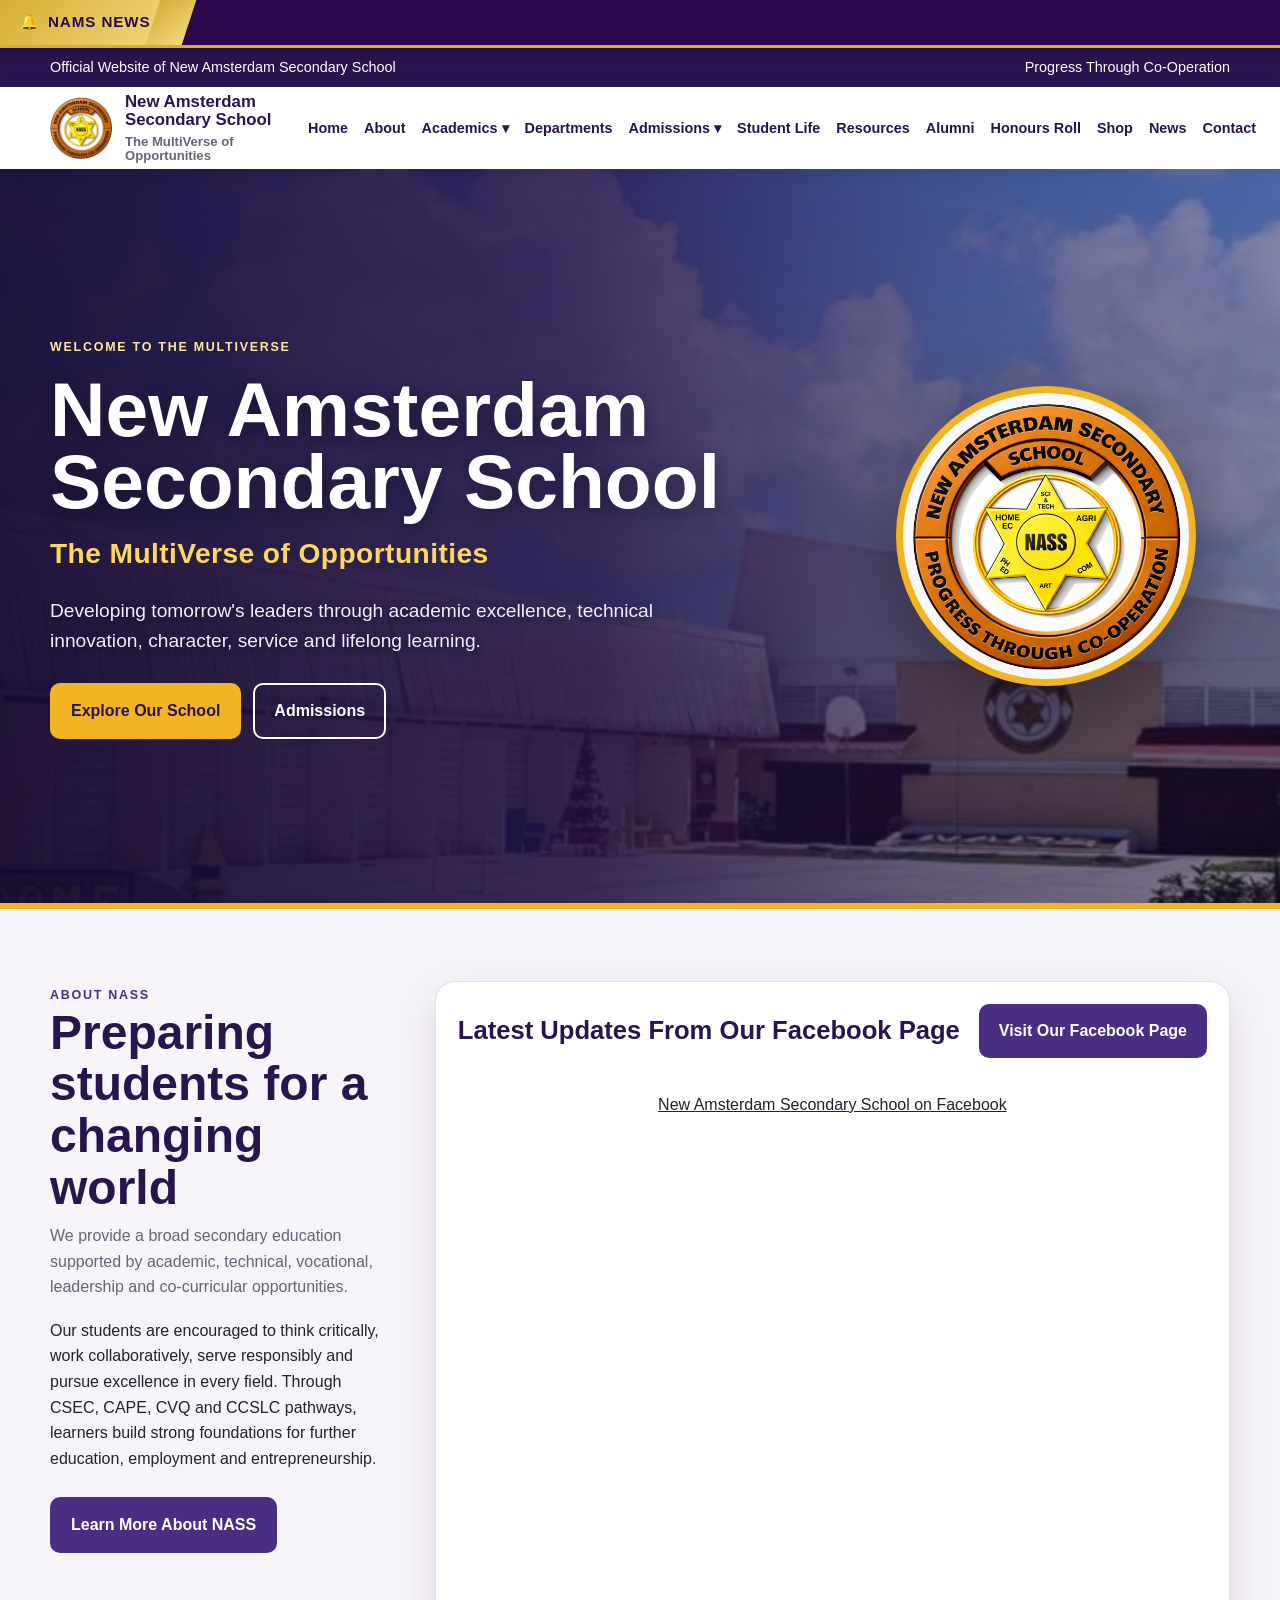
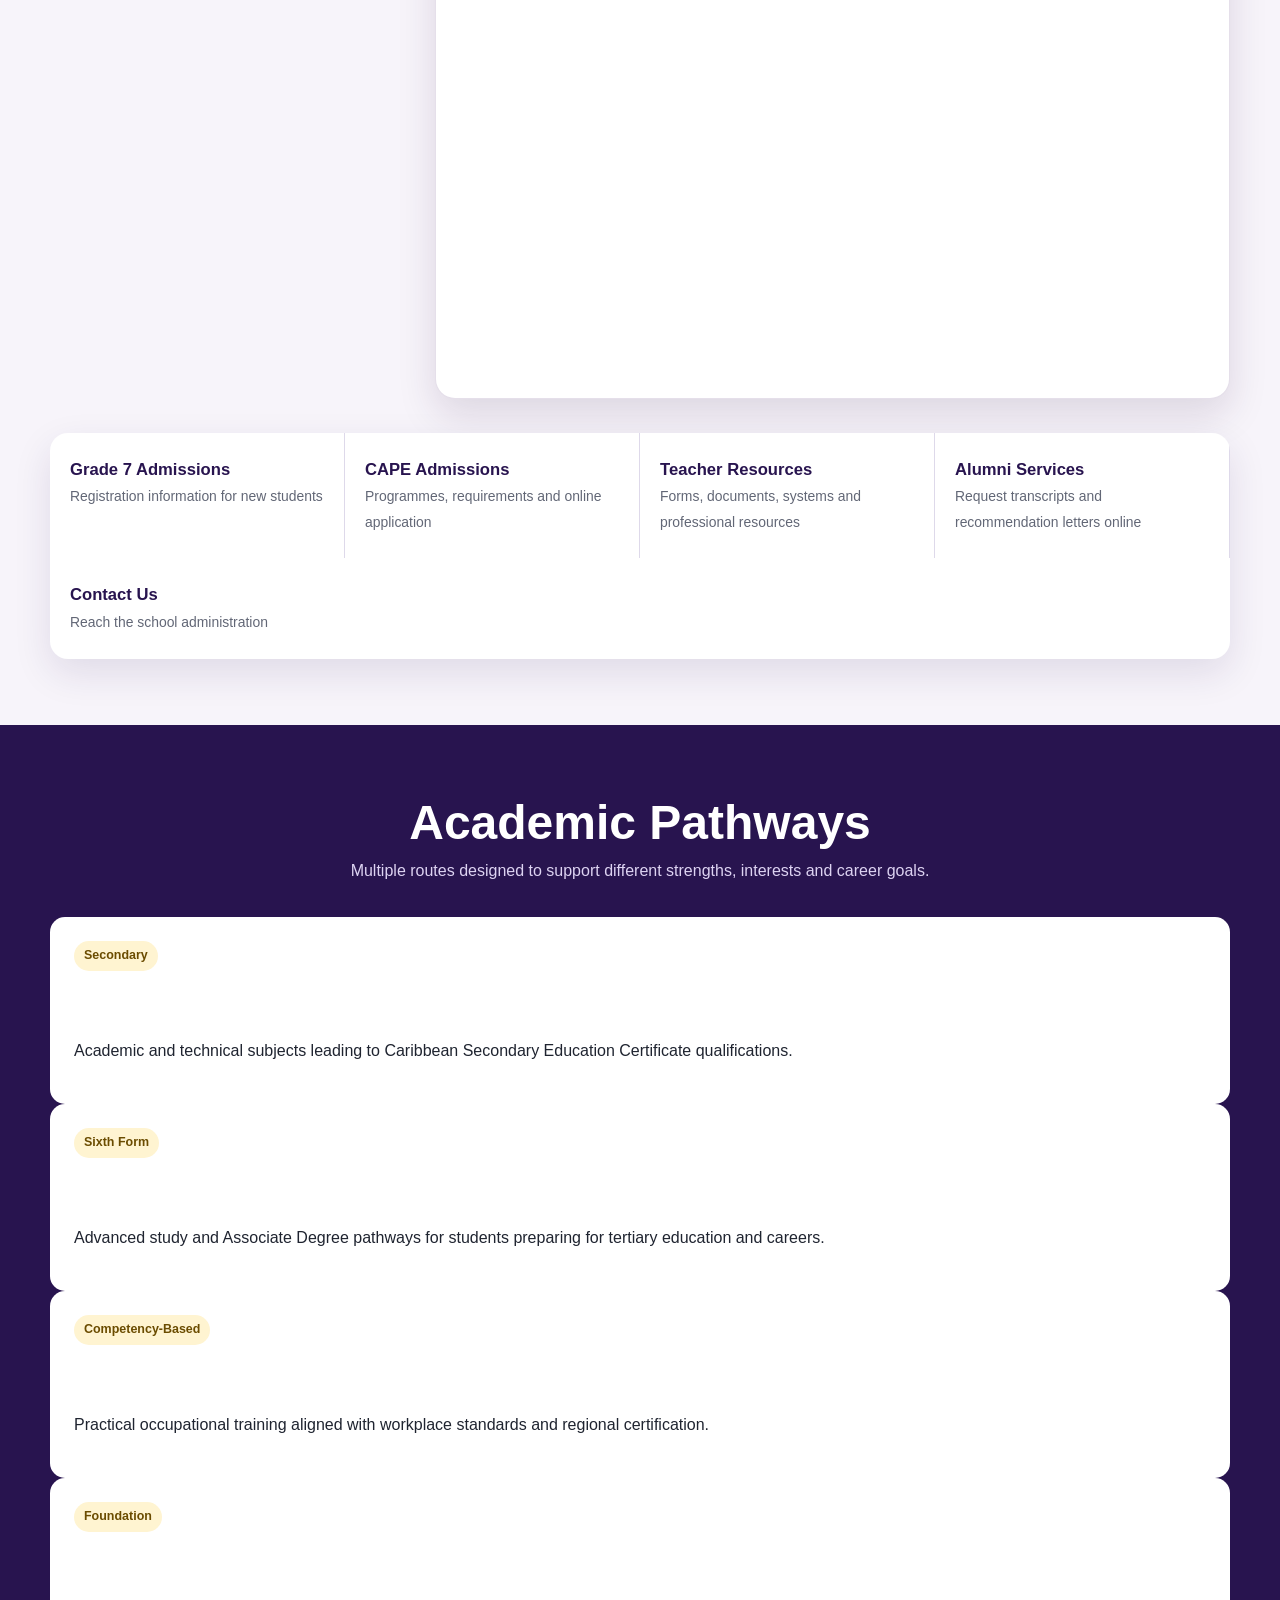
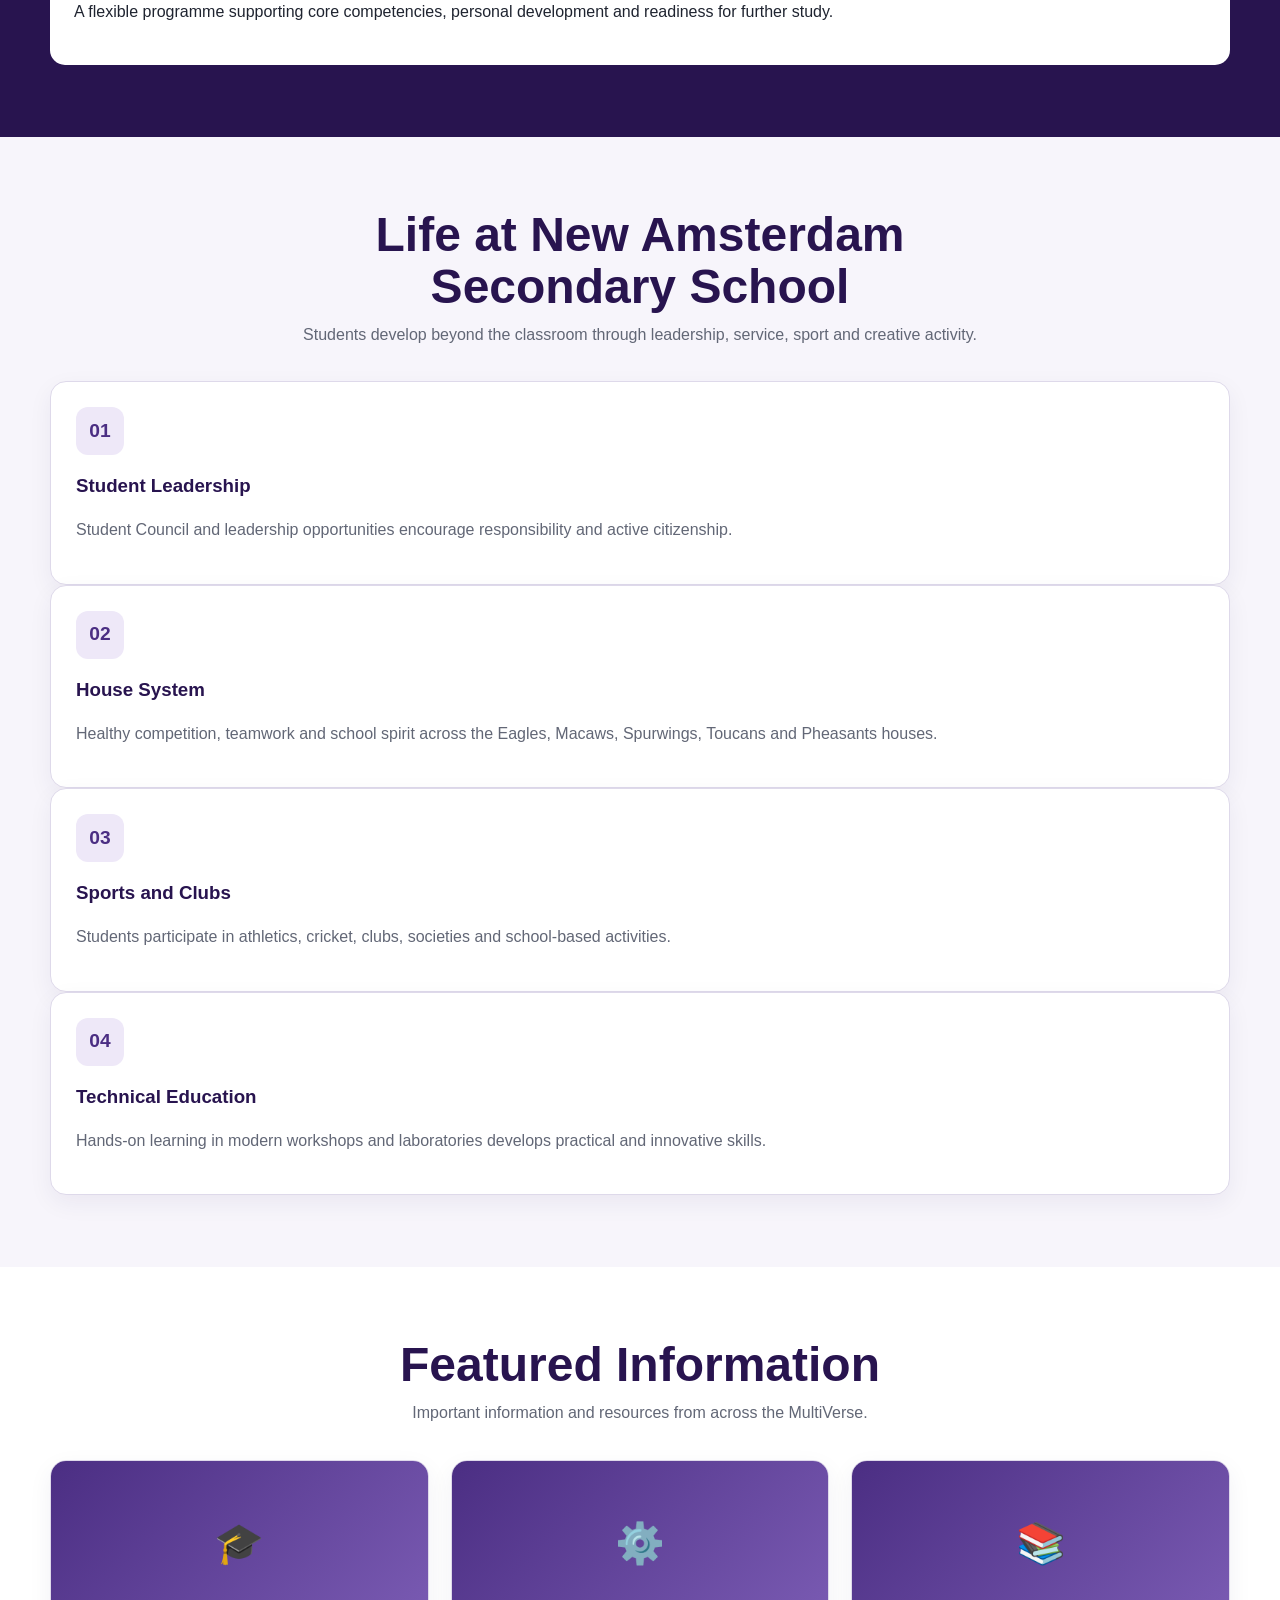
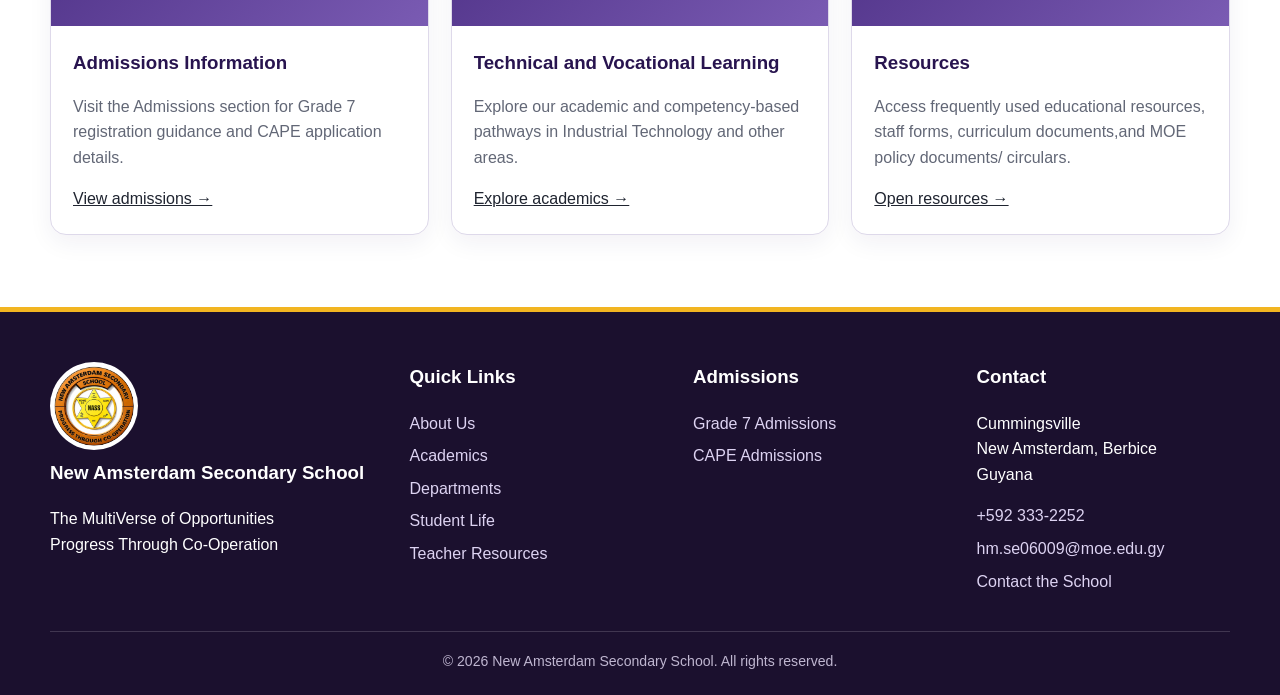
<file: index.html>
<!DOCTYPE html>
<html lang="en">

<head>
    <meta charset="UTF-8">

    <meta
        name="viewport"
        content="width=device-width, initial-scale=1"
    >

    <title>
        Home | New Amsterdam Secondary School
    </title>

 <meta
    name="description"
    content="Official website of New Amsterdam Secondary School in Guyana."
>

<link
    rel="canonical"
    href="https://newamsterdamsecondaryschool.org/"
>

<link
    rel="stylesheet"
    href="styles.css"
>
<script type="application/ld+json">
{
  "@context": "https://schema.org",
  "@type": "EducationalOrganization",
  "@id": "https://newamsterdamsecondaryschool.org/#organization",
  "name": "New Amsterdam Secondary School",
  "alternateName": [
    "New Amsterdam Secondary School - Multilateral",
    "NASS"
  ],
  "url": "https://newamsterdamsecondaryschool.org/",
  "logo": "https://newamsterdamsecondaryschool.org/nass-crest.png",
  "image": "https://newamsterdamsecondaryschool.org/school-layout.png",
  "description": "Official website of New Amsterdam Secondary School, Guyana. Offering secondary education, CAPE Associate Degree programmes, CVQ, CSEC, technical and vocational education, student life, admissions and official school news.",
  "telephone": "+592-333-2252",
  "email": "hm.se06009@moe.edu.gy",
  "slogan": "Progress Through Co-Operation",
  "foundingDate": "1975",
  "address": {
    "@type": "PostalAddress",
    "addressLocality": "New Amsterdam",
    "addressRegion": "Region 6",
    "addressCountry": "GY"
  },
  "sameAs": [
    "https://www.facebook.com/profile.php?id=100063543164388"
  ],
  "knowsAbout": [
    "Secondary Education",
    "CSEC",
    "CAPE",
    "CCSLC",
    "CVQ",
    "Co Curriculars",
    "Extra Curriculars",
    "Student Leadership"
  ]
}
</script>

<style>
    /* About + Facebook feature row */
    .about-facebook-section {
        background: #f7f4fa;
        padding: 72px 20px 34px;
    }

    .about-facebook-grid {
        display: grid;
        grid-template-columns: minmax(280px, 0.72fr) minmax(560px, 1.68fr);
        gap: 44px;
        align-items: start;
    }

    .about-facebook-copy .section-head {
        margin-bottom: 18px;
    }

    .about-facebook-copy > p {
        margin-bottom: 26px;
    }

    .facebook-panel {
        background: #ffffff;
        border: 1px solid rgba(76, 29, 109, 0.14);
        border-radius: 20px;
        box-shadow: 0 16px 38px rgba(43, 18, 61, 0.13);
        padding: 22px;
        min-width: 0;
    }

    .facebook-panel-head {
        display: flex;
        justify-content: space-between;
        align-items: center;
        gap: 18px;
        margin-bottom: 18px;
    }

    .facebook-panel-head h2 {
        margin: 0;
        color: var(--purple-dark);
        font-size: clamp(1.25rem, 2vw, 1.65rem);
    }

    .facebook-panel-head .btn {
        flex: 0 0 auto;
        white-space: nowrap;
        padding: 12px 18px;
    }

    .facebook-feed-wrap {
        width: 100%;
        overflow: hidden;
        border-radius: 14px;
        min-height: 900px;
        display: flex;
        justify-content: center;
        align-items: flex-start;
    }

    .facebook-feed-wrap .fb-page,
    .facebook-feed-wrap iframe {
        max-width: 100% !important;
    }

    .quick-after-social {
        background: #f7f4fa;
        padding: 0 20px 66px;
    }

    .quick-after-social .quick {
        margin-top: 0;
    }

    @media (max-width: 980px) {
        .about-facebook-grid {
            grid-template-columns: 1fr;
        }

        .facebook-panel {
            max-width: 760px;
            width: 100%;
            margin: 0 auto;
        }
    }

    @media (max-width: 600px) {
        .about-facebook-section {
            padding: 50px 12px 24px;
        }

        .quick-after-social {
            padding: 0 12px 48px;
        }

        .facebook-panel {
            padding: 14px;
            border-radius: 15px;
        }

        .facebook-panel-head {
            display: block;
        }

        .facebook-panel-head .btn {
            display: inline-flex;
            margin-top: 12px;
        }

        .facebook-feed-wrap {
            min-height: 900px;
        }
    }

    /* =========================================
       NAMS NEWS TICKER / ANNOUNCEMENT CRAWL
    ========================================= */
    .nams-news-ticker {
        width: 100%;
        min-height: 48px;
        display: flex;
        align-items: stretch;
        overflow: hidden;
        background: #2d074b;
        border-bottom: 3px solid #d4af37;
        box-shadow: 0 3px 10px rgba(0, 0, 0, 0.22);
        position: relative;
        z-index: 10000;
        cursor: default;
        user-select: none;
    }

    .nams-news-label {
        flex: 0 0 auto;
        display: flex;
        align-items: center;
        justify-content: center;
        gap: 8px;
        min-width: 150px;
        padding: 10px 20px;
        background: linear-gradient(135deg, #d4af37, #f3d87a);
        color: #2d074b;
        font-size: 0.95rem;
        font-weight: 900;
        letter-spacing: 0.06em;
        text-transform: uppercase;
        position: relative;
        z-index: 2;
        box-shadow: 5px 0 12px rgba(0, 0, 0, 0.18);
    }

    .nams-news-label::after {
        content: "";
        position: absolute;
        top: 0;
        right: -18px;
        width: 36px;
        height: 100%;
        background: inherit;
        transform: skewX(-18deg);
        z-index: -1;
    }

    .nams-news-window {
        flex: 1 1 auto;
        min-width: 0;
        overflow: hidden;
        display: flex;
        align-items: center;
        white-space: nowrap;
        pointer-events: none;
    }

    .nams-news-track {
        display: inline-flex;
        align-items: center;
        width: max-content;
        padding-left: 100%;
        animation: namsTickerScroll 24s linear infinite;
        will-change: transform;
    }

    .nams-news-message {
        display: inline-flex;
        align-items: center;
        gap: 12px;
        padding: 0 42px;
        color: #ffffff;
        font-size: 1rem;
        font-weight: 700;
        letter-spacing: 0.01em;
    }

    .nams-news-message strong {
        color: #f3d87a;
        font-weight: 900;
    }

    .nams-news-ticker:hover .nams-news-track {
        animation-play-state: paused;
    }

    @keyframes namsTickerScroll {
        from {
            transform: translateX(0);
        }

        to {
            transform: translateX(-100%);
        }
    }

    @media (max-width: 700px) {
        .nams-news-ticker {
            min-height: 44px;
        }

        .nams-news-label {
            min-width: 112px;
            padding: 9px 12px;
            font-size: 0.76rem;
            letter-spacing: 0.035em;
        }

        .nams-news-message {
            padding: 0 28px;
            font-size: 0.9rem;
        }

        .nams-news-track {
            animation-duration: 20s;
        }
    }

    @media (prefers-reduced-motion: reduce) {
        .nams-news-window {
            overflow-x: auto;
        }

        .nams-news-track {
            padding-left: 20px;
            animation: none;
        }
    }


    /* =========================================
       DESKTOP NAVIGATION COMPACTING
       Keeps the expanded menu clean on one line
    ========================================= */
    @media (min-width: 1100px) {
        .site-header .brand-row {
            gap: 16px;
        }

        .site-header .brand {
            flex: 0 1 300px;
            min-width: 235px;
        }

        .site-header .nav {
            gap: 2px;
            flex-wrap: nowrap;
            align-items: center;
            justify-content: flex-end;
        }

        .site-header .nav > a,
        .site-header .dropbtn {
            padding-left: 7px;
            padding-right: 7px;
            font-size: 0.9rem;
            white-space: nowrap;
        }

        .site-header .brand-name,
        .site-header .brand-tag {
            line-height: 1.08;
        }
    }

</style>

</head>

<body>

    <!-- FACEBOOK PAGE PLUGIN -->
    <div id="fb-root"></div>
    <script async defer crossorigin="anonymous"
        src="https://connect.facebook.net/en_US/sdk.js#xfbml=1&version=v23.0">
    </script>

    <a
        class="skip"
        href="#main"
    >
        Skip to content
    </a>


    <!-- NAMS NEWS TICKER -->
    <div
        class="nams-news-ticker"
        role="region"
        aria-label="Important school announcement"
    >
        <div class="nams-news-label">
            <span aria-hidden="true">🔔</span>
            NAMS News
        </div>

        <div class="nams-news-window">
            <div class="nams-news-track">
                <div class="nams-news-message">
                    <span aria-hidden="true">🎓</span>
                    <strong>WELCOME TO THE MultiVerse:</strong>
                    <span aria-hidden="true">•</span>
                    New Amsterdam Secondary School
                    <span aria-hidden="true">•</span>
                    Discover the MultiVerse of Opportunities
                    <span aria-hidden="true">💜💛</span>
                </div>
            </div>
        </div>
    </div>


    <!-- TOP INFORMATION BAR -->

    <div class="utility">

        <div class="container">

            <span>
                Official Website of New Amsterdam Secondary School
            </span>

            <span>
                Progress Through Co-Operation
            </span>

        </div>

    </div>

    <!-- HEADER AND NAVIGATION -->

    <header class="site-header">

        <div class="container brand-row">

            <a
                class="brand"
                href="index.html"
            >

                <img
                    src="nass-crest.png"
                    alt="New Amsterdam Secondary School crest"
                >

                <span class="brand-copy">

                    <span class="brand-name">
                        New Amsterdam Secondary School
                    </span>

                    <span class="brand-tag">
                        The MultiVerse of Opportunities
                    </span>

                </span>

            </a>

            <button
                class="nav-toggle"
                aria-expanded="false"
            >
                Menu
            </button>

            <nav
                class="nav"
                aria-label="Main navigation"
            >

                <a href="index.html">
                    Home
                </a>

                <a href="about.html">
                    About
                </a>

                <div class="dropdown">

                    <button class="dropbtn">
                        Academics ▾
                    </button>

                    <div class="dropdown-menu">

                        <a href="academics.html#foundation">
                            Foundation Programme
                        </a>

                        <a href="academics.html#streams of study">
                            Streams of Study
                        </a>

                        <a href="academics.html#csec">
                            CSEC
                        </a>

                        <a href="academics.html#cape">
                            CAPE
                        </a>

                        <a href="academics.html#cvq">
                            CVQ
                        </a>

                        <a href="academics.html#ccslc">
                            CCSLC
                        </a>

                    </div>

                </div>

                <a href="departments.html">
                    Departments
                </a>

                <div class="dropdown">

                    <button class="dropbtn">
                        Admissions ▾
                    </button>

                    <div class="dropdown-menu">

                        <a href="admissions.html">
                            Admissions Overview
                        </a>

                        <a href="grade7-admissions.html">
                            Grade 7 Admissions
                        </a>

                        <a href="cape-admissions.html">
                            CAPE Admissions
                        </a>

                    </div>

                </div>

                <a href="student-life.html">
                    Student Life
                </a>

                <a href="resources.html">
                    Resources
                </a>
                <a href="alumni.html">
                    Alumni
                </a>

                <a href="honours-roll.html">
                    Honours Roll
                </a>

                <a href="shop.html">
                    Shop
                </a>
                <a href="news.html">
                    News
                </a>

                <a href="contact.html">
                    Contact
                </a>

            </nav>

        </div>

    </header>

    <main id="main">

        <!-- HERO SECTION -->

        <section class="hero">

            <div class="container hero-grid">

                <div class="hero-copy">

                    <span class="eyebrow">
                        Welcome to the MultiVerse
                    </span>

                    <h1>
                        New Amsterdam
                        <br>
                        Secondary School
                    </h1>

                    <p class="hero-tagline">
                        The MultiVerse of Opportunities
                    </p>

                    <p class="hero-intro">
                        Developing tomorrow's leaders through academic
                        excellence, technical innovation, character,
                        service and lifelong learning.
                    </p>

                    <div class="actions">

                        <a
                            class="btn btn-primary"
                            href="about.html"
                        >
                            Explore Our School
                        </a>

                        <a
                            class="btn btn-light"
                            href="admissions.html"
                        >
                            Admissions
                        </a>

                    </div>

                </div>

                <div class="hero-crest">

                    <img
                        src="nass-crest.png"
                        alt="New Amsterdam Secondary School crest"
                    >

                </div>

            </div>

        </section>

        <!-- ABOUT + LATEST FACEBOOK UPDATES -->

        <section class="about-facebook-section">

            <div class="container about-facebook-grid">

                <div class="about-facebook-copy">

                    <div class="section-head left">

                        <span
                            class="eyebrow"
                            style="color: var(--purple);"
                        >
                            About NASS
                        </span>

                        <h2>
                            Preparing students for a changing world
                        </h2>

                        <p>
                            We provide a broad secondary education supported by
                            academic, technical, vocational, leadership and
                            co-curricular opportunities.
                        </p>

                    </div>

                    <p>
                        Our students are encouraged to think critically, work
                        collaboratively, serve responsibly and pursue excellence
                        in every field. Through CSEC, CAPE, CVQ and CCSLC pathways,
                        learners build strong foundations for further education,
                        employment and entrepreneurship.
                    </p>

                    <a
                        class="btn btn-purple"
                        href="about.html"
                    >
                        Learn More About NASS
                    </a>

                </div>

                <div class="facebook-panel">

                    <div class="facebook-panel-head">

                        <h2>
                            Latest Updates From Our Facebook Page
                        </h2>

                        <a
                            class="btn btn-purple"
                            href="https://www.facebook.com/profile.php?id=100063543164388"
                            target="_blank"
                            rel="noopener noreferrer"
                        >
                            Visit Our Facebook Page
                        </a>

                    </div>

                    <div class="facebook-feed-wrap">

                        <div
                            class="fb-page"
                            data-href="https://www.facebook.com/profile.php?id=100063543164388"
                            data-tabs="timeline"
                            data-width="700"
                            data-height="900"
                            data-small-header="true"
                            data-adapt-container-width="true"
                            data-hide-cover="true"
                            data-show-facepile="false"
                        >

                            <blockquote
                                cite="https://www.facebook.com/profile.php?id=100063543164388"
                                class="fb-xfbml-parse-ignore"
                            >
                                <a href="https://www.facebook.com/profile.php?id=100063543164388">
                                    New Amsterdam Secondary School on Facebook
                                </a>
                            </blockquote>

                        </div>

                    </div>

                </div>

            </div>

        </section>

        <!-- QUICK LINKS -->

        <div class="quick-after-social">

            <div class="container quick">

                <div class="quick-grid">

                    <a href="grade7-admissions.html">

                        <strong>
                            Grade 7 Admissions
                        </strong>

                        <span>
                            Registration information for new students
                        </span>

                    </a>

                    <a href="cape-admissions.html">

                        <strong>
                            CAPE Admissions
                        </strong>

                        <span>
                            Programmes, requirements and online application
                        </span>

                    </a>

                    <a href="resources.html">

                        <strong>
                            Teacher Resources
                        </strong>

                        <span>
                            Forms, documents, systems and professional resources
                        </span>

                    </a>

                    <a href="alumni.html">

                        <strong>
                            Alumni Services
                        </strong>

                        <span>
                            Request transcripts and recommendation letters online
                        </span>

                    </a>

                    <a href="contact.html">

                        <strong>
                            Contact Us
                        </strong>

                        <span>
                            Reach the school administration
                        </span>

                    </a>

                </div>

            </div>

        </div>

        <!-- ACADEMIC PATHWAYS -->

        <section class="purple-band">

            <div class="container">

                <div class="section-head">

                    <h2>
                        Academic Pathways
                    </h2>

                    <p>
                        Multiple routes designed to support different
                        strengths, interests and career goals.
                    </p>

                </div>

                <div class="grid-4">

                    <div class="programme-card">

                        <span class="label">
                            Secondary
                        </span>

                        <h3>
                            CSEC
                        </h3>

                        <p>
                            Academic and technical subjects leading to
                            Caribbean Secondary Education Certificate
                            qualifications.
                        </p>

                    </div>

                    <div class="programme-card">

                        <span class="label">
                            Sixth Form
                        </span>

                        <h3>
                            CAPE
                        </h3>

                        <p>
                            Advanced study and Associate Degree pathways
                            for students preparing for tertiary education
                            and careers.
                        </p>

                    </div>

                    <div class="programme-card">

                        <span class="label">
                            Competency-Based
                        </span>

                        <h3>
                            CVQ
                        </h3>

                        <p>
                            Practical occupational training aligned with
                            workplace standards and regional certification.
                        </p>

                    </div>

                    <div class="programme-card">

                        <span class="label">
                            Foundation
                        </span>

                        <h3>
                            CCSLC
                        </h3>

                        <p>
                            A flexible programme supporting core
                            competencies, personal development and
                            readiness for further study.
                        </p>

                    </div>

                </div>

            </div>

        </section>

        <!-- STUDENT LIFE -->

        <section>

            <div class="container">

                <div class="section-head">

                    <h2>
                        Life at New Amsterdam Secondary School 
                    </h2>

                    <p>
                        Students develop beyond the classroom through
                        leadership, service, sport and creative activity.
                    </p>

                </div>

                <div class="grid-4">

                    <div class="card">

                        <div class="icon">
                            01
                        </div>

                        <h3>
                            Student Leadership
                        </h3>

                        <p>
                            Student Council and leadership opportunities
                            encourage responsibility and active citizenship.
                        </p>

                    </div>

                    <div class="card">

                        <div class="icon">
                            02
                        </div>

                        <h3>
                            House System
                        </h3>

                        <p>
                            Healthy competition, teamwork and school spirit
                            across the Eagles, Macaws, Spurwings, Toucans and
                            Pheasants houses.
                        </p>

                    </div>

                    <div class="card">

                        <div class="icon">
                            03
                        </div>

                        <h3>
                            Sports and Clubs
                        </h3>

                        <p>
                            Students participate in athletics, cricket,
                            clubs, societies and school-based activities.
                        </p>

                    </div>

                    <div class="card">

                        <div class="icon">
                            04
                        </div>

                        <h3>
                            Technical Education
                        </h3>

                        <p>
                            Hands-on learning in modern workshops and
                            laboratories develops practical and innovative
                            skills.
                        </p>

                    </div>

                </div>

            </div>

        </section>

        <!-- FEATURED INFORMATION -->

        <section style="background: #ffffff;">

            <div class="container">

                <div class="section-head">

                    <h2>
                        Featured Information 
                    </h2>

                    <p>
                        Important information and resources from across
                        the MultiVerse.
                    </p>

                </div>

                <div class="grid-3">

                    <article class="card news-card">

                        <div class="news-visual">
                            🎓
                        </div>

                        <div class="news-body">

                            <h3>
                                Admissions Information
                            </h3>

                            <p>
                                Visit the Admissions section for Grade 7
                                registration guidance and CAPE application
                                details.
                            </p>

                            <a href="admissions.html">
                                View admissions →
                            </a>

                        </div>

                    </article>

                    <article class="card news-card">

                        <div class="news-visual">
                            ⚙️
                        </div>

                        <div class="news-body">

                            <h3>
                                Technical and Vocational Learning
                            </h3>

                            <p>
                                Explore our academic and competency-based
                                pathways in Industrial Technology and other
                                areas.
                            </p>

                            <a href="academics.html">
                                Explore academics →
                            </a>

                        </div>

                    </article>

                    <article class="card news-card">

                        <div class="news-visual">
                            📚
                        </div>

                        <div class="news-body">

                            <h3>
                                Resources
                            </h3>

                            <p>
                                Access frequently used educational resources, staff forms,
                                curriculum documents,and
                                MOE policy documents/ circulars.
                            </p>

                            <a href="resources.html">
                                Open resources →
                            </a>

                        </div>

                    </article>

                </div>

            </div>

        </section>
    </main>

    <!-- FOOTER -->

    <footer class="footer">

        <div class="container">

            <div class="footer-grid">

                <div>

                    <img
                        src="nass-crest.png"
                        alt="New Amsterdam Secondary School crest"
                        style="
                            width: 88px;
                            background: white;
                            border-radius: 50%;
                            padding: 4px;
                        "
                    >

                    <h3>
                        New Amsterdam Secondary School
                    </h3>

                    <p>
                        The MultiVerse of Opportunities
                        <br>
                        Progress Through Co-Operation
                    </p>

                </div>

                <div>

                    <h3>
                        Quick Links
                    </h3>

                    <a href="about.html">
                        About Us
                    </a>

                    <a href="academics.html">
                        Academics
                    </a>

                    <a href="departments.html">
                        Departments
                    </a>

                    <a href="student-life.html">
                        Student Life
                    </a>

                    <a href="resources.html">
                        Teacher Resources
                    </a>

                </div>

                <div>

                    <h3>
                        Admissions
                    </h3>

                    <a href="grade7-admissions.html">
                        Grade 7 Admissions
                    </a>

                    <a href="cape-admissions.html">
                        CAPE Admissions
                    </a>

                </div>

                <div>

                    <h3>
                        Contact
                    </h3>

                    <p>
                        Cummingsville
                        <br>
                        New Amsterdam, Berbice
                        <br>
                        Guyana
                    </p>

                    <a href="tel:+5923332252">
                        +592 333-2252
                    </a>

                    <a href="mailto:hm.se06009@moe.edu.gy">
                        hm.se06009@moe.edu.gy
                    </a>

                    <a href="contact.html">
                        Contact the School
                    </a>

                </div>

            </div>

            <div class="footer-bottom">

                ©
                <span data-year></span>
                New Amsterdam Secondary School.
                All rights reserved.

            </div>

        </div>

    </footer>

    <script src="script.js"></script>

</body>

</html>
</file>
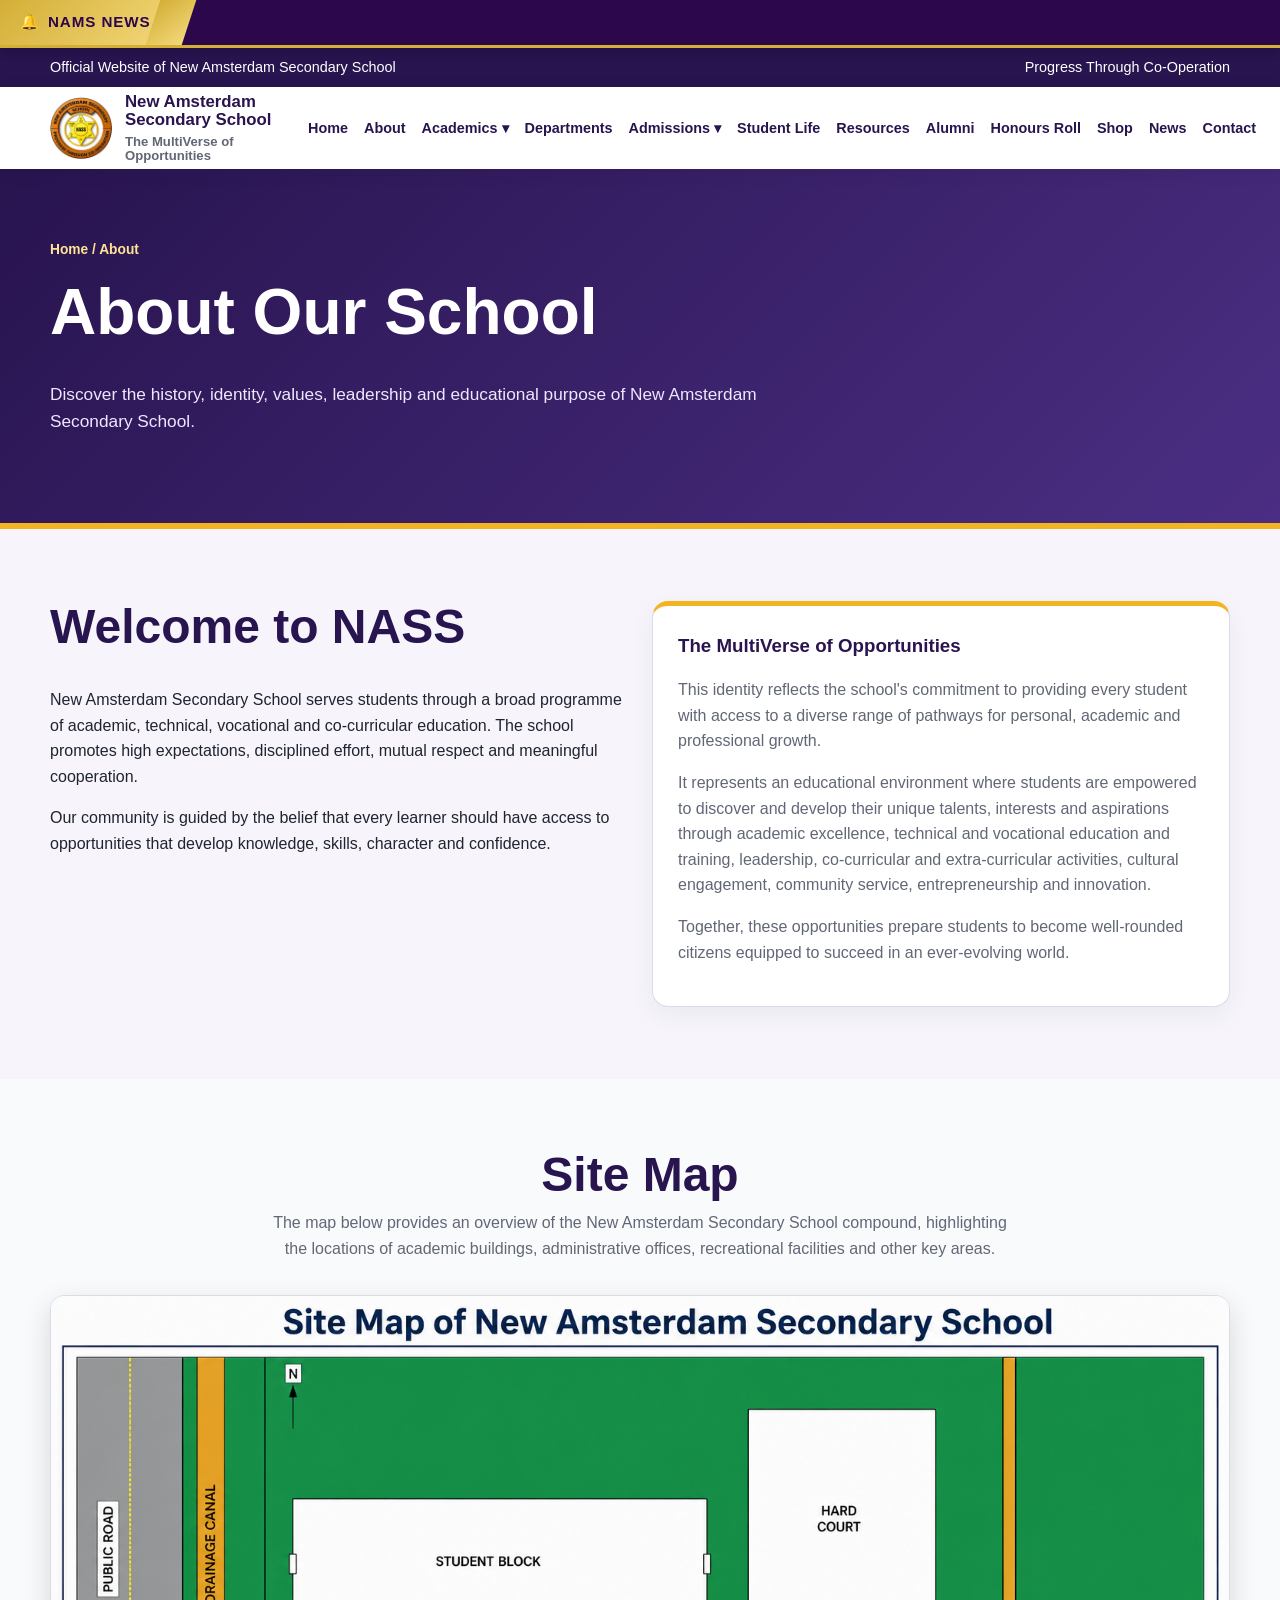
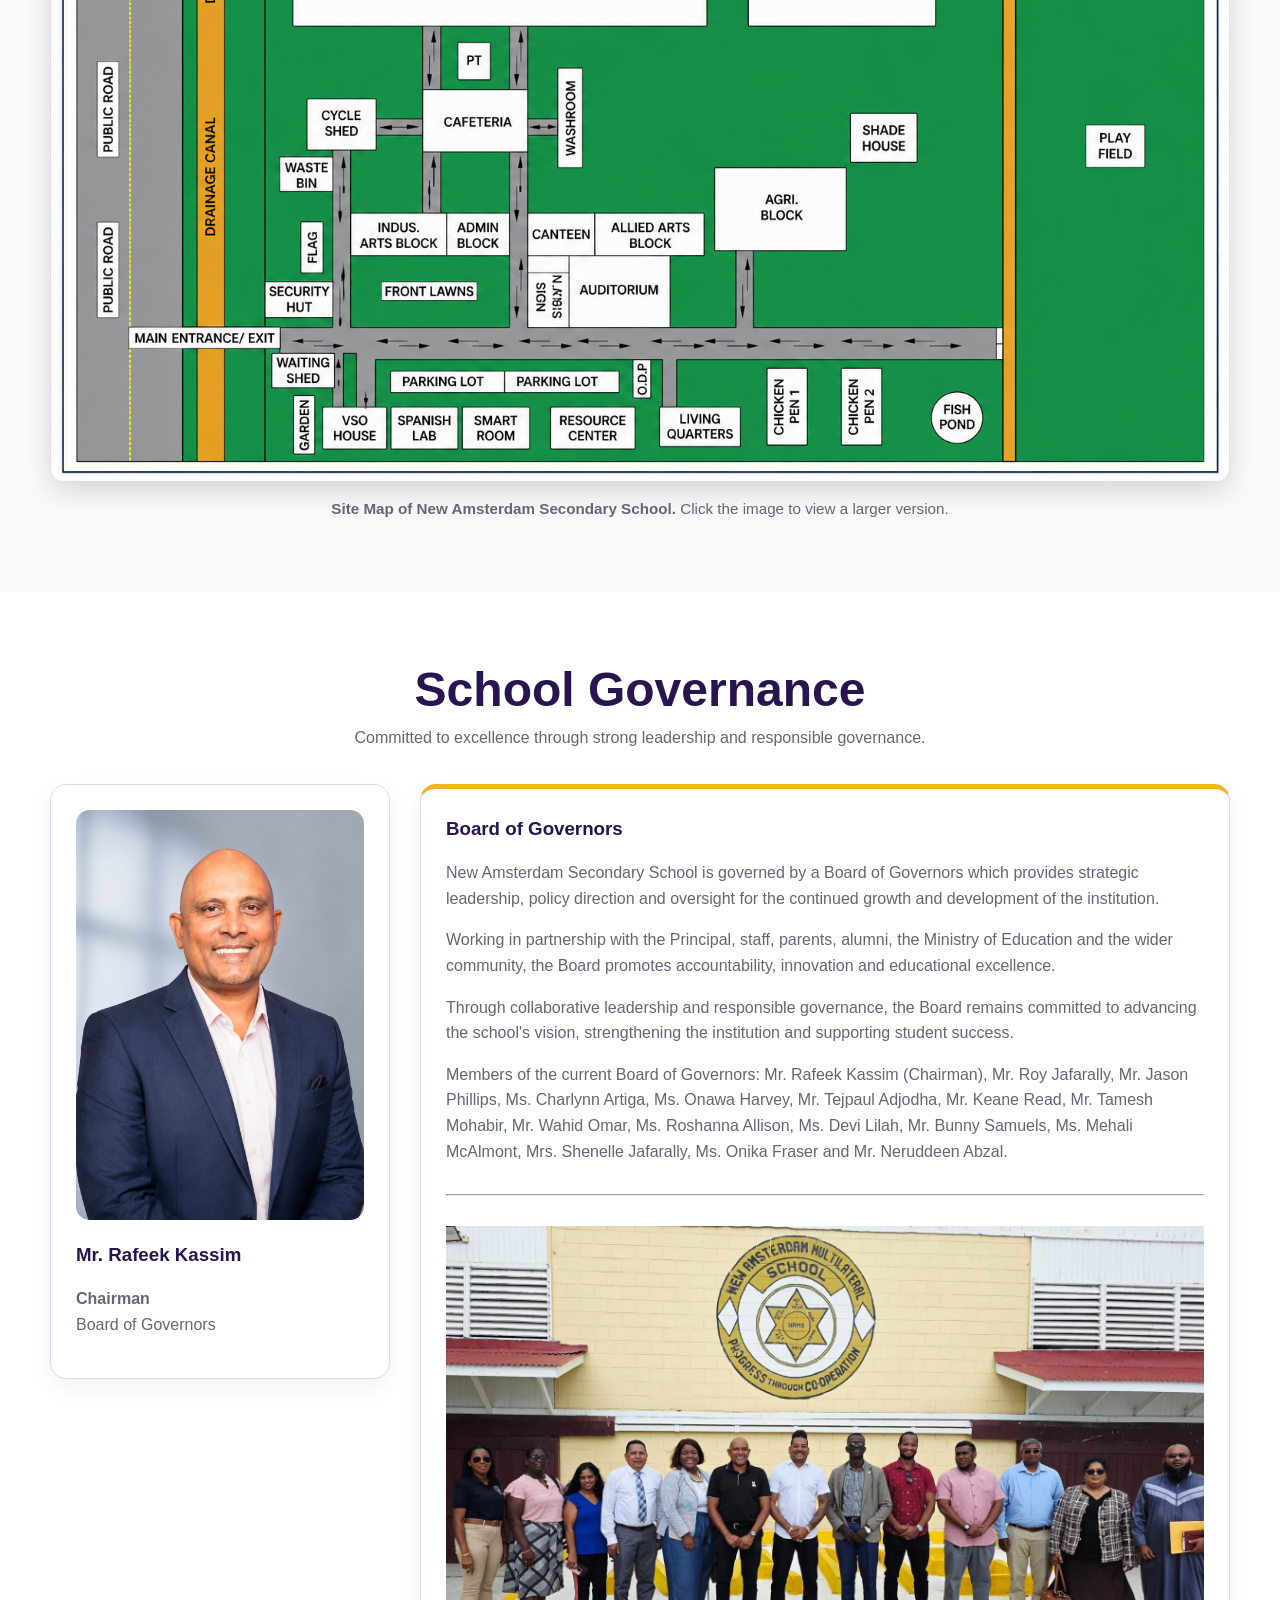
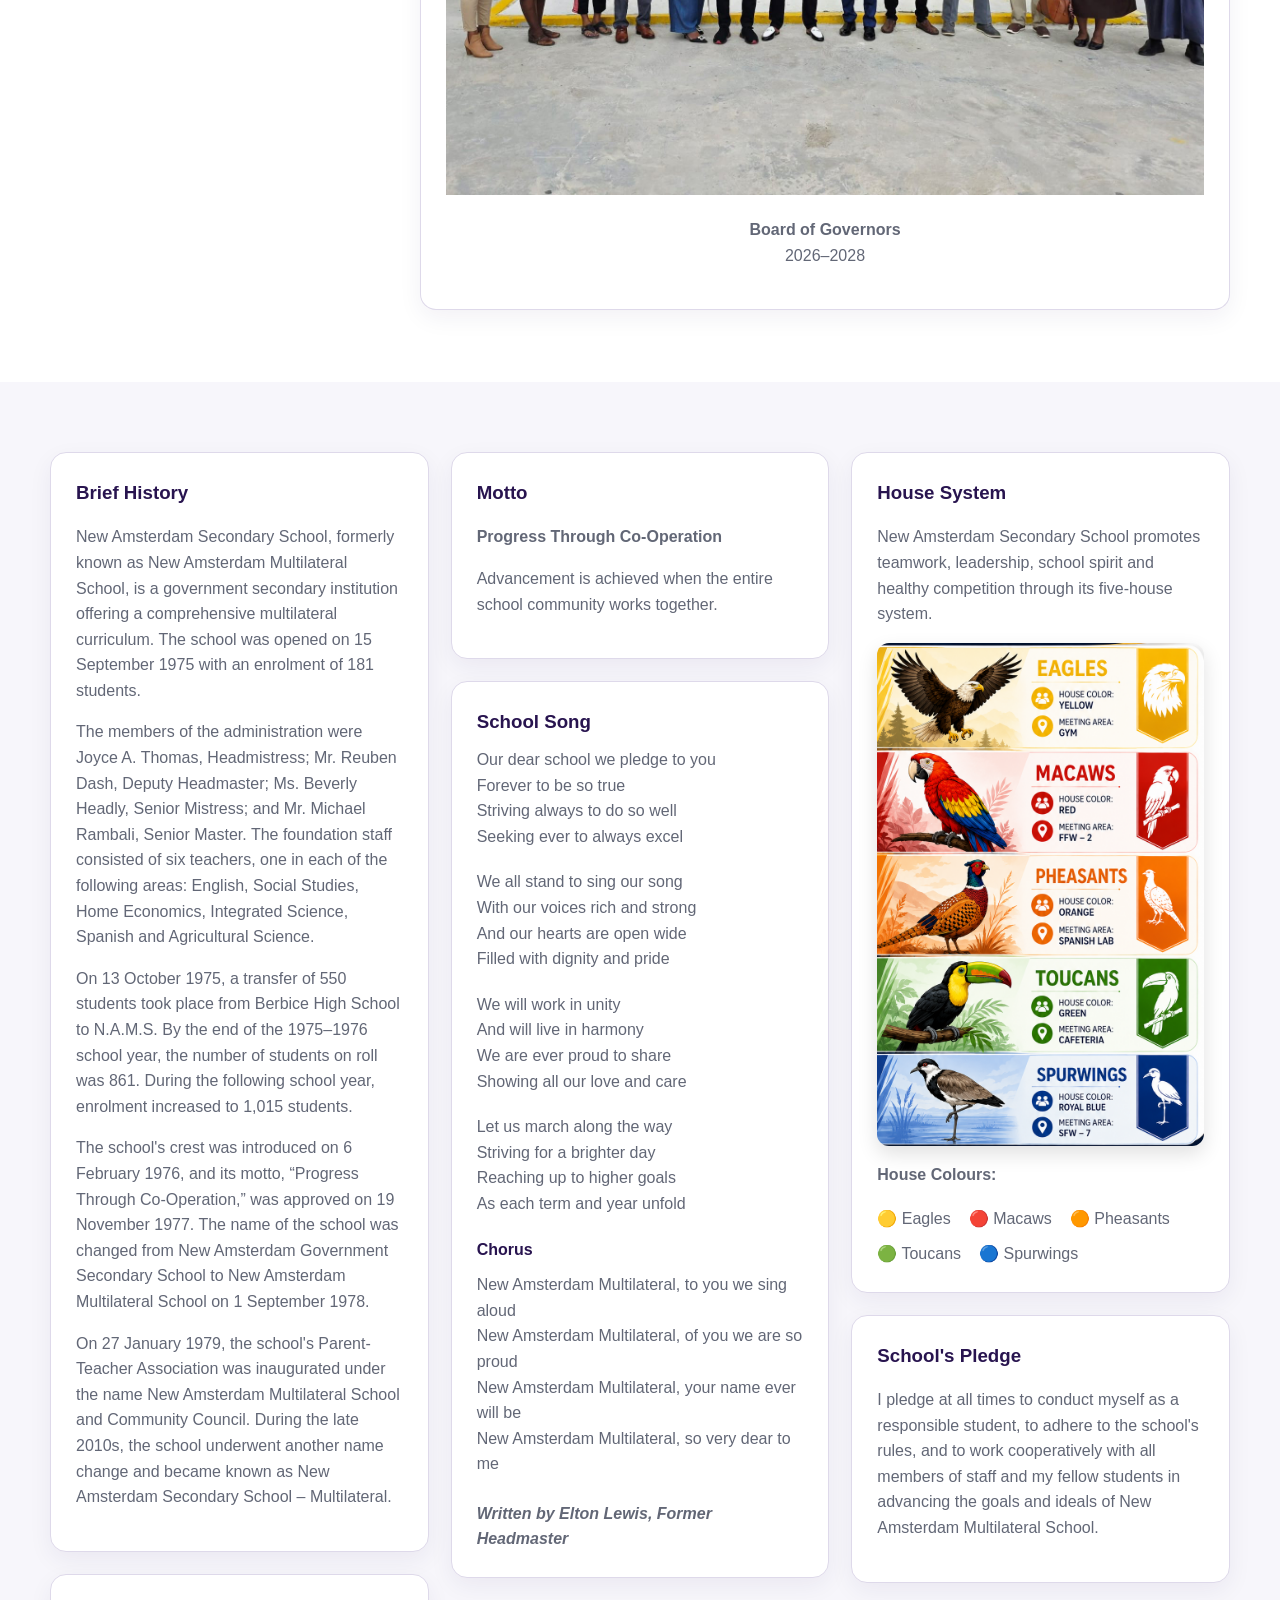
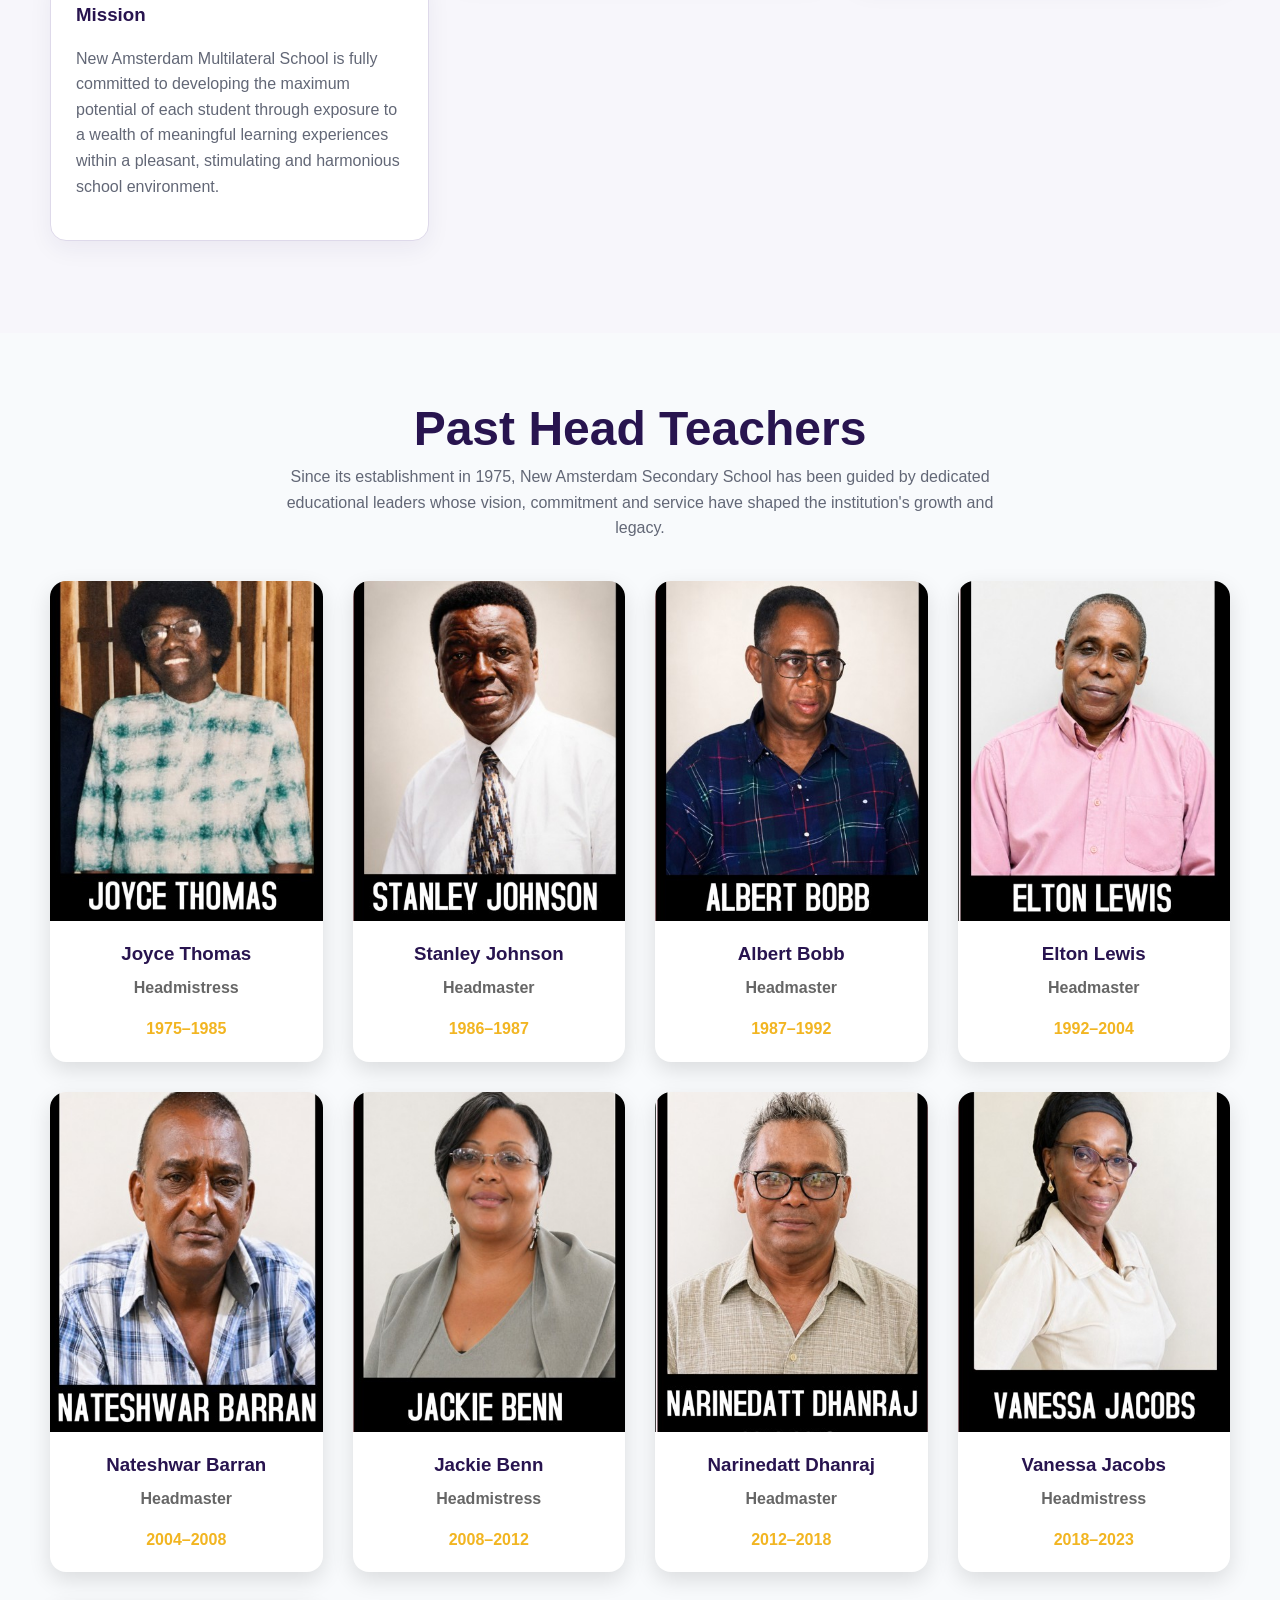
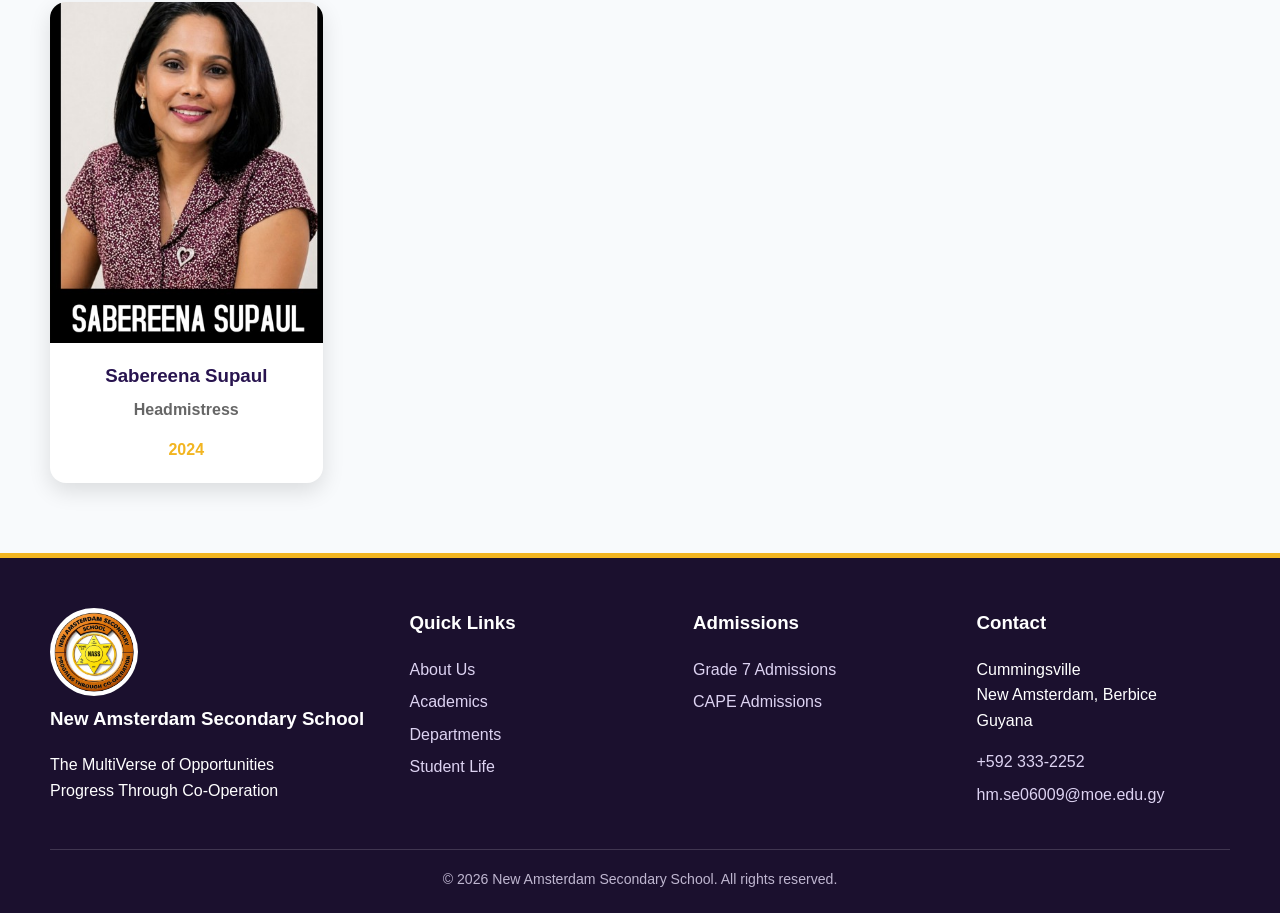
<file: about.html>
<!DOCTYPE html>
<html lang="en">

<head>
  <meta charset="UTF-8">

  <meta
    name="viewport"
    content="width=device-width, initial-scale=1"
  >

  <title>About Us | New Amsterdam Secondary School</title>

  <meta
    name="description"
    content="Learn about New Amsterdam Secondary School."
  >

  <link rel="stylesheet" href="styles.css">

  <style>
    .brand-copy {
      display: flex;
      flex-direction: column;
      align-items: flex-start;
      min-width: 0;
      line-height: 1.15;
    }

    .brand-name,
    .brand-tag {
      display: block;
      width: 100%;
    }

    .brand-tag {
      margin-top: 5px;
    }

    .welcome-layout,
    .about-grid {
      align-items: start;
    }

    .governance-section {
      background: #fff;
    }

    .governance-layout {
      display: grid;
      grid-template-columns: 340px minmax(0, 1fr);
      gap: 30px;
      align-items: start;
    }

    .chairman-card,
    .governance-text {
      align-self: start;
      height: auto;
      min-width: 0;
    }

    .chairman-photo {
      width: 100%;
      height: 410px;
      object-fit: cover;
      object-position: center top;
      display: block;
      border-radius: 14px;
      margin-bottom: 20px;
    }

    .school-song p {
      margin: 0 0 20px;
    }

    .school-song h4 {
      margin: 8px 0 10px;
      color: var(--purple-dark);
    }

    .song-credit {
      margin-top: 24px;
      color: var(--muted);
      font-style: italic;
      font-weight: 700;
    }

    .house-card img {
      width: 100%;
      display: block;
      margin-top: 16px;
      border-radius: 12px;
      box-shadow: 0 8px 20px rgba(0, 0, 0, 0.12);
    }

    .house-colours {
      display: flex;
      flex-wrap: wrap;
      gap: 10px 18px;
      margin-top: 18px;
    }

    .house-colours span {
      white-space: nowrap;
      color: var(--muted);
    }

    /* School Information masonry layout */
    .school-information-section {
      padding: 70px 0;
      background: #f7f6fb;
    }

    .school-information-masonry {
      column-count: 3;
      column-gap: 22px;
    }

    .school-information-masonry .card {
      display: inline-block;
      width: 100%;
      margin: 0 0 22px;
      break-inside: avoid;
      -webkit-column-break-inside: avoid;
      page-break-inside: avoid;
      vertical-align: top;
      box-sizing: border-box;
    }

    @media (max-width: 950px) {
      .school-information-masonry {
        column-count: 2;
      }
    }

    @media (max-width: 650px) {
      .school-information-masonry {
        column-count: 1;
      }
    }


    @media (max-width: 760px) {
      .governance-layout {
        grid-template-columns: 1fr;
      }

      .chairman-photo {
        height: auto;
        aspect-ratio: 4 / 5;
      }
    }


    /* NAMS NEWS TICKER */

    .nams-news-ticker {
      width: 100%;
      min-height: 48px;
      display: flex;
      align-items: stretch;
      overflow: hidden;
      background: #2d074b;
      border-bottom: 3px solid #d4af37;
      box-shadow: 0 3px 10px rgba(0, 0, 0, 0.22);
      position: relative;
      z-index: 10000;
      cursor: default;
      user-select: none;
    }

    .nams-news-label {
      flex: 0 0 auto;
      display: flex;
      align-items: center;
      justify-content: center;
      gap: 8px;
      min-width: 150px;
      padding: 10px 20px;
      background: linear-gradient(135deg, #d4af37, #f3d87a);
      color: #2d074b;
      font-size: 0.95rem;
      font-weight: 900;
      letter-spacing: 0.06em;
      text-transform: uppercase;
      position: relative;
      z-index: 2;
      box-shadow: 5px 0 12px rgba(0, 0, 0, 0.18);
    }

    .nams-news-label::after {
      content: "";
      position: absolute;
      top: 0;
      right: -18px;
      width: 36px;
      height: 100%;
      background: inherit;
      transform: skewX(-18deg);
      z-index: -1;
    }

    .nams-news-window {
      flex: 1 1 auto;
      min-width: 0;
      overflow: hidden;
      display: flex;
      align-items: center;
      white-space: nowrap;
      pointer-events: none;
    }

    .nams-news-track {
      display: inline-flex;
      align-items: center;
      width: max-content;
      padding-left: 100%;
      animation: namsTickerScroll 24s linear infinite;
      will-change: transform;
    }

    .nams-news-message {
      display: inline-flex;
      align-items: center;
      gap: 12px;
      padding: 0 42px;
      color: #ffffff;
      font-size: 1rem;
      font-weight: 700;
      letter-spacing: 0.01em;
    }

    .nams-news-message strong {
      color: #f3d87a;
      font-weight: 900;
    }

    .nams-news-ticker:hover .nams-news-track {
      animation-play-state: paused;
    }

    @keyframes namsTickerScroll {
      from {
        transform: translateX(0);
      }

      to {
        transform: translateX(-100%);
      }
    }

    @media (max-width: 700px) {
      .nams-news-ticker {
        min-height: 44px;
      }

      .nams-news-label {
        min-width: 112px;
        padding: 9px 12px;
        font-size: 0.76rem;
        letter-spacing: 0.035em;
      }

      .nams-news-message {
        padding: 0 28px;
        font-size: 0.9rem;
      }
    }

  </style>

<style>
@media (min-width:1100px){
  .site-header .brand-row{gap:16px}
  .site-header .brand{flex:0 1 300px;min-width:235px}
  .site-header .nav{gap:2px;flex-wrap:nowrap;align-items:center;justify-content:flex-end}
  .site-header .nav>a,.site-header .dropbtn{padding-left:7px;padding-right:7px;font-size:.9rem;white-space:nowrap}
  .site-header .brand-name,.site-header .brand-tag{line-height:1.08}
}
</style>

</head>

<body>

  <a class="skip" href="#main">Skip to content</a>


  <!-- NAMS NEWS TICKER -->

  <div class="nams-news-ticker" role="region" aria-label="Important school announcement">
    <div class="nams-news-label">
      <span aria-hidden="true">🔔</span>
      NAMS News
    </div>

    <div class="nams-news-window">
      <div class="nams-news-track">
        <div class="nams-news-message">
          <span aria-hidden="true">🎓</span>
          <strong>WELCOME TO THE MultiVerse:</strong>
          <span aria-hidden="true">•</span>
          Discover the MultiVerse of Opportunities
          <span aria-hidden="true">💜💛</span>
        </div>
      </div>
    </div>
  </div>

  <div class="utility">
    <div class="container">
      <span>Official Website of New Amsterdam Secondary School</span>
      <span>Progress Through Co-Operation</span>
    </div>
  </div>

  <header class="site-header">
    <div class="container brand-row">

      <a class="brand" href="index.html">
        <img
          src="nass-crest.png"
          alt="New Amsterdam Secondary School crest"
        >

        <span class="brand-copy">
          <span class="brand-name">
            New Amsterdam Secondary School
          </span>

          <span class="brand-tag">
            The MultiVerse of Opportunities
          </span>
        </span>
      </a>

      <button
        class="nav-toggle"
        aria-expanded="false"
        aria-label="Open navigation menu"
      >
        Menu
      </button>

      <nav class="nav" aria-label="Main navigation">

        <a href="index.html">Home</a>

        <a href="about.html">About</a>

        <div class="dropdown">
          <button class="dropbtn">
            Academics ▾
          </button>

          <div class="dropdown-menu">
            <a href="academics.html#foundation">
              Foundation Programme
            </a>

            <a href="academics.html#streams-of-study">
              Streams of Study
            </a>

            <a href="academics.html#csec">CSEC</a>
            <a href="academics.html#cape">CAPE</a>
            <a href="academics.html#cvq">CVQ</a>
            <a href="academics.html#ccslc">CCSLC</a>
          </div>
        </div>

        <a href="departments.html">Departments</a>

        <div class="dropdown">
          <button class="dropbtn">
            Admissions ▾
          </button>

          <div class="dropdown-menu">
            <a href="admissions.html">
              Admissions Overview
            </a>

            <a href="grade7-admissions.html">
              Grade 7 Admissions
            </a>

            <a href="cape-admissions.html">
              CAPE Admissions
            </a>
          </div>
        </div>

        <a href="student-life.html">Student Life</a>

        <a href="resources.html">Resources</a>
                <a href="alumni.html">Alumni</a>
                <a href="honours-roll.html">Honours Roll</a>

        <a href="shop.html">Shop</a>

        <a href="news.html">News</a>

        <a href="contact.html">Contact</a>

      </nav>
    </div>
  </header>

  <main id="main">

    <!-- Page Hero -->
    <section class="page-hero">
      <div class="container">

        <div class="breadcrumbs">
          Home / About
        </div>

        <h1>About Our School</h1>

        <p>
          Discover the history, identity, values, leadership and
          educational purpose of New Amsterdam Secondary School.
        </p>

      </div>
    </section>

    <!-- Welcome Section -->
    <section class="welcome-section">
      <div class="container grid-2 welcome-layout">

        <div>
          <div class="section-head left">
            <h2>Welcome to NASS</h2>
          </div>

          <p>
            New Amsterdam Secondary School serves students through a
            broad programme of academic, technical, vocational and
            co-curricular education. The school promotes high
            expectations, disciplined effort, mutual respect and
            meaningful cooperation.
          </p>

          <p>
            Our community is guided by the belief that every learner
            should have access to opportunities that develop knowledge,
            skills, character and confidence.
          </p>
        </div>

        <div class="card accent-card">

          <h3>The MultiVerse of Opportunities</h3>

          <p>
            This identity reflects the school's commitment to providing
            every student with access to a diverse range of pathways for
            personal, academic and professional growth.
          </p>

          <p>
            It represents an educational environment where students are
            empowered to discover and develop their unique talents,
            interests and aspirations through academic excellence,
            technical and vocational education and training, leadership,
            co-curricular and extra-curricular activities, cultural
            engagement, community service, entrepreneurship and
            innovation.
          </p>

          <p>
            Together, these opportunities prepare students to become
            well-rounded citizens equipped to succeed in an ever-evolving
            world.
          </p>

        </div>
      </div>
    </section>

    <!-- Site Map Section -->
    <section class="site-map-section">
      <div class="container">

        <div class="section-head">

          <h2>Site Map</h2>

          <p>
            The map below provides an overview of the New Amsterdam
            Secondary School compound, highlighting the locations of
            academic buildings, administrative offices, recreational
            facilities and other key areas.
          </p>

        </div>

        <figure class="site-map">

          <a
            href="school-layout.png"
            target="_blank"
            rel="noopener"
            aria-label="Open a larger version of the New Amsterdam Secondary School site map"
          >
            <img
              src="school-layout.png"
              alt="Site map of New Amsterdam Secondary School showing the locations of buildings and facilities"
              loading="lazy"
            >
          </a>

          <figcaption>
            <strong>
              Site Map of New Amsterdam Secondary School.
            </strong>
            Click the image to view a larger version.
          </figcaption>

        </figure>

      </div>
    </section>

    <!-- School Governance Section -->
    <section class="governance-section">
      <div class="container">

        <div class="section-head">

          <h2>School Governance</h2>

          <p>
            Committed to excellence through strong leadership and
            responsible governance.
          </p>

        </div>

        <div class="governance-layout">

          <div class="card chairman-card">

            <img
              src="chairman.png"
              alt="Mr. Rafeek Kassim, Chairman of the Board of Governors"
              class="chairman-photo"
            >

            <h3>Mr. Rafeek Kassim</h3>

            <p>
              <strong>Chairman</strong><br>
              Board of Governors
            </p>

          </div>

          <div class="card accent-card governance-text">

            <h3>Board of Governors</h3>

            <p>
              New Amsterdam Secondary School is governed by a Board of
              Governors which provides strategic leadership, policy
              direction and oversight for the continued growth and
              development of the institution.
            </p>

            <p>
              Working in partnership with the Principal, staff, parents,
              alumni, the Ministry of Education and the wider community,
              the Board promotes accountability, innovation and
              educational excellence.
            </p>

            <p>
              Through collaborative leadership and responsible
              governance, the Board remains committed to advancing the
              school's vision, strengthening the institution and
              supporting student success.
            </p>

            <p>
              Members of the current Board of Governors:
              Mr. Rafeek Kassim (Chairman), Mr. Roy Jafarally,
              Mr. Jason Phillips, Ms. Charlynn Artiga,
              Ms. Onawa Harvey, Mr. Tejpaul Adjodha,
              Mr. Keane Read, Mr. Tamesh Mohabir,
              Mr. Wahid Omar, Ms. Roshanna Allison,
              Ms. Devi Lilah, Mr. Bunny Samuels,
              Ms. Mehali McAlmont, Mrs. Shenelle Jafarally,
              Ms. Onika Fraser and Mr. Neruddeen Abzal.
            </p>

            <hr style="margin: 30px 0;">

            <img
              src="board-members.jpeg"
              alt="Members of the New Amsterdam Secondary School Board of Governors"
              class="board-photo"
            >

            <p style="text-align: center; margin-top: 15px;">
              <strong>Board of Governors</strong><br>
              2026–2028
            </p>

          </div>
        </div>
      </div>
    </section>

    <!-- School Identity and History Cards -->
    <section class="school-information-section">
      <div class="container school-information-masonry">

        <div class="card">
          <h3>Brief History</h3>

          <p>
            New Amsterdam Secondary School, formerly known as New
            Amsterdam Multilateral School, is a government secondary
            institution offering a comprehensive multilateral
            curriculum. The school was opened on 15 September 1975 with
            an enrolment of 181 students.
          </p>

          <p>
            The members of the administration were Joyce A. Thomas,
            Headmistress; Mr. Reuben Dash, Deputy Headmaster;
            Ms. Beverly Headly, Senior Mistress; and Mr. Michael Rambali,
            Senior Master. The foundation staff consisted of six
            teachers, one in each of the following areas: English,
            Social Studies, Home Economics, Integrated Science, Spanish
            and Agricultural Science.
          </p>

          <p>
            On 13 October 1975, a transfer of 550 students took place
            from Berbice High School to N.A.M.S. By the end of the
            1975–1976 school year, the number of students on roll was
            861. During the following school year, enrolment increased
            to 1,015 students.
          </p>

          <p>
            The school's crest was introduced on 6 February 1976, and
            its motto, “Progress Through Co-Operation,” was approved on
            19 November 1977. The name of the school was changed from
            New Amsterdam Government Secondary School to New Amsterdam
            Multilateral School on 1 September 1978.
          </p>

          <p>
            On 27 January 1979, the school's Parent-Teacher Association
            was inaugurated under the name New Amsterdam Multilateral
            School and Community Council. During the late 2010s, the
            school underwent another name change and became known as
            New Amsterdam Secondary School – Multilateral.
          </p>
        </div>

        <div class="card">
          <h3>Mission</h3>
          <p>
            New Amsterdam Multilateral School is fully committed to
            developing the maximum potential of each student through
            exposure to a wealth of meaningful learning experiences
            within a pleasant, stimulating and harmonious school
            environment.
          </p>
        </div>

        <div class="card">
          <h3>Motto</h3>
          <p><strong>Progress Through Co-Operation</strong></p>
          <p>
            Advancement is achieved when the entire school community
            works together.
          </p>
        </div>

        <div class="card school-song">
          <h3>School Song</h3>

          <p>
            Our dear school we pledge to you<br>
            Forever to be so true<br>
            Striving always to do so well<br>
            Seeking ever to always excel
          </p>

          <p>
            We all stand to sing our song<br>
            With our voices rich and strong<br>
            And our hearts are open wide<br>
            Filled with dignity and pride
          </p>

          <p>
            We will work in unity<br>
            And will live in harmony<br>
            We are ever proud to share<br>
            Showing all our love and care
          </p>

          <p>
            Let us march along the way<br>
            Striving for a brighter day<br>
            Reaching up to higher goals<br>
            As each term and year unfold
          </p>

          <h4>Chorus</h4>

          <p>
            New Amsterdam Multilateral, to you we sing aloud<br>
            New Amsterdam Multilateral, of you we are so proud<br>
            New Amsterdam Multilateral, your name ever will be<br>
            New Amsterdam Multilateral, so very dear to me
          </p>

          <div class="song-credit">
            Written by Elton Lewis, Former Headmaster
          </div>
        </div>

        <div class="card house-card">
          <h3>House System</h3>

          <p>
            New Amsterdam Secondary School promotes teamwork,
            leadership, school spirit and healthy competition through
            its five-house system.
          </p>

          <img
            src="houses.png"
            alt="New Amsterdam Secondary School House System"
            loading="lazy"
          >

          <p><strong>House Colours:</strong></p>

          <div class="house-colours">
            <span>🟡 Eagles</span>
            <span>🔴 Macaws</span>
            <span>🟠 Pheasants</span>
            <span>🟢 Toucans</span>
            <span>🔵 Spurwings</span>
          </div>
        </div>

        <div class="card">
          <h3>School's Pledge</h3>

          <p>
            I pledge at all times to conduct myself as a responsible
            student, to adhere to the school's rules, and to work
            cooperatively with all members of staff and my fellow
            students in advancing the goals and ideals of New Amsterdam
            Multilateral School.
          </p>
        </div>

      </div>
    </section>


    <!-- Past Head Teachers Section -->
    <section class="headteachers-section">
      <div class="container">

        <div class="section-head">

          <h2>Past Head Teachers</h2>

          <p>
            Since its establishment in 1975, New Amsterdam Secondary
            School has been guided by dedicated educational leaders
            whose vision, commitment and service have shaped the
            institution's growth and legacy.
          </p>

        </div>

        <div class="headteachers-grid">

          <article class="headteacher-card">

            <img
              src="1.Thomas.jpg"
              alt="Joyce Thomas, former Headmistress"
              loading="lazy"
            >

            <div class="headteacher-details">
              <h3>Joyce Thomas</h3>
              <p>Headmistress</p>
              <span>1975–1985</span>
            </div>

          </article>

          <article class="headteacher-card">

            <img
              src="2.Johnson.jpg"
              alt="Stanley Johnson, former Headmaster"
              loading="lazy"
            >

            <div class="headteacher-details">
              <h3>Stanley Johnson</h3>
              <p>Headmaster</p>
              <span>1986–1987</span>
            </div>

          </article>

          <article class="headteacher-card">

            <img
              src="3.Bobb.jpg"
              alt="Albert Bobb, former Headmaster"
              loading="lazy"
            >

            <div class="headteacher-details">
              <h3>Albert Bobb</h3>
              <p>Headmaster</p>
              <span>1987–1992</span>
            </div>

          </article>

          <article class="headteacher-card">

            <img
              src="4.Lewis.jpg"
              alt="Elton Lewis, former Headmaster"
              loading="lazy"
            >

            <div class="headteacher-details">
              <h3>Elton Lewis</h3>
              <p>Headmaster</p>
              <span>1992–2004</span>
            </div>

          </article>

          <article class="headteacher-card">

            <img
              src="5.Barran.jpg"
              alt="Nateshwar Barran, former Headmaster"
              loading="lazy"
            >

            <div class="headteacher-details">
              <h3>Nateshwar Barran</h3>
              <p>Headmaster</p>
              <span>2004–2008</span>
            </div>

          </article>

          <article class="headteacher-card">

            <img
              src="6.Benn.jpg"
              alt="Jackie Benn, former Headmistress"
              loading="lazy"
            >

            <div class="headteacher-details">
              <h3>Jackie Benn</h3>
              <p>Headmistress</p>
              <span>2008–2012</span>
            </div>

          </article>

          <article class="headteacher-card">

            <img
              src="7.Dhanraj.jpg"
              alt="Narinedatt Dhanraj, former Headmaster"
              loading="lazy"
            >

            <div class="headteacher-details">
              <h3>Narinedatt Dhanraj</h3>
              <p>Headmaster</p>
              <span>2012–2018</span>
            </div>

          </article>

          <article class="headteacher-card">

            <img
              src="8.Jacobs.jpg"
              alt="Vanessa Jacobs, former Headmistress"
              loading="lazy"
            >

            <div class="headteacher-details">
              <h3>Vanessa Jacobs</h3>
              <p>Headmistress</p>
              <span>2018–2023</span>
            </div>

          </article>

          <article class="headteacher-card">

            <img
              src="9.Supaul.jpg"
              alt="Sabereena Supaul, former Headmistress"
              loading="lazy"
            >

            <div class="headteacher-details">
              <h3>Sabereena Supaul</h3>
              <p>Headmistress</p>
              <span>2024</span>
            </div>

          </article>

        </div>
      </div>
    </section>

  </main>

  <footer class="footer">
    <div class="container">

      <div class="footer-grid">

        <div>

          <img
            src="nass-crest.png"
            alt="New Amsterdam Secondary School crest"
            style="
              width: 88px;
              background: white;
              border-radius: 50%;
              padding: 4px;
            "
          >

          <h3>New Amsterdam Secondary School</h3>

          <p>
            The MultiVerse of Opportunities<br>
            Progress Through Co-Operation
          </p>

        </div>

        <div>

          <h3>Quick Links</h3>

          <a href="about.html">About Us</a>
          <a href="academics.html">Academics</a>
          <a href="departments.html">Departments</a>
          <a href="student-life.html">Student Life</a>

        </div>

        <div>

          <h3>Admissions</h3>

          <a href="grade7-admissions.html">
            Grade 7 Admissions
          </a>

          <a href="cape-admissions.html">
            CAPE Admissions
          </a>

        </div>

        <div>

          <h3>Contact</h3>

          <p>
            Cummingsville<br>
            New Amsterdam, Berbice<br>
            Guyana
          </p>

          <a href="tel:+5923332252">
            +592 333-2252
          </a>

          <a href="mailto:hm.se06009@moe.edu.gy">
            hm.se06009@moe.edu.gy
          </a>

        </div>

      </div>

      <div class="footer-bottom">
        © <span data-year></span>
        New Amsterdam Secondary School. All rights reserved.
      </div>

    </div>
  </footer>

  <script src="script.js"></script>

</body>
</html>
</file>
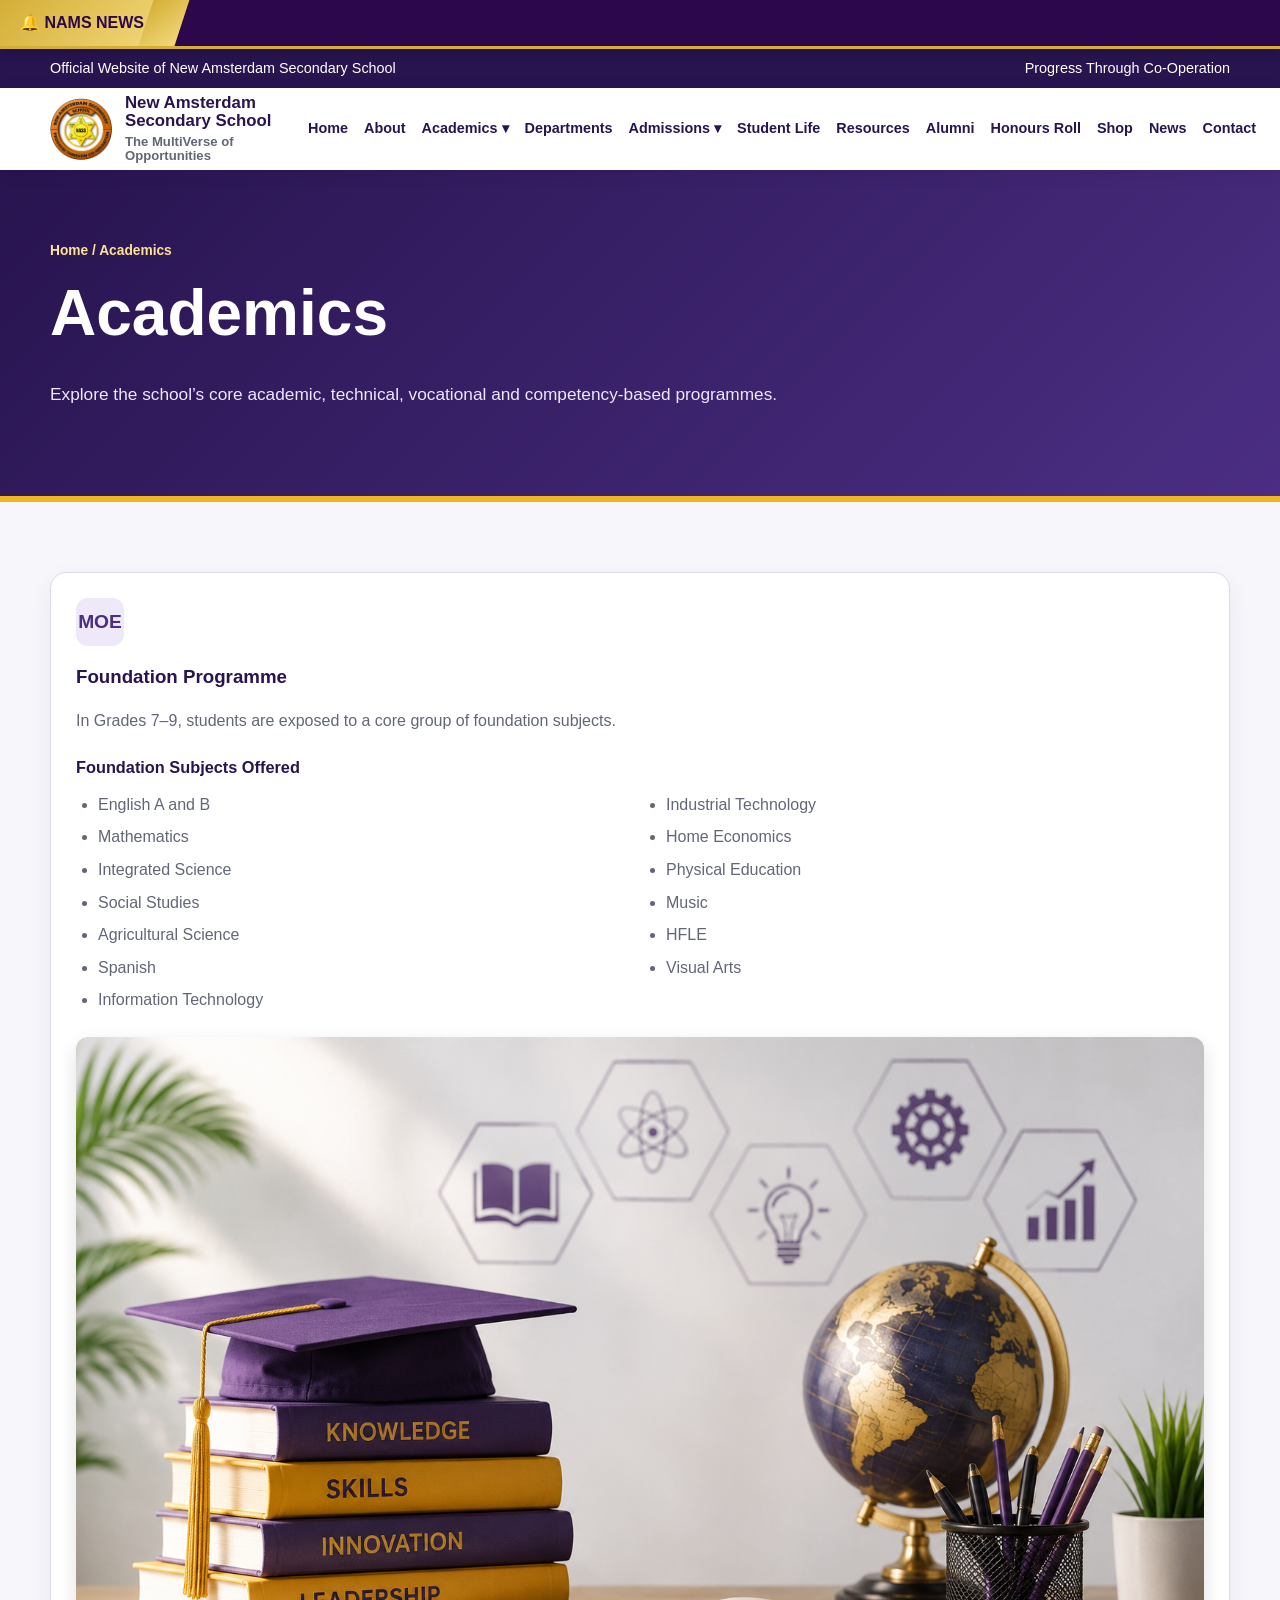
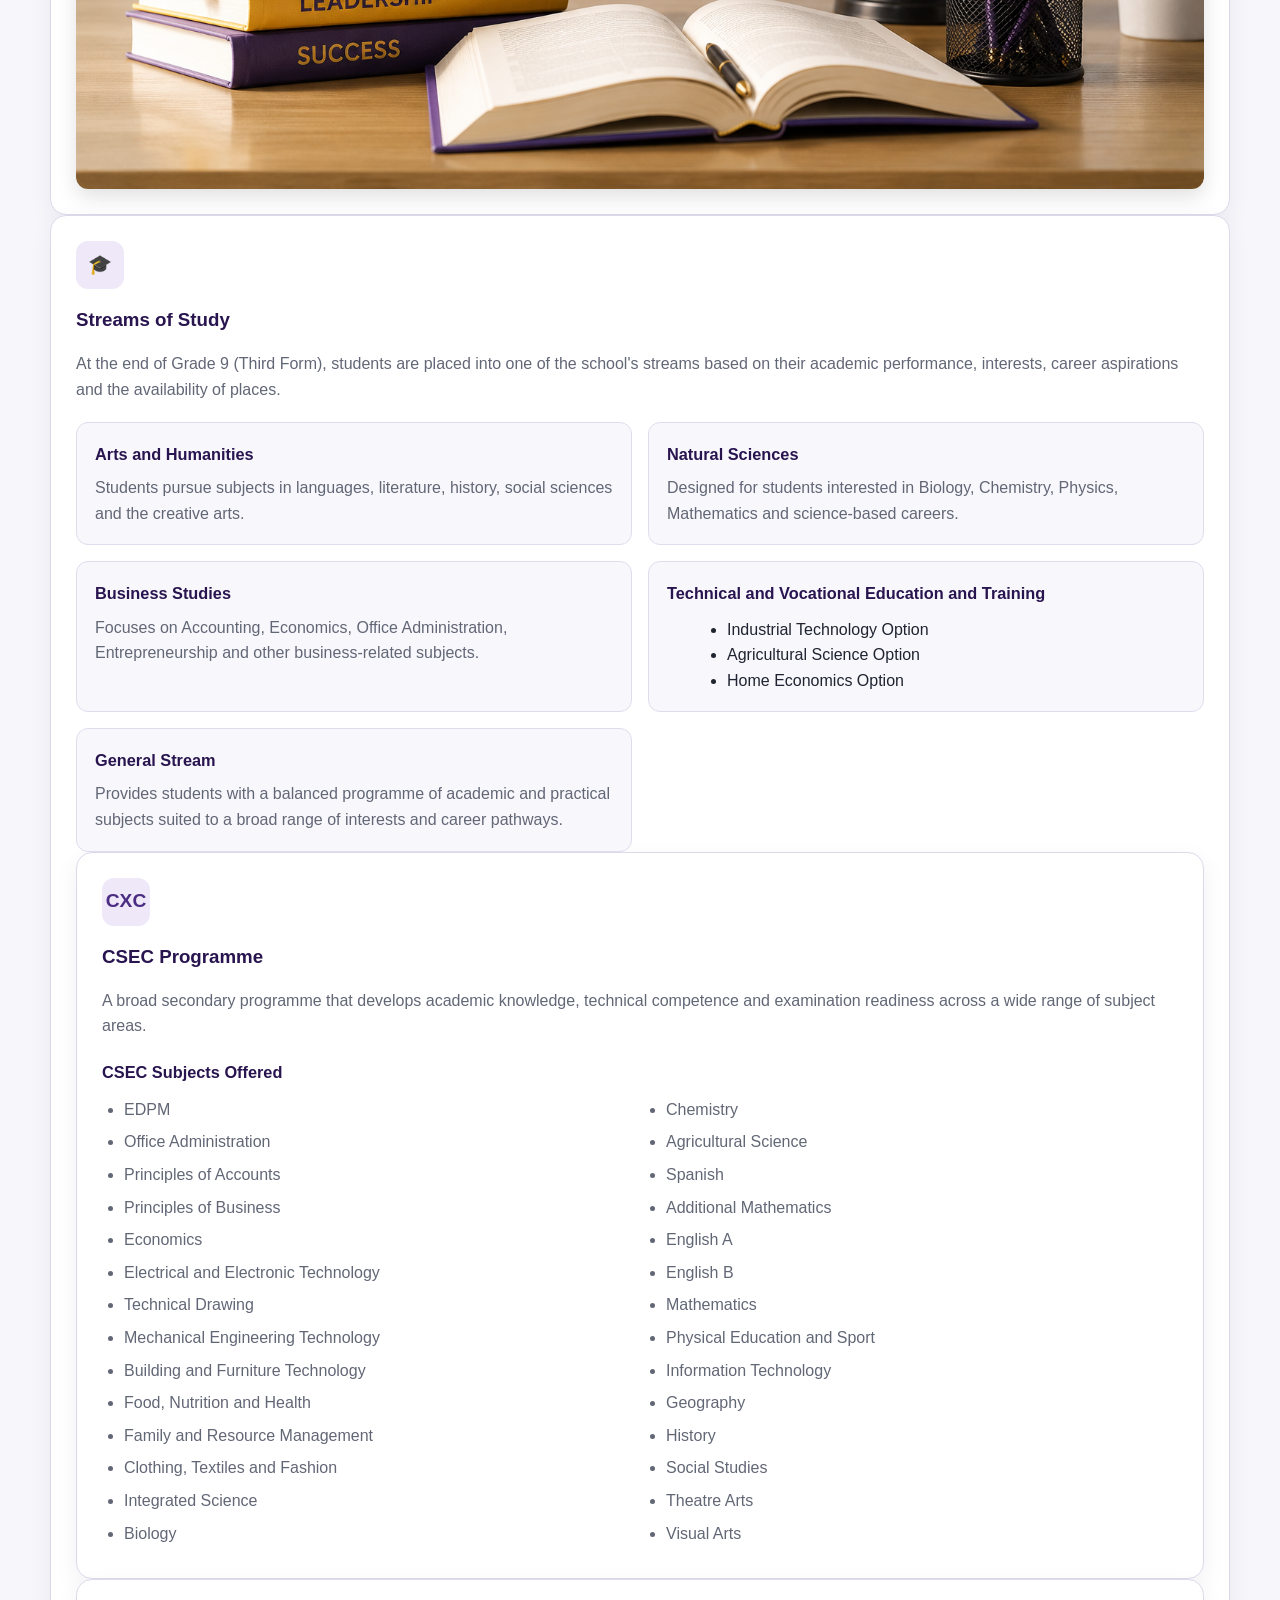
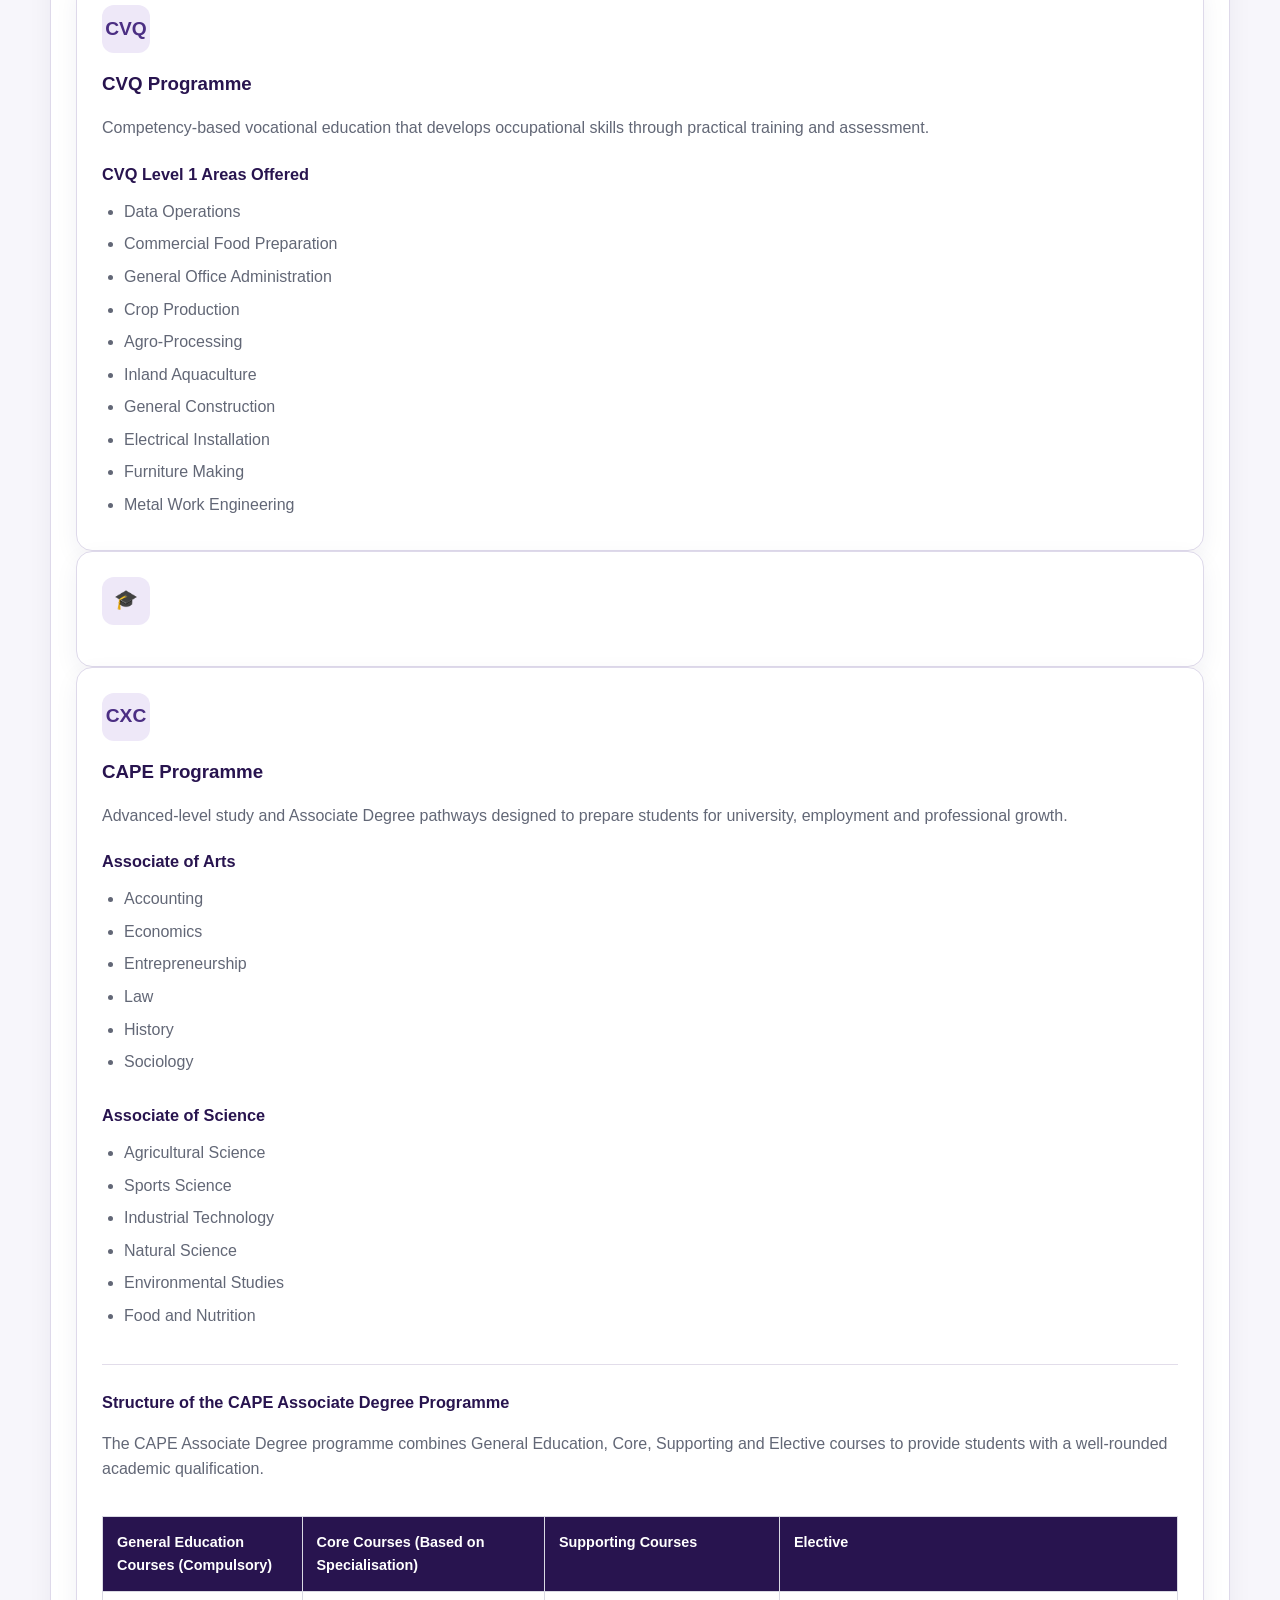
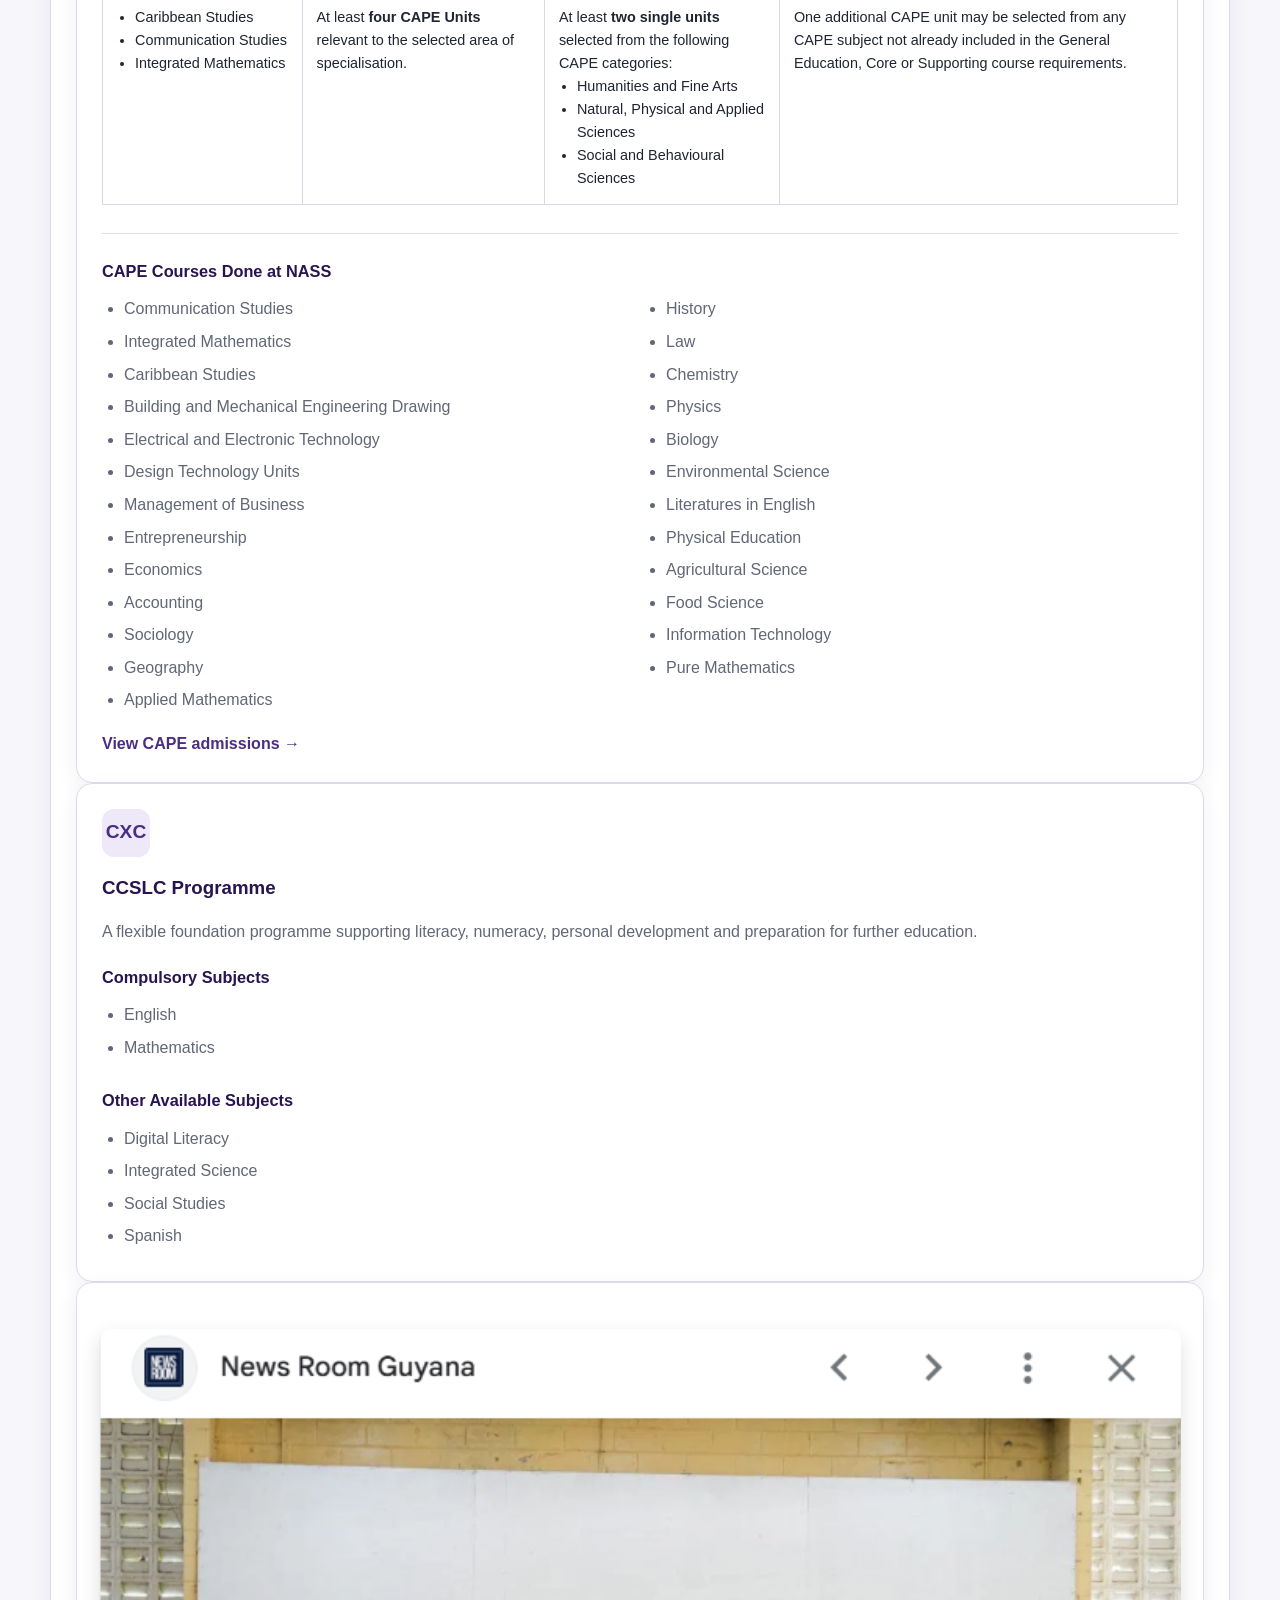
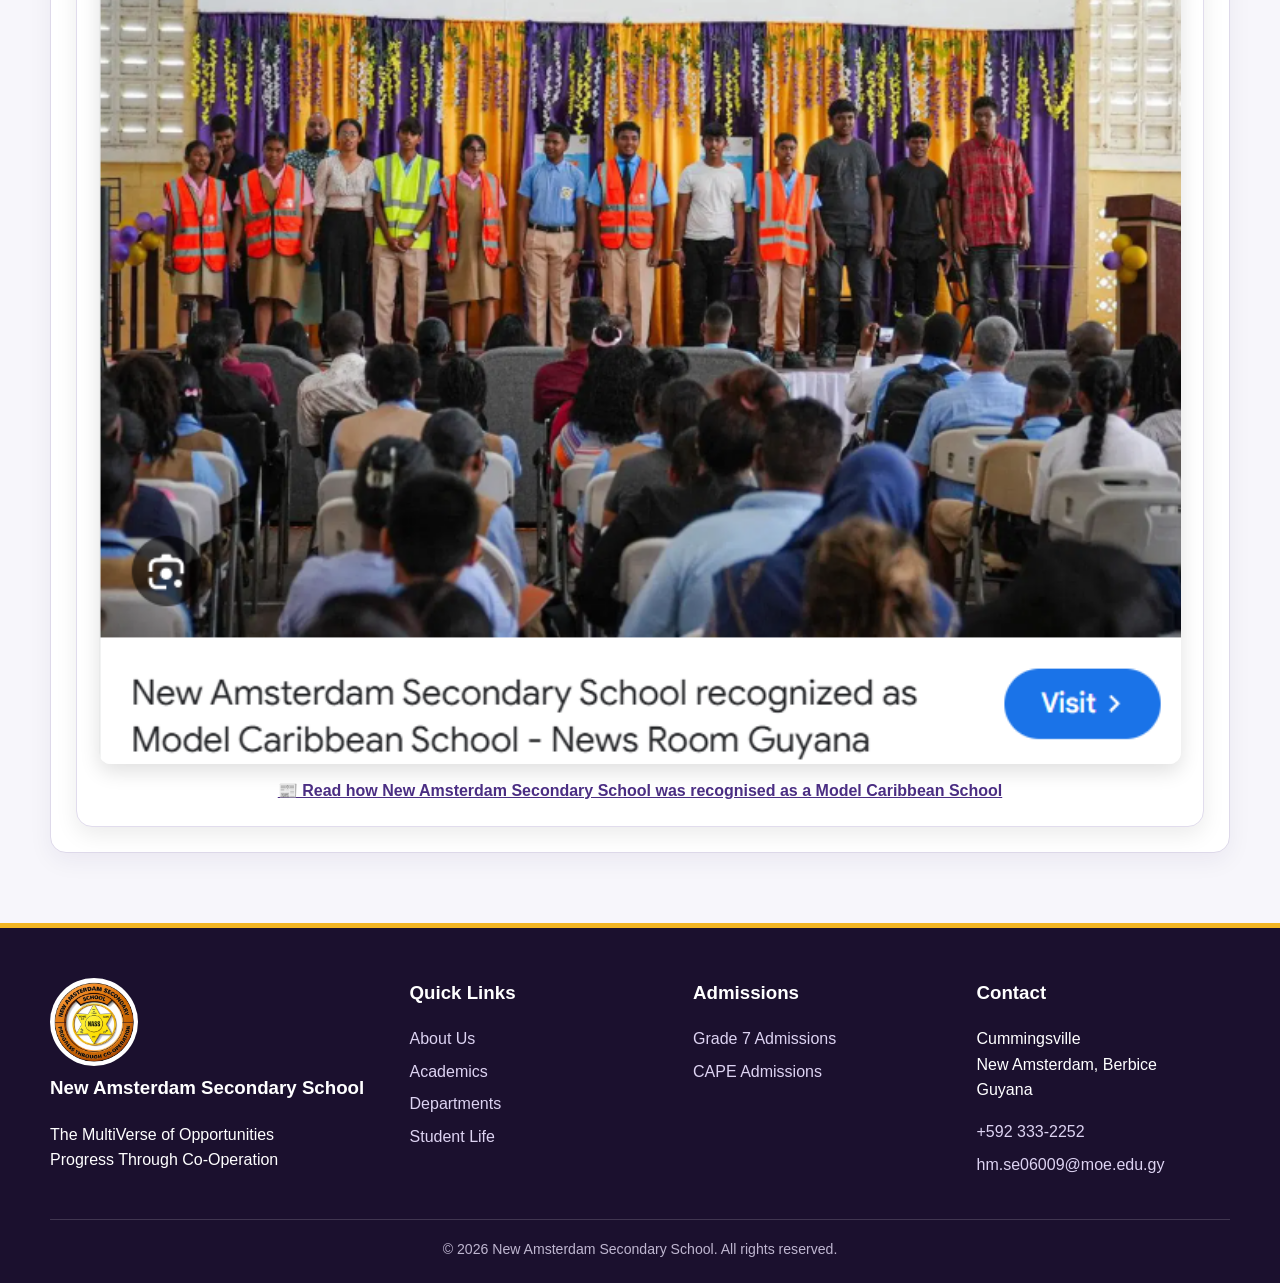
<file: academics.html>
<!DOCTYPE html>
<html lang="en">
<head>
  <meta charset="UTF-8">
  <meta name="viewport" content="width=device-width, initial-scale=1">

  <title>Academics | New Amsterdam Secondary School</title>

  <meta
    name="description"
    content="Explore the academic, technical, vocational and competency-based programmes offered by New Amsterdam Secondary School."
  >

  <link rel="stylesheet" href="styles.css">

  <style>
    .brand-copy {
      display: flex;
      flex-direction: column;
      align-items: flex-start;
      min-width: 0;
      line-height: 1.15;
    }

    .brand-name,
    .brand-tag {
      display: block;
      width: 100%;
    }

    .brand-tag {
      margin-top: 5px;
    }

    .academic-section {
      padding: 70px 0;
      background: #f7f6fb;
    }

    /*
      Two independent columns are used instead of one shared CSS grid.
      This prevents a tall CAPE card from creating a large empty gap
      under the shorter card in the opposite column.
    */
    .academic-columns {
      display: grid;
      grid-template-columns: repeat(2, minmax(0, 1fr));
      gap: 28px;
      align-items: start;
    }

    .academic-column {
      display: flex;
      flex-direction: column;
      gap: 28px;
      min-width: 0;
    }

    .academic-card {
      width: 100%;
      margin: 0;
      scroll-margin-top: 120px;
    }

    .academic-card h4 {
      margin: 20px 0 8px;
      color: var(--purple-dark);
      font-size: 1.02rem;
    }

    .academic-list {
      margin: 12px 0 0;
      padding-left: 22px;
      columns: 2;
      column-gap: 30px;
    }

    .academic-list li {
      margin-bottom: 7px;
      break-inside: avoid;
      color: var(--muted);
    }

    .single-column {
      columns: 1;
    }

    .programme-link {
      display: inline-block;
      margin-top: 18px;
      color: var(--purple);
      font-weight: 900;
      text-decoration: none;
    }

    .programme-link:hover {
      text-decoration: underline;
    }

    .foundation-image,
    .cvq-image {
      margin-top: 24px;
    }

    .foundation-image img,
    .cvq-image img {
      display: block;
      width: 100%;
      height: auto;
      border-radius: 12px;
      box-shadow: 0 8px 20px rgba(0, 0, 0, 0.12);
    }

    .streams-grid {
      display: grid;
      grid-template-columns: repeat(2, minmax(0, 1fr));
      gap: 16px;
      margin-top: 20px;
    }

    .stream-box {
      min-width: 0;
      padding: 18px;
      background: #f8f7fc;
      border: 1px solid #e1dced;
      border-radius: 12px;
    }

    .stream-box h4 {
      margin-top: 0;
    }

    .stream-box p:last-child,
    .stream-box ul:last-child {
      margin-bottom: 0;
    }

    .content-card {
      margin-top: 28px;
      padding-top: 24px;
      border-top: 1px solid #e2ddea;
    }

    .content-card h4 {
      margin-top: 0;
    }

    .table-responsive {
      width: 100%;
      margin-top: 18px;
      overflow-x: auto;
      -webkit-overflow-scrolling: touch;
    }

    .programme-table {
      width: 100%;
      min-width: 720px;
      border-collapse: collapse;
      font-size: 0.9rem;
    }

    .programme-table th,
    .programme-table td {
      padding: 14px;
      border: 1px solid #d9d9e3;
      text-align: left;
      vertical-align: top;
    }

    .programme-table th {
      background: var(--purple-dark);
      color: #fff;
    }

    .programme-table ul {
      margin: 0;
      padding-left: 18px;
    }

    .course-list {
      margin: 12px 0 0;
      padding-left: 22px;
      columns: 2;
      column-gap: 30px;
    }

    .course-list li {
      margin-bottom: 7px;
      break-inside: avoid;
      color: var(--muted);
    }

    .cvq-feature {
      padding: 22px;
      background: #fff;
      border: 1px solid #e1dced;
      border-radius: 16px;
      box-shadow: 0 8px 22px rgba(0, 0, 0, 0.08);
    }

    .cvq-feature p {
      margin-bottom: 0;
    }

    .cvq-feature a {
      color: var(--purple);
      font-weight: 800;
    }

    @media (max-width: 900px) {
      .academic-masonry {
        column-count: 1;
      }

      .streams-grid {
        grid-template-columns: 1fr;
      }
    }

    @media (max-width: 760px) {
      .academic-section {
        padding: 50px 0;
      }

      .academic-list,
      .course-list {
        columns: 1;
      }
    }
  

    /* NAMS NEWS TICKER */
    .nams-news-ticker{width:100%;min-height:48px;display:flex;align-items:stretch;overflow:hidden;background:#2d074b;border-bottom:3px solid #d4af37;box-shadow:0 3px 10px rgba(0,0,0,.22);position:relative;z-index:10000}
    .nams-news-label{flex:0 0 auto;display:flex;align-items:center;justify-content:center;gap:8px;min-width:150px;padding:10px 20px;background:linear-gradient(135deg,#d4af37,#f3d87a);color:#2d074b;font-weight:900;text-transform:uppercase;position:relative}
    .nams-news-label:after{content:"";position:absolute;top:0;right:-18px;width:36px;height:100%;background:inherit;transform:skewX(-18deg)}
    .nams-news-window{flex:1;overflow:hidden;display:flex;align-items:center;white-space:nowrap}
    .nams-news-track{display:inline-flex;align-items:center;width:max-content;padding-left:100%;animation:namsTickerScroll 24s linear infinite}
    .nams-news-message{display:inline-flex;gap:12px;padding:0 42px;color:#fff;font-weight:700}
    .nams-news-message strong{color:#f3d87a}
    .nams-news-ticker:hover .nams-news-track{animation-play-state:paused}
    @keyframes namsTickerScroll{from{transform:translateX(0)}to{transform:translateX(-100%)}}

</style>

<style>
@media (min-width:1100px){
  .site-header .brand-row{gap:16px}
  .site-header .brand{flex:0 1 300px;min-width:235px}
  .site-header .nav{gap:2px;flex-wrap:nowrap;align-items:center;justify-content:flex-end}
  .site-header .nav>a,.site-header .dropbtn{padding-left:7px;padding-right:7px;font-size:.9rem;white-space:nowrap}
  .site-header .brand-name,.site-header .brand-tag{line-height:1.08}
}
</style>

</head>

<body>
  <a class="skip" href="#main">Skip to content</a>

  
  <div class="nams-news-ticker">
    <div class="nams-news-label">🔔 NAMS News</div>
    <div class="nams-news-window"><div class="nams-news-track"><div class="nams-news-message"><strong>WELCOME TO THE MultiVerse:</strong>• Discover the MultiVerse of Opportunities 💜💛</div></div></div>
  </div>

  <div class="utility">
    <div class="container">
      <span>Official Website of New Amsterdam Secondary School</span>
      <span>Progress Through Co-Operation</span>
    </div>
  </div>

  <header class="site-header">
    <div class="container brand-row">

      <a class="brand" href="index.html">
        <img
          src="nass-crest.png"
          alt="New Amsterdam Secondary School crest"
        >

        <span class="brand-copy">
          <span class="brand-name">New Amsterdam Secondary School</span>
          <span class="brand-tag">The MultiVerse of Opportunities</span>
        </span>
      </a>

      <button
        class="nav-toggle"
        aria-expanded="false"
        aria-label="Open navigation menu"
      >
        Menu
      </button>

      <nav class="nav" aria-label="Main navigation">
        <a href="index.html">Home</a>
        <a href="about.html">About</a>

        <div class="dropdown">
          <button class="dropbtn">Academics ▾</button>

          <div class="dropdown-menu">
            <a href="academics.html#foundation">Foundation Programme</a>
            <a href="academics.html#streams-of-study">Streams of Study</a>
            <a href="academics.html#csec">CSEC</a>
            <a href="academics.html#cape">CAPE</a>
            <a href="academics.html#cvq">CVQ</a>
            <a href="academics.html#ccslc">CCSLC</a>
          </div>
        </div>

        <a href="departments.html">Departments</a>

        <div class="dropdown">
          <button class="dropbtn">Admissions ▾</button>

          <div class="dropdown-menu">
            <a href="admissions.html">Admissions Overview</a>
            <a href="grade7-admissions.html">Grade 7 Admissions</a>
            <a href="cape-admissions.html">CAPE Admissions</a>
          </div>
        </div>

        <a href="student-life.html">Student Life</a>
        <a href="resources.html">Resources</a>
                <a href="alumni.html">Alumni</a>
                <a href="honours-roll.html">Honours Roll</a>
        <a href="shop.html">Shop</a>
        <a href="news.html">News</a>
        <a href="contact.html">Contact</a>
      </nav>

    </div>
  </header>

  <main id="main">

    <section class="page-hero">
      <div class="container">
        <div class="breadcrumbs">Home / Academics</div>

        <h1>Academics</h1>

        <p>
          Explore the school’s core academic, technical, vocational and
          competency-based programmes.
        </p>
      </div>
    </section>

    <section class="academic-section">
      <div class="container academic-masonry">

          <article class="card academic-card" id="foundation">
            <div class="icon">MOE</div>

            <h3>Foundation Programme</h3>

            <p>
              In Grades 7–9, students are exposed to a core group of
              foundation subjects.
            </p>

            <h4>Foundation Subjects Offered</h4>

            <ul class="academic-list">
              <li>English A and B</li>
              <li>Mathematics</li>
              <li>Integrated Science</li>
              <li>Social Studies</li>
              <li>Agricultural Science</li>
              <li>Spanish</li>
              <li>Information Technology</li>
              <li>Industrial Technology</li>
              <li>Home Economics</li>
              <li>Physical Education</li>
              <li>Music</li>
              <li>HFLE</li>
              <li>Visual Arts</li>
            </ul>

            <div class="foundation-image">
              <img
                src="foundation-image.png"
                alt="Students participating in the Foundation Programme"
                loading="lazy"
              >
            </div>
          </article>
<article class="card academic-card" id="streams-of-study">
            <div class="icon">🎓</div>
<h3>Streams of Study</h3>

            <p>
              At the end of Grade 9 (Third Form), students are placed into
              one of the school's streams based on their academic performance,
              interests, career aspirations and the availability of places.
            </p>

            <div class="streams-grid">

              <div class="stream-box">
                <h4>Arts and Humanities</h4>

                <p>
                  Students pursue subjects in languages, literature, history,
                  social sciences and the creative arts.
                </p>
              </div>

              <div class="stream-box">
                <h4>Natural Sciences</h4>

                <p>
                  Designed for students interested in Biology, Chemistry,
                  Physics, Mathematics and science-based careers.
                </p>
              </div>

              <div class="stream-box">
                <h4>Business Studies</h4>

                <p>
                  Focuses on Accounting, Economics, Office Administration,
                  Entrepreneurship and other business-related subjects.
                </p>
              </div>

              <div class="stream-box">
                <h4>Technical and Vocational Education and Training</h4>

                <ul>
                  <li>Industrial Technology Option</li>
                  <li>Agricultural Science Option</li>
                  <li>Home Economics Option</li>
                </ul>
              </div>

              <div class="stream-box">
                <h4>General Stream</h4>

                <p>
                  Provides students with a balanced programme of academic and
                  practical subjects suited to a broad range of interests and
                  career pathways.
                </p>
              </div>

            </div>

          <article class="card academic-card" id="csec">
            <div class="icon">CXC</div>

            <h3>CSEC Programme</h3>

            <p>
              A broad secondary programme that develops academic knowledge,
              technical competence and examination readiness across a wide
              range of subject areas.
            </p>

            <h4>CSEC Subjects Offered</h4>

            <ul class="academic-list">
              <li>EDPM</li>
              <li>Office Administration</li>
              <li>Principles of Accounts</li>
              <li>Principles of Business</li>
              <li>Economics</li>
              <li>Electrical and Electronic Technology</li>
              <li>Technical Drawing</li>
              <li>Mechanical Engineering Technology</li>
              <li>Building and Furniture Technology</li>
              <li>Food, Nutrition and Health</li>
              <li>Family and Resource Management</li>
              <li>Clothing, Textiles and Fashion</li>
              <li>Integrated Science</li>
              <li>Biology</li>
              <li>Chemistry</li>
              <li>Agricultural Science</li>
              <li>Spanish</li>
              <li>Additional Mathematics</li>
              <li>English A</li>
              <li>English B</li>
              <li>Mathematics</li>
              <li>Physical Education and Sport</li>
              <li>Information Technology</li>
              <li>Geography</li>
              <li>History</li>
              <li>Social Studies</li>
              <li>Theatre Arts</li>
              <li>Visual Arts</li>
            </ul>
          </article>

          <article class="card academic-card" id="cvq">
            <div class="icon">CVQ</div>

            <h3>CVQ Programme</h3>

            <p>
              Competency-based vocational education that develops
              occupational skills through practical training and assessment.
            </p>

            <h4>CVQ Level 1 Areas Offered</h4>

            <ul class="academic-list single-column">
              <li>Data Operations</li>
              <li>Commercial Food Preparation</li>
              <li>General Office Administration</li>
              <li>Crop Production</li>
              <li>Agro-Processing</li>
              <li>Inland Aquaculture</li>
              <li>General Construction</li>
              <li>Electrical Installation</li>
              <li>Furniture Making</li>
              <li>Metal Work Engineering</li>
            </ul>
          </article>



          <article class="card academic-card" id="streams-of-study">
            <div class="icon">🎓</div>

                      </article>

          <article class="card academic-card" id="cape">
            <div class="icon">CXC</div>

            <h3>CAPE Programme</h3>

            <p>
              Advanced-level study and Associate Degree pathways designed to
              prepare students for university, employment and professional
              growth.
            </p>

            <h4>Associate of Arts</h4>

            <ul class="academic-list single-column">
              <li>Accounting</li>
              <li>Economics</li>
              <li>Entrepreneurship</li>
              <li>Law</li>
              <li>History</li>
              <li>Sociology</li>
            </ul>

            <h4>Associate of Science</h4>

            <ul class="academic-list single-column">
              <li>Agricultural Science</li>
              <li>Sports Science</li>
              <li>Industrial Technology</li>
              <li>Natural Science</li>
              <li>Environmental Studies</li>
              <li>Food and Nutrition</li>
            </ul>

            <div class="content-card">
              <h4>Structure of the CAPE Associate Degree Programme</h4>

              <p>
                The CAPE Associate Degree programme combines General Education,
                Core, Supporting and Elective courses to provide students with
                a well-rounded academic qualification.
              </p>

              <div class="table-responsive">
                <table class="programme-table">
                  <thead>
                    <tr>
                      <th>General Education Courses (Compulsory)</th>
                      <th>Core Courses (Based on Specialisation)</th>
                      <th>Supporting Courses</th>
                      <th>Elective</th>
                    </tr>
                  </thead>

                  <tbody>
                    <tr>
                      <td>
                        <ul>
                          <li>Caribbean Studies</li>
                          <li>Communication Studies</li>
                          <li>Integrated Mathematics</li>
                        </ul>
                      </td>

                      <td>
                        At least <strong>four CAPE Units</strong> relevant to
                        the selected area of specialisation.
                      </td>

                      <td>
                        At least <strong>two single units</strong> selected
                        from the following CAPE categories:

                        <ul>
                          <li>Humanities and Fine Arts</li>
                          <li>Natural, Physical and Applied Sciences</li>
                          <li>Social and Behavioural Sciences</li>
                        </ul>
                      </td>

                      <td>
                        One additional CAPE unit may be selected from any CAPE
                        subject not already included in the General Education,
                        Core or Supporting course requirements.
                      </td>
                    </tr>
                  </tbody>
                </table>
              </div>
            </div>

            <div class="content-card">
              <h4>CAPE Courses Done at NASS</h4>

              <ul class="course-list">
                <li>Communication Studies</li>
                <li>Integrated Mathematics</li>
                <li>Caribbean Studies</li>
                <li>Building and Mechanical Engineering Drawing</li>
                <li>Electrical and Electronic Technology</li>
                <li>Design Technology Units</li>
                <li>Management of Business</li>
                <li>Entrepreneurship</li>
                <li>Economics</li>
                <li>Accounting</li>
                <li>Sociology</li>
                <li>Geography</li>
                <li>Applied Mathematics</li>
                <li>History</li>
                <li>Law</li>
                <li>Chemistry</li>
                <li>Physics</li>
                <li>Biology</li>
                <li>Environmental Science</li>
                <li>Literatures in English</li>
                <li>Physical Education</li>
                <li>Agricultural Science</li>
                <li>Food Science</li>
                <li>Information Technology</li>
                <li>Pure Mathematics</li>
              </ul>
            </div>

            <a class="programme-link" href="cape-admissions.html">
              View CAPE admissions →
            </a>
          </article>

          <article class="card academic-card" id="ccslc">
            <div class="icon">CXC</div>

            <h3>CCSLC Programme</h3>

            <p>
              A flexible foundation programme supporting literacy, numeracy,
              personal development and preparation for further education.
            </p>

            <h4>Compulsory Subjects</h4>

            <ul class="academic-list single-column">
              <li>English</li>
              <li>Mathematics</li>
            </ul>

            <h4>Other Available Subjects</h4>

            <ul class="academic-list single-column">
              <li>Digital Literacy</li>
              <li>Integrated Science</li>
              <li>Social Studies</li>
              <li>Spanish</li>
            </ul>
          </article>

          <div class="cvq-feature">
            <div class="cvq-image">
              <a
                href="https://newsroom.gy/2024/06/19/new-amsterdam-secondary-school-recognized-as-model-caribbean-school/"
                target="_blank"
                rel="noopener"
              >
                <img
                  src="cvq-image.png"
                  alt="New Amsterdam Secondary School recognised as a Model Caribbean School"
                  loading="lazy"
                >
              </a>
            </div>

            <p style="text-align: center; margin-top: 14px;">
              <a
                href="https://newsroom.gy/2024/06/19/new-amsterdam-secondary-school-recognized-as-model-caribbean-school/"
                target="_blank"
                rel="noopener"
              >
                📰 Read how New Amsterdam Secondary School was recognised as a
                Model Caribbean School
              </a>
            </p>
          </div>

      </div>
    </section>

  </main>

  <footer class="footer">
    <div class="container">
      <div class="footer-grid">

        <div>
          <img
            src="nass-crest.png"
            alt="New Amsterdam Secondary School crest"
            style="width: 88px; background: white; border-radius: 50%; padding: 4px;"
          >

          <h3>New Amsterdam Secondary School</h3>

          <p>
            The MultiVerse of Opportunities<br>
            Progress Through Co-Operation
          </p>
        </div>

        <div>
          <h3>Quick Links</h3>
          <a href="about.html">About Us</a>
          <a href="academics.html">Academics</a>
          <a href="departments.html">Departments</a>
          <a href="student-life.html">Student Life</a>
        </div>

        <div>
          <h3>Admissions</h3>
          <a href="grade7-admissions.html">Grade 7 Admissions</a>
          <a href="cape-admissions.html">CAPE Admissions</a>
          </a>
        </div>

        <div>
          <h3>Contact</h3>

          <p>
            Cummingsville<br>
            New Amsterdam, Berbice<br>
            Guyana
          </p>

          <a href="tel:+5923332252">+592 333-2252</a>

          <a href="mailto:hm.se06009@moe.edu.gy">
            hm.se06009@moe.edu.gy
          </a>
        </div>

      </div>

      <div class="footer-bottom">
        © <span data-year></span>
        New Amsterdam Secondary School. All rights reserved.
      </div>
    </div>
  </footer>

  <script src="script.js"></script>
</body>
</html>
</file>
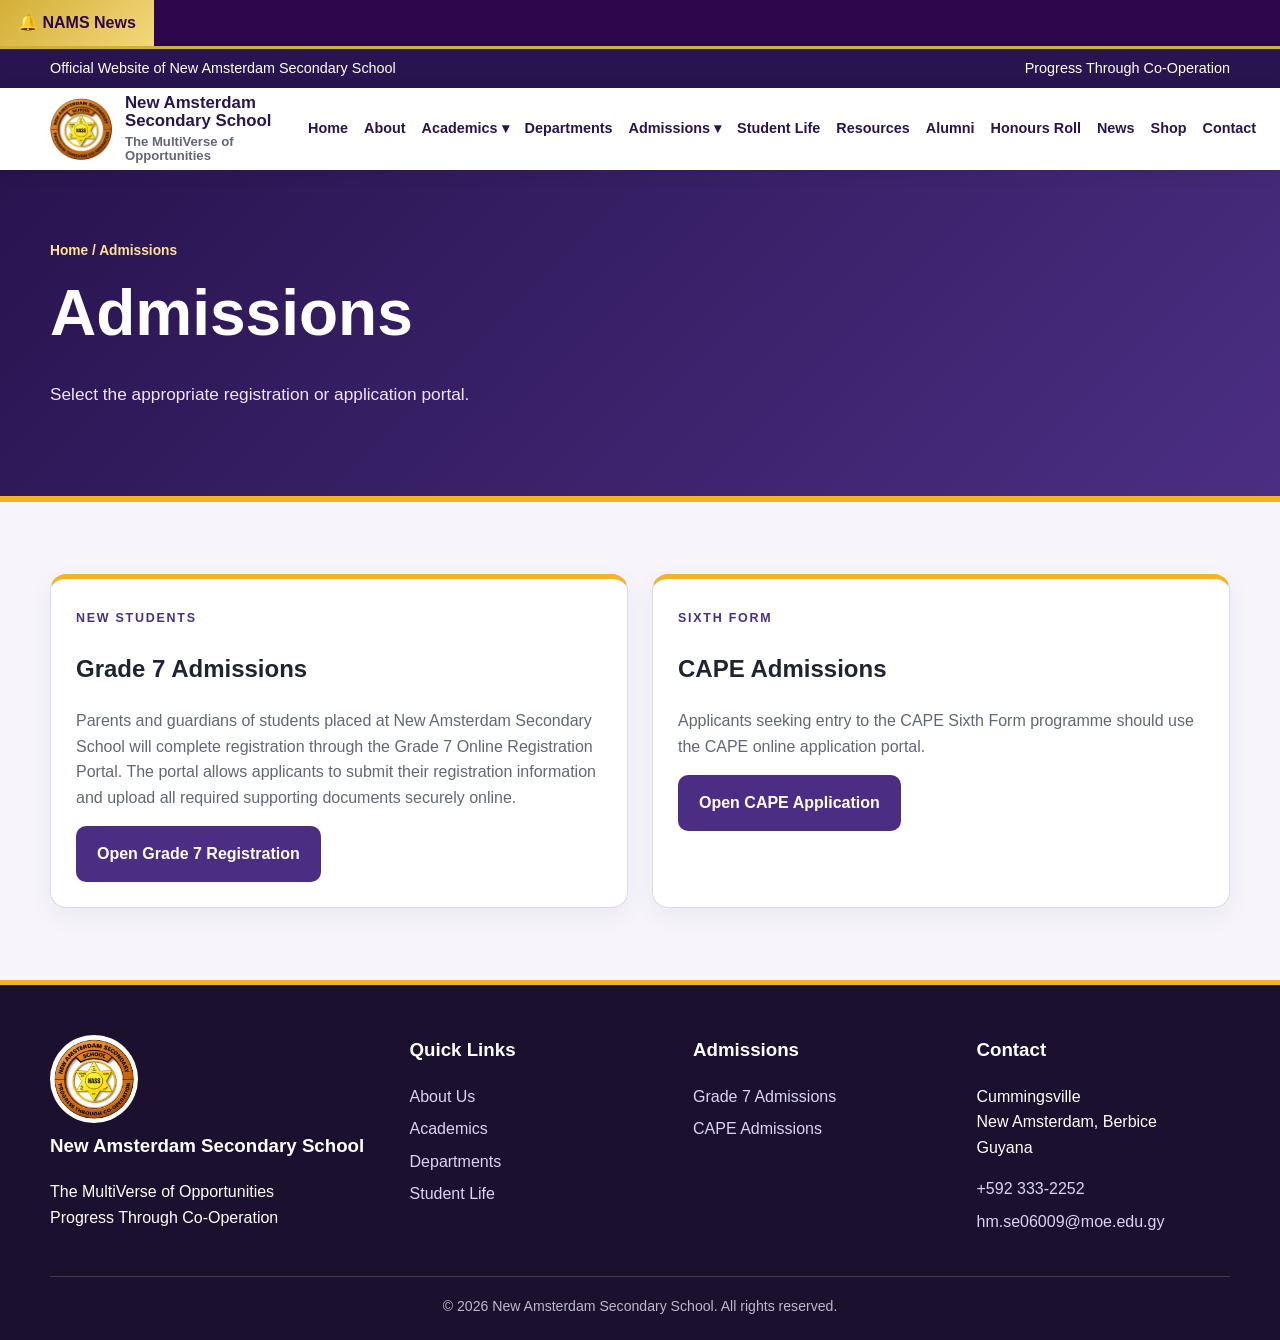
<file: admissions.html>
<!DOCTYPE html>
<html lang="en">

<head>
    <meta charset="UTF-8">
    <meta name="viewport" content="width=device-width, initial-scale=1">

    <title>Admissions | New Amsterdam Secondary School</title>

    <meta name="description" content="Grade 7 and CAPE admissions information.">

    <link rel="stylesheet" href="styles.css">

<style>
.nams-news-ticker{width:100%;display:flex;align-items:stretch;overflow:hidden;background:#2d074b;border-bottom:3px solid #d4af37}
.nams-news-label{flex:0 0 auto;background:linear-gradient(135deg,#d4af37,#f3d87a);color:#2d074b;font-weight:900;padding:10px 18px}
.nams-news-window{flex:1;overflow:hidden;white-space:nowrap}
.nams-news-track{display:inline-flex;padding-left:100%;animation:namsTickerScroll 24s linear infinite}
.nams-news-message{display:inline-flex;color:#fff;font-weight:700;padding:10px 40px}
.nams-news-message strong{color:#f3d87a}
.nams-news-ticker:hover .nams-news-track{animation-play-state:paused}
@keyframes namsTickerScroll{from{transform:translateX(0)}to{transform:translateX(-100%)}}
</style>


<style>
@media (min-width:1100px){
  .site-header .brand-row{gap:16px}
  .site-header .brand{flex:0 1 300px;min-width:235px}
  .site-header .nav{gap:2px;flex-wrap:nowrap;align-items:center;justify-content:flex-end}
  .site-header .nav>a,.site-header .dropbtn{padding-left:7px;padding-right:7px;font-size:.9rem;white-space:nowrap}
  .site-header .brand-name,.site-header .brand-tag{line-height:1.08}
}
</style>

</head>

<body>

    <a class="skip" href="#main">Skip to content</a>

<div class="nams-news-ticker">
<div class="nams-news-label">🔔 NAMS News</div>
<div class="nams-news-window"><div class="nams-news-track"><div class="nams-news-message"><strong>WELCOME TO THE MultiVerse:</strong>• Discover the MultiVerse of Opportunities 💜💛</div></div></div>
</div>


    <div class="utility">
        <div class="container">
            <span>Official Website of New Amsterdam Secondary School</span>
            <span>Progress Through Co-Operation</span>
        </div>
    </div>

    <header class="site-header">
        <div class="container brand-row">

            <a class="brand" href="index.html">
                <img src="nass-crest.png" alt="NASS crest">

                <span>
                    <span class="brand-name">New Amsterdam Secondary School</span>
                    <span class="brand-tag">The MultiVerse of Opportunities</span>
                </span>
            </a>

            <button class="nav-toggle" aria-expanded="false">
                Menu
            </button>

            <nav class="nav" aria-label="Main navigation">

                <a href="index.html">Home</a>

                <a href="about.html">About</a>

                <div class="dropdown">
                    <button class="dropbtn">
                        Academics ▾
                    </button>

                    <div class="dropdown-menu">
                        <a href="academics.html#foundation">Foundation Programme</a>
                        <a href="academics.html#streams of study">Streams of Study</a>
                        <a href="academics.html#csec">CSEC</a>
                        <a href="academics.html#cape">CAPE</a>
                        <a href="academics.html#cvq">CVQ</a>
                        <a href="academics.html#ccslc">CCSLC</a>
                    </div>
                </div>

                <a href="departments.html">Departments</a>

                <div class="dropdown">
                    <button class="dropbtn">
                        Admissions ▾
                    </button>

                    <div class="dropdown-menu">
                        <a href="admissions.html">Admissions Overview</a>
                       <a href="https://script.google.com/macros/s/AKfycbzMfg1ca_Ur_gsUn2ckLSMV0RTET1bW7piZBPTBMZJmyFUARExVJjrs9nArgpWUj9eF_g/exec"
   target="_blank"
   rel="noopener">
    Grade 7 Admissions
</a>
                        <a href="cape-admissions.html">CAPE Admissions</a>
                    </div>
                </div>

                <a href="student-life.html">Student Life</a>
                <a href="resources.html">Resources</a>
                <a href="alumni.html">Alumni</a>
                <a href="honours-roll.html">Honours Roll</a>
                <a href="news.html">News</a>
                <a href="shop.html">Shop</a>
                <a href="contact.html">Contact</a>

            </nav>

        </div>
    </header>

    <main id="main">

        <section class="page-hero">
            <div class="container">

                <div class="breadcrumbs">
                    Home / Admissions
                </div>

                <h1>Admissions</h1>

                <p>
                    Select the appropriate registration or application portal.
                </p>

            </div>
        </section>

        <section>
            <div class="container grid-2">

<article class="card accent-card">

    <span class="eyebrow" style="color:var(--purple)">
        New Students
    </span>

    <h2>Grade 7 Admissions</h2>

    <p>
        Parents and guardians of students placed at
        New Amsterdam Secondary School will complete
        registration through the Grade 7 Online Registration Portal.
        The portal allows applicants to submit their registration
        information and upload all required supporting documents
        securely online.
    </p>

    <a class="btn btn-purple"
       href="https://script.google.com/macros/s/AKfycbzMfg1ca_Ur_gsUn2ckLSMV0RTET1bW7piZBPTBMZJmyFUARExVJjrs9nArgpWUj9eF_g/exec"
       target="_blank"
       rel="noopener">
        Open Grade 7 Registration
    </a>
                </article>

                <article class="card accent-card">

                    <span class="eyebrow" style="color:var(--purple)">
                        Sixth Form
                    </span>

                    <h2>CAPE Admissions</h2>

                    <p>
                        Applicants seeking entry to the CAPE Sixth Form programme should use
                        the CAPE online application portal.
                    </p>

                    <a class="btn btn-purple"
                       href="https://services.education.gov.gy/services/cape-registration"
                       rel="noopener">
                        Open CAPE Application
                    </a>

                </article>

            </div>
        </section>

    </main>

    <footer class="footer">

        <div class="container">

            <div class="footer-grid">

                <div>

                    <img src="nass-crest.png"
                         alt="NASS crest"
                         style="width:88px;background:white;border-radius:50%;padding:4px">

                    <h3>New Amsterdam Secondary School</h3>

                    <p>
                        The MultiVerse of Opportunities<br>
                        Progress Through Co-Operation
                    </p>

                </div>

                <div>

                    <h3>Quick Links</h3>

                    <a href="about.html">About Us</a>
                    <a href="academics.html">Academics</a>
                    <a href="departments.html">Departments</a>
                    <a href="student-life.html">Student Life</a>

                </div>

                <div>

                    <h3>Admissions</h3>

                    <a href="grade7-admissions.html">Grade 7 Admissions</a>
                    <a href="cape-admissions.html">CAPE Admissions</a>
                    </a>

                </div>

                <div>

                    <h3>Contact</h3>
                    <p>
            Cummingsville<br>
            New Amsterdam, Berbice<br>
            Guyana
          </p>

          <a href="tel:+5923332252">
            +592 333-2252
          </a>

          <a href="mailto:hm.se06009@moe.edu.gy">
            hm.se06009@moe.edu.gy
          </a>

                </div>

            </div>

            <div class="footer-bottom">
                © <span data-year></span> New Amsterdam Secondary School. All rights reserved.
            </div>

        </div>

    </footer>

    <script src="script.js"></script>

</body>

</html>
</file>
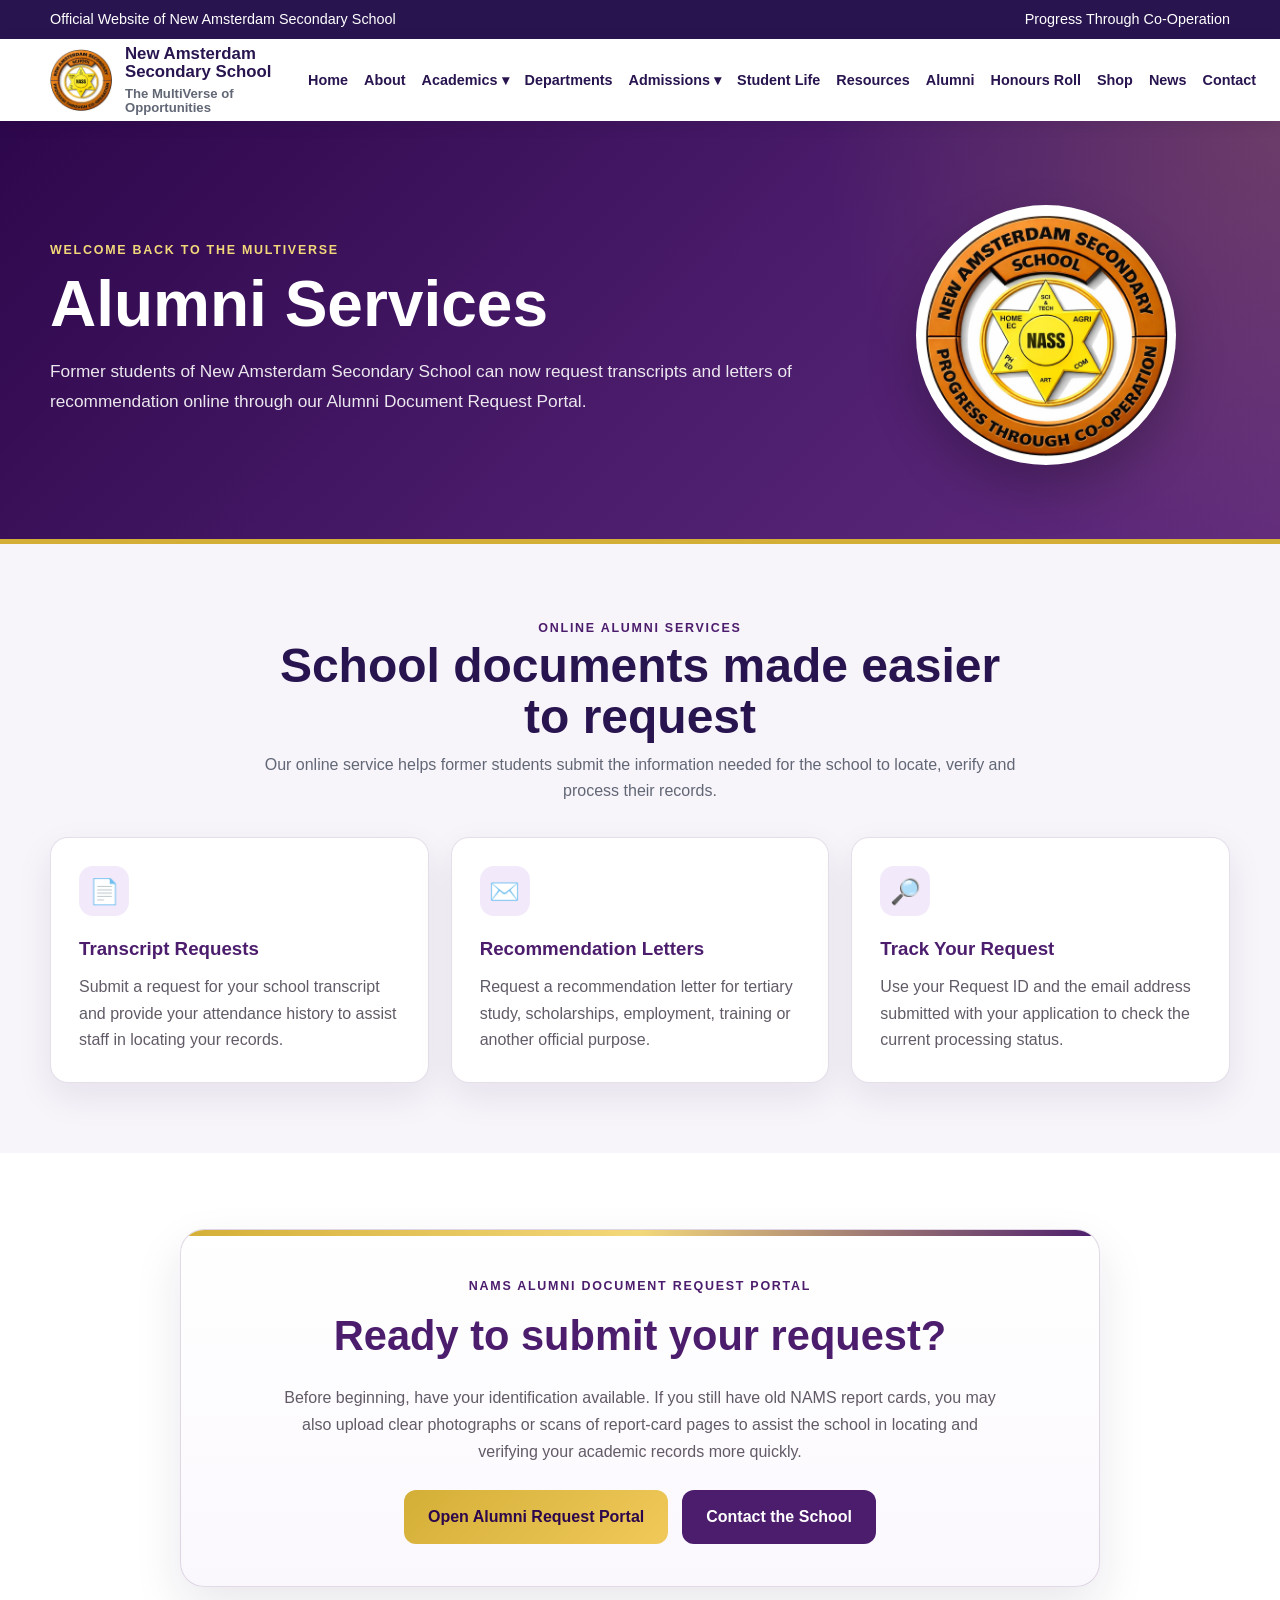
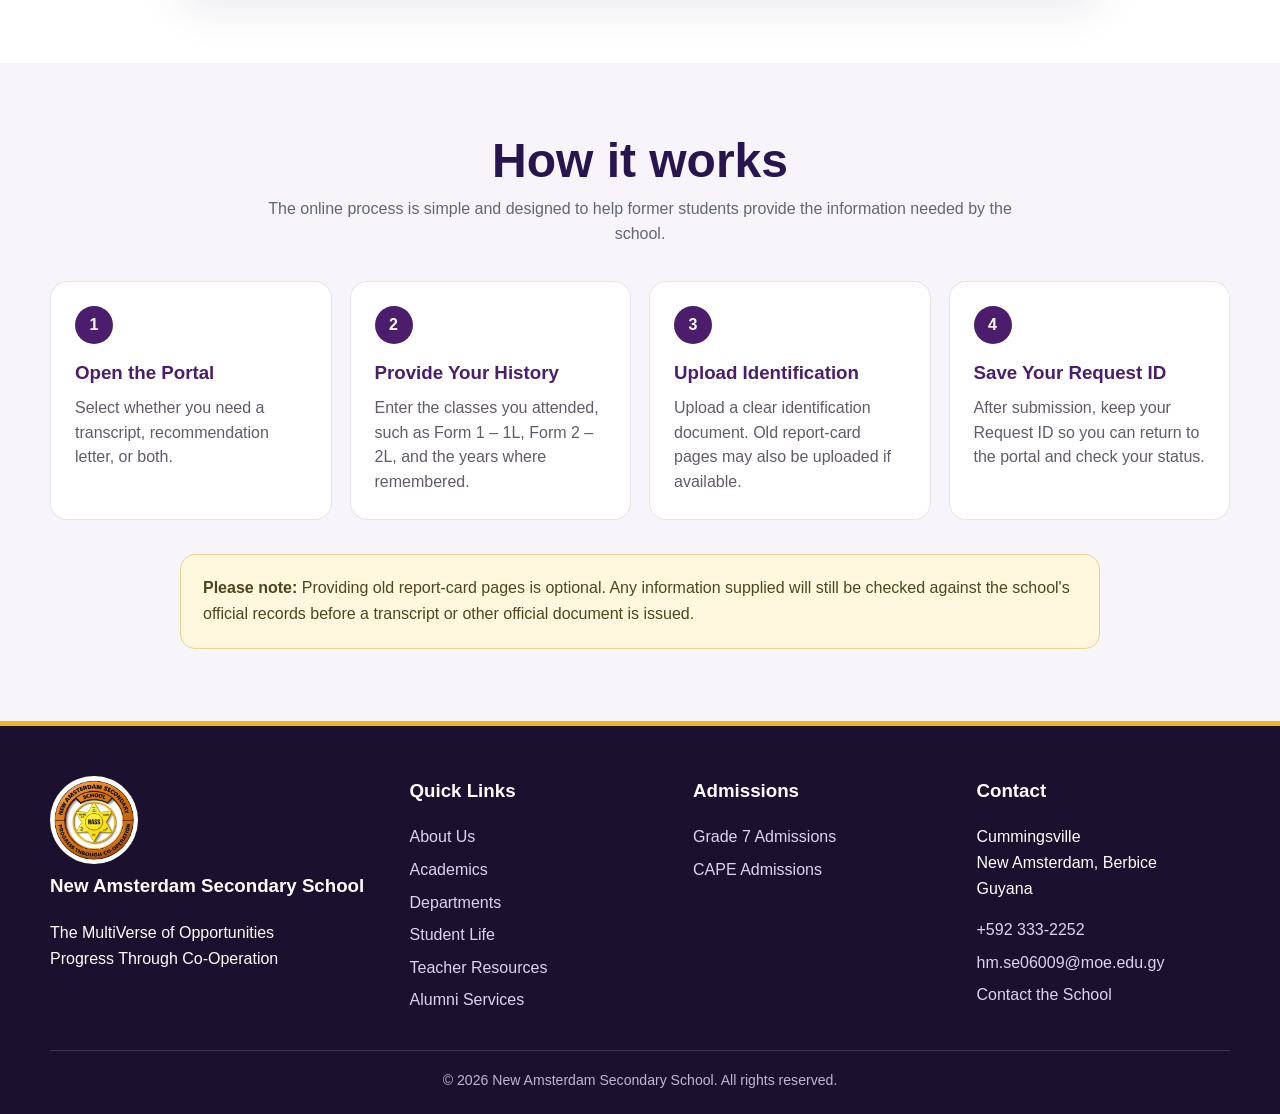
<file: alumni.html>
<!DOCTYPE html>
<html lang="en">

<head>
    <meta charset="UTF-8">
    <meta name="viewport" content="width=device-width, initial-scale=1">

    <title>Alumni Services | New Amsterdam Secondary School</title>

    <meta
        name="description"
        content="Alumni services for former students of New Amsterdam Secondary School, including transcript and recommendation letter requests."
    >

    <link rel="canonical" href="https://newamsterdamsecondaryschool.org/alumni.html">
    <link rel="stylesheet" href="styles.css">

    <style>
        .alumni-hero {
            background:
                radial-gradient(circle at top right, rgba(212,175,55,.18), transparent 34%),
                linear-gradient(135deg, #2d074b 0%, #4c1d6d 58%, #612b7d 100%);
            color: #fff;
            padding: 84px 20px 74px;
            border-bottom: 5px solid #d4af37;
        }

        .alumni-hero-grid {
            display: grid;
            grid-template-columns: minmax(0, 1.35fr) minmax(250px, .65fr);
            gap: 50px;
            align-items: center;
        }

        .alumni-hero .eyebrow {
            color: #f3d87a;
        }

        .alumni-hero h1 {
            margin: 10px 0 18px;
            font-size: clamp(2.25rem, 5vw, 4.5rem);
            line-height: 1.03;
            color: #fff;
        }

        .alumni-hero p {
            max-width: 760px;
            font-size: 1.08rem;
            line-height: 1.75;
            color: rgba(255,255,255,.9);
        }

        .alumni-hero-crest {
            display: flex;
            justify-content: center;
        }

        .alumni-hero-crest img {
            width: min(260px, 72vw);
            background: #fff;
            border-radius: 50%;
            padding: 8px;
            box-shadow: 0 22px 50px rgba(0,0,0,.24);
        }

        .alumni-intro {
            background: #f7f4fa;
            padding: 70px 20px;
        }

        .alumni-grid {
            display: grid;
            grid-template-columns: repeat(3, minmax(0, 1fr));
            gap: 22px;
            margin-top: 30px;
        }

        .alumni-service-card {
            background: #fff;
            border: 1px solid rgba(76,29,109,.14);
            border-radius: 18px;
            padding: 28px;
            box-shadow: 0 14px 36px rgba(43,18,61,.08);
        }

        .alumni-service-card .service-icon {
            width: 50px;
            height: 50px;
            border-radius: 14px;
            display: grid;
            place-items: center;
            background: #f2eafa;
            color: #4c1d6d;
            font-size: 1.55rem;
            margin-bottom: 18px;
        }

        .alumni-service-card h3 {
            color: #4c1d6d;
            margin: 0 0 10px;
        }

        .alumni-service-card p {
            color: #625b67;
            line-height: 1.65;
            margin: 0;
        }

        .portal-section {
            padding: 76px 20px;
            background: #fff;
        }

        .portal-card {
            max-width: 920px;
            margin: 0 auto;
            background: linear-gradient(180deg, #fff 0%, #fbf8fd 100%);
            border: 1px solid rgba(76,29,109,.16);
            border-radius: 24px;
            padding: 42px;
            text-align: center;
            box-shadow: 0 20px 48px rgba(43,18,61,.10);
            position: relative;
            overflow: hidden;
        }

        .portal-card::before {
            content: "";
            position: absolute;
            top: 0;
            left: 0;
            right: 0;
            height: 6px;
            background: linear-gradient(90deg, #d4af37, #f3d87a, #4c1d6d);
        }

        .portal-card h2 {
            color: #4c1d6d;
            margin: 6px 0 14px;
            font-size: clamp(1.8rem, 4vw, 2.6rem);
        }

        .portal-card p {
            color: #625b67;
            line-height: 1.7;
            max-width: 720px;
            margin: 0 auto 25px;
        }

        .portal-actions {
            display: flex;
            justify-content: center;
            gap: 14px;
            flex-wrap: wrap;
        }

        .alumni-portal-btn {
            display: inline-flex;
            align-items: center;
            justify-content: center;
            min-height: 52px;
            padding: 14px 24px;
            border-radius: 12px;
            font-weight: 900;
            text-decoration: none;
            transition: .2s ease;
        }

        .alumni-portal-btn.primary {
            background: linear-gradient(135deg, #d4af37, #f0c95a);
            color: #2d074b;
        }

        .alumni-portal-btn.secondary {
            background: #4c1d6d;
            color: #fff;
        }

        .alumni-portal-btn:hover {
            transform: translateY(-2px);
        }

        .steps-section {
            padding: 72px 20px;
            background: #f7f4fa;
        }

        .steps-grid {
            display: grid;
            grid-template-columns: repeat(4, minmax(0,1fr));
            gap: 18px;
            margin-top: 30px;
        }

        .step {
            background: #fff;
            border-radius: 17px;
            border: 1px solid rgba(76,29,109,.12);
            padding: 24px;
        }

        .step-number {
            width: 38px;
            height: 38px;
            display: grid;
            place-items: center;
            border-radius: 50%;
            background: #4c1d6d;
            color: #fff;
            font-weight: 900;
            margin-bottom: 14px;
        }

        .step h3 {
            color: #4c1d6d;
            margin: 0 0 8px;
        }

        .step p {
            color: #625b67;
            line-height: 1.55;
            margin: 0;
        }

        .notice-box {
            max-width: 920px;
            margin: 34px auto 0;
            padding: 20px 22px;
            border-radius: 15px;
            background: #fff8df;
            border: 1px solid #ead48b;
            color: #51451f;
            line-height: 1.65;
        }

        @media (max-width: 900px) {
            .alumni-hero-grid,
            .alumni-grid,
            .steps-grid {
                grid-template-columns: 1fr;
            }

            .alumni-hero-crest {
                display: none;
            }

            .portal-card {
                padding: 30px 20px;
            }
        }
    </style>

<style>
@media (min-width:1100px){
  .site-header .brand-row{gap:16px}
  .site-header .brand{flex:0 1 300px;min-width:235px}
  .site-header .nav{gap:2px;flex-wrap:nowrap;align-items:center;justify-content:flex-end}
  .site-header .nav>a,.site-header .dropbtn{padding-left:7px;padding-right:7px;font-size:.9rem;white-space:nowrap}
  .site-header .brand-name,.site-header .brand-tag{line-height:1.08}
}
</style>

</head>

<body>

    <a class="skip" href="#main">Skip to content</a>

    <div class="utility">
        <div class="container">
            <span>Official Website of New Amsterdam Secondary School</span>
            <span>Progress Through Co-Operation</span>
        </div>
    </div>

    <header class="site-header">
        <div class="container brand-row">

            <a class="brand" href="index.html">
                <img
                    src="nass-crest.png"
                    alt="New Amsterdam Secondary School crest"
                >

                <span class="brand-copy">
                    <span class="brand-name">
                        New Amsterdam Secondary School
                    </span>

                    <span class="brand-tag">
                        The MultiVerse of Opportunities
                    </span>
                </span>
            </a>

            <button class="nav-toggle" aria-expanded="false">
                Menu
            </button>

            <nav class="nav" aria-label="Main navigation">

                <a href="index.html">Home</a>
                <a href="about.html">About</a>

                <div class="dropdown">
                    <button class="dropbtn">Academics ▾</button>

                    <div class="dropdown-menu">
                        <a href="academics.html#foundation">Foundation Programme</a>
                        <a href="academics.html#streams of study">Streams of Study</a>
                        <a href="academics.html#csec">CSEC</a>
                        <a href="academics.html#cape">CAPE</a>
                        <a href="academics.html#cvq">CVQ</a>
                        <a href="academics.html#ccslc">CCSLC</a>
                    </div>
                </div>

                <a href="departments.html">Departments</a>

                <div class="dropdown">
                    <button class="dropbtn">Admissions ▾</button>

                    <div class="dropdown-menu">
                        <a href="admissions.html">Admissions Overview</a>
                        <a href="grade7-admissions.html">Grade 7 Admissions</a>
                        <a href="cape-admissions.html">CAPE Admissions</a>
                    </div>
                </div>

                <a href="student-life.html">Student Life</a>
                <a href="resources.html">Resources</a>
                <a href="alumni.html" aria-current="page">Alumni</a>
                <a href="honours-roll.html">Honours Roll</a>
                <a href="shop.html">Shop</a>
                <a href="news.html">News</a>
                <a href="contact.html">Contact</a>

            </nav>
        </div>
    </header>

    <main id="main">

        <section class="alumni-hero">
            <div class="container alumni-hero-grid">

                <div>
                    <span class="eyebrow">Welcome Back to the MultiVerse</span>

                    <h1>Alumni Services</h1>

                    <p>
                        Former students of New Amsterdam Secondary School can now request
                        transcripts and letters of recommendation online through our
                        Alumni Document Request Portal.
                    </p>
</div>

                <div class="alumni-hero-crest">
                    <img
                        src="nass-crest.png"
                        alt="New Amsterdam Secondary School crest"
                    >
                </div>

            </div>
        </section>

        <section class="alumni-intro">
            <div class="container">

                <div class="section-head">
                    <span class="eyebrow" style="color:#4c1d6d;">
                        Online Alumni Services
                    </span>

                    <h2>School documents made easier to request</h2>

                    <p>
                        Our online service helps former students submit the information
                        needed for the school to locate, verify and process their records.
                    </p>
                </div>

                <div class="alumni-grid">

                    <article class="alumni-service-card">
                        <div class="service-icon">📄</div>
                        <h3>Transcript Requests</h3>
                        <p>
                            Submit a request for your school transcript and provide
                            your attendance history to assist staff in locating your records.
                        </p>
                    </article>

                    <article class="alumni-service-card">
                        <div class="service-icon">✉️</div>
                        <h3>Recommendation Letters</h3>
                        <p>
                            Request a recommendation letter for tertiary study,
                            scholarships, employment, training or another official purpose.
                        </p>
                    </article>

                    <article class="alumni-service-card">
                        <div class="service-icon">🔎</div>
                        <h3>Track Your Request</h3>
                        <p>
                            Use your Request ID and the email address submitted with
                            your application to check the current processing status.
                        </p>
                    </article>

                </div>
            </div>
        </section>

        <section class="portal-section">
            <div class="container">

                <div class="portal-card">
                    <span class="eyebrow" style="color:#4c1d6d;">
                        NAMS Alumni Document Request Portal
                    </span>

                    <h2>Ready to submit your request?</h2>

                    <p>
                        Before beginning, have your identification available. If you still
                        have old NAMS report cards, you may also upload clear photographs
                        or scans of report-card pages to assist the school in locating and
                        verifying your academic records more quickly.
                    </p>

                    <div class="portal-actions">
                        <a
                            class="alumni-portal-btn primary"
                            href="https://script.google.com/macros/s/AKfycbyCj9x2Aq0ILnC8DAfMJWpAaL4VXzd8ZmetazARq2rYEC6d6YfS96QFTiEod7p_G1zcGQ/exec"
                            target="_blank"
                            rel="noopener noreferrer"
                        >
                            Open Alumni Request Portal
                        </a>

                        <a
                            class="alumni-portal-btn secondary"
                            href="contact.html"
                        >
                            Contact the School
                        </a>
                    </div>
                </div>

            </div>
        </section>

        <section class="steps-section">
            <div class="container">

                <div class="section-head">
                    <h2>How it works</h2>

                    <p>
                        The online process is simple and designed to help former students
                        provide the information needed by the school.
                    </p>
                </div>

                <div class="steps-grid">

                    <div class="step">
                        <div class="step-number">1</div>
                        <h3>Open the Portal</h3>
                        <p>
                            Select whether you need a transcript, recommendation letter,
                            or both.
                        </p>
                    </div>

                    <div class="step">
                        <div class="step-number">2</div>
                        <h3>Provide Your History</h3>
                        <p>
                            Enter the classes you attended, such as Form 1 – 1L,
                            Form 2 – 2L, and the years where remembered.
                        </p>
                    </div>

                    <div class="step">
                        <div class="step-number">3</div>
                        <h3>Upload Identification</h3>
                        <p>
                            Upload a clear identification document. Old report-card
                            pages may also be uploaded if available.
                        </p>
                    </div>

                    <div class="step">
                        <div class="step-number">4</div>
                        <h3>Save Your Request ID</h3>
                        <p>
                            After submission, keep your Request ID so you can return
                            to the portal and check your status.
                        </p>
                    </div>

                </div>

                <div class="notice-box">
                    <strong>Please note:</strong>
                    Providing old report-card pages is optional. Any information supplied
                    will still be checked against the school's official records before a
                    transcript or other official document is issued.
                </div>

            </div>
        </section>

    </main>

    <footer class="footer">
        <div class="container">

            <div class="footer-grid">

                <div>
                    <img
                        src="nass-crest.png"
                        alt="New Amsterdam Secondary School crest"
                        style="
                            width: 88px;
                            background: white;
                            border-radius: 50%;
                            padding: 4px;
                        "
                    >

                    <h3>New Amsterdam Secondary School</h3>

                    <p>
                        The MultiVerse of Opportunities
                        <br>
                        Progress Through Co-Operation
                    </p>
                </div>

                <div>
                    <h3>Quick Links</h3>

                    <a href="about.html">About Us</a>
                    <a href="academics.html">Academics</a>
                    <a href="departments.html">Departments</a>
                    <a href="student-life.html">Student Life</a>
                    <a href="resources.html">Teacher Resources</a>
                    <a href="alumni.html">Alumni Services</a>
                </div>

                <div>
                    <h3>Admissions</h3>

                    <a href="grade7-admissions.html">Grade 7 Admissions</a>
                    <a href="cape-admissions.html">CAPE Admissions</a>
                </div>

                <div>
                    <h3>Contact</h3>

                    <p>
                        Cummingsville
                        <br>
                        New Amsterdam, Berbice
                        <br>
                        Guyana
                    </p>

                    <a href="tel:+5923332252">+592 333-2252</a>

                    <a href="mailto:hm.se06009@moe.edu.gy">
                        hm.se06009@moe.edu.gy
                    </a>

                    <a href="contact.html">Contact the School</a>
                </div>

            </div>

            <div class="footer-bottom">
                © <span data-year></span>
                New Amsterdam Secondary School.
                All rights reserved.
            </div>

        </div>
    </footer>

    <script src="script.js"></script>

</body>
</html>
</file>
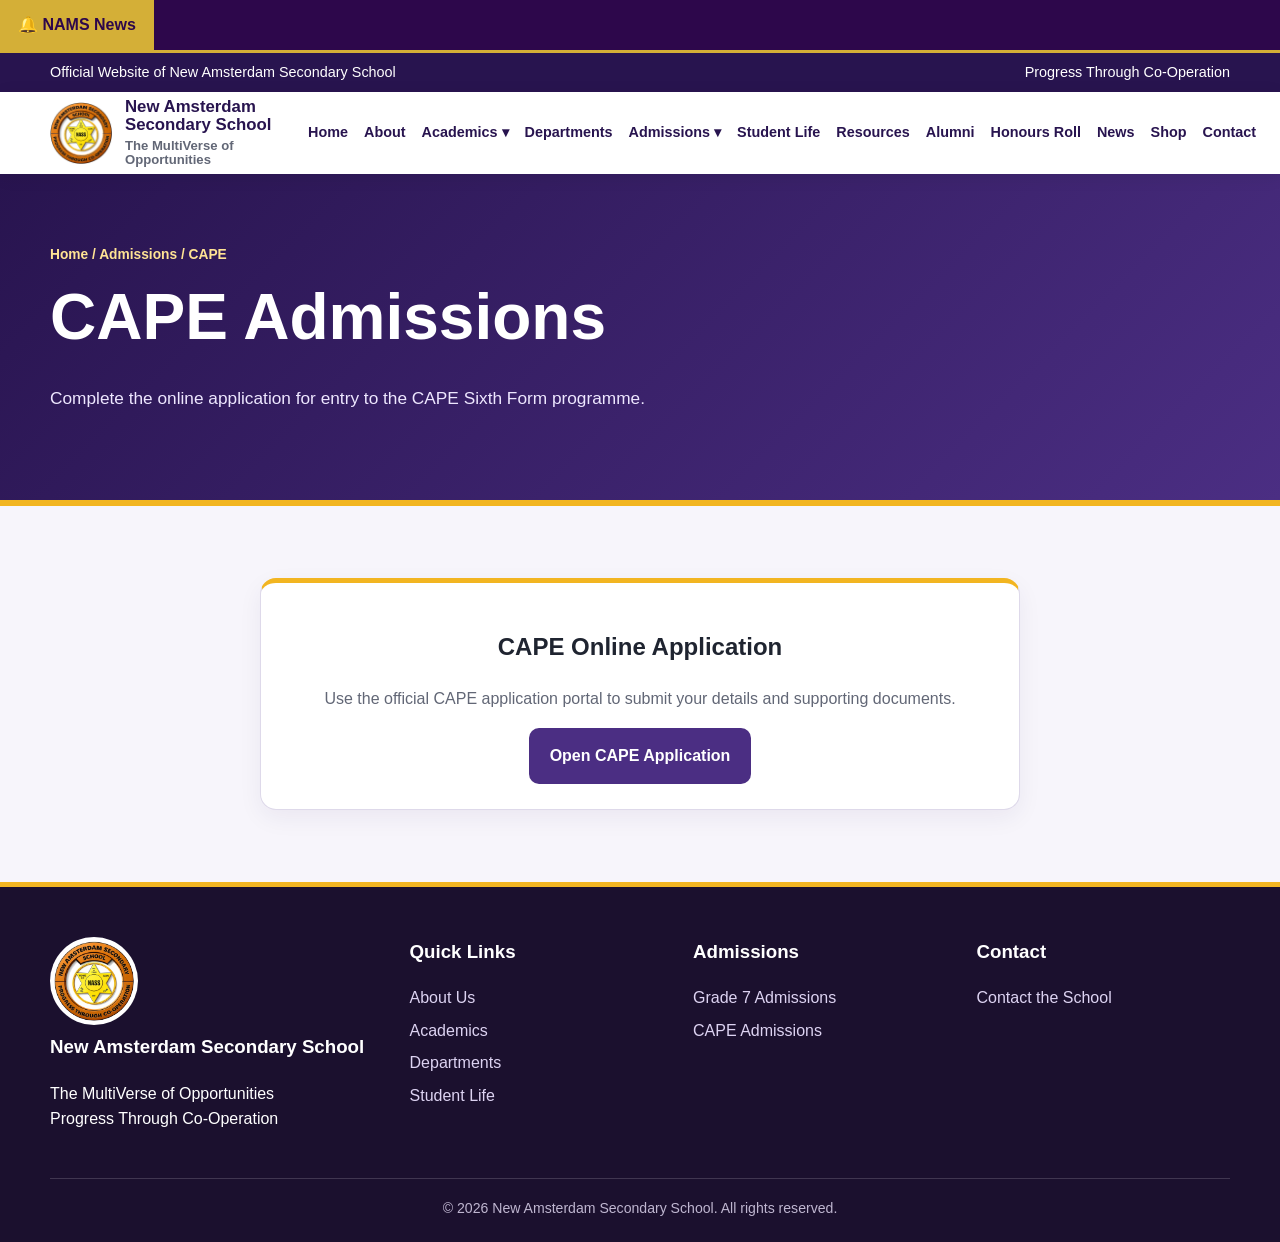
<file: cape-admissions.html>
<!DOCTYPE html>
<html lang="en">

<head>
    <meta charset="UTF-8">
    <meta name="viewport" content="width=device-width, initial-scale=1">

    <title>CAPE Admissions | New Amsterdam Secondary School</title>

    <meta name="description" content="CAPE admissions and online application information.">

    <link rel="stylesheet" href="styles.css">

<style>
.nams-news-ticker{width:100%;display:flex;background:#2d074b;border-bottom:3px solid #d4af37;overflow:hidden}
.nams-news-label{background:#d4af37;color:#2d074b;font-weight:800;padding:12px 18px;flex:none}
.nams-news-window{overflow:hidden;flex:1;white-space:nowrap}
.nams-news-track{display:inline-block;padding-left:100%;animation:namsTickerScroll 24s linear infinite}
.nams-news-message{display:inline-block;color:#fff;font-weight:700;padding:12px 40px}
.nams-news-message strong{color:#f3d87a}
.nams-news-ticker:hover .nams-news-track{animation-play-state:paused}
@keyframes namsTickerScroll{from{transform:translateX(0)}to{transform:translateX(-100%)}}
</style>


<style>
@media (min-width:1100px){
  .site-header .brand-row{gap:16px}
  .site-header .brand{flex:0 1 300px;min-width:235px}
  .site-header .nav{gap:2px;flex-wrap:nowrap;align-items:center;justify-content:flex-end}
  .site-header .nav>a,.site-header .dropbtn{padding-left:7px;padding-right:7px;font-size:.9rem;white-space:nowrap}
  .site-header .brand-name,.site-header .brand-tag{line-height:1.08}
}
</style>

</head>

<body>

    <a class="skip" href="#main">Skip to content</a>

<div class="nams-news-ticker">
<div class="nams-news-label">🔔 NAMS News</div>
<div class="nams-news-window"><div class="nams-news-track"><div class="nams-news-message"><strong>WELCOME TO THE MultiVerse:</strong>• Discover the MultiVerse of Opportunities 💜💛</div></div></div>
</div>


    <div class="utility">
        <div class="container">
            <span>Official Website of New Amsterdam Secondary School</span>
            <span>Progress Through Co-Operation</span>
        </div>
    </div>

    <header class="site-header">

        <div class="container brand-row">

            <a class="brand" href="index.html">

                <img src="nass-crest.png" alt="NASS crest">

                <span>
                    <span class="brand-name">New Amsterdam Secondary School</span>
                    <span class="brand-tag">The MultiVerse of Opportunities</span>
                </span>

            </a>

            <button class="nav-toggle" aria-expanded="false">
                Menu
            </button>

            <nav class="nav" aria-label="Main navigation">

                <a href="index.html">Home</a>

                <a href="about.html">About</a>

                <div class="dropdown">

                    <button class="dropbtn">
                        Academics ▾
                    </button>

                    <div class="dropdown-menu">
                        <a href="academics.html#foundation">Foundationn Programme</a>
                        <a href="academics.html#streams of study">Streams of Study</a>
                        <a href="academics.html#csec">CSEC</a>
                        <a href="academics.html#cape">CAPE</a>
                        <a href="academics.html#cvq">CVQ</a>
                        <a href="academics.html#ccslc">CCSLC</a>
                    </div>

                </div>

                <a href="departments.html">Departments</a>

                <div class="dropdown">

                    <button class="dropbtn">
                        Admissions ▾
                    </button>

                    <div class="dropdown-menu">
                        <a href="admissions.html">Admissions Overview</a>
                        <a href="grade7-admissions.html">Grade 7 Admissions</a>
                        <a href="cape-admissions.html">CAPE Admissions</a>
                    </div>

                </div>

                <a href="student-life.html">Student Life</a>
                <a href="resources.html">Resources</a>
                <a href="alumni.html">Alumni</a>
                <a href="honours-roll.html">Honours Roll</a>
                <a href="news.html">News</a>
                <a href="shop.html">Shop</a>
                <a href="contact.html">Contact</a>

            </nav>

        </div>

    </header>

    <main id="main">

        <section class="page-hero">

            <div class="container">

                <div class="breadcrumbs">
                    Home / Admissions / CAPE
                </div>

                <h1>CAPE Admissions</h1>

                <p>
                    Complete the online application for entry to the CAPE Sixth Form programme.
                </p>

            </div>

        </section>

        <section>

            <div class="container">

                <div class="card accent-card"
                     style="max-width:760px; margin:auto; text-align:center;">

                    <h2>CAPE Online Application</h2>

                    <p>
                        Use the official CAPE application portal to submit your details and
                        supporting documents.
                    </p>

                    <a class="btn btn-purple"
                       href="https://services.education.gov.gy/services/cape-registration"
                       target="_blank"
                       rel="noopener">

                        Open CAPE Application

                    </a>

                </div>

            </div>

        </section>

    </main>

    <footer class="footer">

        <div class="container">

            <div class="footer-grid">

                <div>

                    <img src="nass-crest.png"
                         alt="NASS crest"
                         style="width:88px; background:white; border-radius:50%; padding:4px;">

                    <h3>New Amsterdam Secondary School</h3>

                    <p>
                        The MultiVerse of Opportunities<br>
                        Progress Through Co-Operation
                    </p>

                </div>

                <div>

                    <h3>Quick Links</h3>

                    <a href="about.html">About Us</a>
                    <a href="academics.html">Academics</a>
                    <a href="departments.html">Departments</a>
                    <a href="student-life.html">Student Life</a>

                </div>

                <div>

                    <h3>Admissions</h3>

                    <a href="grade7-admissions.html">Grade 7 Admissions</a>
                    <a href="cape-admissions.html">CAPE Admissions</a>
                    </a>

                </div>

                <div>

                    <h3>Contact</h3>

                    <p>
                        <a href="contact.html">Contact the School</a>
                    </p>

                </div>

            </div>

            <div class="footer-bottom">
                © <span data-year></span> New Amsterdam Secondary School. All rights reserved.
            </div>

        </div>

    </footer>

    <script src="script.js"></script>

</body>

</html>
</file>
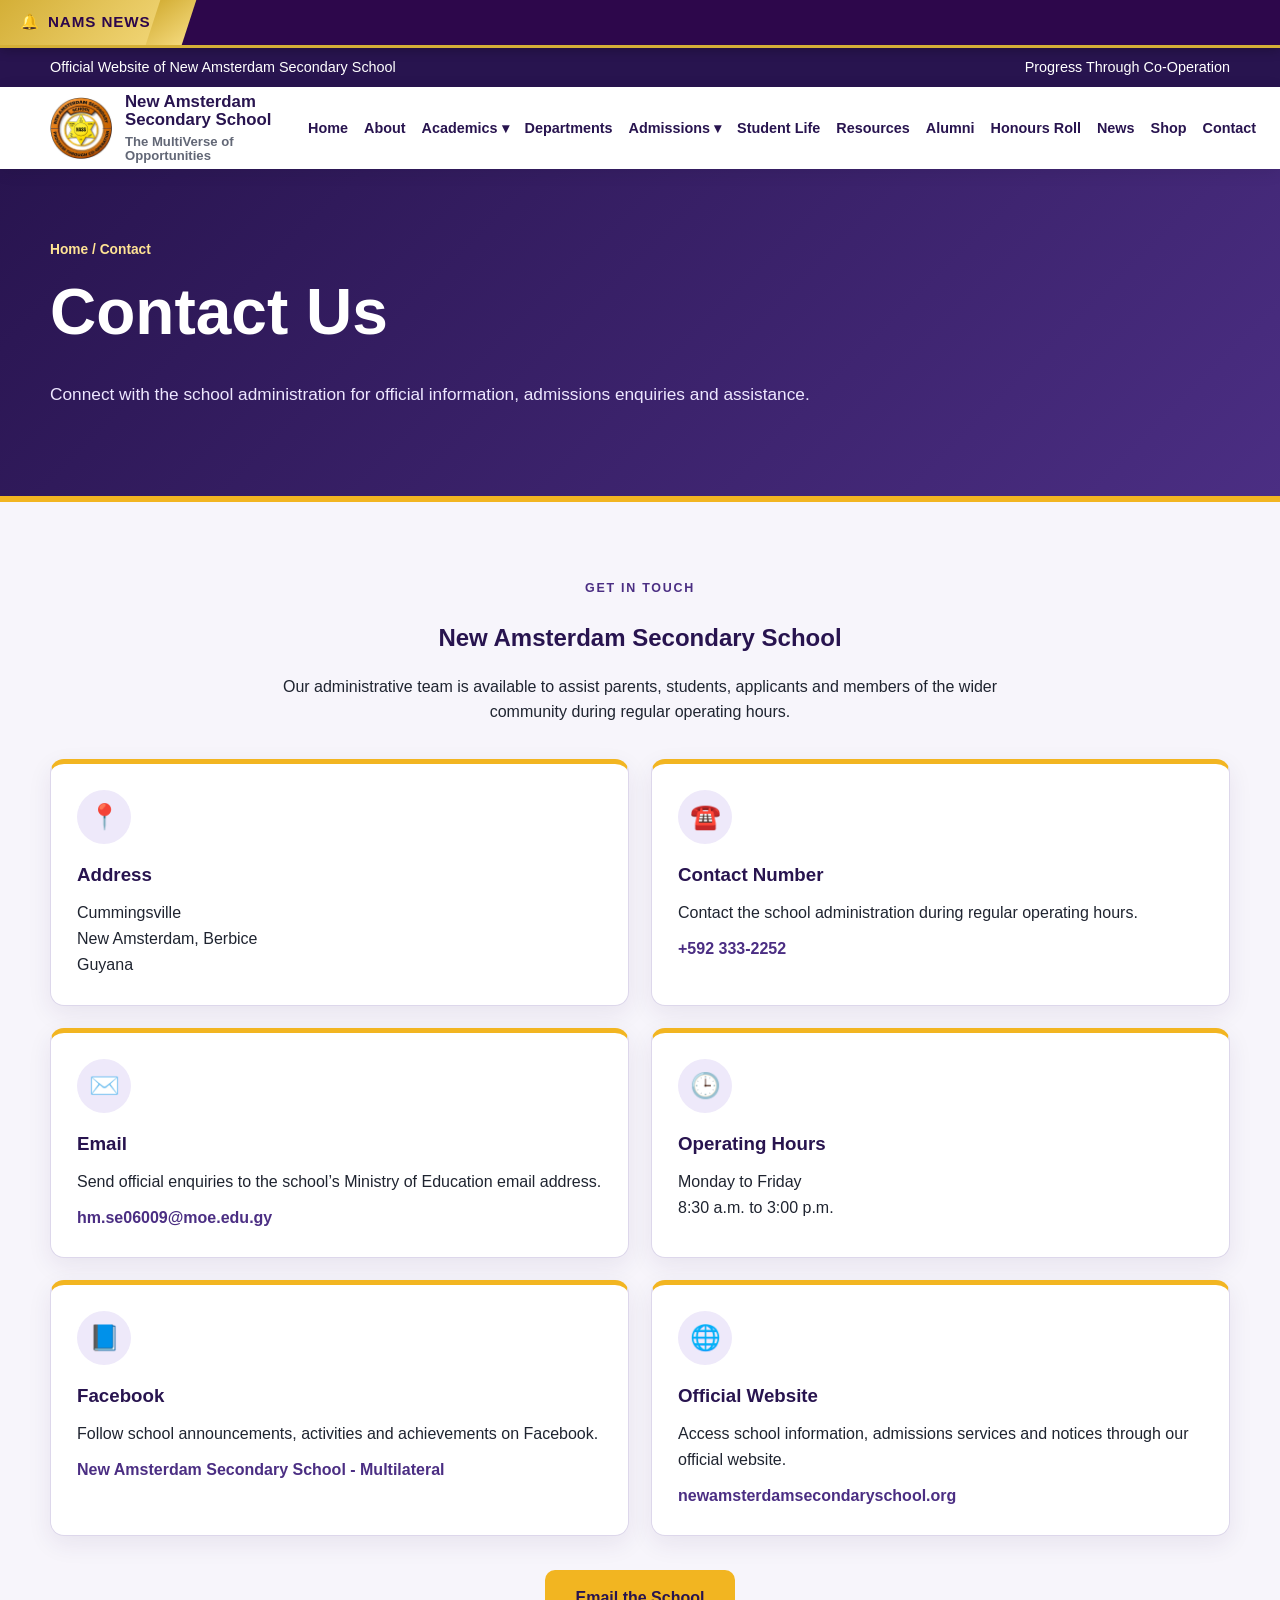
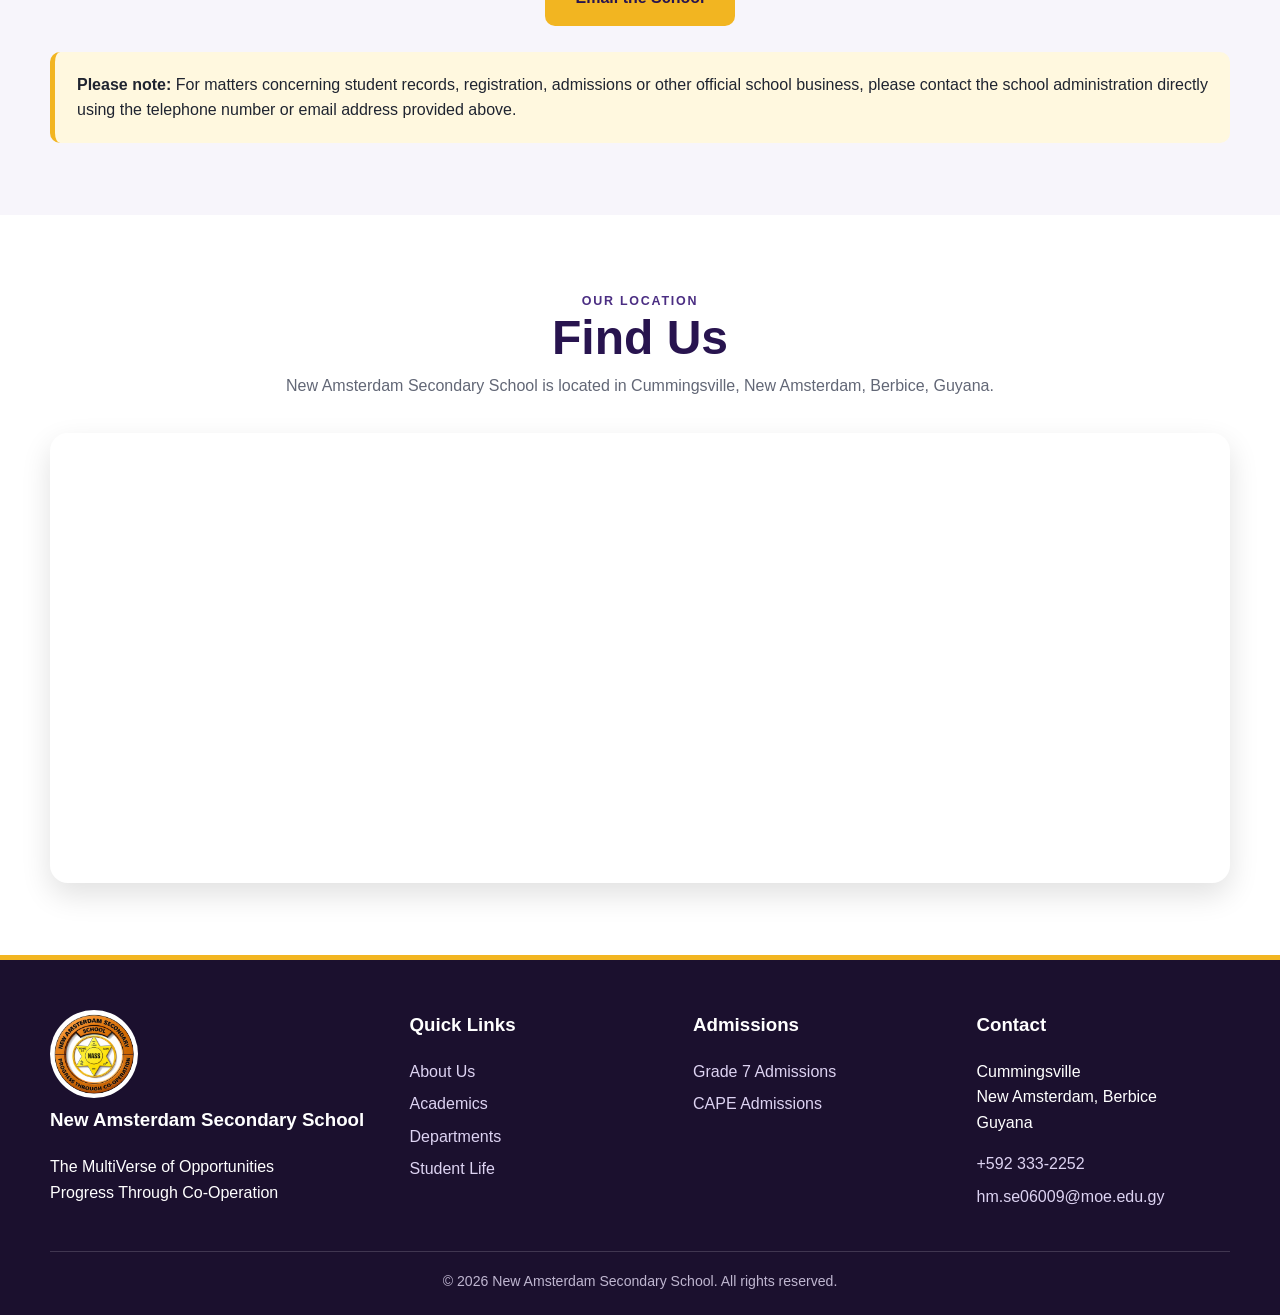
<file: contact.html>
<!DOCTYPE html>
<html lang="en">
<head>
  <meta charset="UTF-8">

  <meta
    name="viewport"
    content="width=device-width, initial-scale=1"
  >

  <title>Contact Us | New Amsterdam Secondary School</title>

  <meta
    name="description"
    content="Contact New Amsterdam Secondary School in Cummingsville, New Amsterdam, Berbice, Guyana."
  >

  <link rel="stylesheet" href="styles.css">

  <style>
    .brand-copy {
      display: flex;
      flex-direction: column;
      align-items: flex-start;
      line-height: 1.15;
      min-width: 0;
    }

    .brand-name,
    .brand-tag {
      display: block;
      width: 100%;
    }

    .brand-tag {
      margin-top: 6px;
    }

    .contact-intro {
      max-width: 760px;
      margin: 0 auto 34px;
      text-align: center;
    }

    .contact-intro h2 {
      margin-bottom: 12px;
      color: var(--purple-dark);
    }

    .contact-details {
      display: grid;
      grid-template-columns: repeat(2, minmax(0, 1fr));
      gap: 22px;
    }

    .contact-item {
      background: #ffffff;
      border: 1px solid #ddd7eb;
      border-top: 5px solid var(--gold);
      border-radius: 14px;
      padding: 26px;
      box-shadow: 0 8px 24px rgba(49, 28, 90, 0.08);
    }

    .contact-item h3 {
      margin: 0 0 10px;
      color: var(--purple-dark);
    }

    .contact-item p {
      margin: 0;
      line-height: 1.65;
    }

    .contact-icon {
      width: 54px;
      height: 54px;
      display: flex;
      align-items: center;
      justify-content: center;
      margin-bottom: 16px;
      border-radius: 50%;
      background: #eee9fa;
      font-size: 1.55rem;
    }

    .contact-link {
      display: inline-block;
      margin-top: 10px;
      color: var(--purple);
      font-weight: 800;
      text-decoration: none;
      overflow-wrap: anywhere;
    }

    .contact-link:hover {
      text-decoration: underline;
    }

    .contact-actions {
      display: flex;
      flex-wrap: wrap;
      justify-content: center;
      gap: 14px;
      margin-top: 34px;
    }

    .contact-actions .btn {
      min-width: 190px;
      text-align: center;
    }

    .admissions-box {
      margin-top: 36px;
      padding: 28px;
      background: linear-gradient(135deg, #f7f3ff, #fff8df);
      border: 1px solid #ddd7eb;
      border-left: 6px solid var(--gold);
      border-radius: 14px;
    }

    .admissions-box h2 {
      margin-top: 0;
      color: var(--purple-dark);
    }

    .admissions-box ul {
      margin: 16px 0 0 20px;
      padding: 0;
    }

    .admissions-box li {
      margin-bottom: 8px;
    }

    .contact-note {
      margin-top: 26px;
      padding: 20px 22px;
      background: #fff8df;
      border-left: 5px solid var(--gold);
      border-radius: 10px;
    }

    /* NAMS NEWS TICKER */

    .nams-news-ticker {
      width: 100%;
      min-height: 48px;
      display: flex;
      align-items: stretch;
      overflow: hidden;
      background: #2d074b;
      border-bottom: 3px solid #d4af37;
      box-shadow: 0 3px 10px rgba(0, 0, 0, 0.22);
      position: relative;
      z-index: 10000;
      cursor: default;
      user-select: none;
    }

    .nams-news-label {
      flex: 0 0 auto;
      display: flex;
      align-items: center;
      justify-content: center;
      gap: 8px;
      min-width: 150px;
      padding: 10px 20px;
      background: linear-gradient(135deg, #d4af37, #f3d87a);
      color: #2d074b;
      font-size: 0.95rem;
      font-weight: 900;
      letter-spacing: 0.06em;
      text-transform: uppercase;
      position: relative;
      z-index: 2;
      box-shadow: 5px 0 12px rgba(0, 0, 0, 0.18);
    }

    .nams-news-label::after {
      content: "";
      position: absolute;
      top: 0;
      right: -18px;
      width: 36px;
      height: 100%;
      background: inherit;
      transform: skewX(-18deg);
      z-index: -1;
    }

    .nams-news-window {
      flex: 1 1 auto;
      min-width: 0;
      overflow: hidden;
      display: flex;
      align-items: center;
      white-space: nowrap;
      pointer-events: none;
    }

    .nams-news-track {
      display: inline-flex;
      align-items: center;
      width: max-content;
      padding-left: 100%;
      animation: namsTickerScroll 24s linear infinite;
      will-change: transform;
    }

    .nams-news-message {
      display: inline-flex;
      align-items: center;
      gap: 12px;
      padding: 0 42px;
      color: #ffffff;
      font-size: 1rem;
      font-weight: 700;
      letter-spacing: 0.01em;
    }

    .nams-news-message strong {
      color: #f3d87a;
      font-weight: 900;
    }

    .nams-news-ticker:hover .nams-news-track {
      animation-play-state: paused;
    }

    @keyframes namsTickerScroll {
      from {
        transform: translateX(0);
      }

      to {
        transform: translateX(-100%);
      }
    }

    @media (max-width: 760px) {
      .contact-details {
        grid-template-columns: 1fr;
      }

      .contact-actions {
        flex-direction: column;
      }

      .contact-actions .btn {
        width: 100%;
      }

      .nams-news-ticker {
        min-height: 44px;
      }

      .nams-news-label {
        min-width: 112px;
        padding: 9px 12px;
        font-size: 0.76rem;
        letter-spacing: 0.035em;
      }

      .nams-news-message {
        padding: 0 28px;
        font-size: 0.9rem;
      }
    }
  </style>

<style>
@media (min-width:1100px){
  .site-header .brand-row{gap:16px}
  .site-header .brand{flex:0 1 300px;min-width:235px}
  .site-header .nav{gap:2px;flex-wrap:nowrap;align-items:center;justify-content:flex-end}
  .site-header .nav>a,.site-header .dropbtn{padding-left:7px;padding-right:7px;font-size:.9rem;white-space:nowrap}
  .site-header .brand-name,.site-header .brand-tag{line-height:1.08}
}
</style>

</head>

<body>

  <a class="skip" href="#main">
    Skip to content
  </a>

  <!-- NAMS NEWS TICKER -->

  <div
    class="nams-news-ticker"
    role="region"
    aria-label="Important school announcement"
  >

    <div class="nams-news-label">
      <span aria-hidden="true">🔔</span>
      NAMS News
    </div>

    <div class="nams-news-window">

      <div class="nams-news-track">

        <div class="nams-news-message">
          <span aria-hidden="true">🎓</span>
          <strong>WELCOME TO THE MultiVerse:</strong>
          <span aria-hidden="true">•</span>
          Discover the MultiVerse of Opportunities
          <span aria-hidden="true">💜💛</span>
        </div>

      </div>

    </div>

  </div>

  <div class="utility">
    <div class="container">

      <span>
        Official Website of New Amsterdam Secondary School
      </span>

      <span>
        Progress Through Co-Operation
      </span>

    </div>
  </div>

  <header class="site-header">

    <div class="container brand-row">

      <a class="brand" href="index.html">

        <img
          src="nass-crest.png"
          alt="New Amsterdam Secondary School crest"
        >

        <span class="brand-copy">

          <span class="brand-name">
            New Amsterdam Secondary School
          </span>

          <span class="brand-tag">
            The MultiVerse of Opportunities
          </span>

        </span>

      </a>

      <button
        class="nav-toggle"
        aria-expanded="false"
      >
        Menu
      </button>

      <nav
        class="nav"
        aria-label="Main navigation"
      >

        <a href="index.html">Home</a>

        <a href="about.html">About</a>

        <div class="dropdown">

          <button class="dropbtn">
            Academics ▾
          </button>

          <div class="dropdown-menu">
            <a href="academics.html#foundation">Foundation Programme</a>
            <a href="academics.html#streams of study">Streams of Study</a>
            <a href="academics.html#csec">CSEC</a>
            <a href="academics.html#cape">CAPE</a>
            <a href="academics.html#cvq">CVQ</a>
            <a href="academics.html#ccslc">CCSLC</a>

          </div>

        </div>

        <a href="departments.html">
          Departments
        </a>

        <div class="dropdown">

          <button class="dropbtn">
            Admissions ▾
          </button>

          <div class="dropdown-menu">

            <a href="admissions.html">
              Admissions Overview
            </a>

            <a href="grade7-admissions.html">
              Grade 7 Admissions
            </a>

            <a href="cape-admissions.html">
              CAPE Admissions
            </a>

          </div>

        </div>

        <a href="student-life.html">
          Student Life
        </a>
        <a href="resources.html">
          Resources
        </a>
                <a href="alumni.html">Alumni</a>
                <a href="honours-roll.html">Honours Roll</a>

        <a href="news.html">
          News
        </a>
        <a href="shop.html">
          Shop
        </a>

        <a href="contact.html">
          Contact
        </a>

      </nav>

    </div>

  </header>

  <main id="main">

    <section class="page-hero">

      <div class="container">

        <div class="breadcrumbs">
          Home / Contact
        </div>

        <h1>
          Contact Us
        </h1>

        <p>
          Connect with the school administration for official
          information, admissions enquiries and assistance.
        </p>

      </div>

    </section>

    <section>

      <div class="container">

        <div class="contact-intro">

          <span
            class="eyebrow"
            style="color: var(--purple);"
          >
            Get in Touch
          </span>

          <h2>
            New Amsterdam Secondary School
          </h2>

          <p>
            Our administrative team is available to assist
            parents, students, applicants and members of the
            wider community during regular operating hours.
          </p>

        </div>

        <div class="contact-details">

          <div class="contact-item">

            <div class="contact-icon">
              📍
            </div>

            <h3>
              Address
            </h3>

            <p>
              Cummingsville
              <br>
              New Amsterdam, Berbice
              <br>
              Guyana
            </p>

          </div>

          <div class="contact-item">

            <div class="contact-icon">
              ☎️
            </div>

            <h3>
              Contact Number
            </h3>

            <p>
              Contact the school administration during
              regular operating hours.
            </p>

            <a
              class="contact-link"
              href="tel:+5923332252"
            >
              +592 333-2252
            </a>

          </div>

          <div class="contact-item">

            <div class="contact-icon">
              ✉️
            </div>

            <h3>
              Email
            </h3>

            <p>
              Send official enquiries to the school’s
              Ministry of Education email address.
            </p>

            <a
              class="contact-link"
              href="mailto:hm.se06009@moe.edu.gy"
            >
              hm.se06009@moe.edu.gy
            </a>

          </div>

          <div class="contact-item">

            <div class="contact-icon">
              🕒
            </div>

            <h3>
              Operating Hours
            </h3>

            <p>
              Monday to Friday
              <br>
              8:30 a.m. to 3:00 p.m.
            </p>

          </div>

          <div class="contact-item">

            <div class="contact-icon">
              📘
            </div>

            <h3>
              Facebook
            </h3>

            <p>
              Follow school announcements, activities and
              achievements on Facebook.
            </p>

            <span class="contact-link">
              New Amsterdam Secondary School - Multilateral
            </span>

          </div>

          <div class="contact-item">

            <div class="contact-icon">
              🌐
            </div>

            <h3>
              Official Website
            </h3>

            <p>
              Access school information, admissions services
              and notices through our official website.
            </p>

            <a
              class="contact-link"
              href="https://newamsterdamsecondaryschool.org"
            >
              newamsterdamsecondaryschool.org
            </a>

          </div>

        </div>

        <div class="contact-actions">

          <a
            class="btn btn-primary"
            href="mailto:hm.se06009@moe.edu.gy"
          >
            Email the School
          </a>

        </div>

        <div class="contact-note">

          <strong>
            Please note:
          </strong>

          For matters concerning student records,
          registration, admissions or other official school
          business, please contact the school administration
          directly using the telephone number or email address
          provided above.

        </div>

      </div>

    </section>
<section class="location-section">

    <div class="container">

        <div class="section-head">

            <span
                class="eyebrow"
                style="color: var(--purple);"
            >
                Our Location
            </span>

            <h2>
                Find Us
            </h2>

            <p>
                New Amsterdam Secondary School is located in
                Cummingsville, New Amsterdam, Berbice, Guyana.
            </p>

        </div>

        <div class="map-container">

            <iframe src="https://www.google.com/maps/embed?pb=!1m18!1m12!1m3!1d3966.221318635723!2d-57.52231542518375!3d6.234530593753714!2m3!1f0!2f0!3f0!3m2!1i1024!2i768!4f13.1!3m3!1m2!1s0x8da5a3bca95480b9%3A0x5c6825fb7eb98176!2sNew%20Amsterdam%20Multilateral%20School!5e0!3m2!1sen!2sgy!4v1784476532271!5m2!1sen!2sgy" width="600" height="450" style="border:0;" allowfullscreen="" loading="lazy" referrerpolicy="strict-origin-when-cross-origin"></iframe>

        </div>

    </div>

</section>

  </main>

  <footer class="footer">

    <div class="container">

      <div class="footer-grid">

        <div>

          <img
            src="nass-crest.png"
            alt="New Amsterdam Secondary School crest"
            style="
              width: 88px;
              background: white;
              border-radius: 50%;
              padding: 4px;
            "
          >

          <h3>
            New Amsterdam Secondary School
          </h3>

          <p>
            The MultiVerse of Opportunities
            <br>
            Progress Through Co-Operation
          </p>

        </div>

        <div>

          <h3>
            Quick Links
          </h3>

          <a href="about.html">
            About Us
          </a>

          <a href="academics.html">
            Academics
          </a>

          <a href="departments.html">
            Departments
          </a>

          <a href="student-life.html">
            Student Life
          </a>

        </div>

        <div>

          <h3>
            Admissions
          </h3>

          <a href="grade7-admissions.html">
            Grade 7 Admissions
          </a>

          <a href="cape-admissions.html">
            CAPE Admissions
          </a>

        </div>

        <div>

          <h3>
            Contact
          </h3>

          <p>
            Cummingsville
            <br>
            New Amsterdam, Berbice
            <br>
            Guyana
          </p>

          <a href="tel:+5923332252">
            +592 333-2252
          </a>

          <a href="mailto:hm.se06009@moe.edu.gy">
            hm.se06009@moe.edu.gy
          </a>

        </div>

      </div>

      <div class="footer-bottom">

        ©
        <span data-year></span>
        New Amsterdam Secondary School.
        All rights reserved.

      </div>

    </div>

  </footer>

  <script src="script.js"></script>

</body>
</html>
</file>
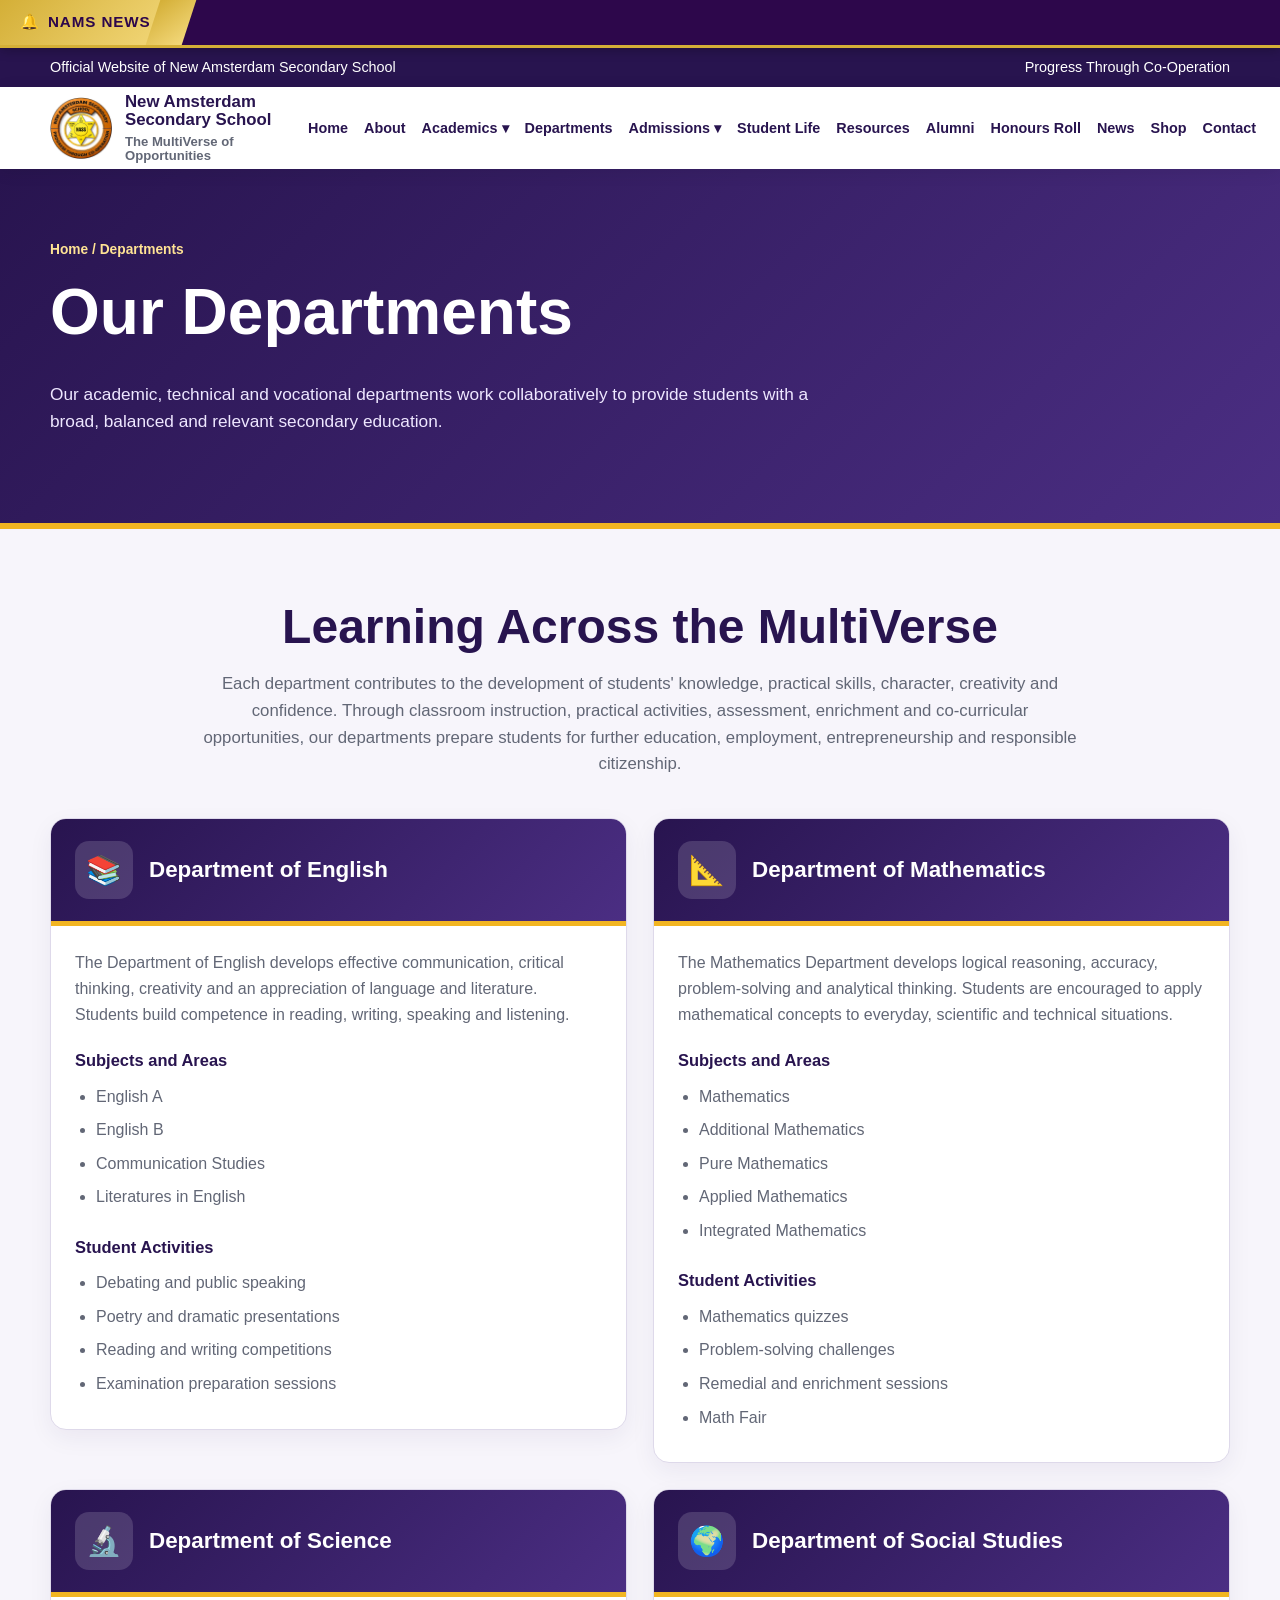
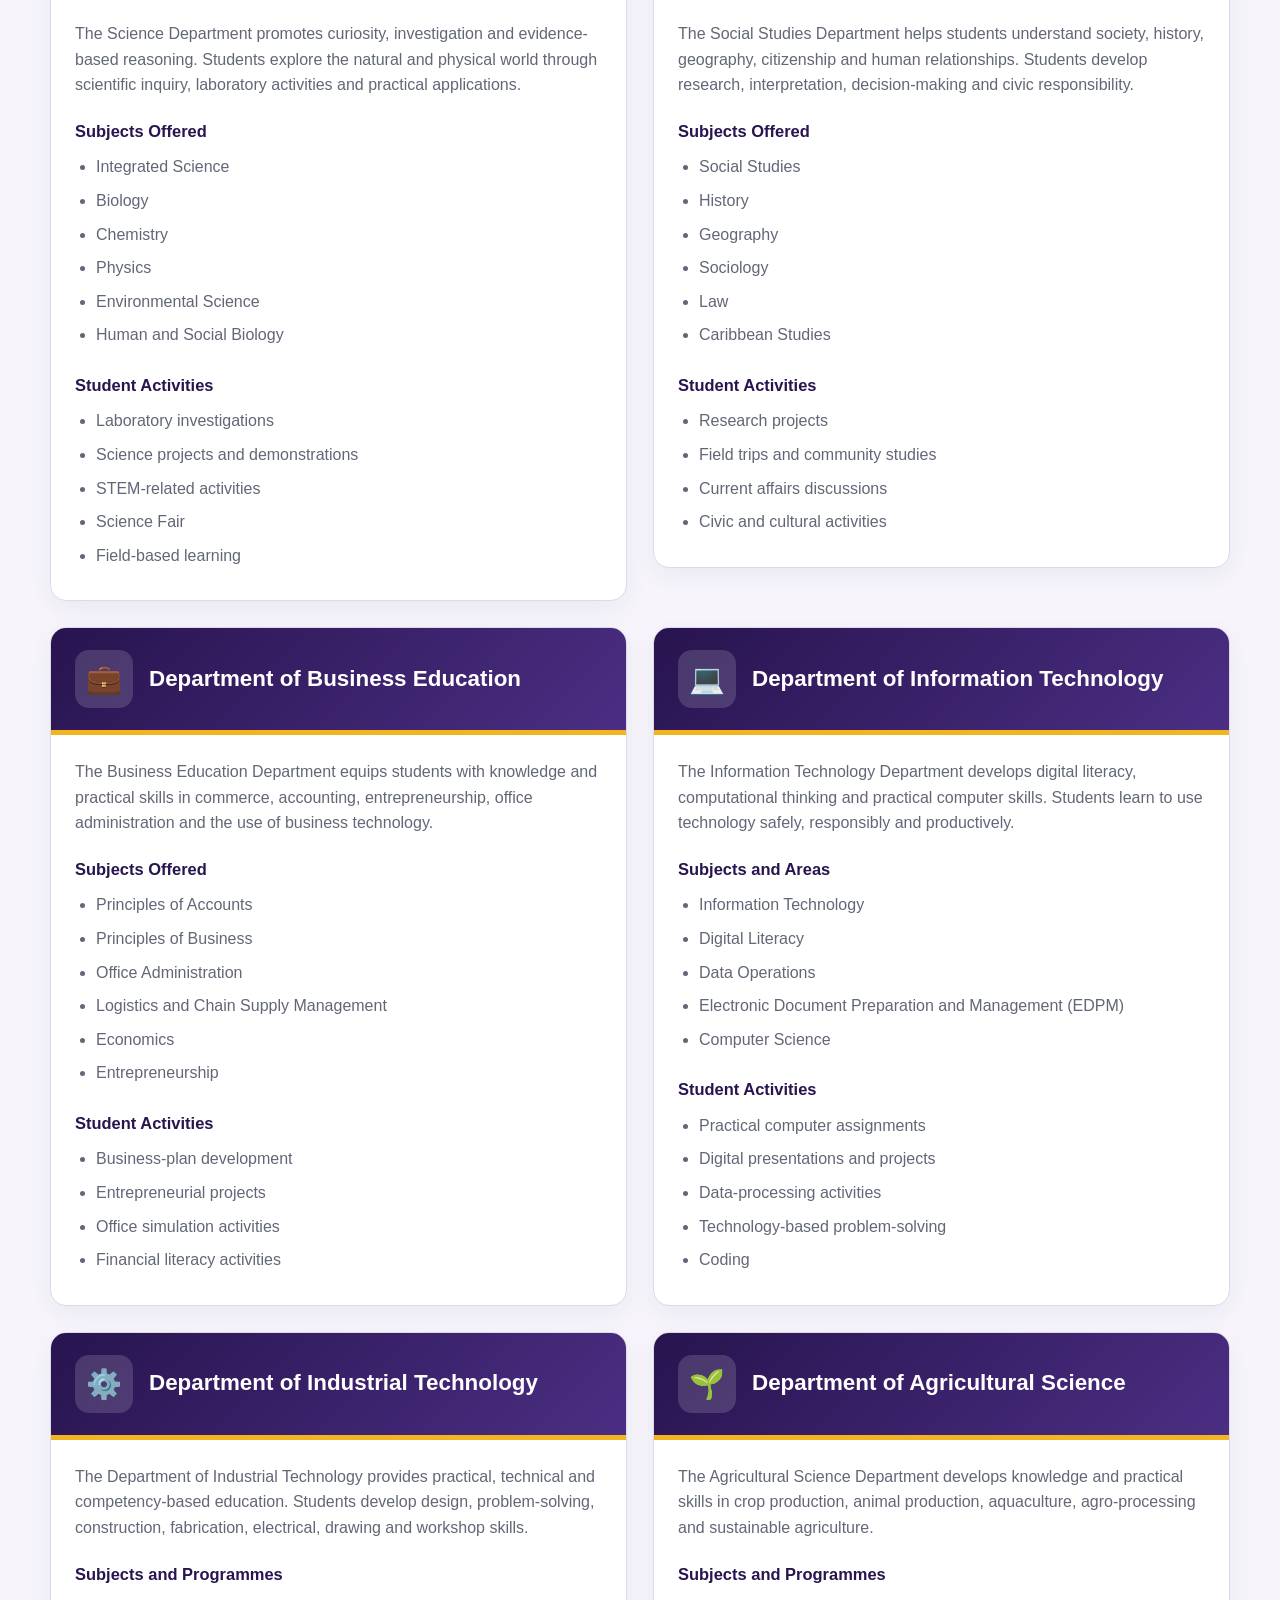
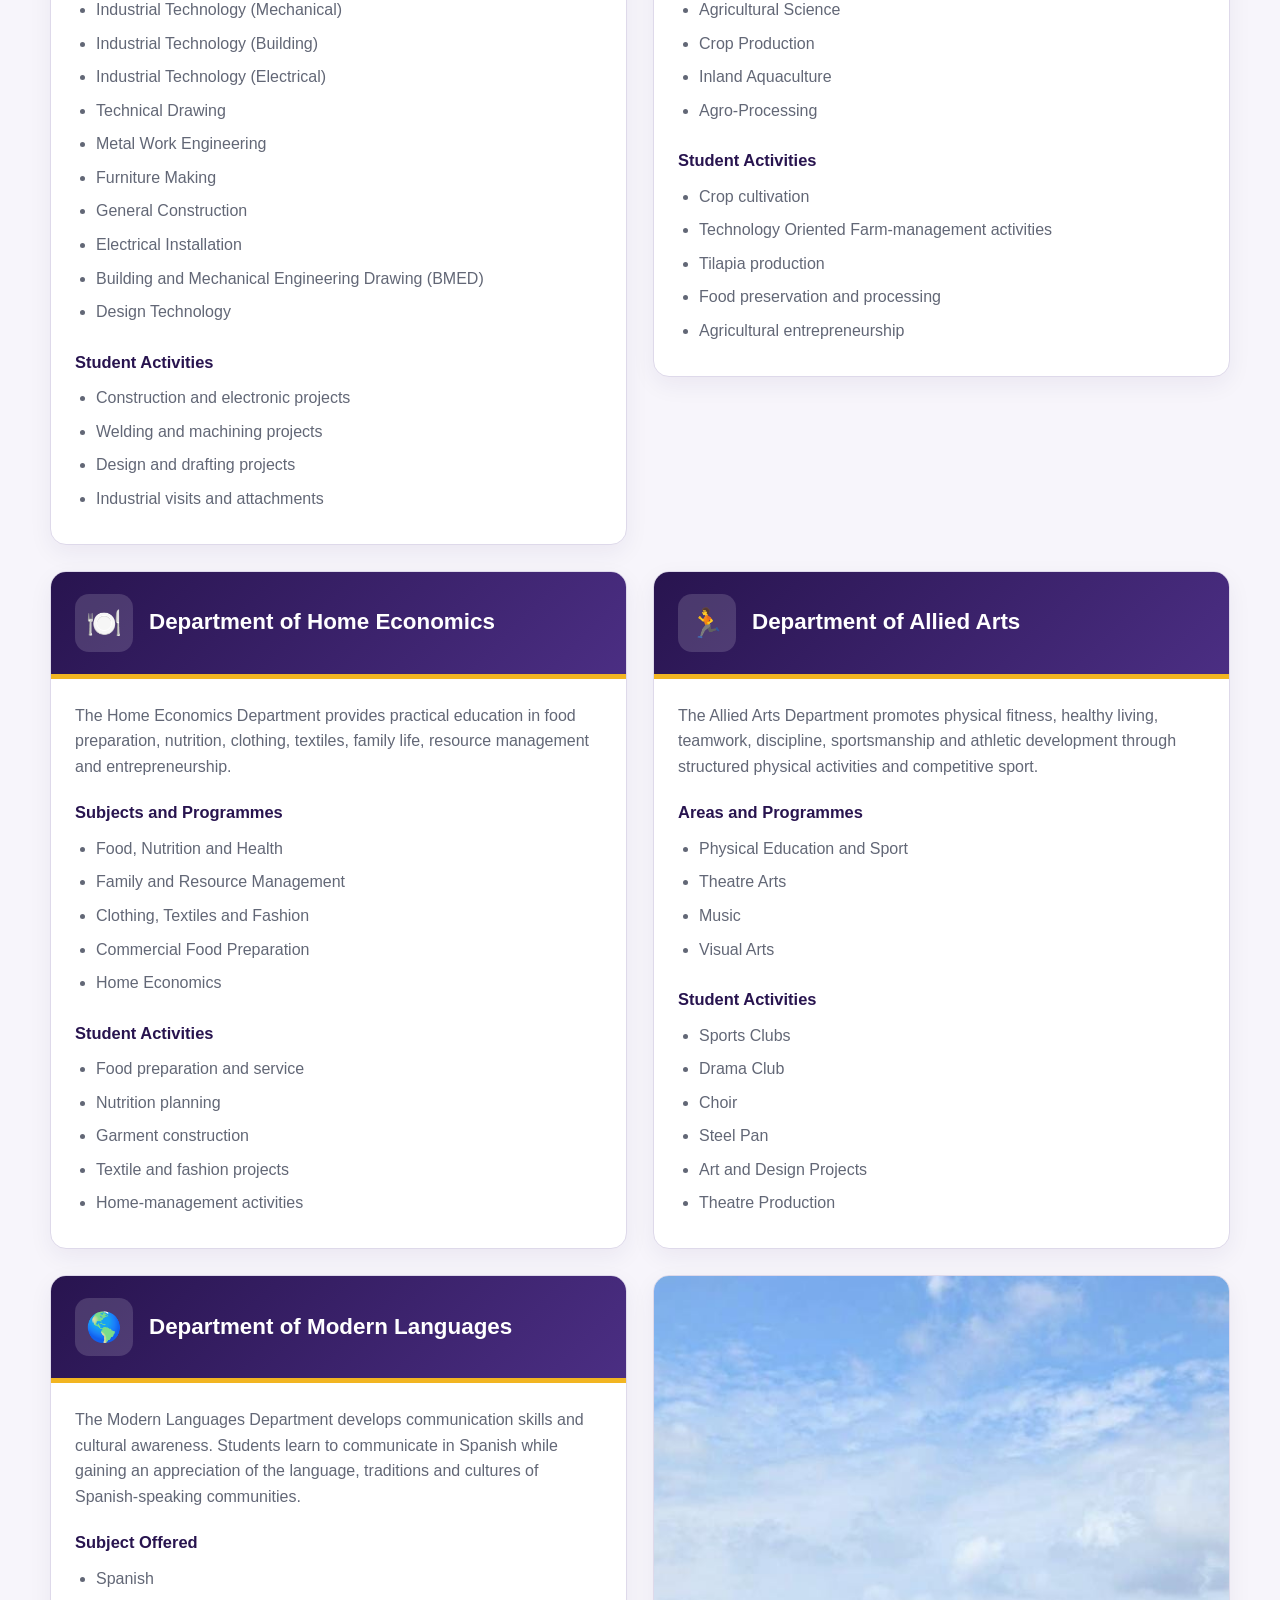
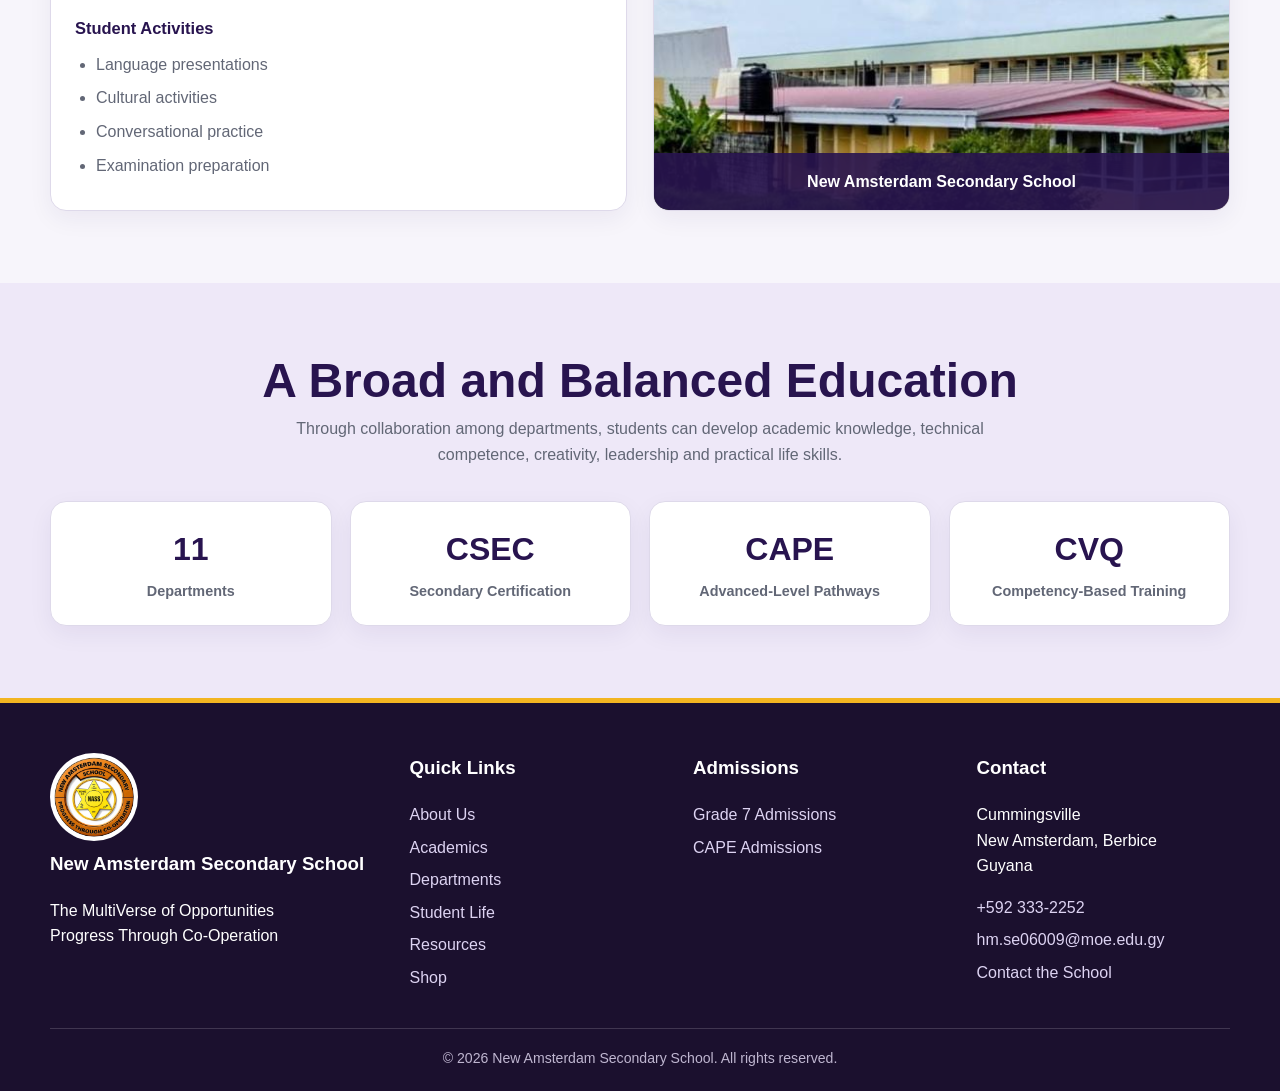
<file: departments.html>
<!DOCTYPE html>
<html lang="en">

<head>

    <meta charset="UTF-8">

    <meta
        name="viewport"
        content="width=device-width, initial-scale=1.0"
    >

    <title>
        Departments | New Amsterdam Secondary School
    </title>

    <meta
        name="description"
        content="Academic, technical and vocational departments at New Amsterdam Secondary School."
    >

    <link
        rel="stylesheet"
        href="styles.css"
    >

    <style>

        /* ================================
           DEPARTMENTS PAGE
        ================================= */

        .departments-intro {
            max-width: 880px;
            margin: 0 auto 40px;
            text-align: center;
        }

        .departments-intro h2 {
            margin: 0 0 15px;
            color: var(--purple-dark);
            font-size: clamp(2rem, 4vw, 3rem);
            line-height: 1.1;
        }

        .departments-intro p {
            color: var(--muted);
            font-size: 1.05rem;
        }

        .departments-grid {
            display: grid;
            grid-template-columns: repeat(2, minmax(0, 1fr));
            gap: 26px;
            align-items: start;
        }

        .department-card {
            height: auto;
            align-self: start;
            overflow: hidden;
            padding: 0;
        }

        .department-heading {
            display: flex;
            align-items: center;
            gap: 16px;
            padding: 22px 24px;
            background:
                linear-gradient(
                    135deg,
                    var(--purple-dark),
                    var(--purple)
                );
            color: #ffffff;
            border-bottom: 5px solid var(--gold);
        }

        .department-icon {
            width: 58px;
            height: 58px;
            flex: 0 0 58px;
            display: grid;
            place-items: center;
            border-radius: 14px;
            background: rgba(255, 255, 255, 0.15);
            font-size: 1.8rem;
        }

        .department-heading h2 {
            margin: 0;
            color: #ffffff;
            font-size: 1.4rem;
            line-height: 1.2;
        }

        .department-body {
            padding: 24px;
        }

        .department-body > p {
            margin-top: 0;
            color: var(--muted);
        }

        .department-body h3 {
            margin: 24px 0 10px;
            color: var(--purple-dark);
            font-size: 1.03rem;
        }

        .department-body h3:first-of-type {
            margin-top: 20px;
        }

        .department-list {
            margin: 0;
            padding-left: 21px;
        }

        .department-list li {
            margin-bottom: 8px;
            color: var(--muted);
        }

        .department-tags {
            display: flex;
            flex-wrap: wrap;
            gap: 8px;
            margin-top: 16px;
        }

        .department-tag {
            display: inline-block;
            padding: 6px 11px;
            border-radius: 999px;
            background: var(--gold-soft);
            color: #6b4c00;
            font-size: 0.78rem;
            font-weight: 900;
        }

        .technical-feature {
            grid-column: auto;
        }

        .technical-feature .department-body {
            display: block;
        }

        .technical-column h3:first-child {
            margin-top: 20px;
        }

        .department-summary {
            background: var(--purple-soft);
        }

        .department-summary-grid {
            display: grid;
            grid-template-columns: repeat(4, minmax(0, 1fr));
            gap: 18px;
        }

        .summary-card {
            padding: 22px;
            text-align: center;
        }

        .summary-number {
            display: block;
            color: var(--purple-dark);
            font-size: 2rem;
            font-weight: 900;
        }

        .summary-label {
            display: block;
            margin-top: 5px;
            color: var(--muted);
            font-size: 0.9rem;
            font-weight: 700;
        }

        @media (max-width: 900px) {

            .departments-grid {
                grid-template-columns: 1fr;
            }

            .department-summary-grid {
                grid-template-columns: repeat(2, minmax(0, 1fr));
            }

        }

        @media (max-width: 560px) {

            .department-heading {
                align-items: flex-start;
            }

            .department-summary-grid {
                grid-template-columns: 1fr;
            }

        }
/* Right-side image beside Modern Languages */

.department-image-card {
    position: relative;
    padding: 0;
    overflow: hidden;
    align-self: stretch;
    min-height: 100%;
    display: flex;
}

.department-side-image {
    width: 100%;
    height: 100%;
    min-height: 100%;
    display: block;
    object-fit: cover;
}

.department-image-caption {
    position: absolute;
    left: 0;
    right: 0;
    bottom: 0;
    padding: 16px 20px;
    background: rgba(40, 20, 79, 0.9);
    color: #ffffff;
    font-weight: 800;
    text-align: center;
}


        /* =========================================
           NAMS NEWS TICKER / ANNOUNCEMENT CRAWL
        ========================================= */

        .nams-news-ticker {
            width: 100%;
            min-height: 48px;
            display: flex;
            align-items: stretch;
            overflow: hidden;
            background: #2d074b;
            border-bottom: 3px solid #d4af37;
            box-shadow: 0 3px 10px rgba(0, 0, 0, 0.22);
            position: relative;
            z-index: 10000;
            cursor: default;
            user-select: none;
        }

        .nams-news-label {
            flex: 0 0 auto;
            display: flex;
            align-items: center;
            justify-content: center;
            gap: 8px;
            min-width: 150px;
            padding: 10px 20px;
            background: linear-gradient(135deg, #d4af37, #f3d87a);
            color: #2d074b;
            font-size: 0.95rem;
            font-weight: 900;
            letter-spacing: 0.06em;
            text-transform: uppercase;
            position: relative;
            z-index: 2;
            box-shadow: 5px 0 12px rgba(0, 0, 0, 0.18);
        }

        .nams-news-label::after {
            content: "";
            position: absolute;
            top: 0;
            right: -18px;
            width: 36px;
            height: 100%;
            background: inherit;
            transform: skewX(-18deg);
            z-index: -1;
        }

        .nams-news-window {
            flex: 1 1 auto;
            min-width: 0;
            overflow: hidden;
            display: flex;
            align-items: center;
            white-space: nowrap;
            pointer-events: none;
        }

        .nams-news-track {
            display: inline-flex;
            align-items: center;
            width: max-content;
            padding-left: 100%;
            animation: namsTickerScroll 24s linear infinite;
            will-change: transform;
        }

        .nams-news-message {
            display: inline-flex;
            align-items: center;
            gap: 12px;
            padding: 0 42px;
            color: #ffffff;
            font-size: 1rem;
            font-weight: 700;
            letter-spacing: 0.01em;
        }

        .nams-news-message strong {
            color: #f3d87a;
            font-weight: 900;
        }

        .nams-news-ticker:hover .nams-news-track {
            animation-play-state: paused;
        }

        @keyframes namsTickerScroll {
            from {
                transform: translateX(0);
            }

            to {
                transform: translateX(-100%);
            }
        }

        @media (max-width: 700px) {

            .nams-news-ticker {
                min-height: 44px;
            }

            .nams-news-label {
                min-width: 112px;
                padding: 9px 12px;
                font-size: 0.76rem;
                letter-spacing: 0.035em;
            }

            .nams-news-message {
                padding: 0 28px;
                font-size: 0.9rem;
            }

        }

    </style>


<style>
@media (min-width:1100px){
  .site-header .brand-row{gap:16px}
  .site-header .brand{flex:0 1 300px;min-width:235px}
  .site-header .nav{gap:2px;flex-wrap:nowrap;align-items:center;justify-content:flex-end}
  .site-header .nav>a,.site-header .dropbtn{padding-left:7px;padding-right:7px;font-size:.9rem;white-space:nowrap}
  .site-header .brand-name,.site-header .brand-tag{line-height:1.08}
}
</style>

</head>

<body>

    <!-- SKIP LINK -->

    <a
        class="skip"
        href="#main"
    >
        Skip to content
    </a>


    <!-- NAMS NEWS TICKER -->

    <div
        class="nams-news-ticker"
        role="region"
        aria-label="Important school announcement"
    >

        <div class="nams-news-label">
            <span aria-hidden="true">🔔</span>
            NAMS News
        </div>

        <div class="nams-news-window">

            <div class="nams-news-track">

                <div class="nams-news-message">
                    <span aria-hidden="true">🎓</span>
                    <strong>WELCOME TO THE MultiVerse:</strong>
                    <span aria-hidden="true">•</span>
                    Discover the MultiVerse of Opportunities
                    <span aria-hidden="true">💜💛</span>
                </div>

            </div>

        </div>

    </div>

    <!-- TOP INFORMATION BAR -->

    <div class="utility">

        <div class="container">

            <span>
                Official Website of New Amsterdam Secondary School
            </span>

            <span>
                Progress Through Co-Operation
            </span>

        </div>

    </div>

    <!-- ================= HEADER ================= -->

    <header class="site-header">

        <div class="container brand-row">

            <a
                class="brand"
                href="index.html"
            >

                <img
                    src="nass-crest.png"
                    alt="New Amsterdam Secondary School crest"
                >

                <span class="brand-copy">

                    <span class="brand-name">
                        New Amsterdam Secondary School
                    </span>

                    <span class="brand-tag">
                        The MultiVerse of Opportunities
                    </span>

                </span>

            </a>

            <button
                class="nav-toggle"
                aria-expanded="false"
            >
                Menu
            </button>

            <nav
                class="nav"
                aria-label="Main navigation"
            >

                <a href="index.html">
                    Home
                </a>

                <a href="about.html">
                    About
                </a>

                <div class="dropdown">

                    <button class="dropbtn">
                        Academics ▾
                    </button>

                    <div class="dropdown-menu">

                        <a href="academics.html#foundation">
                            Foundation Programme
                        </a>

                        <a href="academics.html#streams">
                            Streams of Study
                        </a>

                        <a href="academics.html#csec">
                            CSEC
                        </a>

                        <a href="academics.html#cape">
                            CAPE
                        </a>

                        <a href="academics.html#cvq">
                            CVQ
                        </a>

                        <a href="academics.html#ccslc">
                            CCSLC
                        </a>

                    </div>

                </div>

                <a href="departments.html">
                    Departments
                </a>

                <div class="dropdown">

                    <button class="dropbtn">
                        Admissions ▾
                    </button>

                    <div class="dropdown-menu">

                        <a href="admissions.html">
                            Admissions Overview
                        </a>

                        <a href="grade7-admissions.html">
                            Grade 7 Admissions
                        </a>

                        <a href="cape-admissions.html">
                            CAPE Admissions
                        </a>

                    </div>

                </div>

                <a href="student-life.html">
                    Student Life
                </a>

                <a href="resources.html">
                    Resources
                </a>
                <a href="alumni.html">Alumni</a>
                <a href="honours-roll.html">Honours Roll</a>

                <a href="news.html">
                    News
                </a>

                <a href="shop.html">
                    Shop
                </a>

                <a href="contact.html">
                    Contact
                </a>

            </nav>

        </div>

    </header>

    <!-- ================= MAIN CONTENT ================= -->

    <main id="main">

        <!-- PAGE HERO -->

        <section class="page-hero">

            <div class="container">

                <div class="breadcrumbs">
                    Home / Departments
                </div>

                <h1>
                    Our Departments
                </h1>

                <p>
                    Our academic, technical and vocational departments
                    work collaboratively to provide students with a broad,
                    balanced and relevant secondary education.
                </p>

            </div>

        </section>

        <!-- INTRODUCTION -->

        <section>

            <div class="container">

                <div class="departments-intro">

                    <h2>
                        Learning Across the MultiVerse
                    </h2>

                    <p>
                        Each department contributes to the development of
                        students' knowledge, practical skills, character,
                        creativity and confidence. Through classroom
                        instruction, practical activities, assessment,
                        enrichment and co-curricular opportunities, our
                        departments prepare students for further education,
                        employment, entrepreneurship and responsible citizenship.
                    </p>

                </div>

                <div class="departments-grid">

                    <!-- ENGLISH -->

                    <article class="card department-card">

                        <div class="department-heading">

                            <div class="department-icon">
                                📚
                            </div>

                            <h2>
                                Department of English
                            </h2>

                        </div>

                        <div class="department-body">

                            <p>
                                The Department of English develops effective
                                communication, critical thinking, creativity
                                and an appreciation of language and literature.
                                Students build competence in reading, writing,
                                speaking and listening.
                            </p>

                            <h3>
                                Subjects and Areas
                            </h3>

                            <ul class="department-list">
                                <li>English A</li>
                                <li>English B</li>
                                <li>Communication Studies</li>
                                <li>Literatures in English</li>
                            </ul>

                            <h3>
                                Student Activities
                            </h3>

                            <ul class="department-list">
                                <li>Debating and public speaking</li>
                                <li>Poetry and dramatic presentations</li>
                                <li>Reading and writing competitions</li>
                                <li>Examination preparation sessions</li>
                            </ul>

                        </div>

                    </article>

                    <!-- MATHEMATICS -->

                    <article class="card department-card">

                        <div class="department-heading">

                            <div class="department-icon">
                                📐
                            </div>

                            <h2>
                                Department of Mathematics
                            </h2>

                        </div>

                        <div class="department-body">

                            <p>
                                The Mathematics Department develops logical
                                reasoning, accuracy, problem-solving and
                                analytical thinking. Students are encouraged
                                to apply mathematical concepts to everyday,
                                scientific and technical situations.
                            </p>

                            <h3>
                                Subjects and Areas
                            </h3>

                            <ul class="department-list">
                                <li>Mathematics</li>
                                <li>Additional Mathematics</li>
                                <li>Pure Mathematics</li>
                                <li>Applied Mathematics</li>
                                <li>Integrated Mathematics</li>
                            </ul>

                            <h3>
                                Student Activities
                            </h3>

                            <ul class="department-list">
                                <li>Mathematics quizzes</li>
                                <li>Problem-solving challenges</li>
                                <li>Remedial and enrichment sessions</li>
                                <li>Math Fair</li>
                            </ul>

                        </div>

                    </article>

                    <!-- SCIENCE -->

                    <article class="card department-card">

                        <div class="department-heading">

                            <div class="department-icon">
                                🔬
                            </div>

                            <h2>
                                Department of Science
                            </h2>

                        </div>

                        <div class="department-body">

                            <p>
                                The Science Department promotes curiosity,
                                investigation and evidence-based reasoning.
                                Students explore the natural and physical
                                world through scientific inquiry, laboratory
                                activities and practical applications.
                            </p>

                            <h3>
                                Subjects Offered
                            </h3>

                            <ul class="department-list">
                                <li>Integrated Science</li>
                                <li>Biology</li>
                                <li>Chemistry</li>
                                <li>Physics</li>
                                <li>Environmental Science</li>
                                <li>Human and Social Biology</li>
                            </ul>

                            <h3>
                                Student Activities
                            </h3>

                            <ul class="department-list">
                                <li>Laboratory investigations</li>
                                <li>Science projects and demonstrations</li>
                                <li>STEM-related activities</li>
                                <li>Science Fair</li>
                                <li>Field-based learning</li>
                            </ul>

                        </div>

                    </article>

                    <!-- SOCIAL STUDIES -->

                    <article class="card department-card">

                        <div class="department-heading">

                            <div class="department-icon">
                                🌍
                            </div>

                            <h2>
                                Department of Social Studies 
                            </h2>

                        </div>

                        <div class="department-body">

                            <p>
                                The Social Studies Department helps students
                                understand society, history, geography,
                                citizenship and human relationships. Students
                                develop research, interpretation, decision-making
                                and civic responsibility.
                            </p>

                            <h3>
                                Subjects Offered
                            </h3>

                            <ul class="department-list">
                                <li>Social Studies</li>
                                <li>History</li>
                                <li>Geography</li>
                                <li>Sociology</li>
                                <li>Law</li>
                                <li>Caribbean Studies</li>
                            </ul>

                            <h3>
                                Student Activities
                            </h3>

                            <ul class="department-list">
                                <li>Research projects</li>
                                <li>Field trips and community studies</li>
                                <li>Current affairs discussions</li>
                                <li>Civic and cultural activities</li>
                            </ul>

                        </div>

                    </article>

                    <!-- BUSINESS EDUCATION -->

                    <article class="card department-card">

                        <div class="department-heading">

                            <div class="department-icon">
                                💼
                            </div>

                            <h2>
                                Department of Business Education
                            </h2>

                        </div>

                        <div class="department-body">

                            <p>
                                The Business Education Department equips
                                students with knowledge and practical skills
                                in commerce, accounting, entrepreneurship,
                                office administration and the use of business
                                technology.
                            </p>

                            <h3>
                                Subjects Offered
                            </h3>

                            <ul class="department-list">
                                <li>Principles of Accounts</li>
                                <li>Principles of Business</li>
                                <li>Office Administration</li>
                                <li>Logistics and Chain Supply Management</li>
                                <li>Economics</li>
                                <li>Entrepreneurship</li>
                            </ul>

                            <h3>
                                Student Activities
                            </h3>

                            <ul class="department-list">
                                <li>Business-plan development</li>
                                <li>Entrepreneurial projects</li>
                                <li>Office simulation activities</li>
                                <li>Financial literacy activities</li>
                            </ul>

                        </div>

                    </article>

                    <!-- INFORMATION TECHNOLOGY -->

                    <article class="card department-card">

                        <div class="department-heading">

                            <div class="department-icon">
                                💻
                            </div>

                            <h2>
                                Department of Information Technology
                            </h2>

                        </div>

                        <div class="department-body">

                            <p>
                                The Information Technology Department develops
                                digital literacy, computational thinking and
                                practical computer skills. Students learn to
                                use technology safely, responsibly and
                                productively.
                            </p>

                            <h3>
                                Subjects and Areas
                            </h3>

                            <ul class="department-list">
                                <li>Information Technology</li>
                                <li>Digital Literacy</li>
                                <li>Data Operations</li>
                                <li>Electronic Document Preparation and Management (EDPM)</li>
                                <li>Computer Science</li>
                            </ul>

                            <h3>
                                Student Activities
                            </h3>

                            <ul class="department-list">
                                <li>Practical computer assignments</li>
                                <li>Digital presentations and projects</li>
                                <li>Data-processing activities</li>
                                <li>Technology-based problem-solving</li>
                                <li>Coding</li>
                            </ul>

                        </div>

                    </article>

                    <!-- INDUSTRIAL TECHNOLOGY -->

                    <article class="card department-card technical-feature">

                        <div class="department-heading">

                            <div class="department-icon">
                                ⚙️
                            </div>

                            <h2>
                                Department of Industrial Technology
                            </h2>

                        </div>

                        <div class="department-body">

                            <p>
                                The Department of Industrial Technology
                                provides practical, technical and
                                competency-based education. Students
                                develop design, problem-solving,
                                construction, fabrication, electrical,
                                drawing and workshop skills.
                            </p>

                            <h3>
                                Subjects and Programmes
                            </h3>

                            <ul class="department-list">
                                <li>Industrial Technology (Mechanical)</li>
                                <li>Industrial Technology (Building)</li>
                                <li>Industrial Technology (Electrical)</li>
                                <li>Technical Drawing</li>
                                <li>Metal Work Engineering</li>
                                <li>Furniture Making</li>
                                <li>General Construction</li>
                                <li>Electrical Installation</li>
                                <li>Building and Mechanical Engineering Drawing (BMED)</li>
                                <li>Design Technology</li>
                            </ul>

                            <h3>
                                Student Activities
                            </h3>

                            <ul class="department-list">
                                <li>Construction and electronic projects</li>
                                <li>Welding and machining projects</li>
                                <li>Design and drafting projects</li>
                                <li>Industrial visits and attachments</li>
                            </ul>

                        </div>

                    </article>

                    <!-- AGRICULTURE -->

                    <article class="card department-card">

                        <div class="department-heading">

                            <div class="department-icon">
                                🌱
                            </div>

                            <h2>
                                Department of Agricultural Science
                            </h2>

                        </div>

                        <div class="department-body">

                            <p>
                                The Agricultural Science Department develops
                                knowledge and practical skills in crop
                                production, animal production, aquaculture,
                                agro-processing and sustainable agriculture.
                            </p>

                            <h3>
                                Subjects and Programmes
                            </h3>

                            <ul class="department-list">
                                <li>Agricultural Science</li>
                                <li>Crop Production</li>
                                <li>Inland Aquaculture</li>
                                <li>Agro-Processing</li>
                            </ul>

                            <h3>
                                Student Activities
                            </h3>

                            <ul class="department-list">
                                <li>Crop cultivation</li>
                                <li>Technology Oriented Farm-management activities</li>
                                <li>Tilapia production</li>
                                <li>Food preservation and processing</li>
                                <li>Agricultural entrepreneurship</li>
                            </ul>

                        </div>

                    </article>

                    <!-- HOME ECONOMICS -->

                    <article class="card department-card">

                        <div class="department-heading">

                            <div class="department-icon">
                                🍽️
                            </div>

                            <h2>
                                Department of Home Economics
                            </h2>

                        </div>

                        <div class="department-body">

                            <p>
                                The Home Economics Department provides
                                practical education in food preparation,
                                nutrition, clothing, textiles, family life,
                                resource management and entrepreneurship.
                            </p>

                            <h3>
                                Subjects and Programmes
                            </h3>

                            <ul class="department-list">
                                <li>Food, Nutrition and Health</li>
                                <li>Family and Resource Management</li>
                                <li>Clothing, Textiles and Fashion</li>
                                <li>Commercial Food Preparation</li>
                                <li>Home Economics</li>
                            </ul>

                            <h3>
                                Student Activities
                            </h3>

                            <ul class="department-list">
                                <li>Food preparation and service</li>
                                <li>Nutrition planning</li>
                                <li>Garment construction</li>
                                <li>Textile and fashion projects</li>
                                <li>Home-management activities</li>
                            </ul>

                        </div>

                    </article>

                    <!-- ALLIED ARTS -->

                    <article class="card department-card">

                        <div class="department-heading">

                            <div class="department-icon">
                                🏃
                            </div>

                            <h2>
                                Department of Allied Arts
                            </h2>

                        </div>

                        <div class="department-body">

                            <p>
                                The Allied Arts Department promotes
                                physical fitness, healthy living, teamwork,
                                discipline, sportsmanship and athletic
                                development through structured physical
                                activities and competitive sport.
                            </p>

                            <h3>
                                Areas and Programmes
                            </h3>

                            <ul class="department-list">
                                <li>Physical Education and Sport</li>
                                <li>Theatre Arts</li>
                                <li>Music</li>
                                <li>Visual Arts</li>
                            </ul>

                            <h3>
                                Student Activities
                            </h3>

                            <ul class="department-list">
                                <li>Sports Clubs</li>
                                <li>Drama Club</li>
                                <li>Choir</li>
                                <li>Steel Pan</li>
                                <li>Art and Design Projects</li>
                                <li>Theatre Production</li>
                            </ul>

                        </div>

                    </article>

        <!-- MODERN LANGUAGES -->

<article class="card department-card">

    <div class="department-heading">

        <div class="department-icon">
            🌎
        </div>

        <h2>
            Department of Modern Languages
        </h2>

    </div>

    <div class="department-body">

        <p>
            The Modern Languages Department develops
            communication skills and cultural awareness.
            Students learn to communicate in Spanish
            while gaining an appreciation of the language,
            traditions and cultures of Spanish-speaking
            communities.
        </p>

        <h3>
            Subject Offered
        </h3>

        <ul class="department-list">
            <li>Spanish</li>
        </ul>

        <h3>
            Student Activities
        </h3>

        <ul class="department-list">
            <li>Language presentations</li>
            <li>Cultural activities</li>
            <li>Conversational practice</li>
            <li>Examination preparation</li>
        </ul>

    </div>

</article>

<!-- IMAGE IN THE RIGHT-HAND SPACE -->

<article class="card department-card department-image-card">

    <img
        src="hods.jpeg"
        alt="Heads of Departments"
        class="department-side-image"
    >
    <div class="department-image-caption">
        New Amsterdam Secondary School
    </div>

</article>

            </div>

        </section>

        <!-- DEPARTMENT SUMMARY -->

        <section class="department-summary">

            <div class="container">

                <div class="section-head">

                    <h2>
                        A Broad and Balanced Education
                    </h2>

                    <p>
                        Through collaboration among departments, students
                        can develop academic knowledge, technical competence,
                        creativity, leadership and practical life skills.
                    </p>

                </div>

                <div class="department-summary-grid">

                    <div class="card summary-card">

                        <span class="summary-number">
                            11
                        </span>

                        <span class="summary-label">
                            Departments
                        </span>

                    </div>

                    <div class="card summary-card">

                        <span class="summary-number">
                            CSEC
                        </span>

                        <span class="summary-label">
                            Secondary Certification
                        </span>

                    </div>

                    <div class="card summary-card">

                        <span class="summary-number">
                            CAPE
                        </span>

                        <span class="summary-label">
                            Advanced-Level Pathways
                        </span>

                    </div>

                    <div class="card summary-card">

                        <span class="summary-number">
                            CVQ
                        </span>

                        <span class="summary-label">
                            Competency-Based Training
                        </span>

                    </div>

                </div>

            </div>

        </section>

    </main>

    <!-- ================= FOOTER ================= -->

    <footer class="footer">

        <div class="container">

            <div class="footer-grid">

                <div>

                    <img
                        src="nass-crest.png"
                        alt="New Amsterdam Secondary School crest"
                        style="
                            width: 88px;
                            background: white;
                            border-radius: 50%;
                            padding: 4px;
                        "
                    >

                    <h3>
                        New Amsterdam Secondary School
                    </h3>

                    <p>
                        The MultiVerse of Opportunities
                        <br>
                        Progress Through Co-Operation
                    </p>

                </div>

                <div>

                    <h3>
                        Quick Links
                    </h3>

                    <a href="about.html">
                        About Us
                    </a>

                    <a href="academics.html">
                        Academics
                    </a>

                    <a href="departments.html">
                        Departments
                    </a>

                    <a href="student-life.html">
                        Student Life
                    </a>

                    <a href="resources.html">
                        Resources
                    </a>

                    <a href="shop.html">
                        Shop
                    </a>

                </div>

                <div>

                    <h3>
                        Admissions
                    </h3>

                    <a href="grade7-admissions.html">
                        Grade 7 Admissions
                    </a>

                    <a href="cape-admissions.html">
                        CAPE Admissions
                    </a>
                </div>

                <div>

                    <h3>
                        Contact
                    </h3>

                    <p>
                        Cummingsville
                        <br>
                        New Amsterdam, Berbice
                        <br>
                        Guyana
                    </p>

                    <a href="tel:+5923332252">
                        +592 333-2252
                    </a>

                    <a href="mailto:hm.se06009@moe.edu.gy">
                        hm.se06009@moe.edu.gy
                    </a>

                    <a href="contact.html">
                        Contact the School
                    </a>

                </div>

            </div>

            <div class="footer-bottom">
                © <span data-year></span>
                New Amsterdam Secondary School.
                All rights reserved.
            </div>

        </div>

    </footer>

    <script src="script.js"></script>

</body>

</html>
</file>
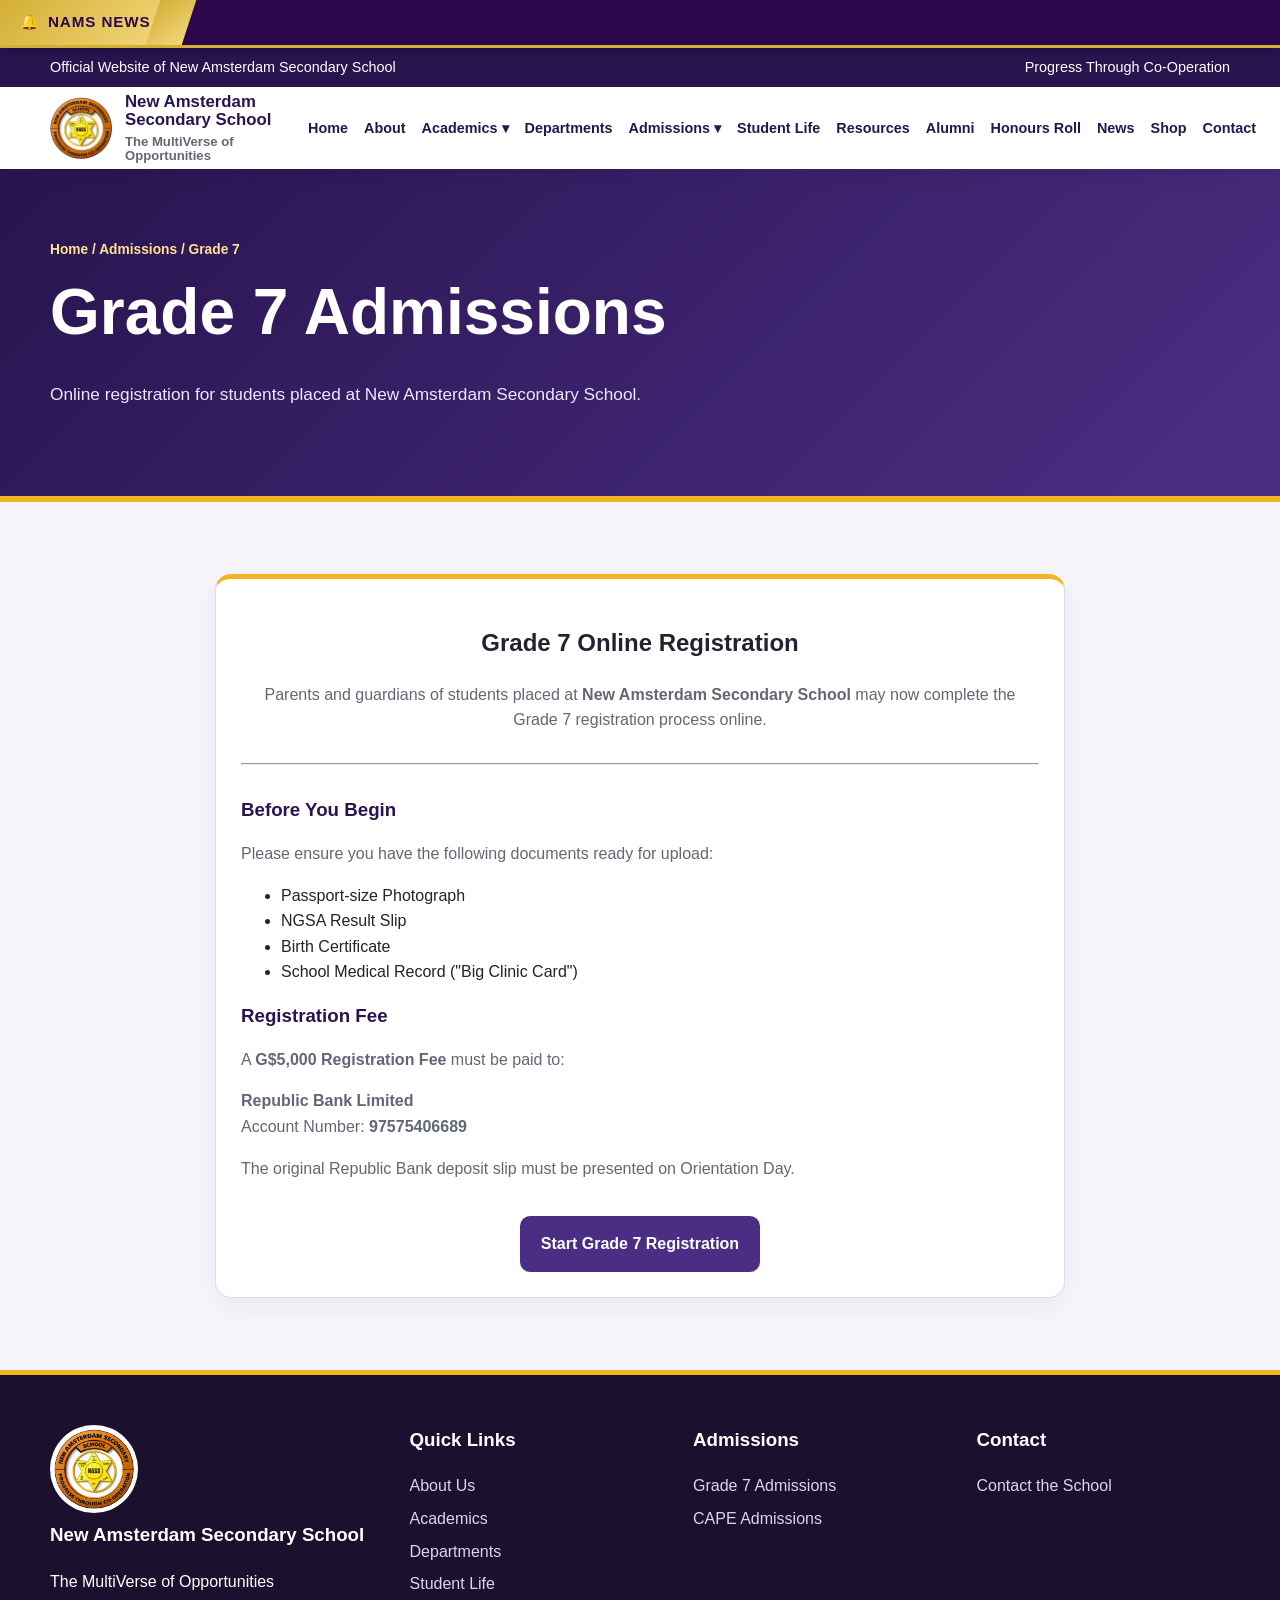
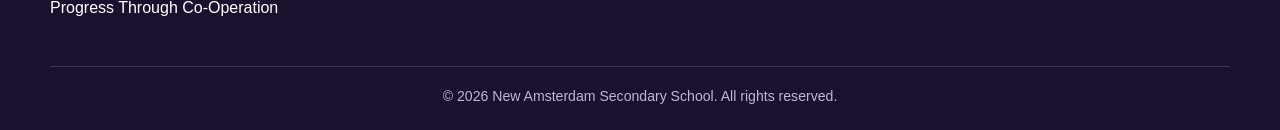
<file: grade7-admissions.html>
<!DOCTYPE html>
<html lang="en">

<head>
    <meta charset="UTF-8">
    <meta name="viewport" content="width=device-width, initial-scale=1">

    <title>Grade 7 Admissions | New Amsterdam Secondary School</title>

    <meta name="description" content="Grade 7 admissions and registration guidance.">

    <link rel="stylesheet" href="styles.css">

    <style>
        /* NAMS NEWS TICKER */

        .nams-news-ticker {
            width: 100%;
            min-height: 48px;
            display: flex;
            align-items: stretch;
            overflow: hidden;
            background: #2d074b;
            border-bottom: 3px solid #d4af37;
            box-shadow: 0 3px 10px rgba(0, 0, 0, 0.22);
            position: relative;
            z-index: 10000;
            cursor: default;
            user-select: none;
        }

        .nams-news-label {
            flex: 0 0 auto;
            display: flex;
            align-items: center;
            justify-content: center;
            gap: 8px;
            min-width: 150px;
            padding: 10px 20px;
            background: linear-gradient(135deg, #d4af37, #f3d87a);
            color: #2d074b;
            font-size: 0.95rem;
            font-weight: 900;
            letter-spacing: 0.06em;
            text-transform: uppercase;
            position: relative;
            z-index: 2;
            box-shadow: 5px 0 12px rgba(0, 0, 0, 0.18);
        }

        .nams-news-label::after {
            content: "";
            position: absolute;
            top: 0;
            right: -18px;
            width: 36px;
            height: 100%;
            background: inherit;
            transform: skewX(-18deg);
            z-index: -1;
        }

        .nams-news-window {
            flex: 1 1 auto;
            min-width: 0;
            overflow: hidden;
            display: flex;
            align-items: center;
            white-space: nowrap;
            pointer-events: none;
        }

        .nams-news-track {
            display: inline-flex;
            align-items: center;
            width: max-content;
            padding-left: 100%;
            animation: namsTickerScroll 24s linear infinite;
            will-change: transform;
        }

        .nams-news-message {
            display: inline-flex;
            align-items: center;
            gap: 12px;
            padding: 0 42px;
            color: #ffffff;
            font-size: 1rem;
            font-weight: 700;
            letter-spacing: 0.01em;
        }

        .nams-news-message strong {
            color: #f3d87a;
            font-weight: 900;
        }

        .nams-news-ticker:hover .nams-news-track {
            animation-play-state: paused;
        }

        @keyframes namsTickerScroll {
            from {
                transform: translateX(0);
            }

            to {
                transform: translateX(-100%);
            }
        }

        @media (max-width: 700px) {
            .nams-news-ticker {
                min-height: 44px;
            }

            .nams-news-label {
                min-width: 112px;
                padding: 9px 12px;
                font-size: 0.76rem;
                letter-spacing: 0.035em;
            }

            .nams-news-message {
                padding: 0 28px;
                font-size: 0.9rem;
            }
        }
    </style>

<style>
@media (min-width:1100px){
  .site-header .brand-row{gap:16px}
  .site-header .brand{flex:0 1 300px;min-width:235px}
  .site-header .nav{gap:2px;flex-wrap:nowrap;align-items:center;justify-content:flex-end}
  .site-header .nav>a,.site-header .dropbtn{padding-left:7px;padding-right:7px;font-size:.9rem;white-space:nowrap}
  .site-header .brand-name,.site-header .brand-tag{line-height:1.08}
}
</style>

</head>

<body>

    <a class="skip" href="#main">Skip to content</a>

    <!-- NAMS NEWS TICKER -->

    <div
        class="nams-news-ticker"
        role="region"
        aria-label="Important school announcement"
    >

        <div class="nams-news-label">
            <span aria-hidden="true">🔔</span>
            NAMS News
        </div>

        <div class="nams-news-window">

            <div class="nams-news-track">

                <div class="nams-news-message">
                    <span aria-hidden="true">🎓</span>
                    <strong>WELCOME TO THE MultiVerse:</strong>
                    <span aria-hidden="true">•</span>
                    Discover the MultiVerse of Opportunities
                    <span aria-hidden="true">💜💛</span>
                </div>

            </div>

        </div>

    </div>

    <div class="utility">
        <div class="container">
            <span>Official Website of New Amsterdam Secondary School</span>
            <span>Progress Through Co-Operation</span>
        </div>
    </div>

    <header class="site-header">

        <div class="container brand-row">

            <a class="brand" href="index.html">

                <img src="nass-crest.png" alt="NASS crest">

                <span>
                    <span class="brand-name">New Amsterdam Secondary School</span>
                    <span class="brand-tag">The MultiVerse of Opportunities</span>
                </span>

            </a>

            <button class="nav-toggle" aria-expanded="false">
                Menu
            </button>

            <nav class="nav" aria-label="Main navigation">

                <a href="index.html">Home</a>

                <a href="about.html">About</a>

                <div class="dropdown">

                    <button class="dropbtn">
                        Academics ▾
                    </button>

                    <div class="dropdown-menu">
                        <a href="academics.html#foundation">Foundation Programme</a>
                        <a href="academics.html#streams">Streams of Study</a>
                        <a href="academics.html#csec">CSEC</a>
                        <a href="academics.html#cape">CAPE</a>
                        <a href="academics.html#cvq">CVQ</a>
                        <a href="academics.html#ccslc">CCSLC</a>
                    </div>

                </div>

                <a href="departments.html">Departments</a>

                <div class="dropdown">

                    <button class="dropbtn">
                        Admissions ▾
                    </button>

                    <div class="dropdown-menu">
                        <a href="admissions.html">Admissions Overview</a>
                        <a href="grade7-admissions.html">Grade 7 Admissions</a>
                        <a href="cape-admissions.html">CAPE Admissions</a>
                    </div>

                </div>

                <a href="student-life.html">Student Life</a>
                <a href="resources.html">Resources</a>
                <a href="alumni.html">Alumni</a>
                <a href="honours-roll.html">Honours Roll</a>
                <a href="news.html">News</a>
                <a href="shop.html">Shop</a>
                <a href="contact.html">Contact</a>

            </nav>

        </div>

    </header>

    <main id="main">

        <section class="page-hero">

            <div class="container">

                <div class="breadcrumbs">
                    Home / Admissions / Grade 7
                </div>

                <h1>Grade 7 Admissions</h1>

                <p>
                    Online registration for students placed at New Amsterdam Secondary School.
                </p>

            </div>

        </section>

        <section>

            <div class="container">

                <div class="card accent-card"
                     style="max-width:850px; margin:auto;">

                    <h2 style="text-align:center;">Grade 7 Online Registration</h2>

                    <p style="text-align:center;">
                        Parents and guardians of students placed at
                        <strong>New Amsterdam Secondary School</strong>
                        may now complete the Grade 7 registration process online.
                    </p>

                    <hr style="margin:30px 0;">

                    <h3>Before You Begin</h3>

                    <p>Please ensure you have the following documents ready for upload:</p>

                    <ul>
                        <li>Passport-size Photograph</li>
                        <li>NGSA Result Slip</li>
                        <li>Birth Certificate</li>
                        <li>School Medical Record ("Big Clinic Card")</li>
                    </ul>

                    <h3>Registration Fee</h3>

                    <p>
                        A <strong>G$5,000 Registration Fee</strong> must be paid to:
                    </p>

                    <p>
                        <strong>Republic Bank Limited</strong><br>
                        Account Number: <strong>97575406689</strong>
                    </p>

                    <p>
                        The original Republic Bank deposit slip must be presented
                        on Orientation Day.
                    </p>

                    <div style="text-align:center; margin-top:35px;">

                        <a class="btn btn-purple"
                           href="https://script.google.com/macros/s/AKfycbzMfg1ca_Ur_gsUn2ckLSMV0RTET1bW7piZBPTBMZJmyFUARExVJjrs9nArgpWUj9eF_g/exec"
                           target="_blank"
                           rel="noopener">

                            Start Grade 7 Registration

                        </a>

                    </div>

                </div>

            </div>

        </section>

    </main>

    <footer class="footer">

        <div class="container">

            <div class="footer-grid">

                <div>

                    <img src="nass-crest.png"
                         alt="NASS crest"
                         style="width:88px; background:white; border-radius:50%; padding:4px;">

                    <h3>New Amsterdam Secondary School</h3>

                    <p>
                        The MultiVerse of Opportunities<br>
                        Progress Through Co-Operation
                    </p>

                </div>

                <div>

                    <h3>Quick Links</h3>

                    <a href="about.html">About Us</a>
                    <a href="academics.html">Academics</a>
                    <a href="departments.html">Departments</a>
                    <a href="student-life.html">Student Life</a>

                </div>

                <div>

                    <h3>Admissions</h3>

                    <a href="grade7-admissions.html">Grade 7 Admissions</a>
                    <a href="cape-admissions.html">CAPE Admissions</a>

                </div>

                <div>

                    <h3>Contact</h3>

                    <p>
                        <a href="contact.html">Contact the School</a>
                    </p>

                </div>

            </div>

            <div class="footer-bottom">
                © <span data-year></span> New Amsterdam Secondary School. All rights reserved.
            </div>

        </div>

    </footer>

    <script src="script.js"></script>

</body>

</html>
</file>
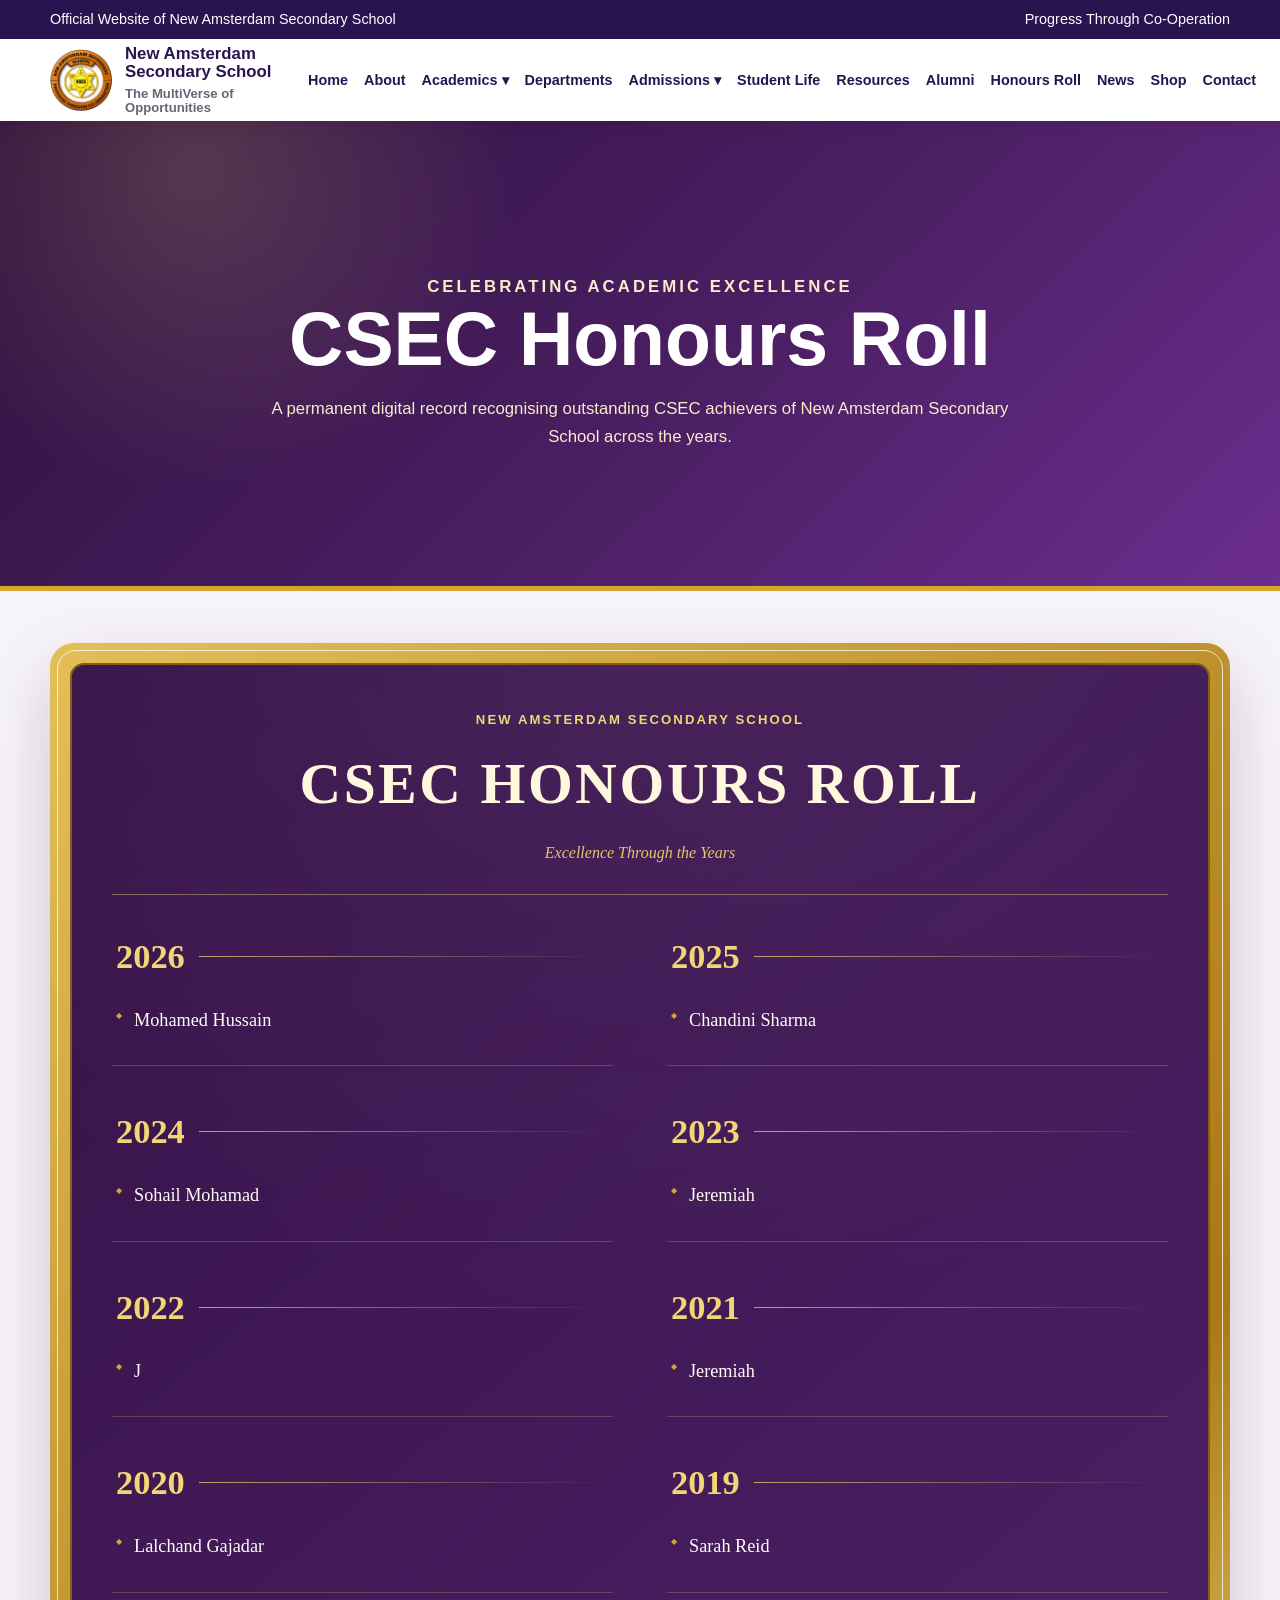
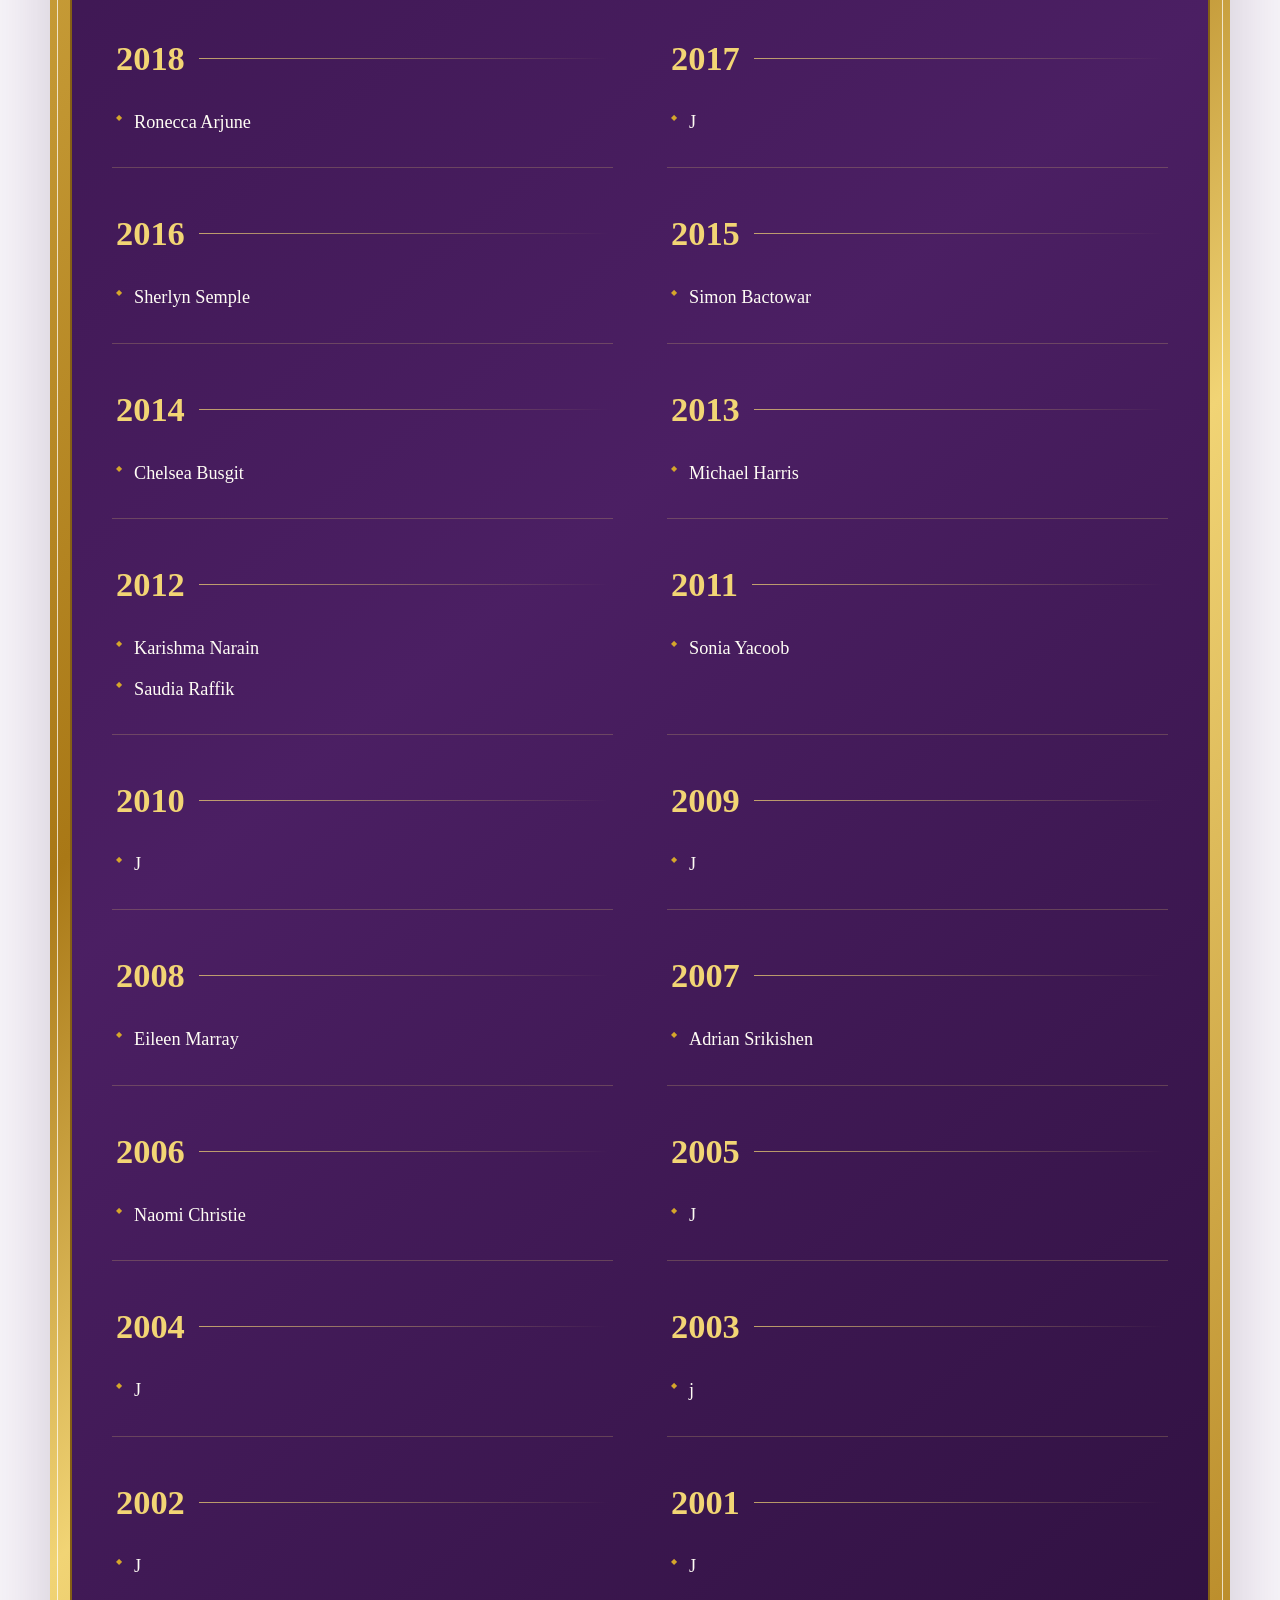
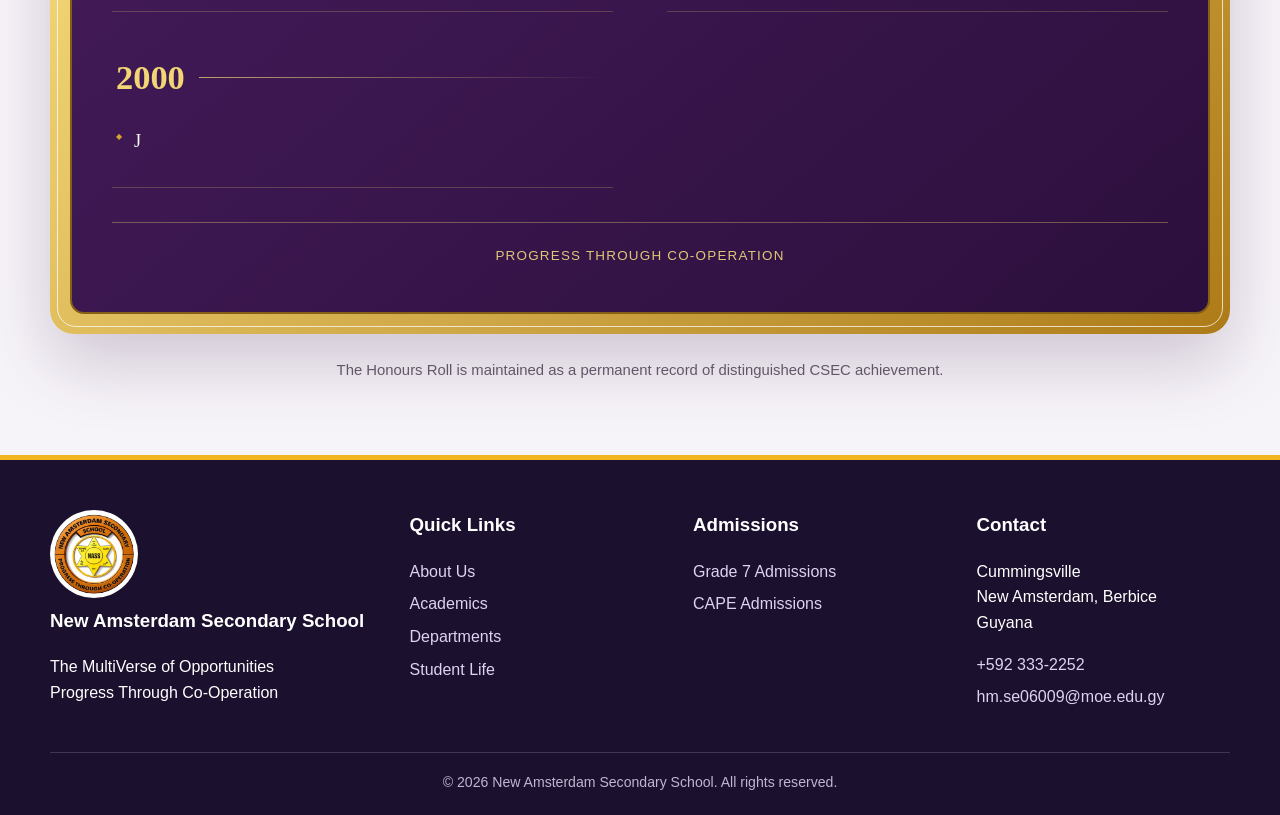
<file: honours-roll.html>
<!DOCTYPE html>
<html lang="en">
<head>
<meta charset="UTF-8">
<meta name="viewport" content="width=device-width, initial-scale=1">
<title>CSEC Honours Roll | New Amsterdam Secondary School</title>
<meta name="description" content="Virtual CSEC Honours Roll of New Amsterdam Secondary School.">
<link rel="stylesheet" href="styles.css">
<style>
:root{--p:#4b1f63;--pd:#2d103d;--pm:#6b2d8e;--g:#d5a62b;--gl:#f2d574;--cream:#fff8df}
.honours-hero{background:radial-gradient(circle at 15% 10%,rgba(242,213,116,.18),transparent 28%),linear-gradient(135deg,var(--pd),var(--p) 55%,var(--pm));color:#fff;border-bottom:5px solid var(--g)}
.honours-hero .container{padding-top:62px;padding-bottom:62px;text-align:center}
.honours-kicker{margin:0 0 10px;color:var(--gl);font-size:.8rem;font-weight:800;letter-spacing:.18em;text-transform:uppercase}
.honours-hero h1{margin:0;color:#fff;font-size:clamp(2.4rem,6vw,4.7rem);line-height:1}
.honours-hero p{max-width:760px;margin:18px auto 0;color:#f8edca;font-size:1.05rem;line-height:1.7}
.honours-section{padding:52px 0 72px;background:#f7f4f9}
.honours-board{position:relative;max-width:1180px;margin:auto;padding:20px;border-radius:24px;background:linear-gradient(135deg,#e4bf58,#a97816 45%,#f1d475 62%,#ad7b18);box-shadow:0 28px 70px rgba(45,17,59,.2)}
.honours-board:before{content:"";position:absolute;inset:7px;border:1px solid rgba(255,255,255,.72);border-radius:19px;pointer-events:none}
.honours-inner{position:relative;border-radius:14px;padding:44px 40px 46px;background:radial-gradient(circle at 50% -10%,rgba(255,255,255,.08),transparent 30%),linear-gradient(140deg,#351247,#4b1f63 50%,#2c0f3c);border:2px solid #855f15;color:#fff}
.board-head{text-align:center;padding-bottom:28px;margin-bottom:30px;border-bottom:1px solid rgba(242,213,116,.42)}
.board-head .school{margin:0 0 8px;color:var(--gl);font-size:.82rem;font-weight:800;letter-spacing:.16em;text-transform:uppercase}
.board-head h2{margin:0;color:var(--cream);font-family:Georgia,"Times New Roman",serif;font-size:clamp(2rem,5vw,3.6rem);letter-spacing:.045em;text-transform:uppercase}
.board-head .sub{margin:10px 0 0;color:#dfc672;font-family:Georgia,"Times New Roman",serif;font-style:italic}
.honours-grid{display:grid;grid-template-columns:repeat(2,minmax(0,1fr));gap:34px 54px}
.year-block{padding:4px 4px 25px;border-bottom:1px solid rgba(242,213,116,.22)}
.year-title{display:flex;align-items:center;gap:14px;margin:0 0 16px;color:var(--gl);font-family:Georgia,"Times New Roman",serif;font-size:clamp(1.65rem,3vw,2.15rem)}
.year-title:after{content:"";height:1px;flex:1;background:linear-gradient(90deg,rgba(242,213,116,.72),transparent)}
.name-list{list-style:none;padding:0;margin:0}
.name-list li{position:relative;padding:7px 0 7px 18px;color:#fffdf5;font-family:Georgia,"Times New Roman",serif;font-size:clamp(1rem,2vw,1.14rem);line-height:1.45}
.name-list li:before{content:"◆";position:absolute;left:0;top:10px;color:var(--g);font-size:.52rem}
.board-foot{margin-top:34px;padding-top:22px;border-top:1px solid rgba(242,213,116,.35);text-align:center;color:#dfc77a;font-size:.84rem;letter-spacing:.09em;text-transform:uppercase}
.update-note{max-width:850px;margin:25px auto 0;text-align:center;color:#685d6d;font-size:.93rem;line-height:1.6}
@media(max-width:800px){.honours-board{padding:11px}.honours-inner{padding:34px 22px 38px}.honours-grid{grid-template-columns:1fr;gap:26px}}
@media(max-width:520px){.honours-hero .container{padding-top:45px;padding-bottom:45px}.honours-section{padding-top:30px}.honours-board{padding:8px}.honours-inner{padding:28px 16px 32px}}
</style>

<style>
@media (min-width:1100px){
  .site-header .brand-row{gap:16px}
  .site-header .brand{flex:0 1 300px;min-width:235px}
  .site-header .nav{gap:2px;flex-wrap:nowrap;align-items:center;justify-content:flex-end}
  .site-header .nav>a,.site-header .dropbtn{padding-left:7px;padding-right:7px;font-size:.9rem;white-space:nowrap}
  .site-header .brand-name,.site-header .brand-tag{line-height:1.08}
}
</style>

</head>
<body>
<a class="skip" href="#main">Skip to content</a>

<div class="utility">
  <div class="container">
    <span>Official Website of New Amsterdam Secondary School</span>
    <span>Progress Through Co-Operation</span>
  </div>
</div>

<header class="site-header">
  <div class="container brand-row">
    <a class="brand" href="index.html">
      <img src="nass-crest.png" alt="New Amsterdam Secondary School crest">
      <span>
        <span class="brand-name">New Amsterdam Secondary School</span>
        <span class="brand-tag">The MultiVerse of Opportunities</span>
      </span>
    </a>
    <button class="nav-toggle" aria-expanded="false" aria-controls="main-navigation">Menu</button>
    <nav class="nav" id="main-navigation" aria-label="Main navigation">
      <a href="index.html">Home</a>
      <a href="about.html">About</a>
      <div class="dropdown">
        <button class="dropbtn">Academics ▾</button>
        <div class="dropdown-menu">
          <a href="academics.html#foundation">Foundation Programme</a>
          <a href="academics.html#streams-of-study">Streams of Study</a>
          <a href="academics.html#csec">CSEC</a>
          <a href="academics.html#cape">CAPE</a>
          <a href="academics.html#cvq">CVQ</a>
          <a href="academics.html#ccslc">CCSLC</a>
        </div>
      </div>
      <a href="departments.html">Departments</a>
      <div class="dropdown">
        <button class="dropbtn">Admissions ▾</button>
        <div class="dropdown-menu">
          <a href="admissions.html">Admissions Overview</a>
          <a href="grade7-admissions.html">Grade 7 Admissions</a>
          <a href="cape-admissions.html">CAPE Admissions</a>
        </div>
      </div>
      <a href="student-life.html">Student Life</a>
      <a href="resources.html">Resources</a>
                <a href="alumni.html">Alumni</a>
                <a href="honours-roll.html" aria-current="page">Honours Roll</a>
      <a href="news.html">News</a>
      <a href="shop.html">Shop</a>
      <a href="contact.html">Contact</a>
    </nav>
  </div>
</header>

<main id="main">
  <section class="honours-hero">
    <div class="container">
      <p class="honours-kicker">Celebrating Academic Excellence</p>
      <h1>CSEC Honours Roll</h1>
      <p>A permanent digital record recognising outstanding CSEC achievers of New Amsterdam Secondary School across the years.</p>
    </div>
  </section>

  <section class="honours-section">
    <div class="container">
      <div class="honours-board">
        <div class="honours-inner">
          <div class="board-head">
            <p class="school">New Amsterdam Secondary School</p>
            <h2>CSEC Honours Roll</h2>
            <p class="sub">Excellence Through the Years</p>
          </div>
          <div class="honours-grid" id="honoursGrid"></div>
          <div class="board-foot">Progress Through Co-Operation</div>
        </div>
      </div>
      <p class="update-note">The Honours Roll is maintained as a permanent record of distinguished CSEC achievement.</p>
    </div>
  </section>
</main>

<footer class="footer">
  <div class="container">
    <div class="footer-grid">
      <div>
        <img src="nass-crest.png" alt="New Amsterdam Secondary School crest" style="width:88px;background:white;border-radius:50%;padding:4px">
        <h3>New Amsterdam Secondary School</h3>
        <p>The MultiVerse of Opportunities<br>Progress Through Co-Operation</p>
      </div>
      <div>
        <h3>Quick Links</h3>
        <a href="about.html">About Us</a>
        <a href="academics.html">Academics</a>
        <a href="departments.html">Departments</a>
        <a href="student-life.html">Student Life</a>
      </div>
      <div>
        <h3>Admissions</h3>
        <a href="grade7-admissions.html">Grade 7 Admissions</a>
        <a href="cape-admissions.html">CAPE Admissions</a>
      </div>
      <div>
        <h3>Contact</h3>
        <p>Cummingsville<br>New Amsterdam, Berbice<br>Guyana</p>
        <a href="tel:+5923332252">+592 333-2252</a>
        <a href="mailto:hm.se06009@moe.edu.gy">hm.se06009@moe.edu.gy</a>
      </div>
    </div>
    <div class="footer-bottom">© <span data-year></span> New Amsterdam Secondary School. All rights reserved.</div>
  </div>
</footer>

<script>
/*
  EDIT ONLY THIS SECTION WHEN ADDING YEARS OR NAMES.
  Every year appears on the same continuous board.
*/
const honoursRoll = {
  2026: [
    "Mohamed Hussain"
  ],

  2025: [
    "Chandini Sharma"
  ],

  2024: [
    "Sohail Mohamad"
  ],

  2023: [
    "Jeremiah"
  ],

  2022: [
    "J"
  ],

  2021: [
    "Jeremiah"
  ],

  2020: [
    "Lalchand Gajadar"
  ],

  2019: [
    "Sarah Reid"
  ],

  2018: [
    "Ronecca Arjune"
  ],

  2017: [
    "J"
  ],

  2016: [
    "Sherlyn Semple"
  ],

  2015: [
    "Simon Bactowar"
  ],

  2014: [
    "Chelsea Busgit"
  ],

  2013: [
    "Michael Harris"
  ],

  2012: [
    "Karishma Narain",
    "Saudia Raffik"
  ],

  2011: [
    "Sonia Yacoob"
  ],

  2010: [
    "J"
  ],

  2009: [
    "J"
  ],

  2008: [
    "Eileen Marray"
  ],

  2007: [
    "Adrian Srikishen"
  ],

  2006: [
    "Naomi Christie"
  ],

  2005: [
    "J"
  ],

  2004: [
    "J"
  ],

  2003: [
    "j"
  ],

  2002: [
    "J"
  ],

  2001: [
    "J"
  ],

  2000: [
    "J"
  ]
};

function escapeHtml(value){
  return String(value)
    .replaceAll("&","&amp;")
    .replaceAll("<","&lt;")
    .replaceAll(">","&gt;")
    .replaceAll('"',"&quot;")
    .replaceAll("'","&#039;");
}

function renderHonoursRoll(){
  const grid = document.getElementById("honoursGrid");
  const years = Object.keys(honoursRoll).sort((a,b)=>Number(b)-Number(a));
  grid.innerHTML = years.map(year => {
    const names = honoursRoll[year] || [];
    return `
      <section class="year-block">
        <h3 class="year-title">${year}</h3>
        <ul class="name-list">
          ${names.map(name=>`<li>${escapeHtml(name)}</li>`).join("")}
        </ul>
      </section>`;
  }).join("");
}
renderHonoursRoll();
</script>
<script src="script.js"></script>
</body>
</html>
</file>
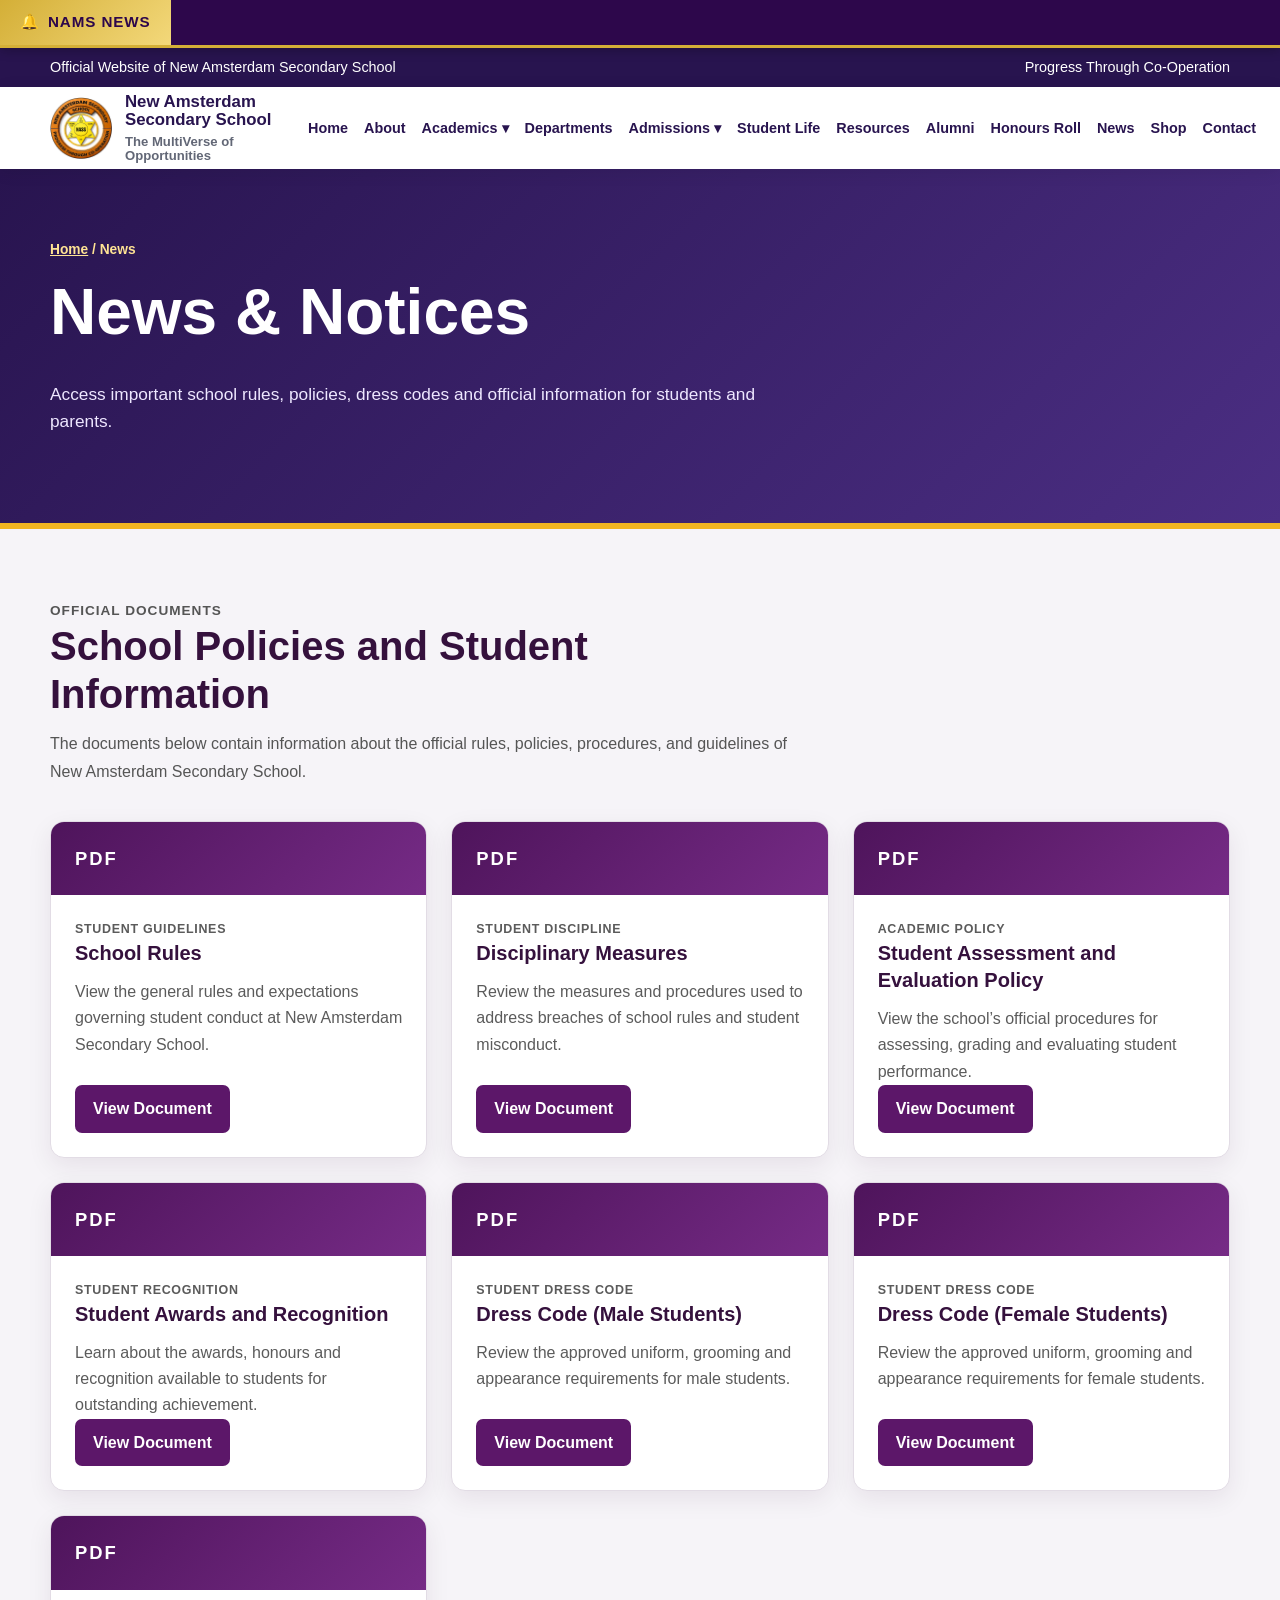
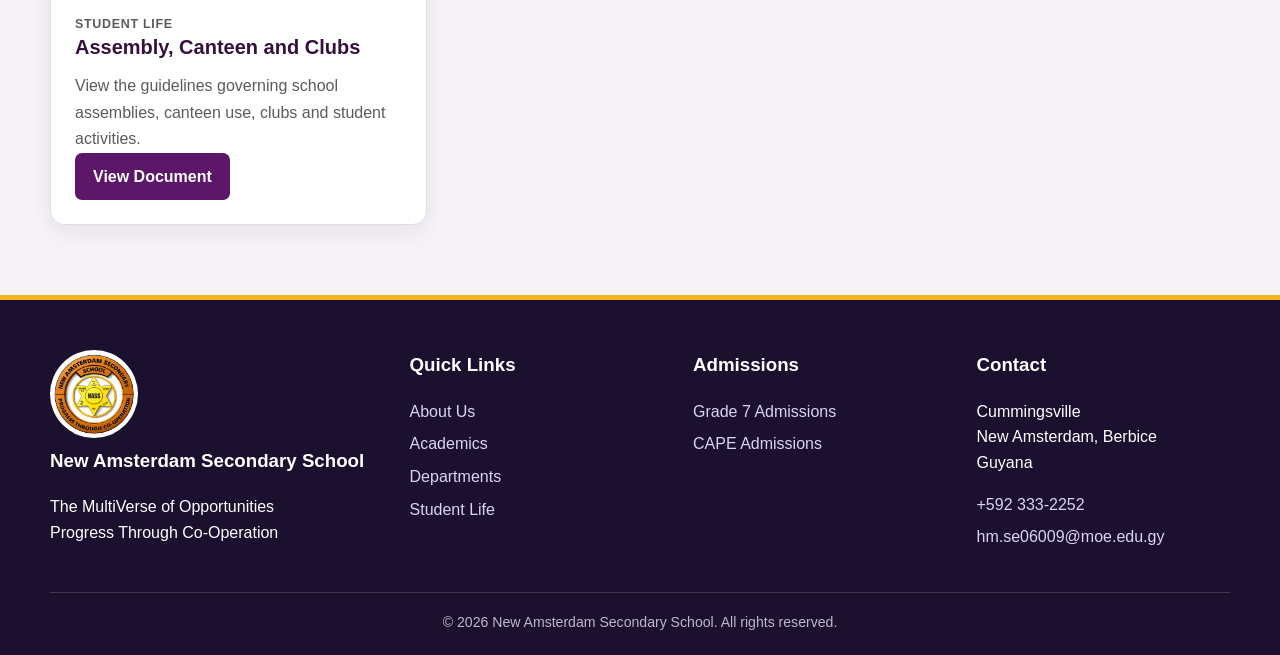
<file: news.html>
<!DOCTYPE html>
<html lang="en">

<head>
    <meta charset="UTF-8">

    <meta
        name="viewport"
        content="width=device-width, initial-scale=1"
    >

    <title>
        News & Notices | New Amsterdam Secondary School
    </title>

    <meta
        name="description"
        content="Official school rules, policies, dress codes and student notices from New Amsterdam Secondary School."
    >

    <link
        rel="stylesheet"
        href="styles.css"
    >

    <style>
        /* NAMS NEWS TICKER */
        .nams-news-ticker {
            width: 100%;
            min-height: 48px;
            display: flex;
            align-items: stretch;
            overflow: hidden;
            background: #2d074b;
            border-bottom: 3px solid #d4af37;
            box-shadow: 0 3px 10px rgba(0, 0, 0, 0.22);
            position: relative;
            z-index: 10000;
        }

        .nams-news-label {
            flex: 0 0 auto;
            display: flex;
            align-items: center;
            justify-content: center;
            gap: 8px;
            min-width: 150px;
            padding: 10px 20px;
            background: linear-gradient(135deg, #d4af37, #f3d87a);
            color: #2d074b;
            font-size: 0.95rem;
            font-weight: 900;
            letter-spacing: 0.06em;
            text-transform: uppercase;
        }

        .nams-news-window {
            flex: 1 1 auto;
            min-width: 0;
            overflow: hidden;
            display: flex;
            align-items: center;
            white-space: nowrap;
        }

        .nams-news-track {
            display: inline-flex;
            align-items: center;
            width: max-content;
            padding-left: 100%;
            animation: namsTickerScroll 24s linear infinite;
            will-change: transform;
        }

        .nams-news-message {
            display: inline-flex;
            align-items: center;
            gap: 12px;
            padding: 0 42px;
            color: #ffffff;
            font-size: 1rem;
            font-weight: 700;
        }

        .nams-news-message strong {
            color: #f3d87a;
            font-weight: 900;
        }

        .nams-news-ticker:hover .nams-news-track {
            animation-play-state: paused;
        }

        @keyframes namsTickerScroll {
            from { transform: translateX(0); }
            to { transform: translateX(-100%); }
        }

        @media (max-width: 700px) {
            .nams-news-label {
                min-width: 112px;
                padding: 9px 12px;
                font-size: 0.76rem;
            }

            .nams-news-message {
                padding: 0 28px;
                font-size: 0.9rem;
            }
        }
    </style>


<style>
@media (min-width:1100px){
  .site-header .brand-row{gap:16px}
  .site-header .brand{flex:0 1 300px;min-width:235px}
  .site-header .nav{gap:2px;flex-wrap:nowrap;align-items:center;justify-content:flex-end}
  .site-header .nav>a,.site-header .dropbtn{padding-left:7px;padding-right:7px;font-size:.9rem;white-space:nowrap}
  .site-header .brand-name,.site-header .brand-tag{line-height:1.08}
}
</style>

</head>

<body>

    <a
        class="skip"
        href="#main"
    >
        Skip to content
    </a>


    <!-- NAMS NEWS TICKER -->
    <div class="nams-news-ticker" role="region" aria-label="Important school announcement">
        <div class="nams-news-label">
            <span aria-hidden="true">🔔</span>
            NAMS News
        </div>

        <div class="nams-news-window">
            <div class="nams-news-track">
                <div class="nams-news-message">
                    <span aria-hidden="true">🎓</span>
                    <strong>WELCOME TO THE MultiVerse:</strong>
                   Discover the MultiVerse of Opportunities 💜💛
                </div>
            </div>
        </div>
    </div>


    <div class="utility">

        <div class="container">

            <span>
                Official Website of New Amsterdam Secondary School
            </span>

            <span>
                Progress Through Co-Operation
            </span>

        </div>

    </div>

    <header class="site-header">

        <div class="container brand-row">

            <a
                class="brand"
                href="index.html"
            >

                <img
                    src="nass-crest.png"
                    alt="New Amsterdam Secondary School crest"
                >

                <span>

                    <span class="brand-name">
                        New Amsterdam Secondary School
                    </span>

                    <span class="brand-tag">
                        The MultiVerse of Opportunities
                    </span>

                </span>

            </a>

            <button
                class="nav-toggle"
                aria-expanded="false"
                aria-controls="main-navigation"
            >
                Menu
            </button>

            <nav
                class="nav"
                id="main-navigation"
                aria-label="Main navigation"
            >

                <a href="index.html">
                    Home
                </a>

                <a href="about.html">
                    About
                </a>

                <div class="dropdown">

                    <button class="dropbtn">
                        Academics ▾
                    </button>

                    <div class="dropdown-menu">

                        <a href="academics.html#foundation">
                            Foundation Programme
                        </a>

                        <a href="academics.html#streams-of-study">
                            Streams of Study
                        </a>

                        <a href="academics.html#csec">
                            CSEC
                        </a>

                        <a href="academics.html#cape">
                            CAPE
                        </a>

                        <a href="academics.html#cvq">
                            CVQ
                        </a>

                        <a href="academics.html#ccslc">
                            CCSLC
                        </a>

                    </div>

                </div>

                <a href="departments.html">
                    Departments
                </a>

                <div class="dropdown">

                    <button class="dropbtn">
                        Admissions ▾
                    </button>

                    <div class="dropdown-menu">

                        <a href="admissions.html">
                            Admissions Overview
                        </a>

                        <a href="grade7-admissions.html">
                            Grade 7 Admissions
                        </a>

                        <a href="cape-admissions.html">
                            CAPE Admissions
                        </a>

                    </div>

                </div>

                <a href="student-life.html">
                    Student Life
                </a>

                <a href="resources.html">
                    Resources
                </a>
                <a href="alumni.html">Alumni</a>
                <a href="honours-roll.html">Honours Roll</a>

                <a
                    href="news.html"
                    aria-current="page"
                >
                    News
                </a>

                <a href="shop.html">
                    Shop
                </a>

                <a href="contact.html">
                    Contact
                </a>

            </nav>

        </div>

    </header>

    <main id="main">

        <section class="page-hero">

            <div class="container">

                <div class="breadcrumbs">
                    <a href="index.html">Home</a> / News
                </div>

                <h1>
                    News & Notices
                </h1>

                <p>
                    Access important school rules, policies, dress codes
                    and official information for students and parents.
                </p>

            </div>

        </section>

        <section
            class="news-documents"
            aria-labelledby="documents-heading"
        >

            <div class="container">

                <div class="section-heading">

                    <p class="section-label">
                        Official Documents
                    </p>

                    <h2 id="documents-heading">
                        School Policies and Student Information
                    </h2>

                    <p>
                        The documents below contain information about the official rules,
                        policies, procedures, and guidelines of
                        New Amsterdam Secondary School.
                    </p>

                </div>

                <div class="document-grid">

                    <!-- School Rules -->

                    <article class="document-card">

                        <div
                            class="document-icon"
                            aria-hidden="true"
                        >
                            PDF
                        </div>

                        <div class="document-details">

                            <p class="document-type">
                                Student Guidelines
                            </p>

                            <h3>
                                School Rules
                            </h3>

                            <p>
                                View the general rules and expectations governing
                                student conduct at New Amsterdam Secondary School.
                            </p>

                            <a
                                class="document-button primary-button"
                                href="https://drive.google.com/file/d/11VRWr4uv8jBny-m-42VKxc5RAVMAvDX7/view?usp=drive_link"
                                target="_blank"
                                rel="noopener noreferrer"
                                aria-label="View the School Rules document"
                            >
                                View Document
                            </a>

                        </div>

                    </article>

                    <!-- Disciplinary Measures -->

                    <article class="document-card">

                        <div
                            class="document-icon"
                            aria-hidden="true"
                        >
                            PDF
                        </div>

                        <div class="document-details">

                            <p class="document-type">
                                Student Discipline
                            </p>

                            <h3>
                                Disciplinary Measures
                            </h3>

                            <p>
                                Review the measures and procedures used to address
                                breaches of school rules and student misconduct.
                            </p>

                            <a
                                class="document-button primary-button"
                                href="https://drive.google.com/file/d/1YgX4KkT5DCJ5J-_gFPLjrTj7ro8O3wqi/view?usp=drive_link"
                                target="_blank"
                                rel="noopener noreferrer"
                                aria-label="View the Disciplinary Measures document"
                            >
                                View Document
                            </a>

                        </div>

                    </article>

                    <!-- Student Assessment and Evaluation Policy -->

                    <article class="document-card">

                        <div
                            class="document-icon"
                            aria-hidden="true"
                        >
                            PDF
                        </div>

                        <div class="document-details">

                            <p class="document-type">
                                Academic Policy
                            </p>

                            <h3>
                                Student Assessment and Evaluation Policy
                            </h3>

                            <p>
                                View the school’s official procedures for assessing,
                                grading and evaluating student performance.
                            </p>

                            <a
                                class="document-button primary-button"
                                href="https://drive.google.com/file/d/1NmZlnN4C5EsNriBtaXDFFiqz73mr4lWr/view?usp=drive_link"
                                target="_blank"
                                rel="noopener noreferrer"
                                aria-label="View the Student Assessment and Evaluation Policy"
                            >
                                View Document
                            </a>

                        </div>

                    </article>

                    <!-- Student Awards and Recognition -->

                    <article class="document-card">

                        <div
                            class="document-icon"
                            aria-hidden="true"
                        >
                            PDF
                        </div>

                        <div class="document-details">

                            <p class="document-type">
                                Student Recognition
                            </p>

                            <h3>
                                Student Awards and Recognition
                            </h3>

                            <p>
                                Learn about the awards, honours and recognition
                                available to students for outstanding achievement.
                            </p>

                            <a
                                class="document-button primary-button"
                                href="https://drive.google.com/file/d/1ctNGiylQoiXKdeiFOIOo_nj1peI2IqKL/view?usp=drive_link"
                                target="_blank"
                                rel="noopener noreferrer"
                                aria-label="View the Student Awards and Recognition document"
                            >
                                View Document
                            </a>

                        </div>

                    </article>

                    <!-- Dress Code Male Students -->

                    <article class="document-card">

                        <div
                            class="document-icon"
                            aria-hidden="true"
                        >
                            PDF
                        </div>

                        <div class="document-details">

                            <p class="document-type">
                                Student Dress Code
                            </p>

                            <h3>
                                Dress Code (Male Students)
                            </h3>

                            <p>
                                Review the approved uniform, grooming and appearance
                                requirements for male students.
                            </p>

                            <a
                                class="document-button primary-button"
                                href="https://drive.google.com/file/d/1zSOyh5dcRbRt8BTfXkRVbXpKIExSrF1U/view?usp=drive_link"
                                target="_blank"
                                rel="noopener noreferrer"
                                aria-label="View the Dress Code for Male Students"
                            >
                                View Document
                            </a>

                        </div>

                    </article>

                    <!-- Dress Code Female Students -->

                    <article class="document-card">

                        <div
                            class="document-icon"
                            aria-hidden="true"
                        >
                            PDF
                        </div>

                        <div class="document-details">

                            <p class="document-type">
                                Student Dress Code
                            </p>

                            <h3>
                                Dress Code (Female Students)
                            </h3>

                            <p>
                                Review the approved uniform, grooming and appearance
                                requirements for female students.
                            </p>

                            <a
                                class="document-button primary-button"
                                href="https://drive.google.com/file/d/1h4qUEoGRuJSfxhx9hsqbNG2jrZZQhR9J/view?usp=drive_link"
                                target="_blank"
                                rel="noopener noreferrer"
                                aria-label="View the Dress Code for Female Students"
                            >
                                View Document
                            </a>

                        </div>

                    </article>

                    <!-- Assembly Canteen Clubs -->

                    <article class="document-card">

                        <div
                            class="document-icon"
                            aria-hidden="true"
                        >
                            PDF
                        </div>

                        <div class="document-details">

                            <p class="document-type">
                                Student Life
                            </p>

                            <h3>
                                Assembly, Canteen and Clubs
                            </h3>

                            <p>
                                View the guidelines governing school assemblies,
                                canteen use, clubs and student activities.
                            </p>

                            <a
                                class="document-button primary-button"
                                href="https://drive.google.com/file/d/17_9qROqDSaQ7eBKQ4yF22addjhUOZfVz/view?usp=drive_link"
                                target="_blank"
                                rel="noopener noreferrer"
                                aria-label="View the Assembly, Canteen and Clubs document"
                            >
                                View Document
                            </a>

                        </div>

                    </article>

                </div>

            </div>

        </section>

    </main>

    <footer class="footer">

        <div class="container">

            <div class="footer-grid">

                <div>

                    <img
                        src="nass-crest.png"
                        alt="New Amsterdam Secondary School crest"
                        style="
                            width: 88px;
                            background: white;
                            border-radius: 50%;
                            padding: 4px;
                        "
                    >

                    <h3>
                        New Amsterdam Secondary School
                    </h3>

                    <p>
                        The MultiVerse of Opportunities
                        <br>
                        Progress Through Co-Operation
                    </p>

                </div>

                <div>

                    <h3>
                        Quick Links
                    </h3>

                    <a href="about.html">
                        About Us
                    </a>

                    <a href="academics.html">
                        Academics
                    </a>

                    <a href="departments.html">
                        Departments
                    </a>

                    <a href="student-life.html">
                        Student Life
                    </a>

                </div>

                <div>

                    <h3>
                        Admissions
                    </h3>

                    <a href="grade7-admissions.html">
                        Grade 7 Admissions
                    </a>

                    <a href="cape-admissions.html">
                        CAPE Admissions
                    </a>

                </div>

                <div>
              <h3>Contact</h3>
                    <p>
            Cummingsville<br>
            New Amsterdam, Berbice<br>
            Guyana
          </p>

          <a href="tel:+5923332252">
            +592 333-2252
          </a>

          <a href="mailto:hm.se06009@moe.edu.gy">
            hm.se06009@moe.edu.gy
          </a>
                </div>

            </div>

            <div class="footer-bottom">

                ©
                <span data-year></span>
                New Amsterdam Secondary School.
                All rights reserved.

            </div>

        </div>

    </footer>

    <script src="script.js"></script>

</body>

</html>
</file>
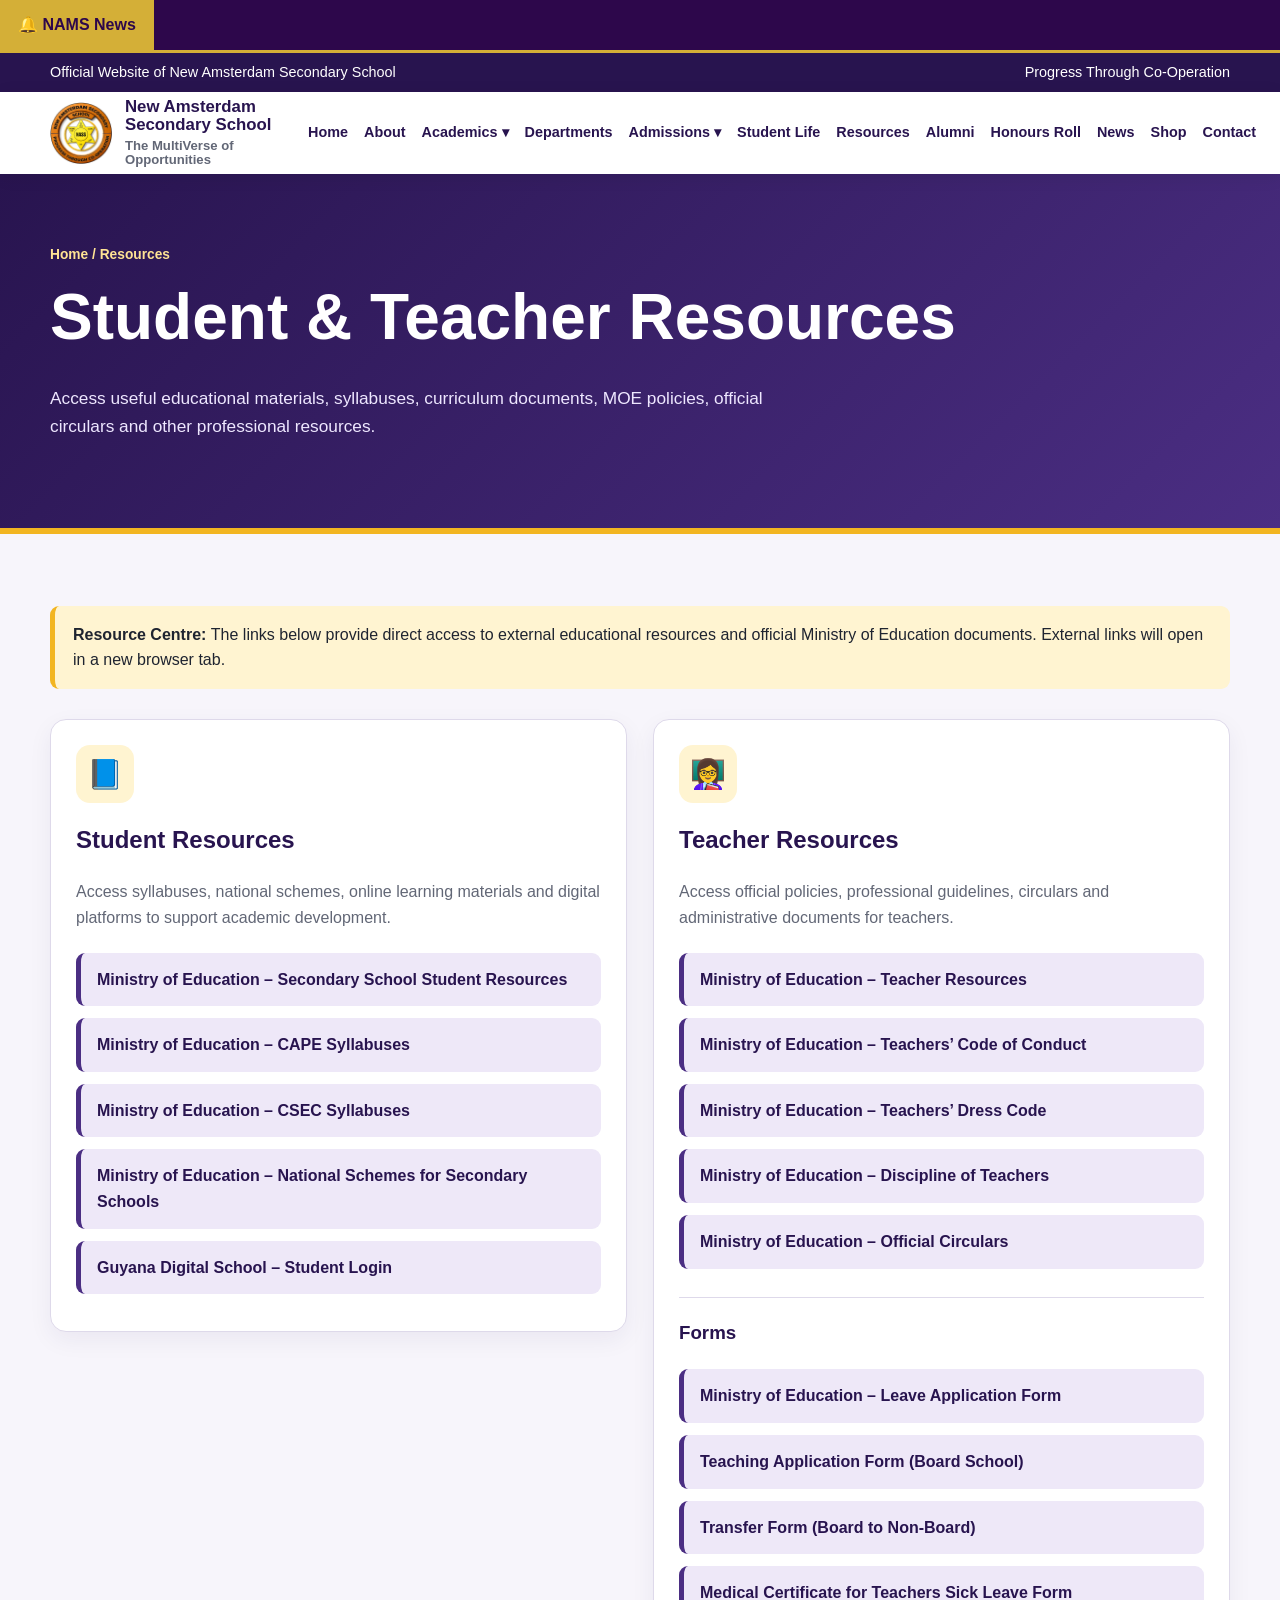
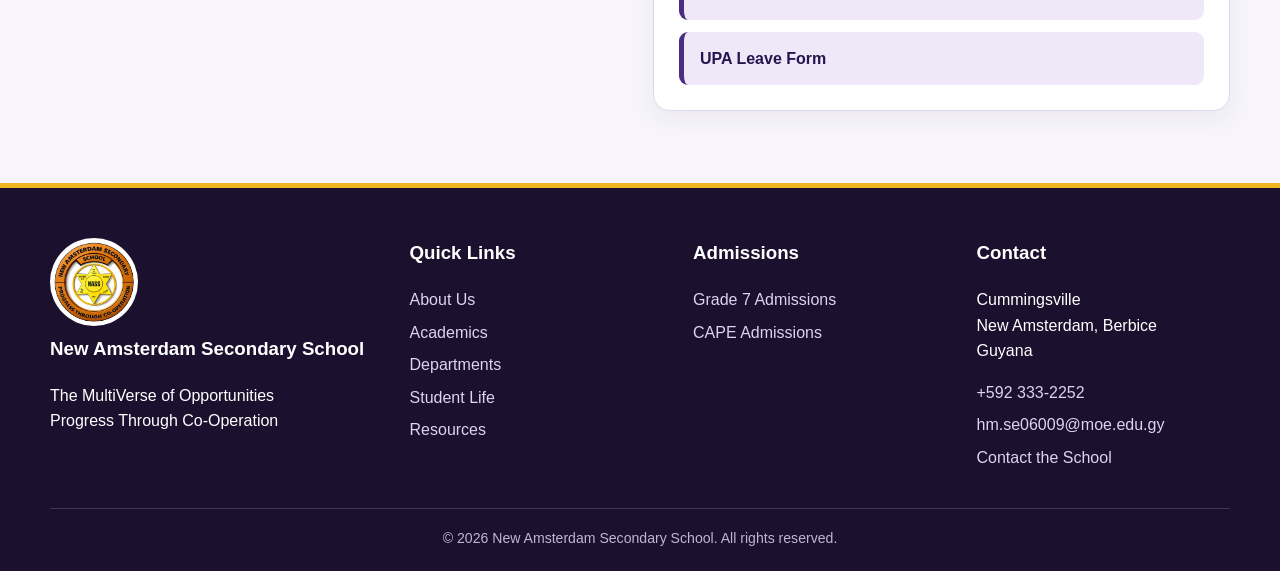
<file: resources.html>
<!DOCTYPE html>
<html lang="en">

<head>
    <meta charset="UTF-8">

    <meta
        name="viewport"
        content="width=device-width, initial-scale=1"
    >

    <title>
        Student & Teacher Resources | New Amsterdam Secondary School
    </title>

    <meta
        name="description"
        content="Student and teacher resources for New Amsterdam Secondary School."
    >

    <link
        rel="stylesheet"
        href="styles.css"
    >

    <style>
        .resources-grid {
            display: grid;
            grid-template-columns: repeat(2, minmax(0, 1fr));
            gap: 26px;
            align-items: start;
        }

        .resource-card {
            height: auto;
            align-self: start;
        }

        .resource-card h2 {
            margin-top: 0;
            color: var(--purple-dark);
        }

        .resource-card h3 {
            margin-top: 28px;
            padding-top: 20px;
            border-top: 1px solid var(--line);
        }

        .resource-links {
            list-style: none;
            padding: 0;
            margin: 22px 0 0;
        }

        .resource-links li {
            margin-bottom: 12px;
        }

        .resource-links a {
            display: block;
            padding: 14px 16px;
            background: var(--purple-soft);
            border-left: 5px solid var(--purple);
            border-radius: 9px;
            color: var(--purple-dark);
            font-weight: 800;
            text-decoration: none;
            transition: 0.25s ease;
        }

        .resource-links a:hover {
            background: var(--purple);
            color: #ffffff;
            transform: translateX(5px);
        }

        .resource-icon {
            width: 58px;
            height: 58px;
            display: grid;
            place-items: center;
            margin-bottom: 18px;
            border-radius: 14px;
            background: var(--gold-soft);
            font-size: 1.8rem;
        }

        .resources-note {
            margin-bottom: 30px;
        }

        @media (max-width: 760px) {
            .resources-grid {
                grid-template-columns: 1fr;
            }
        }
    
    /* NAMS NEWS TICKER */
    .nams-news-ticker{width:100%;display:flex;align-items:stretch;background:#2d074b;border-bottom:3px solid #d4af37;overflow:hidden}
    .nams-news-label{background:#d4af37;color:#2d074b;font-weight:800;padding:12px 18px;display:flex;align-items:center;gap:8px;flex:none}
    .nams-news-window{overflow:hidden;flex:1;white-space:nowrap}
    .nams-news-track{display:inline-block;padding-left:100%;animation:namsTickerScroll 24s linear infinite}
    .nams-news-message{display:inline-block;color:#fff;font-weight:700;padding:12px 40px}
    .nams-news-message strong{color:#f3d87a}
    .nams-news-ticker:hover .nams-news-track{animation-play-state:paused}
    @keyframes namsTickerScroll{
      from{transform:translateX(0)}
      to{transform:translateX(-100%)}
    }

</style>

<style>
@media (min-width:1100px){
  .site-header .brand-row{gap:16px}
  .site-header .brand{flex:0 1 300px;min-width:235px}
  .site-header .nav{gap:2px;flex-wrap:nowrap;align-items:center;justify-content:flex-end}
  .site-header .nav>a,.site-header .dropbtn{padding-left:7px;padding-right:7px;font-size:.9rem;white-space:nowrap}
  .site-header .brand-name,.site-header .brand-tag{line-height:1.08}
}
</style>

</head>

<body>

    <a
        class="skip"
        href="#main"
    >
        Skip to content
    </a>


<div class="nams-news-ticker">
  <div class="nams-news-label">🔔 NAMS News</div>
  <div class="nams-news-window">
    <div class="nams-news-track">
      <div class="nams-news-message"><strong>WELCOME TO THE MultiVerse:</strong>• Discover the MultiVerse of Opportunities 💜💛</div>
    </div>
  </div>
</div>


    <!-- TOP INFORMATION BAR -->

    <div class="utility">

        <div class="container">

            <span>
                Official Website of New Amsterdam Secondary School
            </span>

            <span>
                Progress Through Co-Operation
            </span>

        </div>

    </div>

    <!-- HEADER -->

    <header class="site-header">

        <div class="container brand-row">

            <a
                class="brand"
                href="index.html"
            >

                <img
                    src="nass-crest.png"
                    alt="New Amsterdam Secondary School crest"
                >

                <span class="brand-copy">

                    <span class="brand-name">
                        New Amsterdam Secondary School
                    </span>

                    <span class="brand-tag">
                        The MultiVerse of Opportunities
                    </span>

                </span>

            </a>

            <button
                class="nav-toggle"
                aria-expanded="false"
            >
                Menu
            </button>

            <!-- MAIN NAVIGATION -->

            <nav
                class="nav"
                aria-label="Main navigation"
            >

                <a href="index.html">
                    Home
                </a>

                <a href="about.html">
                    About
                </a>

                <div class="dropdown">

                    <button class="dropbtn">
                        Academics ▾
                    </button>

                    <div class="dropdown-menu">

                        <a href="academics.html#foundation">
                            Foundation Programme
                        </a>
                        <a href="academics.html#streams of study">
                            Streams of Study
                        </a>

                        <a href="academics.html#csec">
                            CSEC
                        </a>

                        <a href="academics.html#cape">
                            CAPE
                        </a>

                        <a href="academics.html#cvq">
                            CVQ
                        </a>

                        <a href="academics.html#ccslc">
                            CCSLC
                        </a>

                    </div>

                </div>

                <a href="departments.html">
                    Departments
                </a>

                <div class="dropdown">

                    <button class="dropbtn">
                        Admissions ▾
                    </button>

                    <div class="dropdown-menu">

                        <a href="admissions.html">
                            Admissions Overview
                        </a>

                        <a href="grade7-admissions.html">
                            Grade 7 Admissions
                        </a>

                        <a href="cape-admissions.html">
                            CAPE Admissions
                        </a>

                    </div>

                </div>

                <a href="student-life.html">
                    Student Life
                </a>

                <a href="resources.html">
                    Resources
                </a>
                <a href="alumni.html">Alumni</a>
                <a href="honours-roll.html">Honours Roll</a>
               </a> <a href="news.html">
                    News
               </a>
               <a href="shop.html">
                    Shop
               </a>

                <a href="contact.html">
                    Contact
                </a>

            </nav>

        </div>

    </header>

    <!-- MAIN CONTENT -->

    <main id="main">

        <!-- PAGE HEADING -->

        <section class="page-hero">

            <div class="container">

                <div class="breadcrumbs">
                    Home / Resources
                </div>

                <h1>
                    Student & Teacher Resources
                </h1>

                <p>
                    Access useful educational materials, syllabuses,
                    curriculum documents, MOE policies, official circulars and other professional resources.
                </p>

            </div>

        </section>

        <!-- RESOURCE SECTION -->

        <section>

            <div class="container">

                <div class="notice resources-note">

                    <strong>
                        Resource Centre:
                    </strong>

                    The links below provide direct access to external
                    educational resources and official Ministry of
                    Education documents. External links will open in
                    a new browser tab.

                </div>

                <div class="resources-grid">

                    <!-- STUDENT RESOURCES -->

                    <article class="card resource-card">

                        <div class="resource-icon">
                            📘
                        </div>

                        <h2>
                            Student Resources
                        </h2>

                        <p>
                            Access syllabuses, national schemes, online
                            learning materials and digital platforms to
                            support academic development.
                        </p>

                        <ul class="resource-links">

                            <li>

                                <a
                                    href="https://www.education.gov.gy/web2/index.php/students-resources/secondary-school-resources"
                                    target="_blank"
                                    rel="noopener noreferrer"
                                >
                                    Ministry of Education – Secondary School Student Resources
                                </a>

                            </li>

                            <li>

                                <a
                                    href="https://education.gov.gy/en/index.php/teachers/resources-teachers-menu/cape-syllabuses-teachers"
                                    target="_blank"
                                    rel="noopener noreferrer"
                                >
                                    Ministry of Education – CAPE Syllabuses
                                </a>

                            </li>

                            <li>

                                <a
                                    href="https://education.gov.gy/en/index.php/parents/resources/csec-syllabuses"
                                    target="_blank"
                                    rel="noopener noreferrer"
                                >
                                    Ministry of Education – CSEC Syllabuses
                                </a>

                            </li>

                            <li>

                                <a
                                    href="https://education.gov.gy/web2/index.php/students-resources/secondary-school-resources/national-schemes"
                                    target="_blank"
                                    rel="noopener noreferrer"
                                >
                                    Ministry of Education – National Schemes for Secondary Schools
                                </a>

                            </li>

                            <li>

                                <a
                                    href="https://digitalschool.edison.so/signin"
                                    target="_blank"
                                    rel="noopener noreferrer"
                                >
                                    Guyana Digital School – Student Login
                                </a>

                            </li>

                        </ul>

                    </article>

                    <!-- TEACHER RESOURCES -->

                    <article class="card resource-card">

                        <div class="resource-icon">
                            👩‍🏫
                        </div>

                        <h2>
                            Teacher Resources
                        </h2>

                        <p>
                            Access official policies, professional guidelines,
                            circulars and administrative documents for teachers.
                        </p>

                        <ul class="resource-links">

                            <li>

                                <a
                                    href="https://education.gov.gy/en/index.php/teachers"
                                    target="_blank"
                                    rel="noopener noreferrer"
                                >
                                    Ministry of Education – Teacher Resources
                                </a>

                            </li>

                            <li>

                                <a
                                    href="https://education.gov.gy/en/index.php/teachers/information-teachers-menu/code-of-conduct"
                                    target="_blank"
                                    rel="noopener noreferrer"
                                >
                                    Ministry of Education – Teachers’ Code of Conduct
                                </a>

                            </li>

                            <li>

                                <a
                                    href="https://education.gov.gy/en/index.php/teachers/information-teachers-menu/dress-code-for-teachers"
                                    target="_blank"
                                    rel="noopener noreferrer"
                                >
                                    Ministry of Education – Teachers’ Dress Code
                                </a>

                            </li>

                            <li>

                                <a
                                    href="https://education.gov.gy/en/index.php/teachers/information-teachers-menu/discipline-of-teachers"
                                    target="_blank"
                                    rel="noopener noreferrer"
                                >
                                    Ministry of Education – Discipline of Teachers
                                </a>

                            </li>

                            <li>

                                <a
                                    href="https://education.gov.gy/web2/index.php/circulars"
                                    target="_blank"
                                    rel="noopener noreferrer"
                                >
                                    Ministry of Education – Official Circulars
                                </a>

                            </li>

                        </ul>

                       <h3>Forms</h3>

<ul class="resource-links">

    <li>
        <a
            href="https://drive.google.com/file/d/1glfXwZcQijSsVNFqzyJ2gM5AcIoagMHe/view?usp=drive_link"
            target="_blank"
            rel="noopener noreferrer"
        >
            Ministry of Education – Leave Application Form
        </a>
    </li>

    <li>
        <a
            href="https://drive.google.com/file/d/1QyQ0GpZ6XKaqCtkotURsVQEqeqEzUmkb/view?usp=sharing"
            target="_blank"
            rel="noopener noreferrer"
        >
            Teaching Application Form (Board School)
        </a>
    </li>

    <li>
        <a
            href="https://drive.google.com/file/d/1I-6CI-gbruuklvKt5mDWsA58ueslpmfr/view?usp=sharing"
            target="_blank"
            rel="noopener noreferrer"
        >
            Transfer Form (Board to Non-Board)
        </a>
    </li>
<li>
        <a
            href="https://drive.google.com/file/d/1gnOL-Ld2W3n6txa_1_2hi2ZMIt2ACdMw/view?usp=sharing"
            target="_blank"
            rel="noopener noreferrer"
        >
            Medical Certificate for Teachers Sick Leave Form
        </a>
    </li>
        <a
            href="https://drive.google.com/file/d/1W5icR9SD5Liqj2vmd31z2u7e-lAoP9hO/view?usp=sharing"
            rel="noopener noreferrer"
        >
            UPA Leave Form
        </a>
    </li>

</ul>
                    </article>

                </div>

            </div>

        </section>

    </main>

    <!-- FOOTER -->

    <footer class="footer">

        <div class="container">

            <div class="footer-grid">

                <div>

                    <img
                        src="nass-crest.png"
                        alt="New Amsterdam Secondary School crest"
                        style="
                            width: 88px;
                            background: white;
                            border-radius: 50%;
                            padding: 4px;
                        "
                    >

                    <h3>
                        New Amsterdam Secondary School
                    </h3>

                    <p>
                        The MultiVerse of Opportunities
                        <br>
                        Progress Through Co-Operation
                    </p>

                </div>

                <div>

                    <h3>
                        Quick Links
                    </h3>

                    <a href="about.html">
                        About Us
                    </a>

                    <a href="academics.html">
                        Academics
                    </a>

                    <a href="departments.html">
                        Departments
                    </a>

                    <a href="student-life.html">
                        Student Life
                    </a>

                    <a href="resources.html">
                        Resources
                    </a>

                </div>

                <div>

                    <h3>
                        Admissions
                    </h3>

                    <a href="grade7-admissions.html">
                        Grade 7 Admissions
                    </a>

                    <a href="cape-admissions.html">
                        CAPE Admissions
                    </a>

                </div>

                <div>

                    <h3>
                        Contact
                    </h3>

                    <p>
                        Cummingsville
                        <br>
                        New Amsterdam, Berbice
                        <br>
                        Guyana
                    </p>

                    <a href="tel:+5923332252">
                        +592 333-2252
                    </a>

                    <a href="mailto:hm.se06009@moe.edu.gy">
                        hm.se06009@moe.edu.gy
                    </a>

                    <a href="contact.html">
                        Contact the School
                    </a>

                </div>

            </div>

            <div class="footer-bottom">

                ©
                <span data-year></span>
                New Amsterdam Secondary School.
                All rights reserved.

            </div>

        </div>

    </footer>

    <script src="script.js"></script>

</body>

</html>
</file>
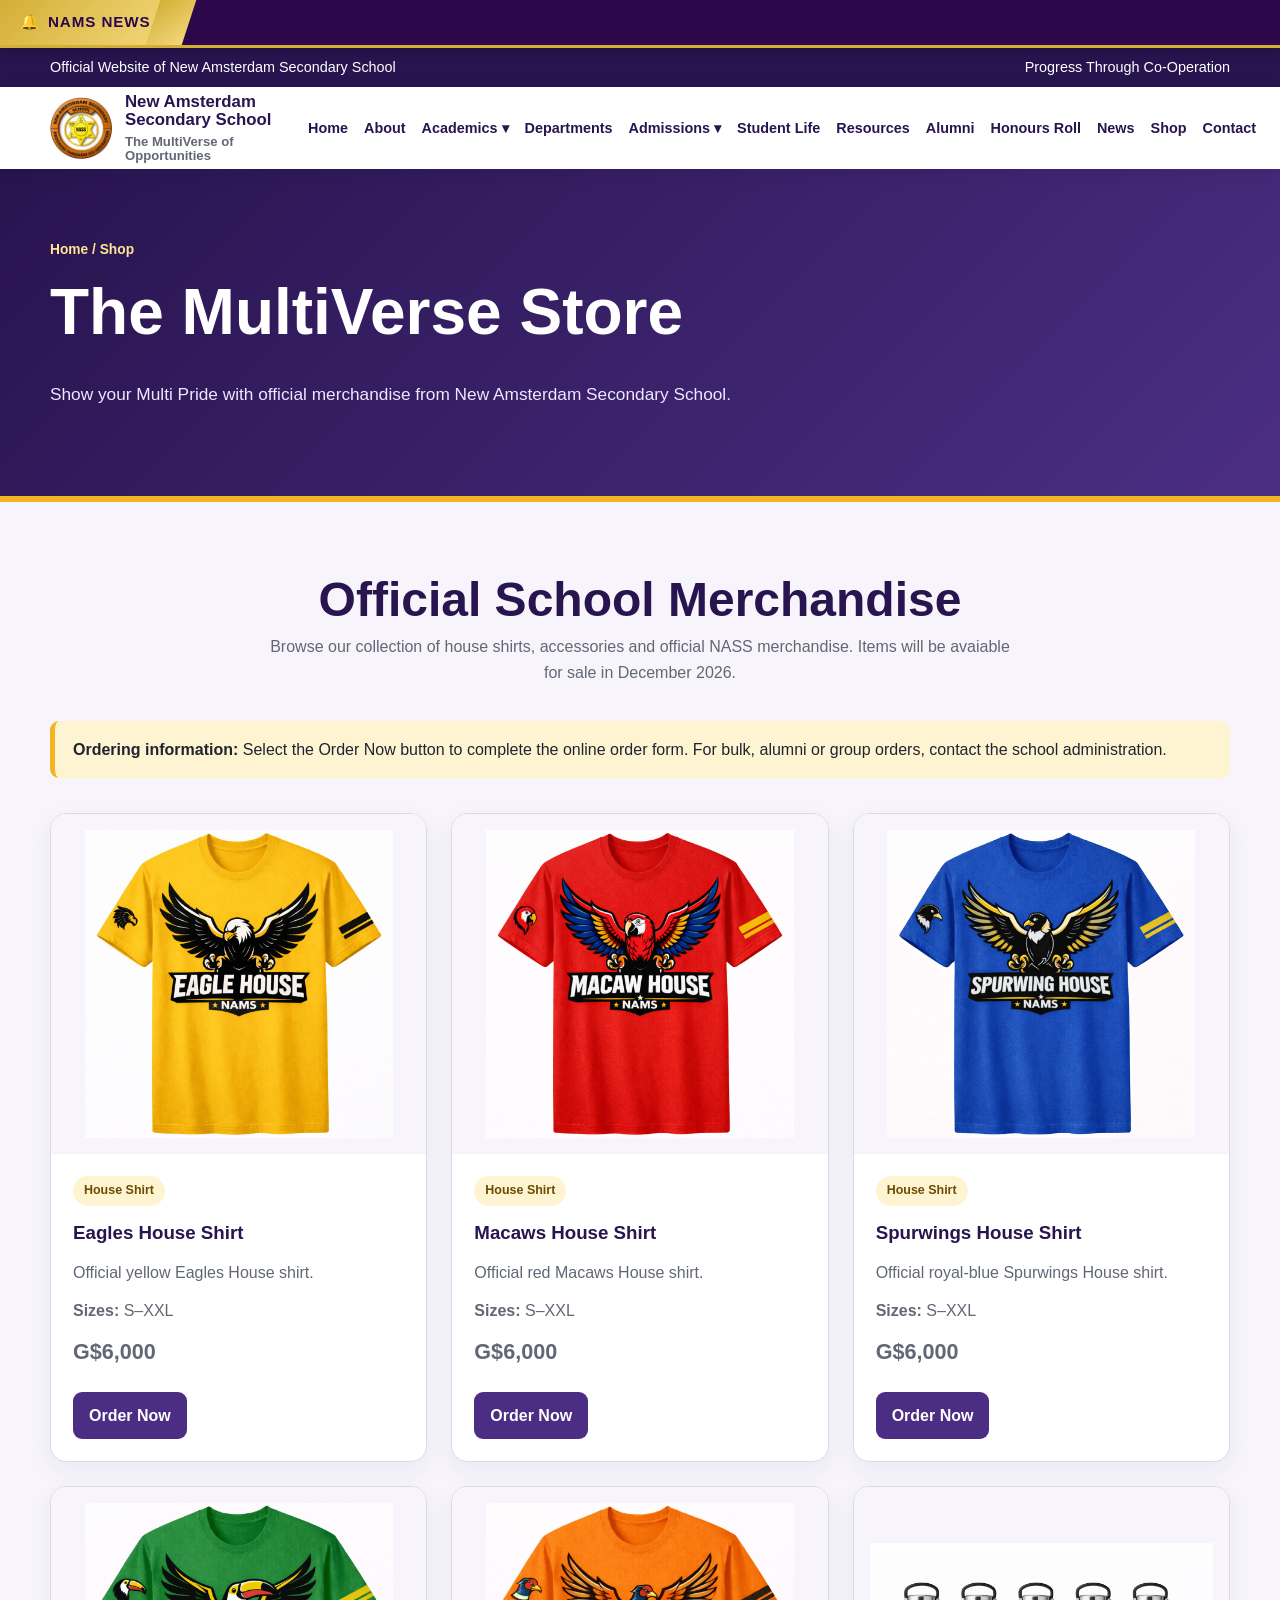
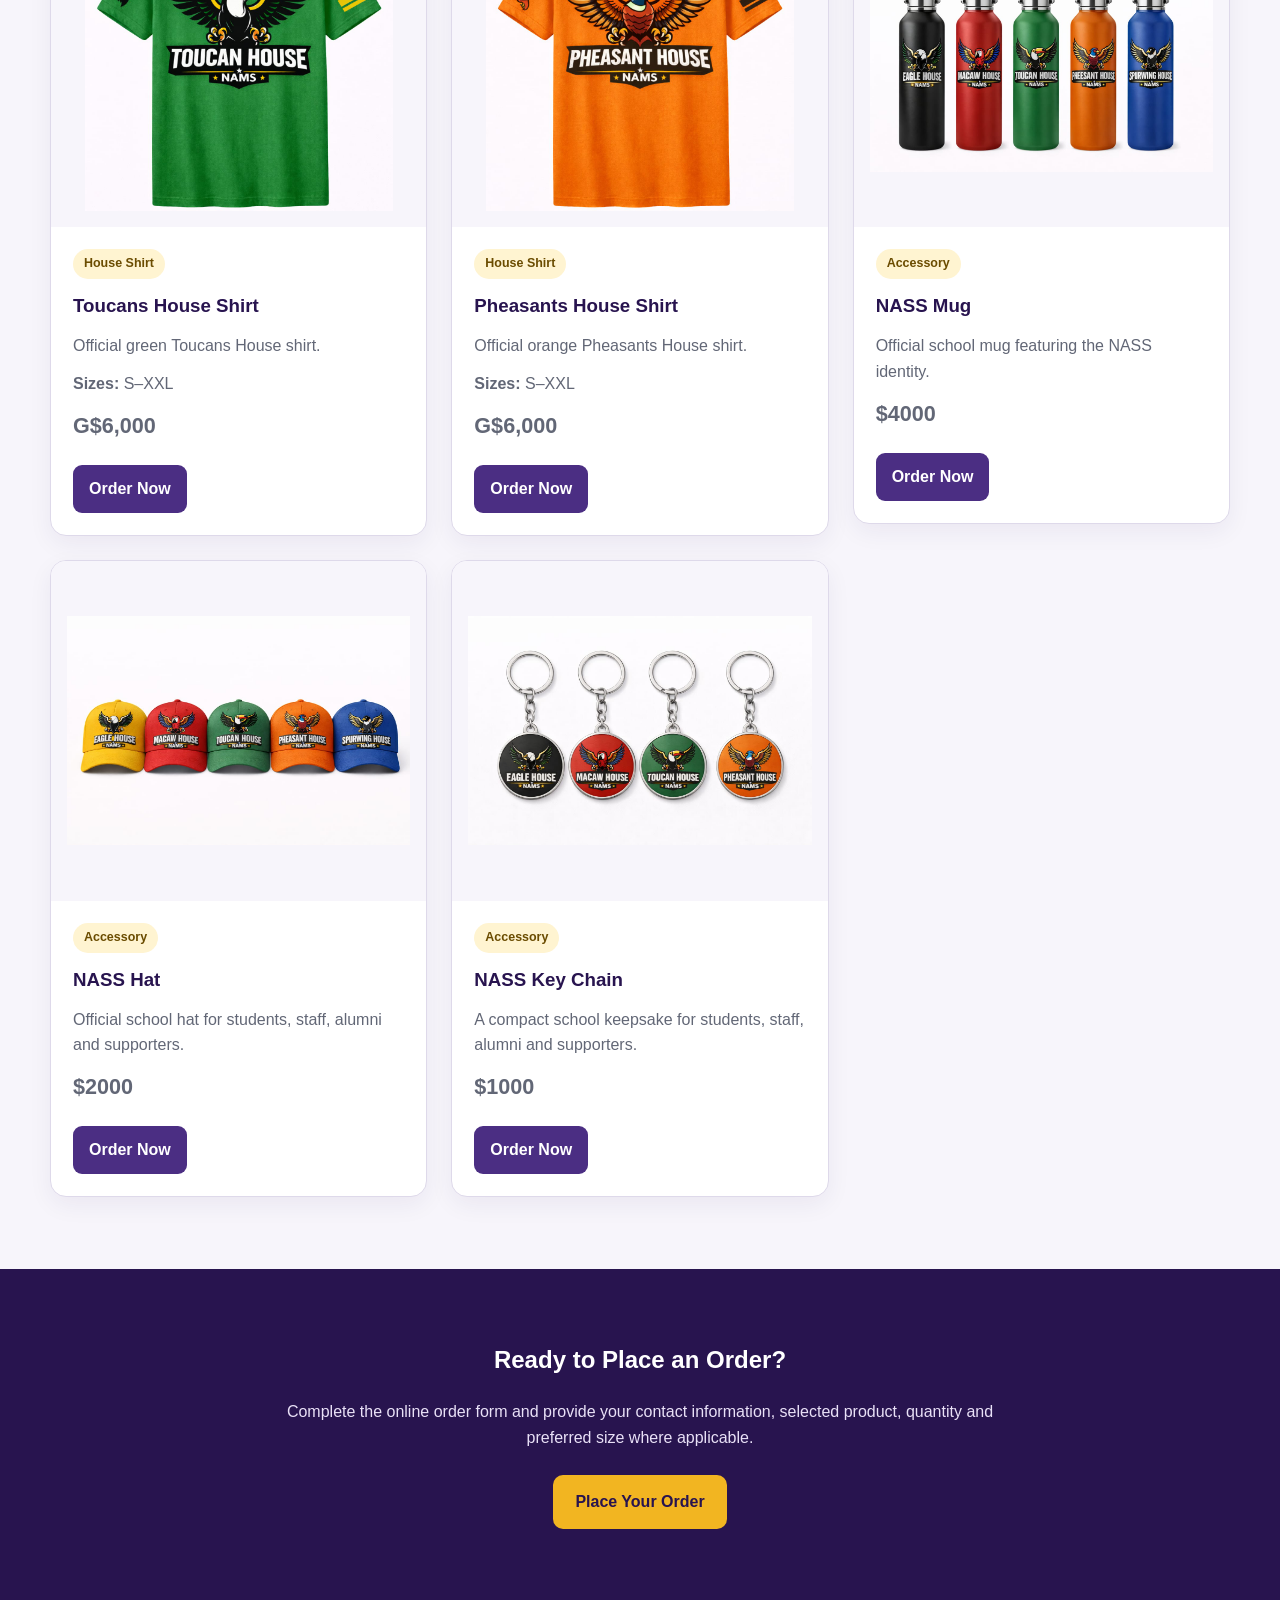
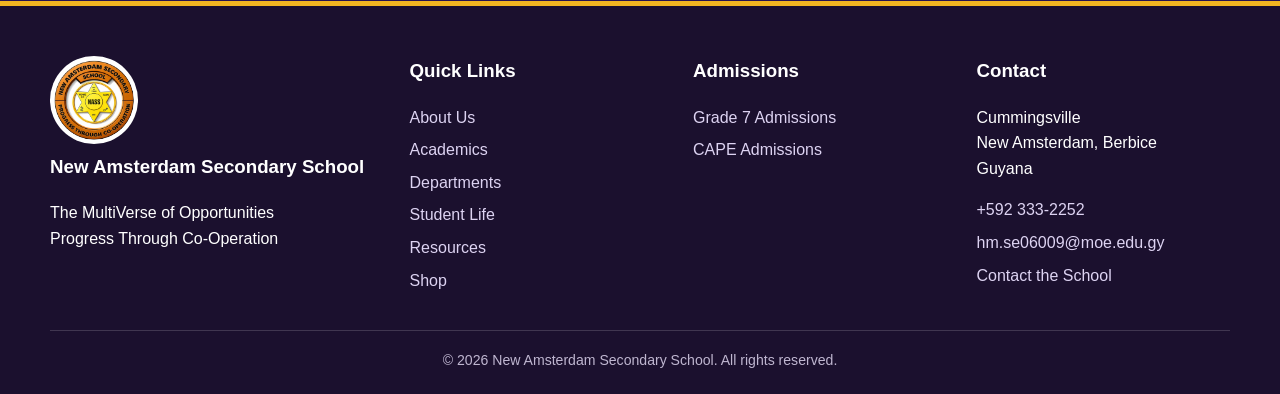
<file: shop.html>
<!DOCTYPE html>
<html lang="en">

<head>

    <meta charset="UTF-8">

    <meta
        name="viewport"
        content="width=device-width, initial-scale=1"
    >

    <title>
        The MultiVerse Store | New Amsterdam Secondary School
    </title>

    <meta
        name="description"
        content="Official merchandise from New Amsterdam Secondary School."
    >

    <link
        rel="stylesheet"
        href="styles.css"
    >

    <style>

        .shop-intro {
            max-width: 820px;
            margin: 0 auto 35px;
            text-align: center;
        }

        .shop-notice {
            margin-bottom: 35px;
        }

        .product-grid {
            display: grid;
            grid-template-columns: repeat(3, minmax(0, 1fr));
            gap: 24px;
            align-items: start;
        }

        .product-card {
            position: relative;
            overflow: hidden;
            padding: 0;
            height: auto;
            align-self: start;
        }

        .product-image-link {
            display: block;
            background: #f7f5fb;
            text-decoration: none;
        }

        .product-image {
            width: 100%;
            height: 340px;
            display: block;
            object-fit: contain;
            padding: 16px;
            transition:
                transform 0.25s ease,
                box-shadow 0.25s ease;
        }

        .product-image:hover {
            transform: scale(1.03);
        }

        .product-body {
            padding: 22px;
        }

        .product-body h3 {
            margin: 0 0 8px;
            color: var(--purple-dark);
        }

        .product-category {
            display: inline-block;
            margin-bottom: 12px;
            padding: 5px 11px;
            background: var(--gold-soft);
            border-radius: 999px;
            color: #6b4c00;
            font-size: 0.78rem;
            font-weight: 900;
        }

        .product-details {
            margin: 12px 0;
            color: var(--muted);
        }

        .product-price {
            margin: 12px 0;
            color: var(--purple-dark);
            font-size: 1.35rem;
            font-weight: 900;
        }

        .product-order {
            display: inline-flex;
            align-items: center;
            justify-content: center;
            margin-top: 10px;
            padding: 11px 16px;
            background: var(--purple);
            border-radius: 9px;
            color: #ffffff;
            font-weight: 900;
            text-decoration: none;
        }

        .product-order:hover {
            background: var(--purple-dark);
        }

        .store-order-section {
            background: var(--purple-dark);
            color: #ffffff;
            text-align: center;
        }

        .store-order-section h2 {
            margin-top: 0;
            color: #ffffff;
        }

        .store-order-section p {
            max-width: 750px;
            margin: 0 auto 25px;
            color: #e9e1f7;
        }

        .store-order-button {
            display: inline-flex;
            align-items: center;
            justify-content: center;
            padding: 14px 22px;
            background: var(--gold);
            border-radius: 10px;
            color: var(--purple-dark);
            font-weight: 900;
            text-decoration: none;
        }

        .store-order-button:hover {
            transform: translateY(-2px);
        }

        @media (max-width: 980px) {

            .product-grid {
                grid-template-columns: repeat(2, minmax(0, 1fr));
            }

        }

        @media (max-width: 680px) {

            .product-grid {
                grid-template-columns: 1fr;
            }

            .product-image {
                height: auto;
                max-height: 420px;
            }

        }


        /* =========================================
           NAMS NEWS TICKER / ANNOUNCEMENT CRAWL
        ========================================= */
        .nams-news-ticker {
            width: 100%;
            min-height: 48px;
            display: flex;
            align-items: stretch;
            overflow: hidden;
            background: #2d074b;
            border-bottom: 3px solid #d4af37;
            box-shadow: 0 3px 10px rgba(0, 0, 0, 0.22);
            position: relative;
            z-index: 10000;
            cursor: default;
            user-select: none;
        }

        .nams-news-label {
            flex: 0 0 auto;
            display: flex;
            align-items: center;
            justify-content: center;
            gap: 8px;
            min-width: 150px;
            padding: 10px 20px;
            background: linear-gradient(135deg, #d4af37, #f3d87a);
            color: #2d074b;
            font-size: 0.95rem;
            font-weight: 900;
            letter-spacing: 0.06em;
            text-transform: uppercase;
            position: relative;
            z-index: 2;
            box-shadow: 5px 0 12px rgba(0, 0, 0, 0.18);
        }

        .nams-news-label::after {
            content: "";
            position: absolute;
            top: 0;
            right: -18px;
            width: 36px;
            height: 100%;
            background: inherit;
            transform: skewX(-18deg);
            z-index: -1;
        }

        .nams-news-window {
            flex: 1 1 auto;
            min-width: 0;
            overflow: hidden;
            display: flex;
            align-items: center;
            white-space: nowrap;
            pointer-events: none;
        }

        .nams-news-track {
            display: inline-flex;
            align-items: center;
            width: max-content;
            padding-left: 100%;
            animation: namsTickerScroll 24s linear infinite;
            will-change: transform;
        }

        .nams-news-message {
            display: inline-flex;
            align-items: center;
            gap: 12px;
            padding: 0 42px;
            color: #ffffff;
            font-size: 1rem;
            font-weight: 700;
            letter-spacing: 0.01em;
        }

        .nams-news-message strong {
            color: #f3d87a;
            font-weight: 900;
        }

        .nams-news-ticker:hover .nams-news-track {
            animation-play-state: paused;
        }

        @keyframes namsTickerScroll {
            from {
                transform: translateX(0);
            }

            to {
                transform: translateX(-100%);
            }
        }

        @media (max-width: 700px) {
            .nams-news-ticker {
                min-height: 44px;
            }

            .nams-news-label {
                min-width: 112px;
                padding: 9px 12px;
                font-size: 0.76rem;
                letter-spacing: 0.035em;
            }

            .nams-news-message {
                padding: 0 28px;
                font-size: 0.9rem;
            }

            .nams-news-track {
                animation-duration: 20s;
            }
        }

        @media (prefers-reduced-motion: reduce) {
            .nams-news-window {
                overflow-x: auto;
            }

            .nams-news-track {
                padding-left: 20px;
                animation: none;
            }
        }

    </style>


<style>
@media (min-width:1100px){
  .site-header .brand-row{gap:16px}
  .site-header .brand{flex:0 1 300px;min-width:235px}
  .site-header .nav{gap:2px;flex-wrap:nowrap;align-items:center;justify-content:flex-end}
  .site-header .nav>a,.site-header .dropbtn{padding-left:7px;padding-right:7px;font-size:.9rem;white-space:nowrap}
  .site-header .brand-name,.site-header .brand-tag{line-height:1.08}
}
</style>

</head>

<body>

    <a
        class="skip"
        href="#main"
    >
        Skip to content
    </a>



    <!-- NAMS NEWS TICKER -->
    <div
        class="nams-news-ticker"
        role="region"
        aria-label="Important school announcement"
    >
        <div class="nams-news-label">
            <span aria-hidden="true">🔔</span>
            NAMS News
        </div>

        <div class="nams-news-window">
            <div class="nams-news-track">
                <div class="nams-news-message">
                    <span aria-hidden="true">🎓</span>
                    <strong>WELCOME TO THE MultiVerse:</strong>
                    <span aria-hidden="true">•</span>
                    Discover the MultiVerse of Opportunities
                    <span aria-hidden="true">💜💛</span>
                </div>
            </div>
        </div>
    </div>

    <!-- TOP INFORMATION BAR -->

    <div class="utility">

        <div class="container">

            <span>
                Official Website of New Amsterdam Secondary School
            </span>

            <span>
                Progress Through Co-Operation
            </span>

        </div>

    </div>

    <!-- HEADER -->

    <header class="site-header">

        <div class="container brand-row">

            <a
                class="brand"
                href="index.html"
            >

                <img
                    src="nass-crest.png"
                    alt="New Amsterdam Secondary School crest"
                >

                <span class="brand-copy">

                    <span class="brand-name">
                        New Amsterdam Secondary School
                    </span>

                    <span class="brand-tag">
                        The MultiVerse of Opportunities
                    </span>

                </span>

            </a>

            <button
                class="nav-toggle"
                aria-expanded="false"
            >
                Menu
            </button>

            <nav
                class="nav"
                aria-label="Main navigation"
            >

                <a href="index.html">
                    Home
                </a>

                <a href="about.html">
                    About
                </a>

                <div class="dropdown">

                    <button class="dropbtn">
                        Academics ▾
                    </button>

                    <div class="dropdown-menu">

                        <a href="academics.html#foundation">
                            Foundation Programme
                        </a>

                        <a href="academics.html#streams">
                            Streams of Study
                        </a>

                        <a href="academics.html#csec">
                            CSEC
                        </a>

                        <a href="academics.html#cape">
                            CAPE
                        </a>

                        <a href="academics.html#cvq">
                            CVQ
                        </a>

                        <a href="academics.html#ccslc">
                            CCSLC
                        </a>

                    </div>

                </div>

                <a href="departments.html">
                    Departments
                </a>

                <div class="dropdown">

                    <button class="dropbtn">
                        Admissions ▾
                    </button>

                    <div class="dropdown-menu">

                        <a href="admissions.html">
                            Admissions Overview
                        </a>

                        <a href="grade7-admissions.html">
                            Grade 7 Admissions
                        </a>

                        <a href="cape-admissions.html">
                            CAPE Admissions
                        </a>

                    </div>

                </div>

                <a href="student-life.html">
                    Student Life
                </a>

                <a href="resources.html">
                    Resources
                </a>
                <a href="alumni.html">Alumni</a>
                <a href="honours-roll.html">Honours Roll</a>

                <a href="news.html">
                    News
                </a>

                <a href="shop.html">
                    Shop
                </a>

                <a href="contact.html">
                    Contact
                </a>

            </nav>

        </div>

    </header>

    <!-- MAIN CONTENT -->

    <main id="main">

        <!-- PAGE HERO -->

        <section class="page-hero">

            <div class="container">

                <div class="breadcrumbs">
                    Home / Shop
                </div>

                <h1>
                    The MultiVerse Store 
                </h1>

                <p>
                    Show your Multi Pride with official merchandise
                    from New Amsterdam Secondary School.
                </p>

            </div>

        </section>

        <!-- PRODUCTS -->

        <section>

            <div class="container">

                <div class="shop-intro">

                    <div class="section-head">

                        <h2>
                            Official School Merchandise
                        </h2>

                        <p>
                            Browse our collection of house shirts,
                            accessories and official NASS merchandise.
                            Items will be avaiable for sale in December 2026.
                        </p>

                    </div>

                </div>

                <div class="notice shop-notice">

                    <strong>
                        Ordering information:
                    </strong>

                    Select the Order Now button to complete the online
                    order form. For bulk, alumni or group orders,
                    contact the school administration.

                </div>

                <div class="product-grid">

                    <!-- EAGLES SHIRT -->

                    <article class="card product-card">

                        <a
                            class="product-image-link"
                            href="eagle.jpeg"
                            target="_blank"
                            rel="noopener"
                        >

                            <img
                                src="eagle.jpeg"
                                alt="Eagles House shirt"
                                class="product-image"
                            >

                        </a>

                        <div class="product-body">

                            <span class="product-category">
                                House Shirt
                            </span>

                            <h3>
                                Eagles House Shirt
                            </h3>

                            <p class="product-details">
                                Official yellow Eagles House shirt.
                            </p>

                            <p class="product-details">
                                <strong>Sizes:</strong> S–XXL
                            </p>

                            <p class="product-price">
                                G$6,000
                            </p>

                            <a
                                class="product-order"
                                href="https://forms.gle/tVBZA6KCw1Qjd2Qb9"
                                target="_blank"
                                rel="noopener"
                            >
                                Order Now
                            </a>

                        </div>

                    </article>

                    <!-- MACAWS SHIRT -->

                    <article class="card product-card">

                        <a
                            class="product-image-link"
                            href="macaw.jpeg"
                            target="_blank"
                            rel="noopener"
                        >

                            <img
                                src="macaw.jpeg"
                                alt="Macaws House shirt"
                                class="product-image"
                            >

                        </a>

                        <div class="product-body">

                            <span class="product-category">
                                House Shirt
                            </span>

                            <h3>
                                Macaws House Shirt
                            </h3>

                            <p class="product-details">
                                Official red Macaws House shirt.
                            </p>

                            <p class="product-details">
                                <strong>Sizes:</strong> S–XXL
                            </p>

                            <p class="product-price">
                                G$6,000
                            </p>

                            <a
                                class="product-order"
                                href="https://forms.gle/tVBZA6KCw1Qjd2Qb9"
                                target="_blank"
                                rel="noopener"
                            >
                                Order Now
                            </a>

                        </div>

                    </article>

                    <!-- SPURWINGS SHIRT -->

                    <article class="card product-card">

                        <a
                            class="product-image-link"
                            href="spurwing.jpeg"
                            target="_blank"
                            rel="noopener"
                        >

                            <img
                                src="spurwing.jpeg"
                                alt="Spurwings House shirt"
                                class="product-image"
                            >

                        </a>

                        <div class="product-body">

                            <span class="product-category">
                                House Shirt
                            </span>

                            <h3>
                                Spurwings House Shirt
                            </h3>

                            <p class="product-details">
                                Official royal-blue Spurwings House shirt.
                            </p>

                            <p class="product-details">
                                <strong>Sizes:</strong> S–XXL
                            </p>

                            <p class="product-price">
                                G$6,000
                            </p>

                            <a class="product-order"
                            href="https://forms.gle/tVBZA6KCw1Qjd2Qb9"
                            target="_blank"
                            rel="noopener">
                            Order Now
                            </a>
                        </div>

                    </article>

                    <!-- TOUCANS SHIRT -->

                    <article class="card product-card">

                        <a
                            class="product-image-link"
                            href="toucan.jpeg"
                            target="_blank"
                            rel="noopener"
                        >

                            <img
                                src="toucan.jpeg"
                                alt="Toucans House shirt"
                                class="product-image"
                            >

                        </a>

                        <div class="product-body">

                            <span class="product-category">
                                House Shirt
                            </span>

                            <h3>
                                Toucans House Shirt
                            </h3>

                            <p class="product-details">
                                Official green Toucans House shirt.
                            </p>

                            <p class="product-details">
                                <strong>Sizes:</strong> S–XXL
                            </p>

                            <p class="product-price">
                                G$6,000
                            </p>

                            <a
                                class="product-order"
                                href="https://forms.gle/tVBZA6KCw1Qjd2Qb9"
                                target="_blank"
                                rel="noopener"
                            >
                                Order Now
                            </a>

                        </div>

                    </article>

                    <!-- PHEASANTS SHIRT -->

                    <article class="card product-card">

                        <a
                            class="product-image-link"
                            href="pheasant.jpeg"
                            target="_blank"
                            rel="noopener"
                        >

                            <img
                                src="pheasant.jpeg"
                                alt="Pheasants House shirt"
                                class="product-image"
                            >

                        </a>

                        <div class="product-body">

                            <span class="product-category">
                                House Shirt
                            </span>

                            <h3>
                                Pheasants House Shirt
                            </h3>

                            <p class="product-details">
                                Official orange Pheasants House shirt.
                            </p>

                            <p class="product-details">
                                <strong>Sizes:</strong> S–XXL
                            </p>

                            <p class="product-price">
                                G$6,000
                            </p>

                            <a
                                class="product-order"
                                href="https://forms.gle/tVBZA6KCw1Qjd2Qb9"
                                target="_blank"
                                rel="noopener"
                            >
                                Order Now
                            </a>

                        </div>

                    </article>

                    <!-- MUG -->

                    <article class="card product-card">

                        <a
                            class="product-image-link"
                            href="mug.jpeg"
                            target="_blank"
                            rel="noopener"
                        >

                            <img
                                src="mug.jpeg"
                                alt="New Amsterdam Secondary School mug"
                                class="product-image"
                            >

                        </a>

                        <div class="product-body">

                            <span class="product-category">
                                Accessory
                            </span>

                            <h3>
                                NASS Mug
                            </h3>

                            <p class="product-details">
                                Official school mug featuring the NASS identity.
                            </p>

                            <p class="product-price">
                                $4000
                            </p>

                            <a
                                class="product-order"
                                href="https://forms.gle/tVBZA6KCw1Qjd2Qb9"
                                target="_blank"
                                rel="noopener"
                            >
                                Order Now
                            </a>

                        </div>

                    </article>

                    <!-- HAT -->

                    <article class="card product-card">

                        <a
                            class="product-image-link"
                            href="hat.jpeg"
                            target="_blank"
                            rel="noopener"
                        >

                            <img
                                src="hat.jpeg"
                                alt="New Amsterdam Secondary School hat"
                                class="product-image"
                            >

                        </a>

                        <div class="product-body">

                            <span class="product-category">
                                Accessory
                            </span>

                            <h3>
                                NASS Hat
                            </h3>

                            <p class="product-details">
                                Official school hat for students, staff,
                                alumni and supporters.
                            </p>

                            <p class="product-price">
                                $2000
                            </p>

                            <a
                                class="product-order"
                                href="https://forms.gle/tVBZA6KCw1Qjd2Qb9"
                                target="_blank"
                                rel="noopener"
                            >
                                Order Now
                            </a>

                        </div>

                    </article>

                    <!-- KEY CHAIN -->

                    <article class="card product-card">

                        <a
                            class="product-image-link"
                            href="kchain.jpeg"
                            target="_blank"
                            rel="noopener"
                        >

                            <img
                                src="kchain.jpeg"
                                alt="New Amsterdam Secondary School key chain"
                                class="product-image"
                            >

                        </a>

                        <div class="product-body">

                            <span class="product-category">
                                Accessory
                            </span>

                            <h3>
                                NASS Key Chain
                            </h3>

                            <p class="product-details">
                                A compact school keepsake for students,
                                staff, alumni and supporters.
                            </p>

                            <p class="product-price">
                                $1000
                            </p>

                            <a
                                class="product-order"
                                href="https://forms.gle/tVBZA6KCw1Qjd2Qb9"
                                target="_blank"
                                rel="noopener"
                            >
                                Order Now
                            </a>

                        </div>

                    </article>

                </div>

            </div>

        </section>

        <!-- ORDER SECTION -->

        <section class="store-order-section">

            <div class="container">

                <h2>
                    Ready to Place an Order?
                </h2>

                <p>
                    Complete the online order form and provide your
                    contact information, selected product, quantity
                    and preferred size where applicable.
                </p>

                <a
                    class="store-order-button"
                    href="https://forms.gle/tVBZA6KCw1Qjd2Qb9"
                    target="_blank"
                    rel="noopener"
                >
                    Place Your Order
                </a>

            </div>

        </section>

    </main>

    <!-- FOOTER -->

    <footer class="footer">

        <div class="container">

            <div class="footer-grid">

                <div>

                    <img
                        src="nass-crest.png"
                        alt="New Amsterdam Secondary School crest"
                        style="
                            width: 88px;
                            background: white;
                            border-radius: 50%;
                            padding: 4px;
                        "
                    >

                    <h3>
                        New Amsterdam Secondary School
                    </h3>

                    <p>
                        The MultiVerse of Opportunities
                        <br>
                        Progress Through Co-Operation
                    </p>

                </div>

                <div>

                    <h3>
                        Quick Links
                    </h3>

                    <a href="about.html">
                        About Us
                    </a>

                    <a href="academics.html">
                        Academics
                    </a>

                    <a href="departments.html">
                        Departments
                    </a>

                    <a href="student-life.html">
                        Student Life
                    </a>

                    <a href="resources.html">
                        Resources
                    </a>

                    <a href="shop.html">
                        Shop
                    </a>

                </div>

                <div>

                    <h3>
                        Admissions
                    </h3>

                    <a href="grade7-admissions.html">
                        Grade 7 Admissions
                    </a>

                    <a href="cape-admissions.html">
                        CAPE Admissions
                    </a>

                </div>

                <div>

                    <h3>
                        Contact
                    </h3>

                    <p>
                        Cummingsville
                        <br>
                        New Amsterdam, Berbice
                        <br>
                        Guyana
                    </p>

                    <a href="tel:+5923332252">
                        +592 333-2252
                    </a>

                    <a href="mailto:hm.se06009@moe.edu.gy">
                        hm.se06009@moe.edu.gy
                    </a>

                    <a href="contact.html">
                        Contact the School
                    </a>

                </div>

            </div>

            <div class="footer-bottom">
                © <span data-year></span>
                New Amsterdam Secondary School.
                All rights reserved.
            </div>

        </div>

    </footer>

    <script src="script.js"></script>

</body>

</html>
</file>
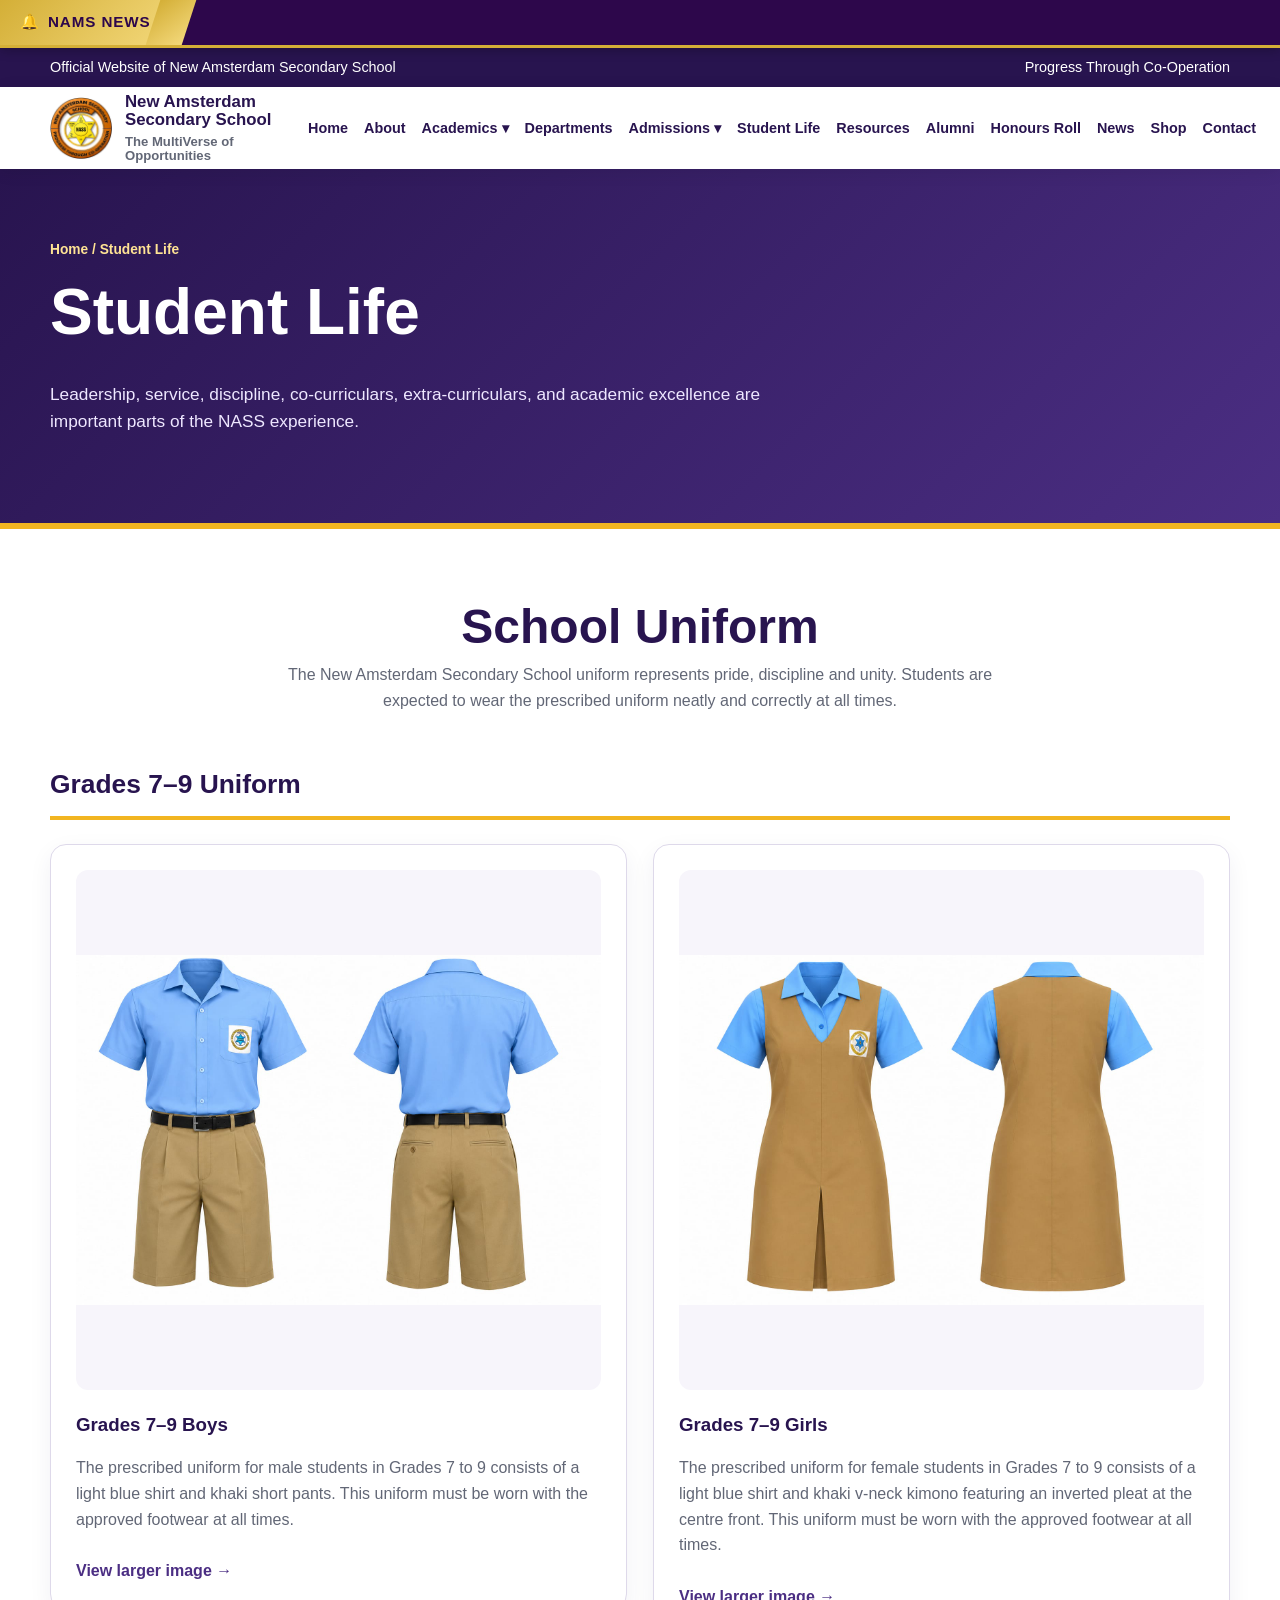
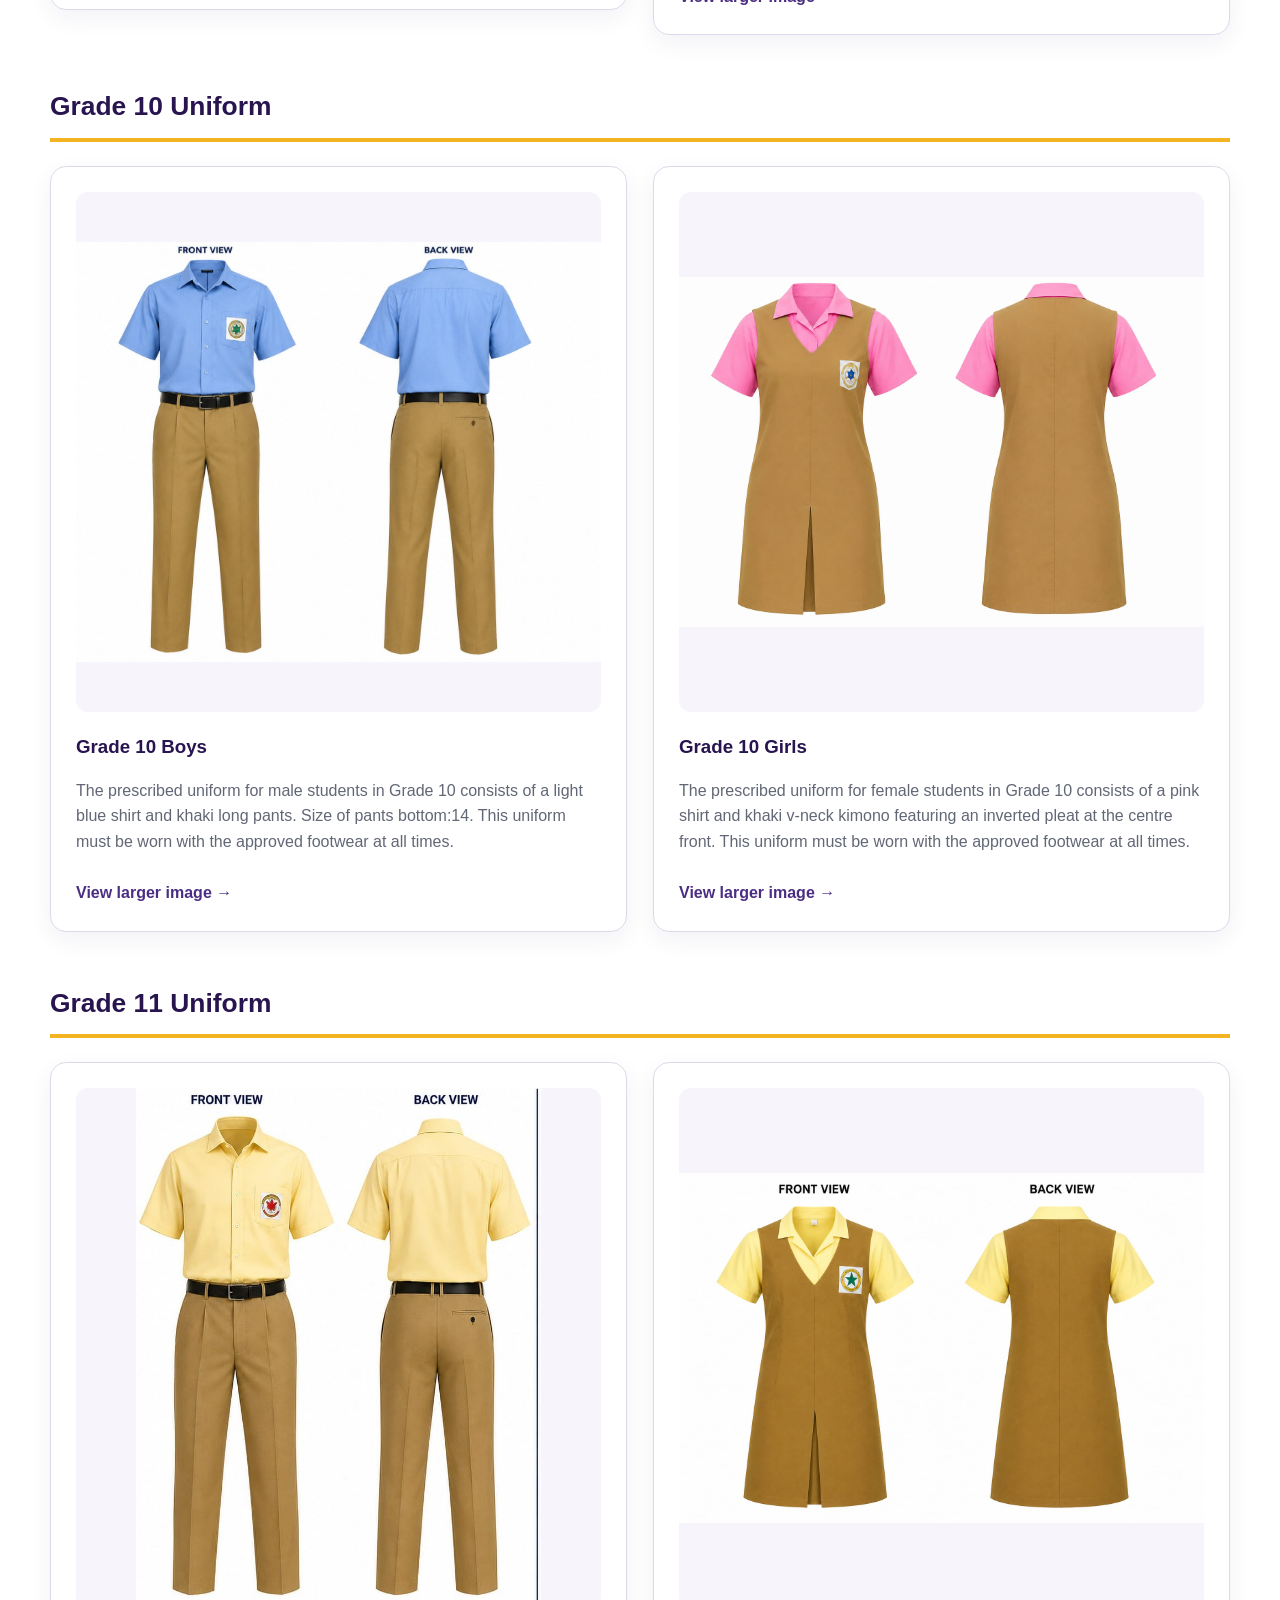
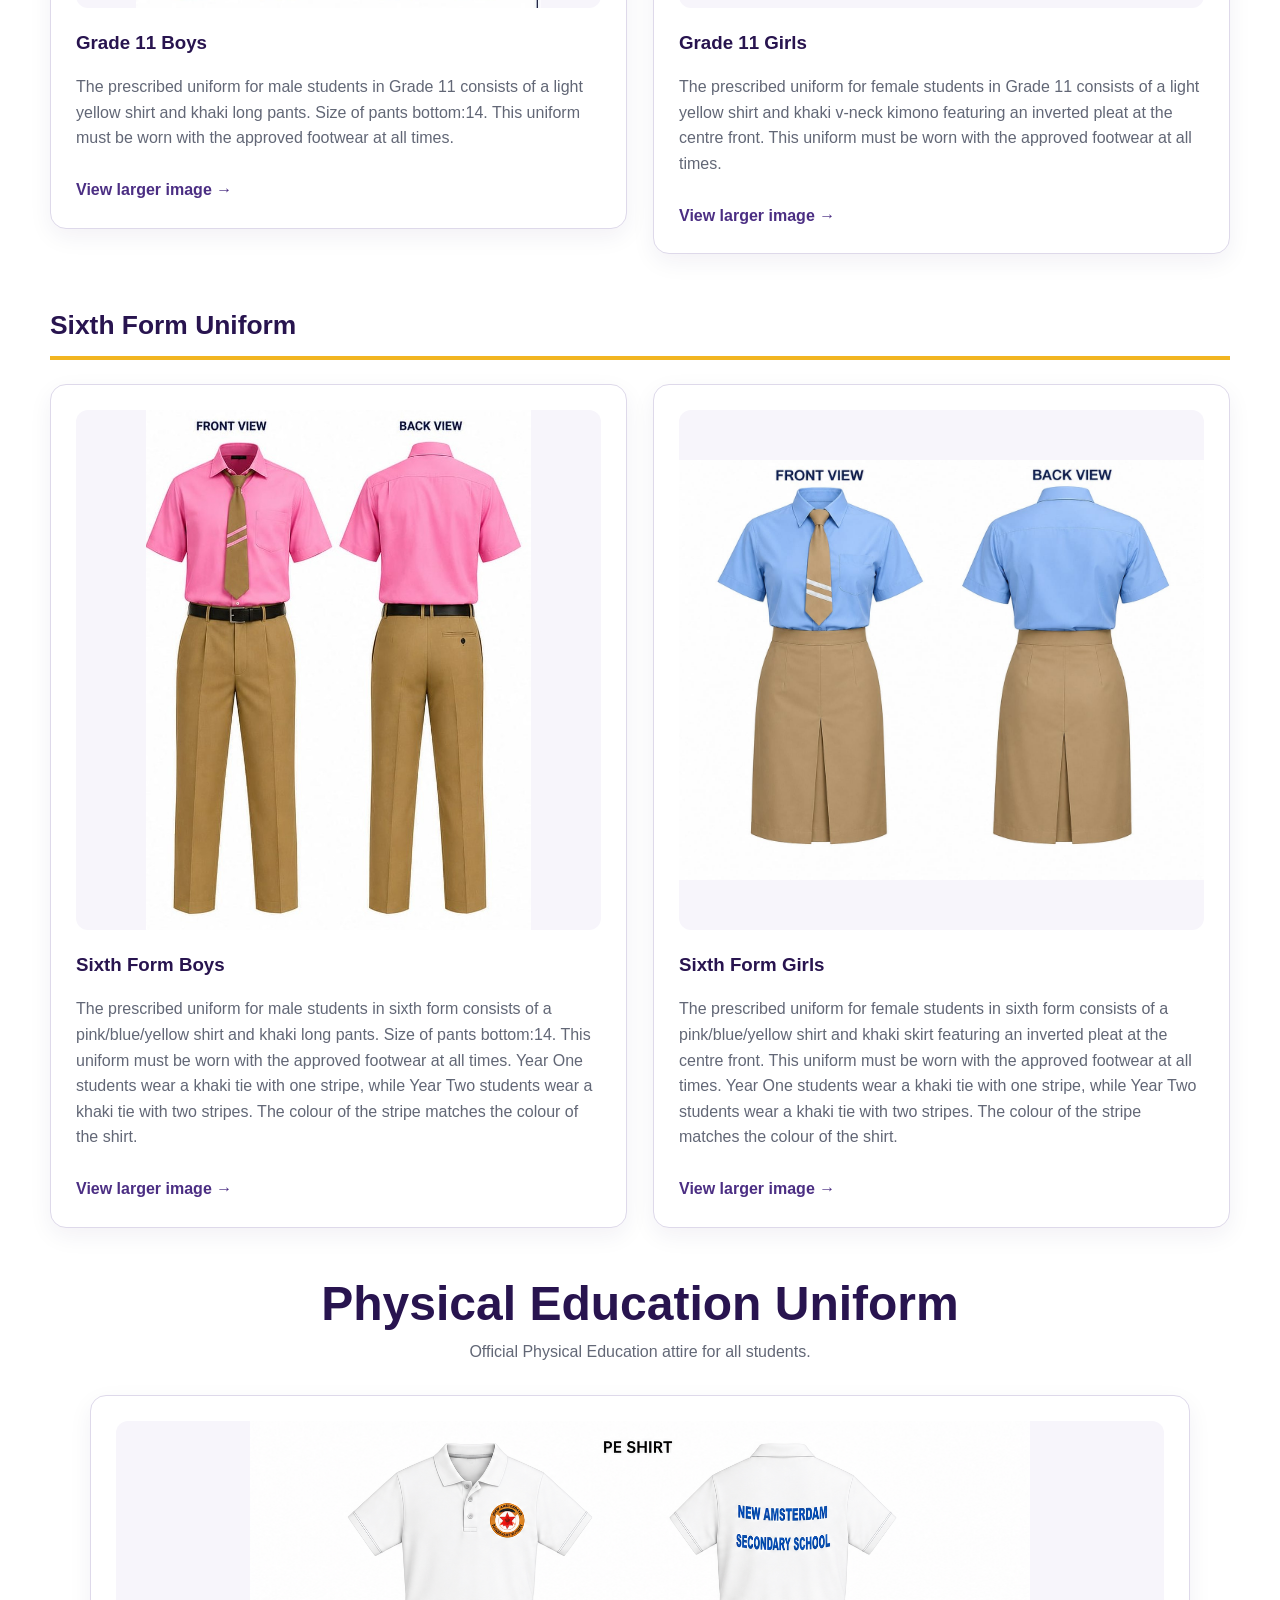
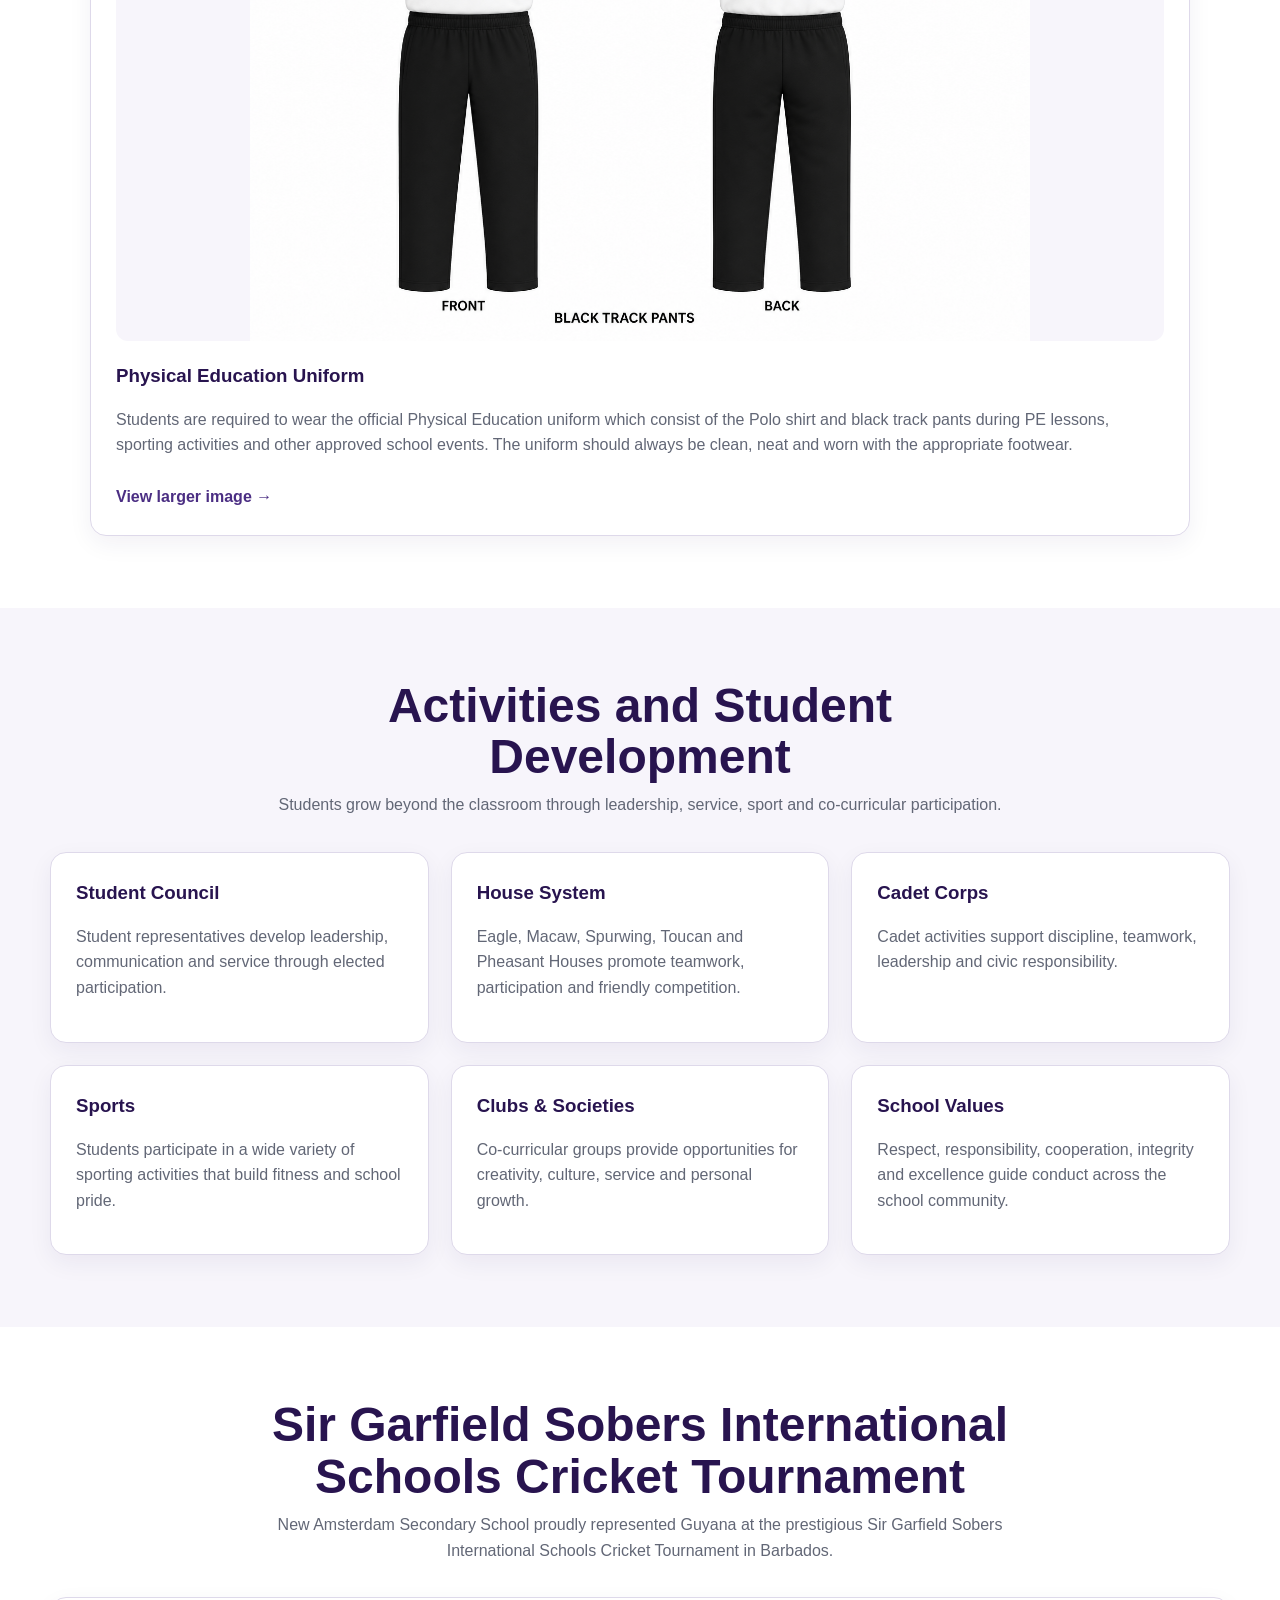
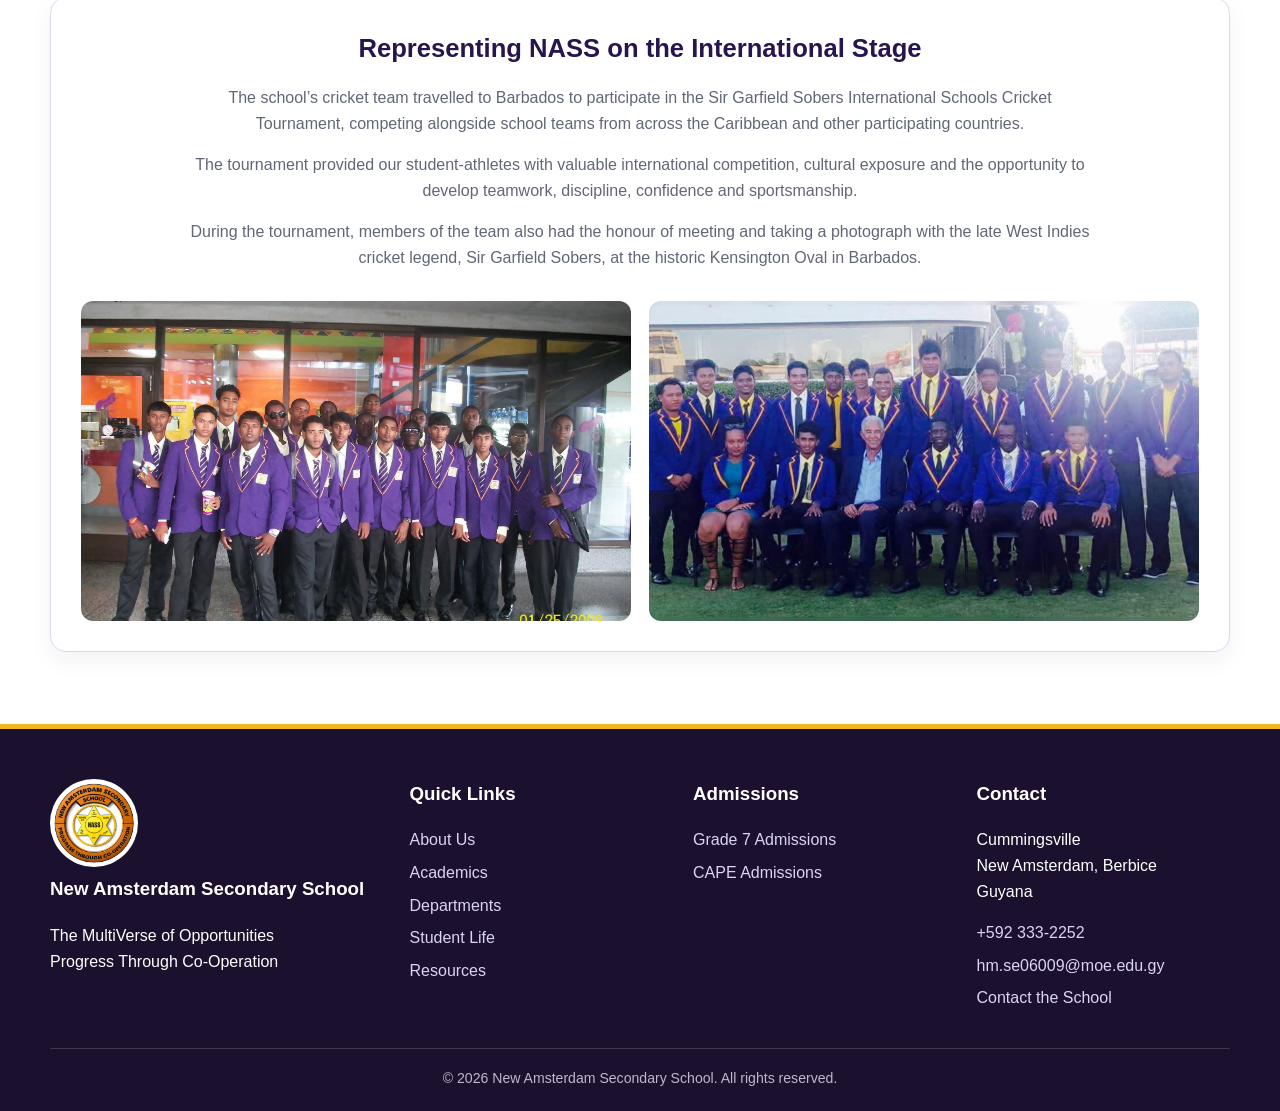
<file: student-life.html>
<!DOCTYPE html>
<html lang="en">

<head>

    <meta charset="UTF-8">

    <meta
        name="viewport"
        content="width=device-width, initial-scale=1.0"
    >

    <title>
        Student Life | New Amsterdam Secondary School
    </title>

    <meta
        name="description"
        content="Student life and school uniforms at New Amsterdam Secondary School."
    >

    <link
        rel="stylesheet"
        href="styles.css"
    >

    <!-- Styling used only for the uniform section -->

    <style>

        .uniform-section {
            background: #ffffff;
        }

        .uniform-intro {
            max-width: 800px;
            margin: 0 auto 45px;
            text-align: center;
        }

        .uniform-group {
            margin-top: 50px;
        }

        .uniform-group:first-of-type {
            margin-top: 0;
        }

        .uniform-group-title {
            margin: 0 0 24px;
            padding-bottom: 10px;
            border-bottom: 4px solid var(--gold);
            color: var(--purple-dark);
            font-size: 1.65rem;
        }

        .uniform-grid {
            display: grid;
            grid-template-columns: repeat(2, minmax(0, 1fr));
            gap: 26px;
            align-items: start;
        }

        .uniform-card {
            height: auto;
            align-self: start;
        }

        .uniform-image-link {
            display: block;
            text-decoration: none;
        }

        .uniform-image {
            width: 100%;
            height: 520px;
            display: block;
            object-fit: contain;
            background: #f7f5fb;
            border-radius: 12px;
            transition:
                transform 0.25s ease,
                box-shadow 0.25s ease;
        }

        .uniform-image:hover {
            transform: scale(1.015);
            box-shadow: 0 12px 28px rgba(40, 20, 79, 0.18);
        }

        .uniform-card h3 {
            margin-top: 20px;
        }

        .uniform-view-link {
            display: inline-block;
            margin-top: 10px;
            color: var(--purple);
            font-weight: 900;
            text-decoration: none;
        }

        .uniform-view-link:hover {
            text-decoration: underline;
        }


        .pe-uniform-wrapper {
            display: flex;
            justify-content: center;
        }

        .pe-uniform-wrapper .uniform-card {
            width: 100%;
            max-width: 1100px;
        }

        .uniform-group .section-head {
            text-align: center;
            margin-bottom: 30px;
        }

        @media (max-width: 760px) {

            .uniform-grid {
                grid-template-columns: 1fr;
            }

            .uniform-image {
                height: auto;
                max-height: 520px;
            }

        }


        /* =========================================
           NAMS NEWS TICKER / ANNOUNCEMENT CRAWL
        ========================================= */
        .nams-news-ticker {
            width: 100%;
            min-height: 48px;
            display: flex;
            align-items: stretch;
            overflow: hidden;
            background: #2d074b;
            border-bottom: 3px solid #d4af37;
            box-shadow: 0 3px 10px rgba(0, 0, 0, 0.22);
            position: relative;
            z-index: 10000;
            cursor: default;
            user-select: none;
        }

        .nams-news-label {
            flex: 0 0 auto;
            display: flex;
            align-items: center;
            justify-content: center;
            gap: 8px;
            min-width: 150px;
            padding: 10px 20px;
            background: linear-gradient(135deg, #d4af37, #f3d87a);
            color: #2d074b;
            font-size: 0.95rem;
            font-weight: 900;
            letter-spacing: 0.06em;
            text-transform: uppercase;
            position: relative;
            z-index: 2;
            box-shadow: 5px 0 12px rgba(0, 0, 0, 0.18);
        }

        .nams-news-label::after {
            content: "";
            position: absolute;
            top: 0;
            right: -18px;
            width: 36px;
            height: 100%;
            background: inherit;
            transform: skewX(-18deg);
            z-index: -1;
        }

        .nams-news-window {
            flex: 1 1 auto;
            min-width: 0;
            overflow: hidden;
            display: flex;
            align-items: center;
            white-space: nowrap;
            pointer-events: none;
        }

        .nams-news-track {
            display: inline-flex;
            align-items: center;
            width: max-content;
            padding-left: 100%;
            animation: namsTickerScroll 24s linear infinite;
            will-change: transform;
        }

        .nams-news-message {
            display: inline-flex;
            align-items: center;
            gap: 12px;
            padding: 0 42px;
            color: #ffffff;
            font-size: 1rem;
            font-weight: 700;
            letter-spacing: 0.01em;
        }

        .nams-news-message strong {
            color: #f3d87a;
            font-weight: 900;
        }

        .nams-news-ticker:hover .nams-news-track {
            animation-play-state: paused;
        }

        @keyframes namsTickerScroll {
            from {
                transform: translateX(0);
            }

            to {
                transform: translateX(-100%);
            }
        }

        @media (max-width: 700px) {
            .nams-news-ticker {
                min-height: 44px;
            }

            .nams-news-label {
                min-width: 112px;
                padding: 9px 12px;
                font-size: 0.76rem;
                letter-spacing: 0.035em;
            }

            .nams-news-message {
                padding: 0 28px;
                font-size: 0.9rem;
            }

            .nams-news-track {
                animation-duration: 20s;
            }
        }

        @media (prefers-reduced-motion: reduce) {
            .nams-news-window {
                overflow-x: auto;
            }

            .nams-news-track {
                padding-left: 20px;
                animation: none;
            }
        }


    </style>


<style>
@media (min-width:1100px){
  .site-header .brand-row{gap:16px}
  .site-header .brand{flex:0 1 300px;min-width:235px}
  .site-header .nav{gap:2px;flex-wrap:nowrap;align-items:center;justify-content:flex-end}
  .site-header .nav>a,.site-header .dropbtn{padding-left:7px;padding-right:7px;font-size:.9rem;white-space:nowrap}
  .site-header .brand-name,.site-header .brand-tag{line-height:1.08}
}
</style>

</head>

<body>

    <!-- Skip Link -->

    <a
        class="skip"
        href="#main"
    >
        Skip to content
    </a>

    <!-- NAMS NEWS TICKER -->
    <div
        class="nams-news-ticker"
        role="region"
        aria-label="Important school announcement"
    >
        <div class="nams-news-label">
            <span aria-hidden="true">🔔</span>
            NAMS News
        </div>

        <div class="nams-news-window">
            <div class="nams-news-track">
                <div class="nams-news-message">
                    <span aria-hidden="true">🎓</span>
                    <strong>WELCOME TO THE MultiVerse:</strong>
                    <span aria-hidden="true">•</span>
                    Discover the MultiVerse of Opportunities
                    <span aria-hidden="true">💜💛</span>
                </div>
            </div>
        </div>
    </div>

    <!-- Utility Bar -->

    <div class="utility">

        <div class="container">

            <span>
                Official Website of New Amsterdam Secondary School
            </span>

            <span>
                Progress Through Co-Operation
            </span>

        </div>

    </div>

    <!-- ================= HEADER ================= -->

    <header class="site-header">

        <div class="container brand-row">

            <!-- Logo -->

            <a
                class="brand"
                href="index.html"
            >

                <img
                    src="nass-crest.png"
                    alt="New Amsterdam Secondary School crest"
                >

                <span class="brand-copy">

                    <span class="brand-name">
                        New Amsterdam Secondary School
                    </span>

                    <span class="brand-tag">
                        The MultiVerse of Opportunities
                    </span>

                </span>

            </a>

            <!-- Mobile Menu -->

            <button
                class="nav-toggle"
                aria-expanded="false"
            >
                Menu
            </button>

            <!-- Navigation -->

            <nav
                class="nav"
                aria-label="Main Navigation"
            >

                <a href="index.html">
                    Home
                </a>

                <a href="about.html">
                    About
                </a>

                <!-- Academics -->

                <div class="dropdown">

                    <button class="dropbtn">
                        Academics ▾
                    </button>

                    <div class="dropdown-menu">

                        <a href="academics.html#foundation">
                            Foundation Programme
                        </a>
                        <a href="academics.html#streams of study">
                            Streams of Study
                        </a>

                        <a href="academics.html#csec">
                            CSEC
                        </a>

                        <a href="academics.html#cape">
                            CAPE
                        </a>

                        <a href="academics.html#cvq">
                            CVQ
                        </a>

                        <a href="academics.html#ccslc">
                            CCSLC
                        </a>

                    </div>

                </div>

                <a href="departments.html">
                    Departments
                </a>

                <!-- Admissions -->

                <div class="dropdown">

                    <button class="dropbtn">
                        Admissions ▾
                    </button>

                    <div class="dropdown-menu">

                        <a href="admissions.html">
                            Admissions Overview
                        </a>

                        <a href="grade7-admissions.html">
                            Grade 7 Admissions
                        </a>

                        <a href="cape-admissions.html">
                            CAPE Admissions
                        </a>

                    </div>

                </div>

                <a href="student-life.html">
                    Student Life
                </a>

                <a href="resources.html">
                    Resources
                </a>
                <a href="alumni.html">Alumni</a>
                <a href="honours-roll.html">Honours Roll</a>

                <a href="news.html">
                    News
                </a>
                <a href="shop.html">
                    Shop
                </a>

                <a href="contact.html">
                    Contact
                </a>

            </nav>

        </div>

    </header>

    <!-- ================= MAIN ================= -->

    <main id="main">

        <!-- Hero -->

        <section class="page-hero">

            <div class="container">

                <div class="breadcrumbs">
                    Home / Student Life
                </div>

                <h1>
                    Student Life
                </h1>

                <p>
                    Leadership, service, discipline, co-curriculars, extra-curriculars, and academic excellence are important
                    parts of the NASS experience.
                </p>

            </div>

        </section>

        <!-- ================= SCHOOL UNIFORM ================= -->

        <section class="uniform-section">

            <div class="container">

                <div class="uniform-intro">

                    <div class="section-head">

                        <h2>
                            School Uniform
                        </h2>

                        <p>
                            The New Amsterdam Secondary School uniform
                            represents pride, discipline and unity. Students
                            are expected to wear the prescribed uniform
                            neatly and correctly at all times.
                        </p>

                    </div>

                </div>

                <!-- GRADES 7–9 -->

                <div class="uniform-group">

                    <h3 class="uniform-group-title">
                        Grades 7–9 Uniform
                    </h3>

                    <div class="uniform-grid">

                        <!-- Grades 7–9 Boys -->

                        <article class="card uniform-card">

                            <a
                                class="uniform-image-link"
                                href="grade-7-9-boys.jpeg"
                                target="_blank"
                                rel="noopener"
                            >

                                <img
                                    src="grade-7-9-boys.jpeg"
                                    alt="Front and back views of the Grades 7–9 boys' school uniform""
                                    class="uniform-image"
                                >

                            </a>

                            <h3>
                                Grades 7–9 Boys
                            </h3>

                            <p>
                                The prescribed uniform for male students in Grades 7 to 9 consists of a light blue shirt and khaki short pants. This uniform must be worn with the approved                       footwear at all times. 
                            </p>

                            <a
                                class="uniform-view-link"
                                href="grade-7-9-boys.jpeg"
                                target="_blank"
                                rel="noopener"
                            >
                                View larger image →
                            </a>

                        </article>

                        <!-- Grades 7–9 Girls -->

                        <article class="card uniform-card">

                            <a
                                class="uniform-image-link"
                                href="grade-7-9-girls.jpeg"
                                target="_blank"
                                rel="noopener"
                            >

                                <img
                                    src="grade-7-9-girls.jpeg"
                                    alt="Front and back views of the Grades 7–9 girls' school uniform"
                                    class="uniform-image"
                                >

                            </a>

                            <h3>
                                Grades 7–9 Girls
                            </h3>

                            <p>
                                The prescribed uniform for female students in Grades 7 to 9 consists of a light blue shirt and khaki v-neck kimono featuring an inverted pleat at the centre front. This uniform must be worn with the approved footwear at all times.
                            </p>

                            <a
                                class="uniform-view-link"
                                href="grade-7-9-girls.jpeg"
                                target="_blank"
                                rel="noopener"
                            >
                                View larger image →
                            </a>

                        </article>

                    </div>

                </div>

                <!-- GRADE 10 -->

                <div class="uniform-group">

                    <h3 class="uniform-group-title">
                        Grade 10 Uniform
                    </h3>

                    <div class="uniform-grid">

                        <!-- Grade 10 Boys -->

                        <article class="card uniform-card">

                            <a
                                class="uniform-image-link"
                                href="grade10-boys.jpeg"
                                target="_blank"
                                rel="noopener"
                            >

                                <img
                                    src="grade10-boys.jpeg"
                                    alt="Front and back views of the Grade 10 boys' school uniform"
                                    class="uniform-image"
                                >

                            </a>

                            <h3>
                                Grade 10 Boys
                            </h3>

                            <p>
                                 The prescribed uniform for male students in Grade 10 consists of a light blue shirt and khaki long pants. Size of pants bottom:14. This uniform must be worn with the approved footwear at all times.

                            </p>

                            <a
                                class="uniform-view-link"
                                href="grade10-boys.jpeg"
                                target="_blank"
                                rel="noopener"
                            >
                                View larger image →
                            </a>

                        </article>

                        <!-- Grade 10 Girls -->

                        <article class="card uniform-card">

                            <a
                                class="uniform-image-link"
                                href="grade10-girls.jpeg"
                                target="_blank"
                                rel="noopener"
                            >

                                <img
                                    src="grade10-girls.jpeg"
                                    alt="Front and back views of the Grade 10 girls' school uniform"
                                    class="uniform-image"
                                >

                            </a>

                            <h3>
                                Grade 10 Girls
                            </h3>

                            <p>
The prescribed uniform for female students in Grade 10 consists of a pink shirt and khaki v-neck kimono featuring an inverted pleat at the centre front. This uniform must be worn with the approved footwear at all times.
                            </p>

                            <a
                                class="uniform-view-link"
                                href="grade10-girls.jpeg"
                                target="_blank"
                                rel="noopener"
                            >
                                View larger image →
                            </a>

                        </article>

                    </div>

                </div>

                <!-- GRADE 11 -->

                <div class="uniform-group">

                    <h3 class="uniform-group-title">
                        Grade 11 Uniform
                    </h3>

                    <div class="uniform-grid">

                        <!-- Grade 11 Boys -->

                        <article class="card uniform-card">

                            <a
                                class="uniform-image-link"
                                href="sixth-formboys.jpeg"
                                target="_blank"
                                rel="noopener"
                            >

                                <img
                                    src="sixth-formboys.jpeg"
                                    alt="Front and back views of the Grade 11 boys' school uniform"
                                    class="uniform-image"
                                >

                            </a>

                            <h3>
                                Grade 11 Boys
                            </h3>

                            <p>
                                The prescribed uniform for male students in Grade 11 consists of a light yellow shirt and khaki long pants. Size of pants bottom:14. This uniform must be worn with the approved footwear at all times.

                            </p>

                            <a
                                class="uniform-view-link"
                                href="sixth-formboys.jpeg"
                                target="_blank"
                                rel="noopener"
                            >
                                View larger image →
                            </a>

                        </article>

                        <!-- Grade 11 Girls -->

                        <article class="card uniform-card">

                            <a
                                class="uniform-image-link"
                                href="grade11-girls.jpeg"
                                target="_blank"
                                rel="noopener"
                            >

                                <img
                                    src="grade11-girls.jpeg"
                                   alt="Front and back views of the Grade 11 girls' school uniform"
                                    class="uniform-image"
                                >

                            </a>

                            <h3>
                                Grade 11 Girls
                            </h3>

                            <p>
                               The prescribed uniform for female students in Grade 11 consists of a light yellow shirt and khaki v-neck kimono featuring an inverted pleat at the centre front. This uniform must be worn with the approved footwear at all times.

                            </p>

                            <a
                                class="uniform-view-link"
                                href="grade11-girls.jpeg"
                                target="_blank"
                                rel="noopener"
                            >
                                View larger image →
                            </a>

                        </article>

                    </div>

                </div>

                <!-- SIXTH FORM -->

                <div class="uniform-group">

                    <h3 class="uniform-group-title">
                        Sixth Form Uniform
                    </h3>

                    <div class="uniform-grid">

                        <!-- Sixth Form Boys -->

                        <article class="card uniform-card">

                            <a
                                class="uniform-image-link"
                                href="grade11-boys.jpeg"
                                target="_blank"
                                rel="noopener"
                            >

                                <img
                                    src="grade11-boys.jpeg"
                                    alt="Front and back views of the Sixth Form boys' school uniform"
                                    class="uniform-image"
                                >

                            </a>

                            <h3>
                                Sixth Form Boys
                            </h3>

                            <p>
                                The prescribed uniform for male students in sixth form consists of a pink/blue/yellow shirt and khaki long pants. Size of pants bottom:14. This uniform must be worn with the approved footwear at all times. Year One students wear a khaki tie with one stripe, while Year Two students wear a khaki tie with two stripes. The colour of the stripe matches the colour of the shirt.
                            </p>

                            <a
                                class="uniform-view-link"
                                href="grade11-boys.jpeg"
                                target="_blank"
                                rel="noopener"
                            >
                                View larger image →
                            </a>

                        </article>

                        <!-- Sixth Form Girls -->

                        <article class="card uniform-card">

                            <a
                                class="uniform-image-link"
                                href="sixth-formgirls.jpeg"
                                target="_blank"
                                rel="noopener"
                            >

                                <img
                                    src="sixth-formgirls.jpeg"
                                    alt="Front and back views of the Sixth Form girls' school uniform"
                                    class="uniform-image"
                                >

                            </a>

                            <h3>
                                Sixth Form Girls
                            </h3>

                            <p>
                                The prescribed uniform for female students in sixth form consists of a pink/blue/yellow shirt and khaki skirt featuring an inverted pleat at the centre front. This uniform must be worn with the approved footwear at all times. Year One students wear a khaki tie with one stripe, while Year Two students wear a khaki tie with two stripes. The colour of the stripe matches the colour of the shirt.
                            </p>

                            <a
                                class="uniform-view-link"
                                href="sixth-formgirls.jpeg"
                                target="_blank"
                                rel="noopener"
                            >
                                View larger image →
                            </a>

                        </article>

                    </div>

                </div>

                <!-- PHYSICAL EDUCATION UNIFORM -->

<div class="uniform-group">

    <div class="section-head">
        <h2>Physical Education Uniform</h2>
        <p>Official Physical Education attire for all students.</p>
    </div>

    <div class="pe-uniform-wrapper">

        <article class="card uniform-card">

            <a
                class="uniform-image-link"
                href="pe-uniform.png"
                target="_blank"
                rel="noopener"
            >

                <img
                    src="pe-uniform.png"
                    alt="Physical Education Uniform"
                    class="uniform-image"
                >

            </a>

            <h3>
                Physical Education Uniform
            </h3>

            <p>
                Students are required to wear the official Physical
                Education uniform which consist of the Polo shirt and black track pants during PE lessons, sporting
                activities and other approved school events.
                The uniform should always be clean, neat and worn
                with the appropriate footwear.
            </p>

            <a
                class="uniform-view-link"
                href="pe-uniform.png"
                target="_blank"
                rel="noopener"
            >
                View larger image →
            </a>

        </article>

    </div>

                </div>

            </div>

        </section>

        <!-- STUDENT LIFE ACTIVITIES -->

        <section>

            <div class="container">

                <div class="section-head">
                    <h2>Activities and Student Development</h2>
                    <p>Students grow beyond the classroom through leadership, service, sport and co-curricular participation.</p>
                </div>

                <div class="grid-3">

                <div class="card">

                    <h3>
                        Student Council
                    </h3>

                    <p>
                        Student representatives develop leadership,
                        communication and service through elected participation.
                    </p>

                </div>

                <div class="card">

                    <h3>
                        House System
                    </h3>

                    <p>
                        Eagle, Macaw, Spurwing, Toucan and Pheasant Houses
                        promote teamwork, participation and friendly competition.
                    </p>

                </div>

                <div class="card">

                    <h3>
                        Cadet Corps
                    </h3>

                    <p>
                        Cadet activities support discipline, teamwork,
                        leadership and civic responsibility.
                    </p>

                </div>

                <div class="card">

                    <h3>
                        Sports
                    </h3>

                    <p>
                        Students participate in a wide variety of sporting
                        activities that build fitness and school pride.
                    </p>

                </div>

                <div class="card">

                    <h3>
                        Clubs &amp; Societies
                    </h3>

                    <p>
                        Co-curricular groups provide opportunities for
                        creativity, culture, service and personal growth.
                    </p>

                </div>

                <div class="card">

                    <h3>
                        School Values
                    </h3>

                    <p>
                        Respect, responsibility, cooperation, integrity and
                        excellence guide conduct across the school community.
                    </p>

                </div>

                </div>

            </div>

        </section>
<!-- SIR GARFIELD SOBERS TOURNAMENT -->

<section class="cricket-feature">

    <div class="container">

        <div class="section-head">

            <h2>
                Sir Garfield Sobers International Schools Cricket Tournament
            </h2>

            <p>
                New Amsterdam Secondary School proudly represented Guyana
                at the prestigious Sir Garfield Sobers International Schools
                Cricket Tournament in Barbados.
            </p>

        </div>

        <div class="card cricket-story">

            <div class="cricket-story-text">

                <h3>
                    Representing NASS on the International Stage
                </h3>

                <p>
                    The school’s cricket team travelled to Barbados to
                    participate in the Sir Garfield Sobers International
                    Schools Cricket Tournament, competing alongside school
                    teams from across the Caribbean and other participating
                    countries.
                </p>

                <p>
                    The tournament provided our student-athletes with valuable
                    international competition, cultural exposure and the
                    opportunity to develop teamwork, discipline, confidence
                    and sportsmanship.
                </p>

                <p>
                    During the tournament, members of the team also had the
                    honour of meeting and taking a photograph with the late
                    West Indies cricket legend, Sir Garfield Sobers, at the
                    historic Kensington Oval in Barbados.
                </p>

            </div>

            <div class="cricket-gallery">

                <a href="sobers1.jpeg" target="_blank" rel="noopener">
                    <img
                        src="sobers1.jpeg"
                        alt="NASS cricket team in Barbados, 2011"
                    >
                </a>

                <a href="sobers2.jpeg" target="_blank" rel="noopener">
                    <img
                        src="sobers2.jpeg"
                        alt="NASS cricket team with Sir Garfield Sobers at Kensington Oval, 2016"
                    >
                </a>

            </div>

        </div>

    </div>

</section>
    </main>

    <!-- ================= FOOTER ================= -->

    <footer class="footer">

        <div class="container">

            <div class="footer-grid">

                <!-- School -->

                <div>

                    <img
                        src="nass-crest.png"
                        alt="New Amsterdam Secondary School crest"
                        style="
                            width: 88px;
                            background: white;
                            border-radius: 50%;
                            padding: 4px;
                        "
                    >

                    <h3>
                        New Amsterdam Secondary School
                    </h3>

                    <p>
                        The MultiVerse of Opportunities
                        <br>
                        Progress Through Co-Operation
                    </p>

                </div>

                <!-- Quick Links -->

                <div>

                    <h3>
                        Quick Links
                    </h3>

                    <a href="about.html">
                        About Us
                    </a>

                    <a href="academics.html">
                        Academics
                    </a>

                    <a href="departments.html">
                        Departments
                    </a>

                    <a href="student-life.html">
                        Student Life
                    </a>

                    <a href="resources.html">
                        Resources
                    </a>

                </div>

                <!-- Admissions -->

                <div>

                    <h3>
                        Admissions
                    </h3>

                    <a href="grade7-admissions.html">
                        Grade 7 Admissions
                    </a>

                    <a href="cape-admissions.html">
                        CAPE Admissions
                    </a>

                </div>

                <!-- Contact -->

                <div>

                    <h3>
                        Contact
                    </h3>

                    <p>
                        Cummingsville
                        <br>
                        New Amsterdam, Berbice
                        <br>
                        Guyana
                    </p>

                    <a href="tel:+5923332252">
                        +592 333-2252
                    </a>

                    <a href="mailto:hm.se06009@moe.edu.gy">
                        hm.se06009@moe.edu.gy
                    </a>

                    <a href="contact.html">
                        Contact the School
                    </a>

                </div>

            </div>

            <div class="footer-bottom">

                ©
                <span data-year></span>
                New Amsterdam Secondary School.
                All rights reserved.

            </div>

        </div>

    </footer>

    <script src="script.js"></script>

</body>

</html>
</file>
<file: styles.css>
:root{--purple:#4b2e83;--purple-dark:#28144f;--purple-soft:#eee8f8;--gold:#f2b521;--gold-soft:#fff4d1;--ink:#1f2430;--muted:#626776;--white:#fff;--line:#ded9ea;--bg:#f7f5fb;--green:#17744a;--shadow:0 14px 38px rgba(40,20,79,.11)}
*{box-sizing:border-box}html{scroll-behavior:smooth}body{margin:0;font-family:Inter,Segoe UI,Arial,sans-serif;color:var(--ink);background:var(--bg);line-height:1.6}img{max-width:100%}a{color:inherit}.container{width:min(1180px,calc(100% - 36px));margin:auto}.skip{position:absolute;left:-999px}.skip:focus{left:12px;top:12px;background:#fff;padding:10px;z-index:99}.utility{background:var(--purple-dark);color:#fff;font-size:.9rem}.utility .container{display:flex;justify-content:space-between;gap:16px;padding:8px 0;flex-wrap:wrap}.site-header{background:#fff;position:sticky;top:0;z-index:40;box-shadow:0 3px 16px rgba(0,0,0,.08)}.brand-row{display:flex;align-items:center;justify-content:space-between;min-height:82px;gap:22px}.brand{display:flex;align-items:center;gap:13px;text-decoration:none}.brand img{width:62px;height:62px;object-fit:contain}.brand-copy{display:flex;flex-direction:column;align-items:flex-start;min-width:0;line-height:1.15}.brand-name{display:block;font-weight:900;color:var(--purple-dark);font-size:1.2rem;line-height:1.15;white-space:nowrap}.brand-tag{display:block;margin-top:5px;font-size:.82rem;color:var(--muted);font-weight:700;white-space:nowrap}.nav-toggle{display:none;border:0;background:var(--purple-soft);color:var(--purple-dark);padding:10px 12px;border-radius:8px;font-weight:800}.nav{display:flex;align-items:center;gap:4px}.nav a,.dropbtn{border:0;background:none;text-decoration:none;color:var(--purple-dark);font:inherit;font-weight:800;padding:12px 10px;border-radius:8px;cursor:pointer}.nav a:hover,.nav a.active,.dropbtn:hover{background:var(--purple-soft)}.dropdown{position:relative}.dropdown-menu{display:none;position:absolute;top:100%;left:0;min-width:235px;background:#fff;border:1px solid var(--line);border-radius:12px;padding:8px;box-shadow:var(--shadow)}.dropdown:hover .dropdown-menu,.dropdown:focus-within .dropdown-menu{display:block}.dropdown-menu a{display:block}.staff-link{background:var(--gold)!important;color:var(--purple-dark)!important}.hero{position:relative;background-image:linear-gradient(90deg,rgba(27,12,58,.94) 0%,rgba(40,20,79,.86) 46%,rgba(40,20,79,.58) 72%,rgba(40,20,79,.42) 100%),url("banner.jpeg");background-size:cover;background-position:center center;background-repeat:no-repeat;color:#fff;overflow:hidden;border-bottom:6px solid var(--gold)}.hero::after{content:"";position:absolute;inset:0;background:linear-gradient(180deg,rgba(0,0,0,.06),rgba(0,0,0,.18));pointer-events:none}.hero-grid{position:relative;z-index:1;display:grid;grid-template-columns:minmax(0,1.35fr) minmax(240px,.65fr);min-height:590px;align-items:center;gap:48px;padding:72px 0}.hero-copy{max-width:780px}.eyebrow{display:inline-block;color:#ffe79a;text-transform:uppercase;letter-spacing:.14em;font-weight:900;font-size:.78rem}.hero h1{font-size:clamp(3rem,6vw,5.8rem);line-height:.94;margin:14px 0 14px;text-wrap:balance;text-shadow:0 5px 18px rgba(0,0,0,.32)}.hero-tagline{margin:0 0 10px!important;color:#ffd75e!important;font-size:clamp(1.25rem,2.2vw,1.8rem)!important;font-weight:900;letter-spacing:.015em}.hero-intro{font-size:clamp(1rem,1.5vw,1.2rem)!important;max-width:690px;color:#f3efff!important;text-shadow:0 2px 8px rgba(0,0,0,.4)}.hero-crest{display:grid;place-items:center}.hero-crest img{width:min(300px,24vw);filter:drop-shadow(0 22px 38px rgba(0,0,0,.38));background:rgba(255,255,255,.97);border-radius:50%;padding:8px;border:7px solid var(--gold)}.actions{display:flex;gap:12px;flex-wrap:wrap;margin-top:26px}.btn{display:inline-flex;align-items:center;justify-content:center;text-decoration:none;font-weight:900;border-radius:10px;padding:13px 19px;border:2px solid transparent}.btn-primary{background:var(--gold);color:var(--purple-dark)}.btn-light{border-color:#fff;color:#fff}.btn-purple{background:var(--purple);color:#fff}.quick{margin-top:-34px;position:relative;z-index:3}.quick-grid{display:grid;grid-template-columns:repeat(4,1fr);background:#fff;border-radius:18px;box-shadow:var(--shadow);overflow:hidden}.quick a{padding:24px 20px;text-decoration:none;border-right:1px solid var(--line)}.quick a:last-child{border:0}.quick strong{display:block;color:var(--purple-dark);font-size:1.04rem}.quick span{font-size:.87rem;color:var(--muted)}section{padding:72px 0}.section-head{max-width:760px;margin:0 auto 34px;text-align:center}.section-head.left{margin-left:0;text-align:left}.section-head h2{font-size:clamp(2rem,4vw,3rem);color:var(--purple-dark);margin:0 0 9px;line-height:1.08}.section-head p{margin:0;color:var(--muted)}.grid-2{display:grid;grid-template-columns:repeat(2,1fr);gap:24px}.grid-3{display:grid;grid-template-columns:repeat(3,1fr);gap:22px};align-items:start;
}.grid-4{display:grid;grid-template-columns:repeat(4,1fr);gap:20px}.card{background:#fff;border:1px solid var(--line);border-radius:16px;padding:25px;box-shadow:0 8px 24px rgba(40,20,79,.06)}.card h3{color:var(--purple-dark);margin:0 0 10px}.card p{color:var(--muted)}.icon{width:48px;height:48px;border-radius:12px;background:var(--purple-soft);display:grid;place-items:center;color:var(--purple);font-weight:900;font-size:1.2rem;margin-bottom:16px}.accent-card{border-top:5px solid var(--gold)}.purple-band{background:var(--purple-dark);color:#fff}.purple-band .section-head h2,.purple-band h3{color:#fff}.purple-band .section-head p{color:#ddd3f2}.programme-card{background:#fff;color:var(--ink);border-radius:15px;padding:24px}.programme-card .label{display:inline-block;background:var(--gold-soft);color:#6b4c00;border-radius:999px;padding:5px 10px;font-weight:900;font-size:.78rem}.news-card{overflow:hidden;padding:0}.news-visual{height:165px;background:linear-gradient(135deg,var(--purple),#7a5bb3);display:grid;place-items:center;color:#fff;font-size:2.5rem}.news-body{padding:22px}.notice{background:var(--gold-soft);border-left:5px solid var(--gold);padding:16px 18px;border-radius:9px}.page-hero{background:linear-gradient(135deg,var(--purple-dark),var(--purple));color:#fff;padding:70px 0;border-bottom:6px solid var(--gold)}.page-hero h1{font-size:clamp(2.5rem,5vw,4.5rem);margin:0 0 10px}.page-hero p{max-width:760px;color:#eee7ff;font-size:1.08rem}.breadcrumbs{font-weight:800;font-size:.86rem;color:#ffe394}.content-list{padding-left:20px}.content-list li{margin-bottom:9px}.requirements{display:grid;grid-template-columns:repeat(2,1fr);gap:12px}.requirements div{background:var(--gold-soft);border-left:4px solid var(--gold);padding:14px;border-radius:8px;font-weight:800}.table-wrap{overflow:auto}.programme-table{width:100%;border-collapse:collapse;background:#fff}.programme-table th,.programme-table td{border:1px solid var(--line);padding:12px;text-align:left;vertical-align:top}.programme-table th{background:var(--purple);color:#fff}.contact-grid{display:grid;grid-template-columns:.8fr 1.2fr;gap:25px}.form-card label{display:block;font-weight:800;margin:12px 0 6px}.form-card input,.form-card textarea{width:100%;border:1px solid #bdb7cc;border-radius:8px;padding:11px;font:inherit}.form-card textarea{min-height:130px}.footer{background:#1b102e;color:#fff;border-top:5px solid var(--gold);padding:50px 0 22px}.footer-grid{display:grid;grid-template-columns:1.3fr repeat(3,1fr);gap:30px}.footer h3{margin-top:0}.footer a{display:block;text-decoration:none;color:#ddd3f2;margin:7px 0}.footer-bottom{border-top:1px solid rgba(255,255,255,.16);margin-top:30px;padding-top:18px;text-align:center;color:#bfb6d0;font-size:.88rem}
@media(max-width:980px){.nav-toggle{display:block}.nav{display:none;position:absolute;top:82px;left:0;right:0;background:#fff;padding:12px 18px;box-shadow:var(--shadow);flex-direction:column;align-items:stretch}.nav.open{display:flex}.dropdown-menu{position:static;box-shadow:none;border:0;padding-left:14px}.dropdown:hover .dropdown-menu{display:none}.dropdown.open .dropdown-menu{display:block}.hero-grid{grid-template-columns:1fr;text-align:center;min-height:auto;padding:64px 0}.hero p{margin-left:auto;margin-right:auto}.actions{justify-content:center}.hero-crest{display:grid}.hero-crest img{width:min(230px,48vw)}.quick-grid,.grid-4{grid-template-columns:repeat(2,1fr)}.grid-3{grid-template-columns:repeat(2,1fr)}.footer-grid{grid-template-columns:repeat(2,1fr)}}
@media(max-width:680px){.utility .container{justify-content:center}.brand-name{font-size:1rem}.brand-tag{display:none}.quick-grid,.grid-2,.grid-3,.grid-4,.contact-grid,.footer-grid,.requirements{grid-template-columns:1fr}.quick a{border-right:0;border-bottom:1px solid var(--line)}.hero-grid{min-height:auto;padding:58px 0 64px;gap:30px}.hero h1{font-size:clamp(2.65rem,12vw,4rem)}.hero-crest img{width:min(190px,52vw)}section{padding:55px 0}.page-hero{padding:55px 0}}
.foundation-image{
    margin-top:25px;
}

.foundation-image img{
    width:100%;
    border-radius:12px;
    display:block;
    box-shadow:0 8px 20px rgba(0,0,0,.12);
}
.cvq-image{
    margin-top:25px;
}

.cvq-image img{
    width:120%;
    border-radius:12px;
    display:block;
    box-shadow:0 8px 20px rgba(0,0,0,.12);
}
.about-cards{
    column-count:3;
    column-gap:24px;
}

.about-cards .card{
    display:inline-block;
    width:100%;
    margin:0 0 24px;
    break-inside:avoid;
}

@media (max-width:980px){
    .about-cards{
        column-count:2;
    }
}

@media (max-width:680px){
    .about-cards{
        column-count:1;
    }
}
.board-members {
    width:100%;
    border-radius:12px;
    margin-top:20px;
    border:4px solid #ffffff;
    box-shadow:0 8px 24px rgba(0,0,0,.15);
}
.brand{
    min-width:0;
}

.brand-copy{
    min-width:0;
}

.brand-name{
    font-size:1.05rem;
    white-space:normal;
    line-height:1.15;
}

.brand-tag{
    white-space:normal;
}

.nav{
    margin-left:auto;
}
.pe-uniform-wrapper{
    display:flex;
    justify-content:center;
}

.pe-uniform-wrapper .uniform-card{
    width:100%;
    max-width:900px;
}
.uniform-group .section-head{
    text-align:center;
    margin-bottom:30px;
}

.uniform-group .section-head h2{
    margin-bottom:10px;
}
.cricket-feature{
    background:#fff;
}

.cricket-story{
    padding:30px;
}

.cricket-story-text{
    max-width:900px;
    margin:0 auto 30px;
    text-align:center;
}

.cricket-story-text h3{
    font-size:1.6rem;
}

.cricket-gallery{
    display:grid;
    grid-template-columns:repeat(2,minmax(0,1fr));
    gap:18px;
}

.cricket-gallery a{
    display:block;
    overflow:hidden;
    border-radius:12px;
}

.cricket-gallery img{
    width:100%;
    height:320px;
    display:block;
    object-fit:cover;
    transition:transform .25s ease;
}

.cricket-gallery img:hover{
    transform:scale(1.03);
}

@media(max-width:760px){

    .cricket-gallery{
        grid-template-columns:1fr;
    }

    .cricket-gallery img{
        height:auto;
    }

}
/* Streams of Study */

.streams-grid{
    display:grid;
    grid-template-columns:repeat(auto-fit,minmax(230px,1fr));
    gap:18px;
    margin-top:20px;
}

.stream-box{
    background:#f8f8ff;
    border:1px solid #e6e0ff;
    border-radius:14px;
    padding:18px;
}

.stream-box h4{
    margin-bottom:10px;
    color:var(--purple-dark);
}

.stream-box p{
    margin:0;
}

.stream-box ul{
    margin:10px 0 0 20px;
}
.location-section {
    background: #ffffff;
}

.map-container {
    width: 100%;
    margin-top: 2rem;
    border-radius: 18px;
    overflow: hidden;
    box-shadow: 0 12px 30px rgba(0, 0, 0, 0.12);
}

.map-container iframe {
    display: block;
    width: 100%;
    height: 450px;
    border: 0;
}

@media (max-width: 700px) {
    .map-container iframe {
        height: 350px;
    }
}
/* ========================================
   NEWS DOCUMENTS SECTION
======================================== */

.news-documents {
    padding: 70px 0;
    background: #f6f4f8;
}

.section-heading {
    max-width: 760px;
    margin-bottom: 36px;
}

.section-label {
    margin: 0 0 8px;
    color: #6a1b78;
    font-size: 0.85rem;
    font-weight: 700;
    letter-spacing: 1px;
    text-transform: uppercase;
}

.section-heading h2 {
    margin: 0 0 12px;
    color: #35113d;
    font-size: clamp(1.8rem, 4vw, 2.5rem);
    line-height: 1.2;
}

.section-heading p {
    margin: 0;
    color: #555;
    line-height: 1.7;
}

.document-grid {
    display: grid;
    grid-template-columns: repeat(3, minmax(0, 1fr));
    gap: 24px;
}

.document-card {
    display: flex;
    flex-direction: column;
    overflow: hidden;
    background: #ffffff;
    border: 1px solid #e2dce5;
    border-radius: 14px;
    box-shadow: 0 8px 25px rgba(45, 16, 52, 0.08);
    transition:
        transform 0.2s ease,
        box-shadow 0.2s ease;
}

.document-card:hover {
    transform: translateY(-4px);
    box-shadow: 0 14px 32px rgba(45, 16, 52, 0.14);
}

.document-icon {
    padding: 22px 24px;
    background: linear-gradient(
        135deg,
        #4e145b,
        #762b86
    );
    color: #ffffff;
    font-size: 1.15rem;
    font-weight: 800;
    letter-spacing: 2px;
}

.document-details {
    display: flex;
    flex: 1;
    flex-direction: column;
    padding: 24px;
}

.document-type {
    margin: 0 0 8px;
    color: #a27616;
    font-size: 0.78rem;
    font-weight: 700;
    letter-spacing: 0.7px;
    text-transform: uppercase;
}

.document-details h3 {
    margin: 0 0 12px;
    color: #35113d;
    font-size: 1.25rem;
    line-height: 1.35;
}

.document-details > p {
    margin: 0;
    color: #5b5b5b;
    line-height: 1.65;
}

.document-button {
    display: inline-flex;
    align-items: center;
    justify-content: center;
    width: fit-content;
    min-height: 44px;
    margin-top: auto;
    padding: 11px 18px;
    background: #5c1769;
    color: #ffffff;
    border-radius: 7px;
    font-weight: 700;
    text-align: center;
    text-decoration: none;
    transition:
        background 0.2s ease,
        transform 0.2s ease;
}

.document-button:hover,
.document-button:focus-visible {
    background: #7b2789;
    color: #ffffff;
    transform: translateY(-1px);
}

.document-button:focus-visible {
    outline: 3px solid #d5b44a;
    outline-offset: 3px;
}

/* Tablet */

@media (max-width: 900px) {

    .document-grid {
        grid-template-columns: repeat(2, minmax(0, 1fr));
    }

}

/* Mobile */

@media (max-width: 600px) {

    .news-documents {
        padding: 48px 0;
    }

    .section-heading {
        margin-bottom: 28px;
    }

    .document-grid {
        grid-template-columns: 1fr;
    }

    .document-details {
        padding: 20px;
    }

    .document-button {
        width: 100%;
    }

}
.site-map-section {
    padding: 70px 0;
    background: #f8fafc;
}

.site-map {
    width: 100%;
    max-width: 1200px;
    margin: 0 auto;
    text-align: center;
}

.site-map a {
    display: block;
}

.site-map img {
    display: block;
    width: 100%;
    height: auto;
    border: 1px solid #d8dde6;
    border-radius: 14px;
    box-shadow: 0 10px 28px rgba(0, 0, 0, 0.14);
    transition: transform 0.3s ease, box-shadow 0.3s ease;
}

.site-map img:hover {
    transform: scale(1.01);
    box-shadow: 0 14px 34px rgba(0, 0, 0, 0.18);
}

.site-map figcaption {
    margin-top: 15px;
    color: var(--muted);
    font-size: 0.95rem;
    line-height: 1.6;
}

@media (max-width: 760px) {
    .site-map-section {
        padding: 50px 0;
    }

    .site-map img {
        border-radius: 10px;
    }
}
/*==============================
 Past Head Teachers
==============================*/

.headteachers-section{
    padding:70px 0;
    background:#f8fafc;
}

.headteachers-grid{
    display:grid;
    grid-template-columns:repeat(auto-fit,minmax(250px,1fr));
    gap:30px;
    margin-top:40px;
}

.headteacher-card{
    background:#fff;
    border-radius:16px;
    overflow:hidden;
    text-align:center;
    box-shadow:0 8px 22px rgba(0,0,0,.12);
    transition:.3s;
}

.headteacher-card:hover{
    transform:translateY(-8px);
}

.headteacher-card img{
    width:100%;
    aspect-ratio:4/5;
    object-fit:cover;
    display:block;
}

.headteacher-card h3{
    margin:18px 0 6px;
    color:var(--purple-dark);
}

.headteacher-card p{
    margin:0;
    font-weight:600;
    color:#666;
}

.headteacher-card span{
    display:block;
    margin:15px 0 20px;
    font-weight:700;
    color:var(--gold);
}

.table-responsive{
    overflow-x:auto;
}

.programme-table{
    width:100%;
    border-collapse:collapse;
    margin-top:1rem;
}

.programme-table th{
    background:#0c4da2;
    color:#fff;
    padding:12px;
    text-align:left;
}

.programme-table td{
    border:1px solid #ddd;
    padding:14px;
    vertical-align:top;
}

.programme-table ul{
    margin:0;
    padding-left:20px;
}

.course-grid{
    display:grid;
    grid-template-columns:repeat(auto-fit,minmax(280px,1fr));
    gap:2rem;
}

.course-grid ul{
    margin:0;
    padding-left:20px;
}
</file>
